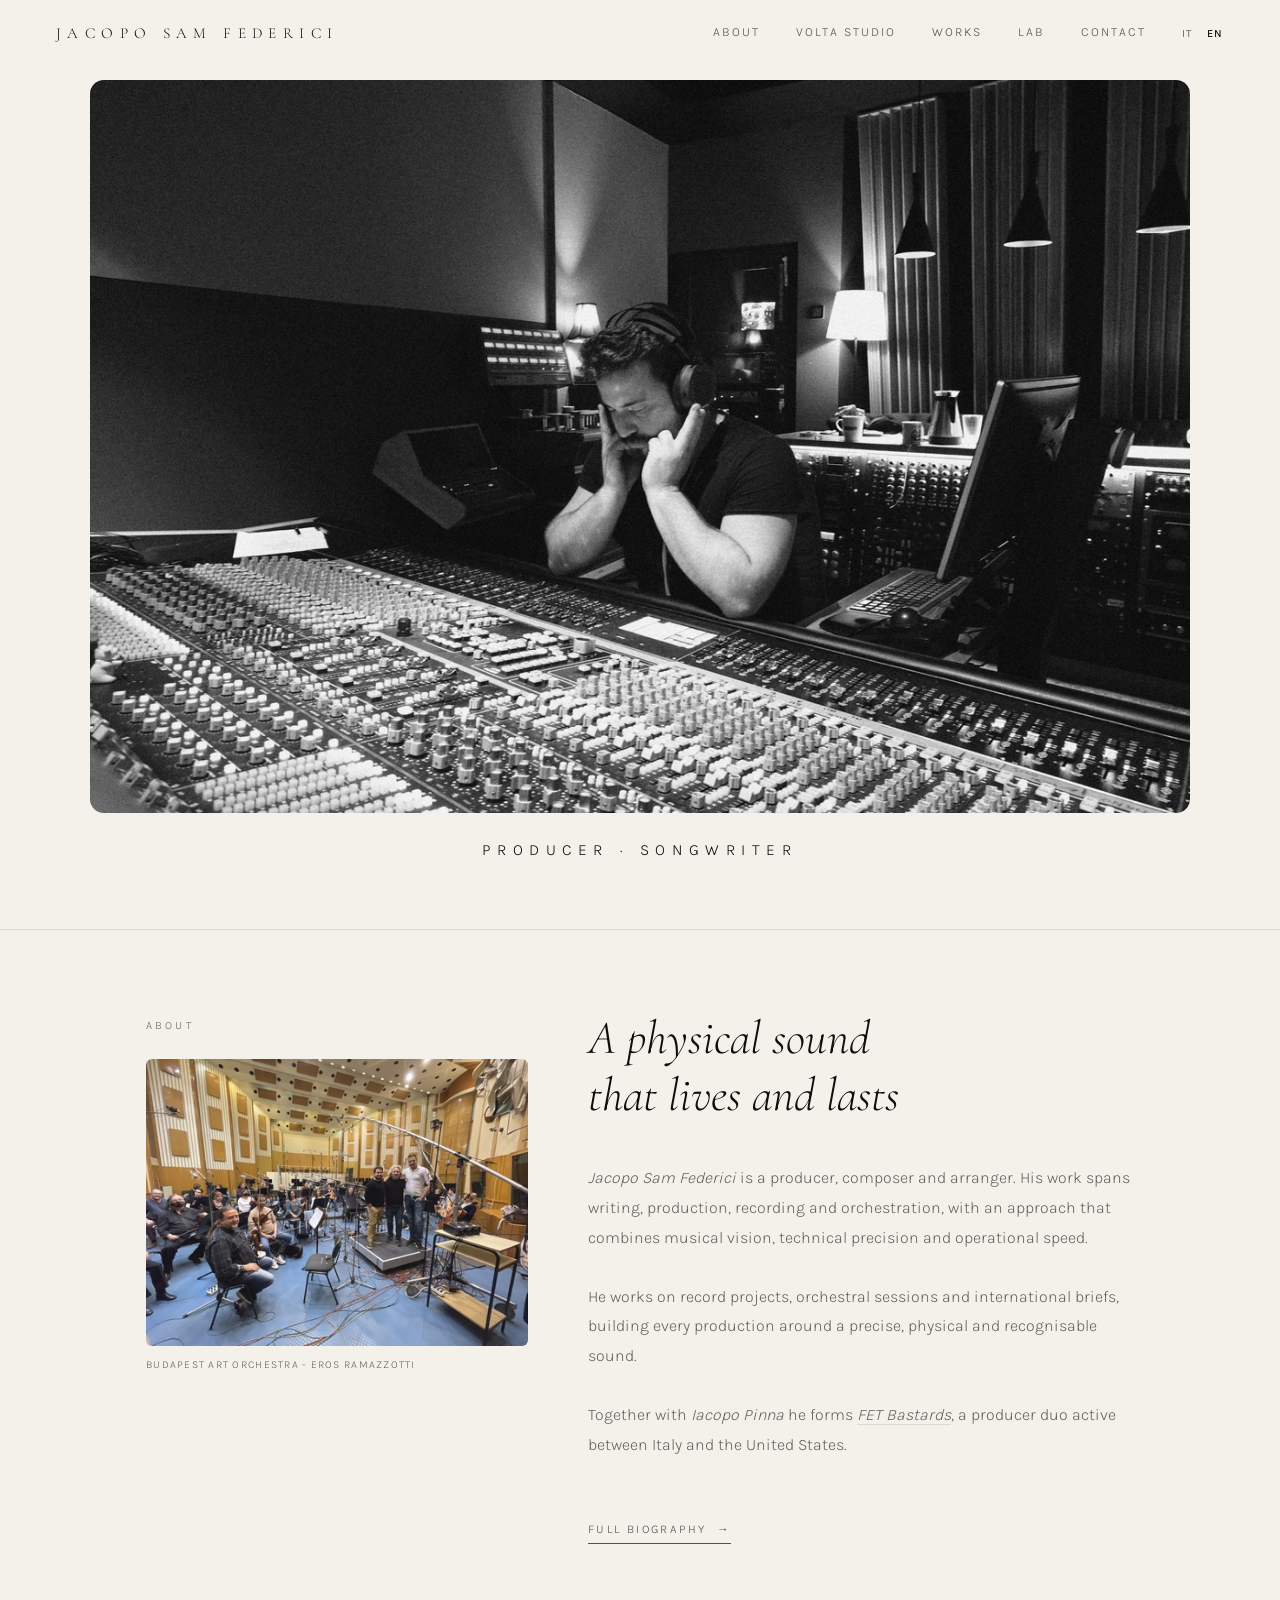
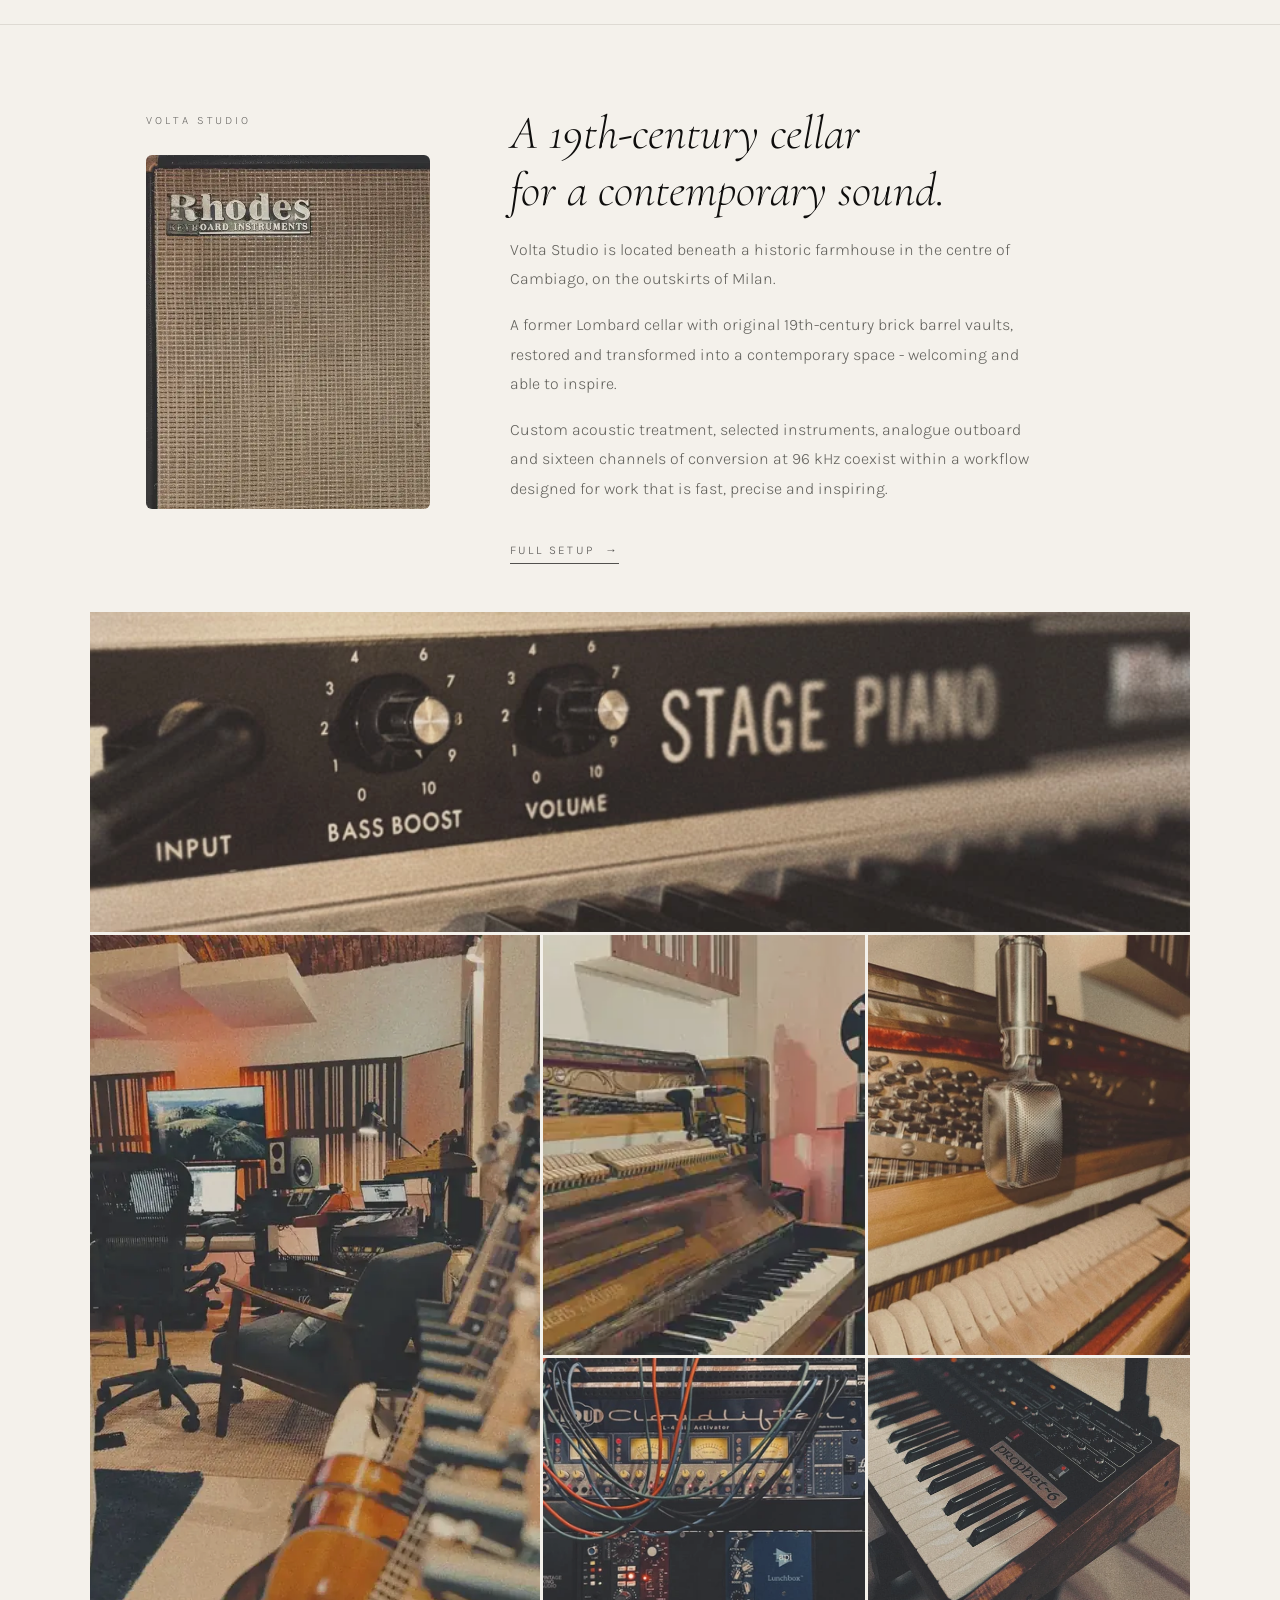
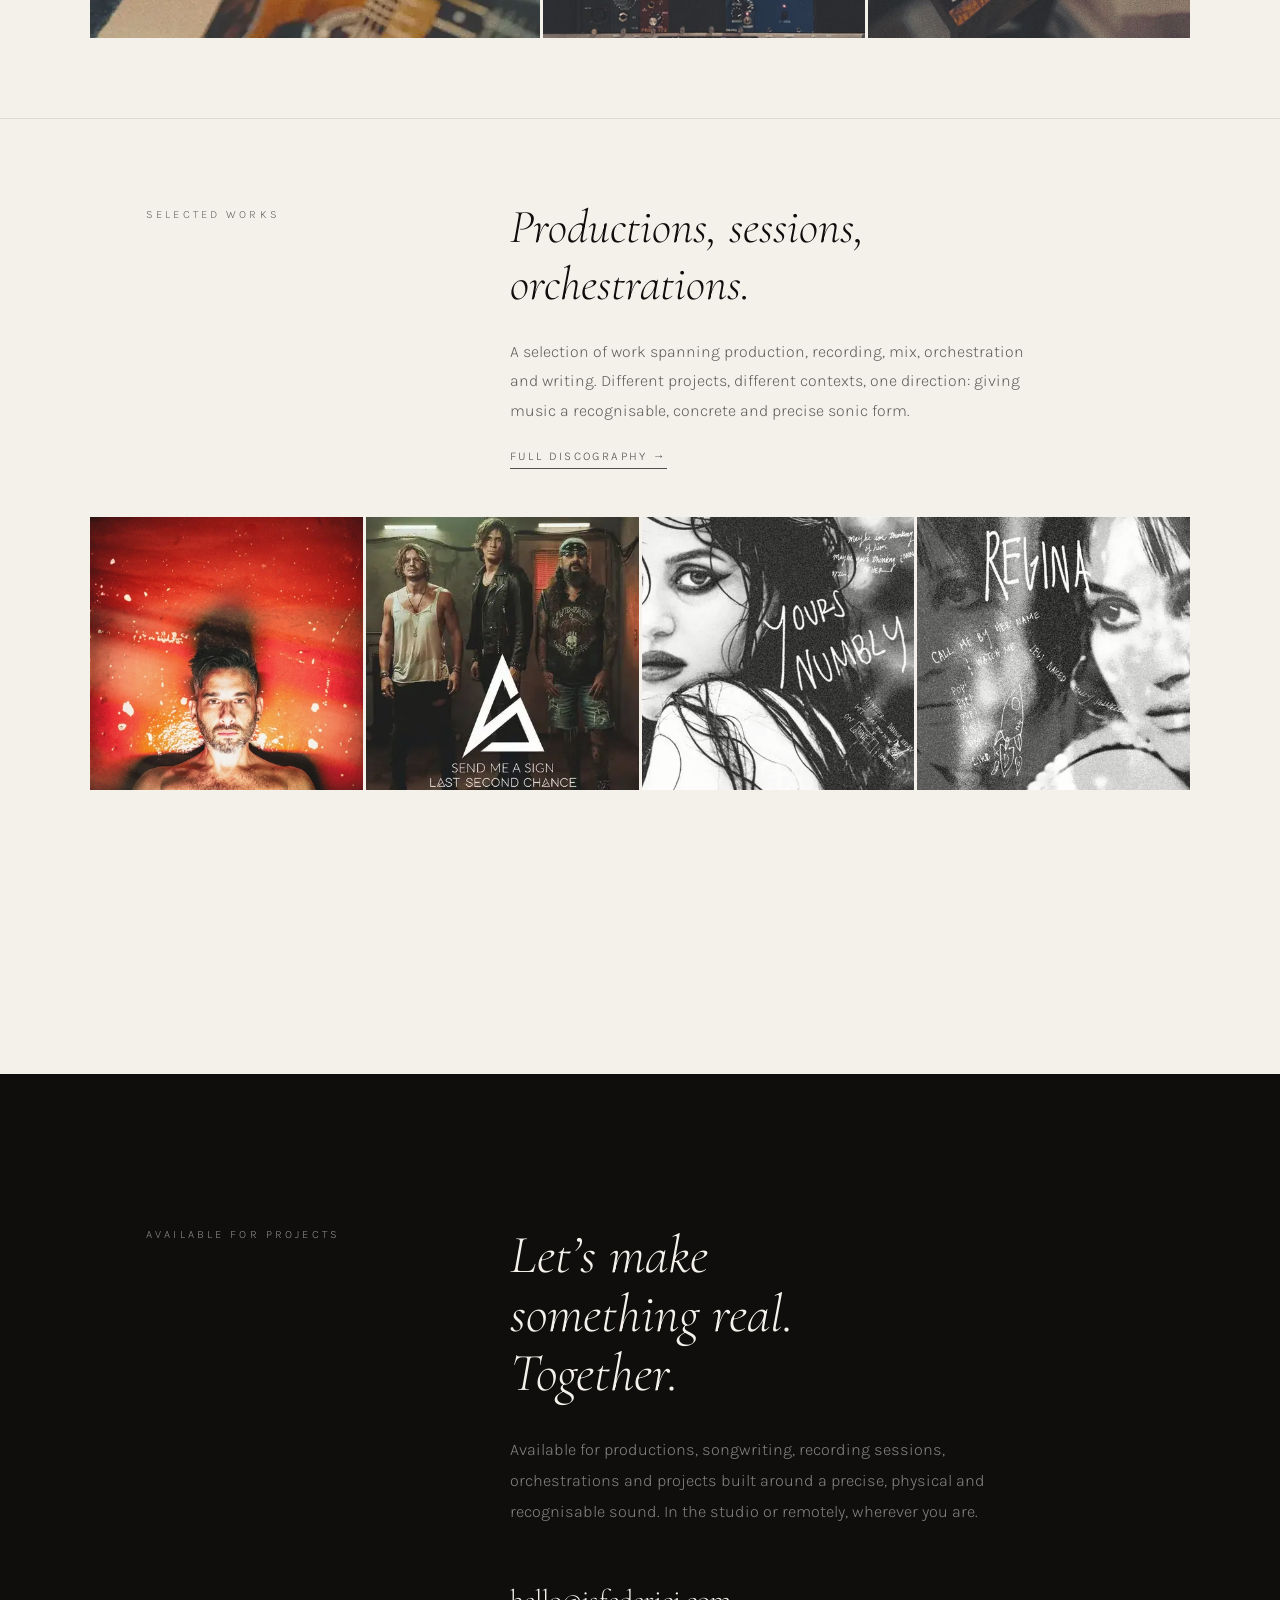
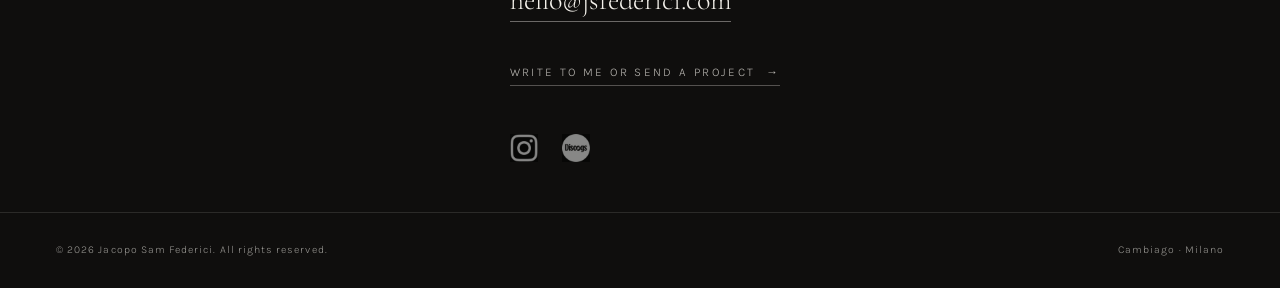
<file: index.html>
<!DOCTYPE html>
<html lang="it">
<head>
  <meta charset="UTF-8">
  <link rel="icon" href="/favicon.ico" sizes="any">
  <link rel="icon" type="image/svg+xml" href="/favicon.svg">
  <link rel="icon" type="image/png" sizes="192x192" href="/favicon-192.png">
  <link rel="apple-touch-icon" href="/apple-touch-icon.png">
  <link rel="manifest" href="/site.webmanifest">
  <link rel="preload" as="image" href="images/idx-hero-1200.webp" imagesrcset="images/idx-hero-768.webp 768w, images/idx-hero-1200.webp 1200w, images/idx-hero-1600.webp 1400w" imagesizes="(max-width:900px) 100vw, 1100px" fetchpriority="high">
  <meta name="viewport" content="width=device-width, initial-scale=1.0">
  <title>Jacopo Sam Federici - Producer, Studio di Registrazione e Produzione Musicale | Milano</title>
  <meta name="description" content="Producer, arrangiatore e compositore a Milano. Volta Studio: produzione discografica, registrazione voce e strumenti, mixaggio, orchestrazioni, sessioni orchestrali e composizione su brief. Sessioni in studio nell'area di Milano e produzioni da remoto in Italia e all'estero.">
  <meta name="keywords" content="studio di registrazione Milano, studio di produzione musicale Milano, produzione discografica, mixaggio, missaggio, orchestrazioni, orchestra, arrangiamenti, jingle, composizione su brief, producer Milano, arrangiatore, musicista di studio, registrazione voce, registrazione strumenti, songwriting, Volta Studio, Cambiago, hinterland Milano, da remoto, FET Bastards">
  <meta name="author" content="Jacopo Sam Federici">
  <meta name="robots" content="index, follow">
  <meta name="geo.region" content="IT-MI">
  <meta name="geo.placename" content="Cambiago, Milano">
  <meta name="geo.position" content="45.5986;9.4079">
  <meta name="ICBM" content="45.5986, 9.4079">
  <meta name="theme-color" content="#0f0e0d">
  <link rel="canonical" href="https://www.jsfederici.com/">

  <!-- Open Graph -->
  <meta property="og:type" content="website">
  <meta property="og:site_name" content="Jacopo Sam Federici">
  <meta property="og:locale:alternate" content="en_US">
  <meta property="og:url" content="https://www.jsfederici.com/">
  <meta property="og:title" content="Jacopo Sam Federici - Producer e Studio di Registrazione a Milano">
  <meta property="og:description" content="Producer, arrangiatore e compositore a Milano. Volta Studio: produzione discografica, registrazione, mixaggio e orchestrazioni. In studio o da remoto.">
  <meta property="og:locale" content="it_IT">
  <meta property="og:image" content="https://www.jsfederici.com/og-image.jpg">
  <meta property="og:image:width" content="1200">
  <meta property="og:image:height" content="630">
  <meta name="twitter:image" content="https://www.jsfederici.com/og-image.jpg">

  <!-- Twitter Card -->
  <meta name="twitter:card" content="summary_large_image">
  <meta name="twitter:title" content="Jacopo Sam Federici - Producer e Studio di Registrazione a Milano">
  <meta name="twitter:description" content="Producer, arrangiatore e compositore a Milano. Volta Studio: produzione discografica, registrazione, mixaggio e orchestrazioni. In studio o da remoto.">
  <link rel="preload" href="/fonts/karla-300.woff2" as="font" type="font/woff2" crossorigin>
  <link rel="preload" href="/fonts/cormorant-300.woff2" as="font" type="font/woff2" crossorigin>
  <link rel="preload" href="/fonts/cormorant-300i.woff2" as="font" type="font/woff2" crossorigin>
  <style>
@font-face{font-family:'Karla';font-style:normal;font-weight:300;font-display:swap;src:url('/fonts/karla-300.woff2') format('woff2')}@font-face{font-family:'Karla';font-style:normal;font-weight:400;font-display:swap;src:url('/fonts/karla-400.woff2') format('woff2')}@font-face{font-family:'Karla';font-style:normal;font-weight:500;font-display:swap;src:url('/fonts/karla-500.woff2') format('woff2')}@font-face{font-family:'Cormorant Garamond';font-style:normal;font-weight:300;font-display:swap;src:url('/fonts/cormorant-300.woff2') format('woff2')}@font-face{font-family:'Cormorant Garamond';font-style:normal;font-weight:400;font-display:swap;src:url('/fonts/cormorant-400.woff2') format('woff2')}@font-face{font-family:'Cormorant Garamond';font-style:normal;font-weight:600;font-display:swap;src:url('/fonts/cormorant-600.woff2') format('woff2')}@font-face{font-family:'Cormorant Garamond';font-style:italic;font-weight:300;font-display:swap;src:url('/fonts/cormorant-300i.woff2') format('woff2')}@font-face{font-family:'Cormorant Garamond';font-style:italic;font-weight:400;font-display:swap;src:url('/fonts/cormorant-400i.woff2') format('woff2')}@font-face{font-family:'Cormorant Garamond';font-style:italic;font-weight:600;font-display:swap;src:url('/fonts/cormorant-600i.woff2') format('woff2')}

    *,*::before,*::after{box-sizing:border-box;margin:0;padding:0}
    html{scroll-behavior:smooth}
    #about,#studio,#works,#contact{scroll-margin-top:90px}
    @media(max-width:768px){#about,#studio,#works,#contact{scroll-margin-top:64px}}
    html,body{overflow-x:hidden;max-width:100vw}
    :root{
      --ink:#0f0e0d;--paper:#f4f1eb;--cream:#ede9e1;
      --dust:#63625d;--rule:#dedad3;
      --serif:"Cormorant Garamond",Georgia,serif;
      --sans:"Karla",sans-serif;
      --max:1100px
    }
    body{background:var(--paper);color:var(--ink);font-family:var(--sans);font-weight:300;line-height:1.75;-webkit-font-smoothing:antialiased}
    img{display:block;max-width:100%}
    a{color:inherit}

    header{
      position:fixed;top:0;left:0;right:0;z-index:200;
      display:flex;justify-content:space-between;align-items:center;
      padding:20px 56px;
      background:rgba(244,241,235,0.92);
      backdrop-filter:blur(12px);-webkit-backdrop-filter:blur(12px);
      border-bottom:none;
    }
    .site-name{
      font-family:var(--serif);
      font-size:0.95rem;
      font-weight:300;
      letter-spacing:0.42em;
      text-decoration:none;
      color:var(--ink);
      text-transform:uppercase;
    }
    nav{display:flex;gap:36px;list-style:none}
    nav a{font-size:0.78rem;letter-spacing:0.16em;text-transform:uppercase;color:var(--ink);text-decoration:none;transition:color 0.2s;opacity:0.7}
    nav a:hover{color:var(--ink)}

    /* ── HERO - immagine centrata con hover overlay ── */
    .hero{
      display:flex;
      flex-direction:column;
      align-items:center;
      padding:80px 56px 0;
    }

    .hero-photo-wrap{
      position:relative;
      width:calc(100% + 112px);
      max-width:var(--max);
      margin:0 -56px;
      overflow:hidden;
      cursor:default;
      border-radius:14px;
      max-height:calc(100vh - 160px);
    }

    .hero-photo-wrap img{
      width:100%;
      height:100%;
      max-height:calc(100vh - 160px);
      object-fit:cover;
      object-position:center 30%;
      display:block;
        transition:opacity 0.4s ease;
    }

    /* Sottotitolo permanente */
    .hero-sub{
      margin-top:24px;
      font-size:0.98rem;
      letter-spacing:0.42em;
      text-transform:uppercase;
      color:var(--ink);
      text-align:center;
      font-weight:300;
    }

    .wrapper{max-width:var(--max);margin:0 auto;padding:0 56px}
    .section-rule{border:none;border-top:1px solid var(--rule)}
    .label{font-size:0.7rem;letter-spacing:0.28em;text-transform:uppercase;color:var(--ink);display:block;opacity:0.6}

    .bio-section{padding:80px 0;display:grid;grid-template-columns:1.4fr 2fr;grid-template-rows:auto 1fr;gap:0 60px;align-items:start;overflow:hidden}
    .bio-label{grid-column:1;grid-row:1;padding-top:6px}
    .bio-text{grid-column:2;grid-row:1/span 2}
    .bio-photo{grid-column:1;grid-row:2;margin-top:24px}
    .bio-photo > div{overflow:hidden;border-radius:6px}
    .bio-photo p{font-size:0.66rem;letter-spacing:0.12em;text-transform:uppercase;color:#63625d;margin-top:10px}
    .bio-text h2{font-family:var(--serif);font-size:clamp(2.1rem,3.7vw,3.4rem);font-weight:300;font-style:italic;line-height:1.2;margin-bottom:40px}
    .bio-text p{font-size:1rem;color:#63625d;line-height:1.85;margin-bottom:24px;max-width:640px}
    .bio-text strong{font-weight:600}

    .studio-section{padding:80px 0 80px}
    .studio-header{display:grid;grid-template-columns:1fr 2.2fr;gap:0 80px;align-items:start;margin-bottom:48px}
    .studio-header > div:first-child{padding-top:6px}
    .studio-header h2{font-family:var(--serif);font-size:clamp(2.1rem,3.7vw,3.2rem);font-weight:300;font-style:italic;line-height:1.2}
    .studio-header p{font-size:1rem;color:#63625d;max-width:520px;line-height:1.85;margin-top:16px}
    .studio-grid{display:grid;grid-template-columns:1.4fr 1fr 1fr;grid-template-rows:420px 280px;gap:3px;margin:0 -56px}
    .sg-item{overflow:hidden;position:relative;background:var(--cream)}
    .sg-item:first-child{grid-row:span 2}
    .sg-item img{width:100%;height:100%;object-fit:cover;opacity:0.92;transition:opacity 0.4s,transform 0.5s}
    .sg-item:hover img{opacity:1;transform:scale(1.04)}
    .sg-caption{position:absolute;bottom:0;left:0;right:0;padding:20px 20px 14px;background:linear-gradient(transparent,rgba(0,0,0,0.48));font-size:0.66rem;letter-spacing:0.2em;text-transform:uppercase;color:rgba(255,255,255,0.75);opacity:0;transition:opacity 0.3s}
    .sg-item:hover .sg-caption{opacity:1}
    .studio-gear{display:grid;grid-template-columns:repeat(3,1fr);margin-top:3px;gap:0 60px;padding-left:80px}
    .gear-col{padding:40px 0}
    
    .gear-col h4{font-size:0.76rem;letter-spacing:0.26em;text-transform:uppercase;color:var(--ink);margin-bottom:20px;opacity:0.8}
    .gear-col ul{list-style:none}
    .gear-col li{font-size:0.93rem;color:var(--ink);padding:5px 0;opacity:0.75;transition:color 0.2s,opacity 0.2s}
    .gear-col li:hover{opacity:1}

    .works-section{padding:80px 0 100px}
    .works-header{display:flex;justify-content:space-between;align-items:baseline;margin-bottom:40px}
    .works-header h2{font-family:var(--serif);font-size:clamp(1.9rem,3.2vw,2.8rem);font-weight:300;font-style:italic}
    .works-header a{font-size:0.7rem;letter-spacing:0.16em;text-transform:uppercase;color:#63625d;text-decoration:none;border-bottom:1px solid var(--rule);padding-bottom:2px;transition:color 0.2s,border-color 0.2s}
    .works-header a:hover{color:var(--ink);border-color:var(--ink)}
    .covers-grid{display:grid;grid-template-columns:repeat(4,1fr);gap:3px;margin:0 -56px 3px}
    .works-player-stack{}
    .works-spotify-strip{margin-top:24px;display:flex;justify-content:center}
    .works-spotify-strip iframe{width:100%;max-width:640px;height:160px;border:none;display:block;border-radius:8px}
    .cover-item{position:relative;overflow:hidden;aspect-ratio:1;background:var(--cream);cursor:pointer;outline:none;-webkit-tap-highlight-color:transparent}
    .cover-item img{width:100%;height:100%;object-fit:cover;opacity:0.92;transition:opacity 0.4s,transform 0.5s}
    .cover-item:hover img,.cover-item.tapped img,.cover-item:focus-visible img{opacity:1;transform:scale(1.04)}
    .cover-caption{position:absolute;inset:0;display:flex;flex-direction:column;justify-content:flex-end;padding:20px;background:linear-gradient(transparent 20%,rgba(0,0,0,0.85));opacity:0;transition:opacity 0.3s}
    .cover-item:hover .cover-caption,.cover-item.tapped .cover-caption,.cover-item:focus-visible .cover-caption{opacity:1}
    .cover-artist{font-family:var(--serif);font-size:1.22rem;font-weight:600;color:#fff;line-height:1.2}
    .cover-title{font-family:var(--serif);font-size:1.07rem;font-style:italic;color:rgba(255,255,255,0.95);margin-top:2px}
    .cover-role{font-size:0.74rem;letter-spacing:0.12em;text-transform:uppercase;color:rgba(255,255,255,0.6);margin-top:6px}
    .cover-placeholder{width:100%;height:100%;display:flex;align-items:center;justify-content:center;background:var(--cream);flex-direction:column;gap:8px;padding:16px}
    .cover-placeholder span{font-family:var(--serif);font-size:0.93rem;color:#63625d;text-align:center;line-height:1.4}
    .cover-placeholder small{font-size:0.64rem;letter-spacing:0.12em;text-transform:uppercase;color:var(--rule)}
    .credits-table{width:100%;border-collapse:collapse;border-top:1px solid var(--rule);margin-top:3px}
    .credits-table tr{border-bottom:1px solid var(--rule);transition:background 0.2s}
    .credits-table tr:hover{background:var(--cream)}
    .credits-table td{padding:16px 0;font-size:0.94rem}
    .credits-table td:first-child{font-family:var(--serif);font-size:1.12rem;font-weight:600;width:26%}
    .credits-table td:nth-child(2){font-family:var(--serif);font-style:italic;color:#63625d;width:32%}
    .credits-table td:nth-child(3){font-size:0.68rem;letter-spacing:0.14em;text-transform:uppercase;color:#63625d;width:30%}
    .credits-table td:last-child{font-size:0.76rem;color:#63625d;opacity:0.55;text-align:right;width:12%}
    .muso-badge{display:flex;align-items:center;padding:24px 0;border-top:1px solid var(--rule);margin-top:3px}
    .muso-badge a{display:inline-flex;align-items:center;gap:10px;font-size:0.74rem;letter-spacing:0.2em;text-transform:uppercase;color:var(--ink);text-decoration:none;opacity:0.7;transition:opacity 0.2s}
    .muso-badge a:hover{color:var(--ink)}
    .muso-badge img{height:18px;width:auto;opacity:0.45;transition:opacity 0.2s}
    .muso-badge a:hover img{opacity:0.9}

    .listen-section{padding:80px 0 140px;display:grid;grid-template-columns:1fr 1.6fr;gap:0 80px;align-items:start}
    .listen-left h2{font-family:var(--serif);font-size:clamp(1.9rem,3.2vw,3rem);font-weight:300;font-style:italic;line-height:1.2;margin-bottom:20px}
    .listen-left p{font-size:0.98rem;color:#63625d;line-height:1.85;max-width:340px}
    .listen-right iframe{width:100%;border:none;display:block}

    .contact-section{padding:96px 0 112px;text-align:center}
    .contact-heading{font-family:var(--serif);font-size:clamp(2.1rem,4.7vw,4.2rem);font-weight:300;font-style:italic;margin-bottom:40px;line-height:1.15}
    .contact-email{font-family:var(--serif);font-size:clamp(1.3rem,2.4vw,1.9rem);font-weight:300;text-decoration:none;color:var(--ink);border-bottom:1px solid var(--ink);padding-bottom:3px;transition:color 0.25s,border-color 0.25s}
    .contact-email:hover{color:#63625d;border-color:var(--dust)}
    .contact-social{display:flex;justify-content:center;align-items:center;gap:28px;margin-top:56px}
    .social-icon{display:inline-flex;width:28px;height:28px;opacity:0.4;transition:opacity 0.25s,transform 0.25s;text-decoration:none}
    .social-icon:hover{opacity:1;transform:scale(1.12)}
    .social-icon img{width:100%;height:100%;object-fit:contain}

    footer{border-top:1px solid var(--rule);padding:28px 56px;display:flex;justify-content:space-between;align-items:center}
    footer p{font-size:0.66rem;letter-spacing:0.1em;color:var(--dust)}
    .footer-social{display:flex;gap:18px;align-items:center}
    .footer-icon{width:16px;height:16px;opacity:0.3;transition:opacity 0.2s;text-decoration:none;display:inline-flex}
    .footer-icon:hover{opacity:0.75}
    .footer-icon img{width:100%;height:100%;object-fit:contain}

    .scroll-top{position:fixed;bottom:32px;right:28px;width:40px;height:40px;background:var(--ink);color:var(--paper);border-radius:50%;display:flex;align-items:center;justify-content:center;cursor:pointer;opacity:0;pointer-events:none;transition:opacity 0.3s;z-index:300;font-size:1.1rem;line-height:1;border:none;padding:0}
    .scroll-top.visible{opacity:0.6;pointer-events:auto}
    .scroll-top:hover{opacity:1}

    @keyframes fadeIn{from{opacity:0;transform:translateY(16px)}to{opacity:1;transform:translateY(0)}}
    .hero-photo-wrap{opacity:1}
    .reveal{opacity:0;transform:translateY(26px);transition:opacity 0.8s ease,transform 0.8s ease}
    .reveal.visible{opacity:1;transform:translateY(0)}

    @media(max-width:900px){
      .hamburger{display:flex !important;align-items:center;justify-content:center} .lang-switch{display:none !important}
      [style*="margin:3px -56px"]{margin:3px -20px 0 !important}
      .hero-photo-wrap{width:calc(100% + 40px) !important;margin:0 -20px !important;max-width:none !important;border-radius:10px !important}
      .hero-photo-wrap img{max-height:calc(100vh - 120px) !important}
      .hero{padding:64px 24px 0 !important}
      *{max-width:100vw}
      .studio-grid{margin:0 -20px !important}
      .covers-grid{margin:0 -20px 3px !important}
      
      .bio-text p{font-size:0.95rem !important;line-height:1.9 !important}
      .bio-text h2{font-size:1.8rem !important}
      .studio-header p{font-size:0.95rem !important;line-height:1.9 !important}
      .gear-col li{font-size:0.95rem !important;padding:7px 0 !important}
      .gear-col h4{font-size:0.72rem !important}
      
      .listen-left p{font-size:0.95rem !important}
      .listen-left h2{font-size:1.6rem !important}
      
      #contact h2{font-size:1.8rem !important}
      #contact p{font-size:0.95rem !important}
      
      .cover-artist{font-size:0.95rem !important}
      .cover-title{font-size:0.82rem !important}
      .cover-role{font-size:0.6rem !important}
      
      .hero-sub{font-size:0.6rem !important}
      
      header{padding:14px 20px !important}
      .site-name{font-size:0.78rem !important}
      
      .label{font-size:0.6rem !important}
      
      .studio-header h2{font-size:1.5rem !important}
      html{font-size:16px}
      .wrapper{padding:0 20px}

      header{padding:14px 20px}
      nav{display:none}
      .site-name{font-size:0.8rem;letter-spacing:0.22em}

      .hero{padding:20px 20px 0}
      .hero-photo-wrap{max-width:100%;border-radius:10px}
      .hero-sub{font-size:0.65rem;letter-spacing:0.25em;margin-top:16px}

      .bio-section{grid-template-columns:1fr;grid-template-rows:auto;gap:12px;padding:52px 0}
      .bio-label{grid-column:1;grid-row:auto;margin-bottom:0;padding-top:0}
      .bio-text{grid-column:1;grid-row:auto;margin-bottom:36px}
      .bio-photo{grid-column:1;grid-row:auto;margin-top:0}
      .bio-text h2{font-size:1.9rem;margin-bottom:24px}
      .bio-text p{font-size:0.92rem;line-height:1.85}

      .studio-section{padding:52px 0 52px}
      .studio-header{grid-template-columns:1fr;gap:12px;margin-bottom:56px}
      .studio-header h2{font-size:1.7rem}
      .studio-header p{font-size:0.92rem;margin-top:10px}

      .studio-grid{
        grid-template-columns:1fr 1fr;
        grid-template-rows:auto;
        margin:0 -20px;
      }
      .studio-banner{margin:3px -20px 3px !important}
      .sg-item{height:180px}
      .sg-item:first-child{grid-row:span 1;height:180px}
      .studio-grid .sg-item:last-child{grid-column:1/-1}

      .studio-gear{grid-template-columns:1fr !important;margin-top:0}
      /* Accordion mobile */
      .studio-gear{padding-left:0 !important}
      .gear-col{padding:0 !important;border-right:none !important;border-bottom:none !important;border-top:1px solid var(--rule) !important}
      .studio-gear:last-of-type .gear-col:last-child{border-bottom:1px solid var(--rule) !important}
      .studio-gear:not(:last-of-type) .gear-col:last-child{border-bottom:none !important}
      .gear-col h4{display:flex;justify-content:space-between;align-items:center;padding:16px 0 !important;cursor:pointer;font-size:0.7rem;margin-bottom:0 !important}
      .gear-col h4::after{content:"＋";font-size:0.9rem;opacity:0.4;transition:transform 0.3s}
      .gear-col.open h4::after{content:"−"}
      .gear-col ul{max-height:0;overflow:hidden;transition:max-height 0.4s ease}
      .gear-col.open ul{max-height:600px}
      .gear-col li{padding:6px 0 !important}
      .gear-col h4{font-size:0.7rem;margin-bottom:14px}
      .gear-col li{font-size:0.92rem;padding:5px 0}
      .gear-col li:last-child{border-bottom:none !important}

      .studio-header[style*="padding:80px"]{grid-template-columns:1fr !important;gap:12px !important;padding:52px 0 24px !important}

      .works-section{padding:52px 0 80px}
      .covers-grid{grid-template-columns:repeat(2,1fr);gap:2px}
      .works-spotify-strip iframe{max-width:100%;height:152px;border-radius:4px}
      .cover-artist{font-size:0.82rem}
      .cover-title{font-size:0.72rem}
      .cover-role{font-size:0.55rem}

      .listen-section{grid-template-columns:1fr;gap:32px 0;padding:52px 0 80px}
      .listen-left h2{font-size:1.7rem}
      .listen-left p{font-size:0.92rem;max-width:100%}
      .listen-right iframe{height:380px;min-height:380px}

      #contact{padding:48px 0 20px !important}
      #contact > div{padding:0 20px !important}
      #contact .reveal{
        grid-template-columns:1fr !important;
        gap:24px 0 !important;
        padding-bottom:32px !important;
      }
      #contact h2{font-size:2.2rem !important;margin-bottom:24px !important}
      #contact p{font-size:0.92rem !important;max-width:100% !important;margin-bottom:32px !important}
      #contact a[href^="mailto"]{font-size:1.2rem !important}
      #contact-social{justify-content:center !important;margin-top:20px !important}
      
      #contact > div > div:last-child{
        flex-direction:column !important;
        gap:8px !important;
        text-align:center !important;
        padding-top:18px !important;
      }

      [class="studio-header reveal"]{grid-template-columns:1fr !important;gap:12px !important}

      [style*="padding:56px 0 56px"]{font-size:0.9rem !important}

      /* footer mobile: unica riga centrata */
      #contact #contact-footer-bar{margin-top:24px !important;padding:28px 20px !important;border-top-color:rgba(244,241,235,0.28) !important;justify-content:center !important;align-items:center !important;gap:0 !important;flex-wrap:wrap !important}
      #contact-footer-bar>p{font-size:0.6rem !important;letter-spacing:0.1em !important;margin:0 !important;text-align:center !important;color:rgba(244,241,235,0.6) !important}
      #contact-footer-bar>p::after{content:"Cambiago · Milano";display:block;margin-top:3px}
      #contact-footer-bar>div{display:none !important}
    }
  
    /* ── HAMBURGER & MOBILE MENU ── */
    .hamburger{display:none;background:none;border:none;cursor:pointer;padding:8px;width:38px;height:38px;position:relative;z-index:250}
    .hamburger span{display:block;width:22px;height:1.5px;background:var(--ink);margin:5px auto;transition:transform 0.3s,opacity 0.3s}
    .hamburger.open span:nth-child(1){transform:translateY(6.5px) rotate(45deg)}
    .hamburger.open span:nth-child(2){opacity:0}
    .hamburger.open span:nth-child(3){transform:translateY(-6.5px) rotate(-45deg)}
    .mobile-menu{position:fixed;inset:0;background:rgba(244,241,235,0.985);backdrop-filter:blur(14px);z-index:220;display:none;flex-direction:column;align-items:center;justify-content:center;gap:32px;padding:48px 24px}
    .mobile-menu.open{display:flex}
    .mobile-nav{display:flex;flex-direction:column;gap:24px;align-items:center;text-align:center}
    .mobile-nav a{font-family:var(--serif);font-style:italic;font-size:1.8rem;color:var(--ink);text-decoration:none;font-weight:300;letter-spacing:-0.005em}
    .mobile-nav a:hover,.mobile-nav a:focus{opacity:0.65}
    .mobile-lang{display:flex;gap:14px;align-items:center;margin-top:24px;font-family:var(--sans)}
    .mobile-lang button{font-size:0.78rem;letter-spacing:0.18em;text-transform:uppercase;background:none;border:none;cursor:pointer;color:var(--ink);padding:6px 4px;opacity:0.55}
    .mobile-lang button.active{opacity:1;font-weight:500;border-bottom:1px solid var(--ink);padding-bottom:4px}
    .mobile-lang span{color:var(--rule);font-size:0.78rem}

  </style>
  <script type="application/ld+json">
  {
    "@context": "https://schema.org",
    "@graph": [
      {
        "@type": "WebSite",
        "@id": "https://www.jsfederici.com/#website",
        "url": "https://www.jsfederici.com/",
        "name": "Jacopo Sam Federici",
        "inLanguage": ["it-IT", "en"],
        "publisher": { "@id": "https://www.jsfederici.com/#person" }
      },
      {
        "@type": "Person",
        "@id": "https://www.jsfederici.com/#person",
        "name": "Jacopo Sam Federici",
        "jobTitle": "Music Producer, Songwriter, Arranger",
        "url": "https://www.jsfederici.com/",
        "image": "https://www.jsfederici.com/og-image.jpg",
        "sameAs": [
          "https://www.instagram.com/jsfederici/",
          "https://www.instagram.com/fetbastards/",
          "https://www.discogs.com/artist/6352539-Jacopo-Federici"
        ],
        "knowsAbout": [
          "Produzione musicale", "Produzione discografica", "Recording",
          "Registrazione voce", "Registrazione strumenti", "Mixaggio",
          "Songwriting", "Arrangiamento", "Orchestrazione",
          "Sessioni orchestrali", "Composizione su brief", "Jingle"
        ],
        "worksFor": { "@id": "https://www.jsfederici.com/#fetbastards" },
        "address": {
          "@type": "PostalAddress",
          "addressLocality": "Cambiago",
          "addressRegion": "MI",
          "addressCountry": "IT"
        }
      },
      {
        "@type": ["LocalBusiness", "ProfessionalService"],
        "@id": "https://www.jsfederici.com/#studio",
        "name": "Volta Studio \u2014 Jacopo Sam Federici",
        "alternateName": ["Volta Studio", "Volta Studio Milano"],
        "description": "Studio di registrazione e produzione musicale a Cambiago, alle porte di Milano. Produzione discografica, registrazione voce e strumenti, mixaggio, orchestrazioni, sessioni orchestrali e composizione su brief. Sessioni in studio nell'area milanese e produzioni da remoto in Italia e all'estero.",
        "url": "https://www.jsfederici.com/",
        "image": "https://www.jsfederici.com/og-image.jpg",
        "email": "hello@jsfederici.com",
        "priceRange": "$$",
        "founder": { "@id": "https://www.jsfederici.com/#person" },
        "address": {
          "@type": "PostalAddress",
          "addressLocality": "Cambiago",
          "addressRegion": "MI",
          "postalCode": "20040",
          "addressCountry": "IT"
        },
        "geo": { "@type": "GeoCoordinates", "latitude": 45.5986, "longitude": 9.4079 },
        "areaServed": [
          { "@type": "City", "name": "Milano" },
          { "@type": "AdministrativeArea", "name": "Citt\u00e0 Metropolitana di Milano" },
          { "@type": "City", "name": "Monza" },
          { "@type": "AdministrativeArea", "name": "Monza e Brianza" },
          { "@type": "City", "name": "Cambiago" },
          { "@type": "City", "name": "Gorgonzola" },
          { "@type": "City", "name": "Cernusco sul Naviglio" },
          { "@type": "City", "name": "Sesto San Giovanni" },
          { "@type": "City", "name": "Vimercate" },
          { "@type": "City", "name": "Segrate" },
          { "@type": "AdministrativeArea", "name": "Lombardia" },
          { "@type": "Country", "name": "Italia" }
        ],
        "serviceType": [
          "Produzione discografica", "Registrazione", "Mixaggio",
          "Orchestrazione", "Sessioni orchestrali", "Songwriting",
          "Composizione su brief", "Jingle", "Arrangiamento"
        ],
        "availableChannel": {
          "@type": "ServiceChannel",
          "name": "Produzione e collaborazioni da remoto",
          "serviceLocation": { "@type": "VirtualLocation", "url": "https://www.jsfederici.com/" }
        },
        "hasOfferCatalog": {
          "@type": "OfferCatalog",
          "name": "Servizi di produzione musicale",
          "itemListElement": [
            { "@type": "Offer", "itemOffered": { "@type": "Service", "name": "Produzione discografica musicale", "areaServed": "IT" } },
            { "@type": "Offer", "itemOffered": { "@type": "Service", "name": "Registrazione voce e strumenti", "areaServed": "Milano" } },
            { "@type": "Offer", "itemOffered": { "@type": "Service", "name": "Mixaggio / Missaggio", "areaServed": "IT" } },
            { "@type": "Offer", "itemOffered": { "@type": "Service", "name": "Orchestrazione e arrangiamento", "areaServed": "IT" } },
            { "@type": "Offer", "itemOffered": { "@type": "Service", "name": "Sessioni orchestrali", "areaServed": "IT" } },
            { "@type": "Offer", "itemOffered": { "@type": "Service", "name": "Composizione su brief", "areaServed": "IT" } },
            { "@type": "Offer", "itemOffered": { "@type": "Service", "name": "Jingle e musica per pubblicit\u00e0", "areaServed": "IT" } },
            { "@type": "Offer", "itemOffered": { "@type": "Service", "name": "Songwriting", "areaServed": "IT" } },
            { "@type": "Offer", "itemOffered": { "@type": "Service", "name": "Musicista di studio / session", "areaServed": "Milano" } }
          ]
        }
      },
      {
        "@type": "MusicGroup",
        "@id": "https://www.jsfederici.com/#fetbastards",
        "name": "FET Bastards",
        "url": "https://www.instagram.com/fetbastards/",
        "member": { "@id": "https://www.jsfederici.com/#person" }
      }
    ]
  }
  </script>
<script>
(function(){
  if(!location.hash) return;
  var s=document.createElement('style');
  s.id='hash-nav-hide';
  s.textContent='body{opacity:0!important;pointer-events:none}';
  document.head.appendChild(s);
  document.addEventListener('DOMContentLoaded',function(){
    document.documentElement.style.scrollBehavior='auto';
    var el=document.querySelector(location.hash);
    if(el){
      var top=el.getBoundingClientRect().top+window.pageYOffset-90;
      window.scrollTo(0,top);
    }
    var hide=document.getElementById('hash-nav-hide');
    if(hide) hide.remove();
    requestAnimationFrame(function(){
      document.documentElement.style.scrollBehavior='';
    });
  });
})();
</script>
</head>
<body>

<!-- HEADER -->
<header>
<h1 style="position:absolute;width:1px;height:1px;overflow:hidden;clip:rect(0,0,0,0);white-space:nowrap;">Jacopo Sam Federici - Producer e Studio di Registrazione Milano</h1>
  <a href="#" class="site-name">Jacopo Sam Federici</a>
  <div style="display:flex;align-items:center;gap:36px;">
    <nav>
      <a href="#about" data-i18n="nav_about">Bio</a>
      <a href="#studio" data-i18n="nav_studio">Volta Studio</a>
      <a href="#works" data-i18n="nav_works">Lavori</a>
      <a href="talkback.html" data-i18n="nav_lab">Lab</a>
      <a href="#contact" data-i18n="nav_contact">Contatti</a>
    </nav>
    <div style="display:flex;gap:6px;align-items:center;">
      <button id="btn-it" onclick="setLang('it')" style="font-size:0.68rem;letter-spacing:0.14em;text-transform:uppercase;background:none;border:none;cursor:pointer;font-family:var(--sans);color:var(--ink);opacity:1;font-weight:500;padding:0;">IT</button>
      <span style="color:var(--rule);font-size:0.7rem;">·</span>
      <button id="btn-en" onclick="setLang('en')" style="font-size:0.68rem;letter-spacing:0.14em;text-transform:uppercase;background:none;border:none;cursor:pointer;font-family:var(--sans);color:#63625d;font-weight:400;padding:0;">EN</button>
    </div>
    <button class="hamburger" aria-label="Apri menù" aria-expanded="false" onclick="toggleMobileMenu()"><span></span><span></span><span></span></button>
  </div>
</header>
<!-- ===== MOBILE MENU (drawer) ===== -->
<div class="mobile-menu" id="mobile-menu" aria-hidden="true">
  <nav class="mobile-nav">
      <a href="#about" data-i18n="nav_about">Bio</a>
      <a href="#studio" data-i18n="nav_studio">Volta Studio</a>
      <a href="#works" data-i18n="nav_works">Lavori</a>
      <a href="talkback.html" data-i18n="nav_lab">Lab</a>
      <a href="#contact" data-i18n="nav_contact">Contatti</a>
  </nav>
  <div class="mobile-lang">
    <button onclick="mobileLangClick('it')" id="m-btn-it">IT</button>
    <span>·</span>
    <button onclick="mobileLangClick('en')" id="m-btn-en">EN</button>
  </div>
</div>
<!-- ===== FINE MOBILE MENU ===== -->


<main>

<!-- HERO - foto centrata con hover -->
<div class="hero">
  <div class="hero-photo-wrap">
    <img loading="eager" alt="Jacopo Sam Federici" src="images/idx-hero-1200.webp" srcset="images/idx-hero-768.webp 768w, images/idx-hero-1200.webp 1200w, images/idx-hero-1600.webp 1400w" sizes="(max-width:900px) 100vw, 1100px" width="1200" height="800" fetchpriority="high" decoding="async">
    <div class="hero-overlay">
    </div>
  </div>
  <p class="hero-sub" data-i18n="hero_sub">Producer · Songwriter</p>
</div>

<!-- BIO -->
<section id="about"><hr class="section-rule" style="margin-top:64px;">
<div class="wrapper"><div class="bio-section reveal">
  <div class="bio-label">
        <span class="label" data-i18n="about_label">Bio</span>
      </div>
  <div class="bio-text">
    <h2 id="t-bio-heading" data-i18n="bio_heading">Un suono fisico,<br>che vive e rimane</h2>
    <p class="t-it"><em>Jacopo Sam Federici</em> è un producer, composer e arrangiatore. Il suo lavoro attraversa scrittura, produzione, recording e orchestrazione, con un approccio che unisce visione musicale, precisione tecnica e rapidità operativa.<br><br>Lavora su progetti discografici, sessioni orchestrali e brief internazionali, costruendo ogni produzione intorno a un suono preciso, fisico e riconoscibile.<br><br>Insieme a <em>Iacopo Pinna</em> dà vita ai <em><a href="https://www.instagram.com/fetbastards/" target="_blank" style="color:inherit;border-bottom:1px solid var(--rule);text-decoration:none;">FET Bastards</a></em>, duo di producer attivo tra Italia e Stati Uniti.</p>
    <p class="t-en" style="display:none"><em>Jacopo Sam Federici</em> is a producer, composer and arranger. His work spans writing, production, recording and orchestration, with an approach that combines musical vision, technical precision and operational speed.<br><br>He works on record projects, orchestral sessions and international briefs, building every production around a precise, physical and recognisable sound.<br><br>Together with <em>Iacopo Pinna</em> he forms <em><a href="https://www.instagram.com/fetbastards/" target="_blank" style="color:inherit;border-bottom:1px solid var(--rule);text-decoration:none;">FET Bastards</a></em>, a producer duo active between Italy and the United States.</p>
    <a href="biography.html" style="display:inline-flex;align-items:center;gap:10px;margin-top:36px;font-size:0.74rem;letter-spacing:0.2em;text-transform:uppercase;color:var(--ink);text-decoration:none;border-bottom:1px solid var(--ink);padding-bottom:3px;transition:opacity 0.2s;opacity:0.7;" onmouseover="this.style.opacity=1" onmouseout="this.style.opacity=0.7" data-i18n="full_bio_link">Biografia completa &nbsp;→</a>
  </div>
  <div class="bio-photo">
    <div><img alt="Budapest Art Orchestra - Eros Ramazzotti" style="width:100%;height:auto;display:block;opacity:0.92;" src="images/idx-03.webp" srcset="images/idx-03-sm.webp 440w, images/idx-03.webp 780w" sizes="(max-width:900px) 100vw, 440px" width="780" height="585" loading="lazy" decoding="async"></div>
    <p>Budapest Art Orchestra - Eros Ramazzotti</p>
  </div>
</div></div></section>

<!-- STUDIO -->
<section id="studio"><hr class="section-rule">
<div class="wrapper"><div class="studio-section">
  <div class="studio-header reveal">
    <div>
      <span class="label" data-i18n="studio_label">Volta Studio</span>
      <div style="margin-top:24px;overflow:hidden;border-radius:6px;">
        <img alt="Rhodes Keyboard Instruments" style="width:100%;height:auto;display:block;opacity:0.92;" src="images/idx-04.webp" srcset="images/idx-04-sm.webp 320w, images/idx-04.webp 512w" sizes="(max-width:900px) 100vw, 350px" width="512" height="640" loading="lazy" decoding="async">
      </div>
    </div>
    <div>
      <h2 data-i18n="studio_heading">Una cantina del XIX secolo<br>per un suono contemporaneo.</h2>
      <p class="t-it">Volta Studio si trova sotto una cascina storica nel centro di Cambiago, alle porte di Milano.</p>
      <p class="t-en" style="display:none">Volta Studio is located beneath a historic farmhouse in the centre of Cambiago, on the outskirts of Milan.</p>
      
      <p class="t-it" style="margin-top:16px;">Un'ex cantina lombarda con volte a botte in mattoni originali del XIX secolo, restaurata e trasformata in uno spazio contemporaneo, accogliente e capace di ispirare.</p>
      <p class="t-en" style="display:none;margin-top:16px;">A former Lombard cellar with original 19th-century brick barrel vaults, restored and transformed into a contemporary space - welcoming and able to inspire.</p>

      <p class="t-it" style="margin-top:16px;">Trattamento acustico custom, strumenti selezionati, outboard analogico e sedici canali di conversione a 96 kHz convivono in un workflow pensato per lavorare in modo rapido, preciso e stimolante.</p>
      <p class="t-en" style="display:none;margin-top:16px;">Custom acoustic treatment, selected instruments, analogue outboard and sixteen channels of conversion at 96 kHz coexist within a workflow designed for work that is fast, precise and inspiring.</p>
      <a href="setup.html" data-i18n="setup_link" style="display:inline-block;margin-top:36px;font-size:0.74rem;letter-spacing:0.2em;text-transform:uppercase;color:var(--ink);text-decoration:none;border-bottom:1px solid var(--ink);padding-bottom:3px;transition:opacity 0.2s;opacity:0.7;" onmouseover="this.style.opacity=1" onmouseout="this.style.opacity=0.7">Setup completo &nbsp;→</a>
      

    </div>
  </div>
  <div class="studio-banner" style="margin:3px -56px 3px;overflow:hidden;">
    <img alt="Stage piano" style="width:100%;height:320px;object-fit:cover;object-position:center 38%;display:block;opacity:0.92;" src="images/idx-05.webp" srcset="images/idx-05-sm.webp 424w, images/idx-05.webp 847w" sizes="(max-width:900px) 100vw, 850px" width="847" height="1060" loading="lazy" decoding="async">
  </div>
  <div class="studio-grid reveal">
    <div class="sg-item"><img alt="Volta Studio - control room" src="images/idx-06.webp" width="848" height="1060" loading="lazy" decoding="async" srcset="images/idx-06-sm.webp 720w, images/idx-06.webp 848w" sizes="(max-width:900px) 50vw, 452px"></div>
    <div class="sg-item"><img alt="Fuchs piano - Revox A77" src="images/idx-07.webp" width="1060" height="795" loading="lazy" decoding="async" srcset="images/idx-07-sm.webp 430w, images/idx-07.webp 1060w" sizes="(max-width:900px) 50vw, 323px"></div>
    <div class="sg-item"><img alt="Ribbon mic inside piano" src="images/idx-08.webp" srcset="images/idx-08-sm.webp 360w, images/idx-08.webp 560w" sizes="(max-width:900px) 50vw, 360px" width="560" height="700" loading="lazy" decoding="async"></div>
    <div class="sg-item"><img alt="Rack - Cloudlifter, API" src="images/idx-09.webp" srcset="images/idx-09-sm.webp 360w, images/idx-09.webp 560w" sizes="(max-width:900px) 50vw, 360px" width="560" height="700" loading="lazy" decoding="async"></div>
    <div class="sg-item"><img alt="Prophet-6 - Moog" src="images/idx-10.webp" srcset="images/idx-10-sm.webp 450w, images/idx-10.webp 900w" sizes="(max-width:900px) 50vw, 452px" width="900" height="540" loading="lazy" decoding="async"></div>

  </div>
</div></div></section>

<!-- WORKS -->
<section id="works" style="overflow:hidden"><hr class="section-rule">
<div class="wrapper"><div class="works-section">
  <div class="studio-header reveal">
    <div><span class="label" data-i18n="works_label">Lavori selezionati</span></div>
    <div>
      <h2 id="works-heading" data-i18n="works_heading" style="font-family:var(--serif);font-size:clamp(2.1rem,3.7vw,3.2rem);font-weight:300;font-style:italic;line-height:1.2;margin-bottom:24px;">Produzioni, sessioni,<br>orchestrazioni.</h2>
      <p class="t-it" style="font-size:1rem;color:#63625d;max-width:520px;line-height:1.85;">Una selezione di lavori che attraversa produzione, recording, mix, orchestrazione e scrittura. Progetti diversi, contesti diversi, un'unica direzione: dare alla musica una forma sonora riconoscibile, concreta e precisa.</p><p class="t-en" style="display:none;font-size:1rem;color:#63625d;max-width:520px;line-height:1.85;">A selection of work spanning production, recording, mix, orchestration and writing. Different projects, different contexts, one direction: giving music a recognisable, concrete and precise sonic form.</p>
      <a href="discografia.html" style="display:inline-block;margin-top:20px;font-size:0.74rem;letter-spacing:0.2em;text-transform:uppercase;color:var(--ink);text-decoration:none;border-bottom:1px solid var(--ink);padding-bottom:2px;opacity:0.7;transition:opacity 0.2s;" data-i18n="discography_link">Discografia completa →</a>
    </div>
  </div>
  <div class="works-player-stack reveal">
    <div class="covers-grid">

    <!-- ── PRODUCTIONS ── -->
    <figure class="cover-item" data-href="https://open.spotify.com/intl-it/album/3oc2U6EouvUgxWAoCAos3y?si=0a4GmnkdT5i0mZKR-IoxGg" role="link" tabindex="0"><img alt="Pollio - Dopo la bomba" src="images/idx-11.webp" width="420" height="420" loading="lazy" decoding="async"><figcaption class="cover-caption"><span class="cover-artist">Pollio</span><span class="cover-title">Dopo la bomba</span><span class="cover-role">Producer</span></figcaption></figure>
    <figure class="cover-item" data-href="https://open.spotify.com/intl-it/album/3sFEfOP6YUrndysnZeMaiT?si=11b43482affd43cf" role="link" tabindex="0"><img alt="Last Second Chance - Send Me A Sign" src="images/idx-12.webp" width="420" height="420" loading="lazy" decoding="async"><figcaption class="cover-caption"><span class="cover-artist">Last Second Chance</span><span class="cover-title">Send Me A Sign</span><span class="cover-role">Co-Producer</span></figcaption></figure>
    <figure class="cover-item" data-href="https://open.spotify.com/intl-it/track/6B01KM5UN3gv5hbGBqjlGn?si=2d4995df1abd4f4c" role="link" tabindex="0"><img alt="Gabriella Marinaro - Yours Numbly" src="images/idx-13.webp" width="420" height="420" loading="lazy" decoding="async"><figcaption class="cover-caption"><span class="cover-artist">Gabriella Marinaro</span><span class="cover-title">Yours Numbly</span><span class="cover-role">Producer · Composer</span></figcaption></figure>
    <figure class="cover-item" data-href="https://open.spotify.com/intl-it/track/36d0TZYDlE17jwLvZJIrHs?si=fa40877d9db14629" role="link" tabindex="0"><img alt="Gabriella Marinaro - Regina" src="images/idx-14.webp" width="420" height="420" loading="lazy" decoding="async"><figcaption class="cover-caption"><span class="cover-artist">Gabriella Marinaro</span><span class="cover-title">Regina</span><span class="cover-role">Producer</span></figcaption></figure>
  <div id="future-works" style="display:none"><!-- future-works -->
    <figure class="cover-item" data-href="https://open.spotify.com/intl-it/track/4xcrZN6V7Nzj22rPkbQKYr?si=b994b29eb71f484e" role="link" tabindex="0"><img alt="Gabriella Marinaro - How To Love" src="images/idx-15.webp" width="420" height="420" loading="lazy" decoding="async"><figcaption class="cover-caption"><span class="cover-artist">Gabriella Marinaro</span><span class="cover-title">How To Love</span><span class="cover-role">Producer</span></figcaption></figure>
    <figure class="cover-item" data-href="https://open.spotify.com/intl-it/track/58oa6ePZANG3KY3yVXS5dn?si=7c4c3495b523472f" role="link" tabindex="0"><img alt="rache. - Into This" src="images/idx-16.webp" width="420" height="420" loading="lazy" decoding="async"><figcaption class="cover-caption"><span class="cover-artist">rache.</span><span class="cover-title">Into This</span><span class="cover-role">Producer · Composer</span></figcaption></figure>
    <figure class="cover-item" data-href="https://open.spotify.com/intl-it/track/2mVKF1x12yALLklESC4FJg?si=9dfd126c85124832" role="link" tabindex="0"><img alt="isla - Berlino" src="images/idx-17.webp" width="420" height="420" loading="lazy" decoding="async"><figcaption class="cover-caption"><span class="cover-artist">isla</span><span class="cover-title">Berlino / Canzone Per Dimenticare</span><span class="cover-role">Producer · Mix · Master</span></figcaption></figure>
    <figure class="cover-item" data-href="https://open.spotify.com/intl-it/track/2gL55y8gWonY55sLZYVq3C?si=59ef2451545c450a" role="link" tabindex="0"><img alt="STF - nobody" src="images/idx-18.webp" width="420" height="420" loading="lazy" decoding="async"><figcaption class="cover-caption"><span class="cover-artist">STF, FET BASTARDs</span><span class="cover-title">nobody</span><span class="cover-role">Producer</span></figcaption></figure>
    <figure class="cover-item" data-href="https://open.spotify.com/intl-it/track/4wLxwM3ALOGnRr0Xc1kKgg?si=1160c9d3b23d47ba" role="link" tabindex="0"><img alt="Manuel Finotti - Forse Dovremmo Parlare" src="images/idx-19.webp" width="420" height="420" loading="lazy" decoding="async"><figcaption class="cover-caption"><span class="cover-artist">Manuel Finotti</span><span class="cover-title">Forse Dovremmo Parlare</span><span class="cover-role">Producer · Composer · Mix</span></figcaption></figure>

    <!-- ── MUSICIAN ── -->
    <figure class="cover-item" data-href="https://open.spotify.com/intl-it/album/3HsOqLWPTRJGhX1FGAsEMM?si=_aplYaQ6Tg23ZibrrnAs5w" role="link" tabindex="0"><img alt="Marco Carta - Tieniti Forte" src="images/idx-20.webp" width="420" height="420" loading="lazy" decoding="async"><figcaption class="cover-caption"><span class="cover-artist">Marco Carta</span><span class="cover-title">Tieniti Forte</span><span class="cover-role">Acoustic Guitar</span></figcaption></figure>
    <figure class="cover-item" data-href="https://open.spotify.com/intl-it/track/4JJPB2xUtNwZ07OytVa73J?si=dfbea14f4ac14a29" role="link" tabindex="0"><img alt="dile - Rewind" src="images/idx-21.webp" width="420" height="420" loading="lazy" decoding="async"><figcaption class="cover-caption"><span class="cover-artist">dile</span><span class="cover-title">Rewind</span><span class="cover-role">Piano</span></figcaption></figure>
    <figure class="cover-item" data-href="https://open.spotify.com/intl-it/album/45FBhILpUCTHHPtamSd8P9?si=KcH2MvDqRvOpP2fhYBrsTg" role="link" tabindex="0"><img alt="Mox - Figurati l'amore" src="images/idx-22.webp" width="420" height="420" loading="lazy" decoding="async"><figcaption class="cover-caption"><span class="cover-artist">Mox</span><span class="cover-title">Figurati l'amore</span><span class="cover-role">Arranger</span></figcaption></figure>

    <!-- ── ENGINEER / MIX ── -->
    <figure class="cover-item" data-href="https://open.spotify.com/intl-it/album/14BbxMmEwA5iobxv4NZykX?si=vcUeNU56R6ykzAAmxfq1qA" role="link" tabindex="0"><img alt="Renato Zero - Zerosettanta Vol.2" src="images/idx-23.webp" width="420" height="420" loading="lazy" decoding="async"><figcaption class="cover-caption"><span class="cover-artist">Renato Zero</span><span class="cover-title">Zerosettanta Vol.2</span><span class="cover-role">Engineer</span></figcaption></figure>
    <figure class="cover-item" data-href="https://open.spotify.com/intl-it/album/3ndzRNxUxwpUoNAfs3UgCG?si=VipDx4x_RyqmP-Kz4UAWhg" role="link" tabindex="0"><img alt="Eros Ramazzotti - Battito Infinito" src="images/idx-24.webp" width="420" height="420" loading="lazy" decoding="async"><figcaption class="cover-caption"><span class="cover-artist">Eros Ramazzotti</span><span class="cover-title">Battito Infinito</span><span class="cover-role">Orchestral Management · Score Preparation</span></figcaption></figure>
    <figure class="cover-item" data-href="https://open.spotify.com/intl-it/album/2FLQ6iRvDiJFfhdgWyuBM0?si=PcC5vKbPSA6OReyd1EAlYw" role="link" tabindex="0"><img alt="Raf Tozzi - Due, la nostra storia" src="images/idx-25.webp" width="420" height="420" loading="lazy" decoding="async"><figcaption class="cover-caption"><span class="cover-artist">Raf Tozzi</span><span class="cover-title">Due, la nostra storia</span><span class="cover-role">Mix Engineer</span></figcaption></figure>
    <figure class="cover-item" data-href="https://open.spotify.com/intl-it/album/4nDpojMM2Cq4SeXNZTW7UR?si=oWGoV37NTuGgU846HQ42yA" role="link" tabindex="0"><img alt="Ligabue - Start" src="images/idx-26.webp" width="420" height="420" loading="lazy" decoding="async"><figcaption class="cover-caption"><span class="cover-artist">Ligabue</span><span class="cover-title">Start</span><span class="cover-role">Studio Assistant</span></figcaption></figure>
  <!-- /future-works --></div>

    </div>
    <div class="works-spotify-strip" id="spotify-strip" style="opacity:0;transition:opacity 0.6s;">
      <iframe data-spotify-src="https://open.spotify.com/embed/playlist/0GfOMBEbL0CdkEjT2tQwov?utm_source=generator&theme=0" title="Spotify - playlist di Jacopo Sam Federici" allow="autoplay; clipboard-write; encrypted-media; fullscreen; picture-in-picture" loading="lazy"></iframe>
    </div>
  </div>

</div></div></section>


<!-- CONTACT + FOOTER BANNER -->
</main>

<hr aria-hidden="true" style="border:none;height:1px;background:var(--ink);margin:0;">
<section id="contact" style="background:var(--ink);padding:150px 0 0;">
  <div style="max-width:var(--max);margin:0 auto;padding:0 56px;">
    <div class="reveal" style="display:grid;grid-template-columns:1fr 2.2fr;gap:0 80px;align-items:start;padding-bottom:0;">
      <div>
        <span id="t-contact-label" data-i18n="contact_label" style="font-size:0.7rem;letter-spacing:0.28em;text-transform:uppercase;color:rgba(244,241,235,0.55);display:block;">Disponibile per progetti</span>
      </div>
      <div>
        <h2 id="contact-heading" data-i18n="contact_heading" style="font-family:var(--serif);font-size:clamp(2.3rem,4.2vw,4.2rem);font-weight:300;font-style:italic;color:var(--paper);line-height:1.1;margin-bottom:32px;">Creiamo qualcosa<br>di reale.<br>Insieme.</h2>
        <p class="t-it" style="font-size:1.02rem;color:rgba(244,241,235,0.5);max-width:480px;line-height:1.9;margin-bottom:48px;">Disponibile per produzioni, songwriting, recording session, orchestrazioni e progetti costruiti intorno a un suono preciso, fisico e riconoscibile. In studio o da remoto, ovunque tu sia.</p><p class="t-en" style="display:none;font-size:1.02rem;color:rgba(244,241,235,0.5);max-width:480px;line-height:1.9;margin-bottom:48px;">Available for productions, songwriting, recording sessions, orchestrations and projects built around a precise, physical and recognisable sound. In the studio or remotely, wherever you are.</p>
        <a href="mailto:hello@jsfederici.com" style="font-family:var(--serif);font-size:clamp(1.3rem,2.2vw,1.85rem);font-weight:300;text-decoration:none;color:var(--paper);border-bottom:1px solid rgba(244,241,235,0.4);padding-bottom:4px;transition:opacity 0.25s;">hello@jsfederici.com</a>
        <div style="margin-top:32px;">
          <a href="/contatti" data-i18n="contact_page_link" style="display:inline-flex;align-items:center;gap:10px;font-size:0.74rem;letter-spacing:0.2em;text-transform:uppercase;color:var(--paper);text-decoration:none;border-bottom:1px solid rgba(244,241,235,0.4);padding-bottom:3px;transition:opacity 0.2s;opacity:0.75;" onmouseover="this.style.opacity=1" onmouseout="this.style.opacity=0.75">Scrivimi o invia un progetto &nbsp;→</a>
        </div>
        <div id="contact-social" style="display:flex;align-items:center;gap:24px;margin-top:48px;">
          <a href="https://www.instagram.com/jsfederici/" target="_blank" style="display:inline-flex;width:28px;height:28px;opacity:0.5;transition:opacity 0.25s;" onmouseover="this.style.opacity=1" onmouseout="this.style.opacity=0.5">
            <img alt="Instagram" style="width:100%;height:100%;object-fit:contain;" src="images/idx-icon-27.webp" width="80" height="80" loading="lazy" decoding="async">
          </a>
          <a href="https://www.discogs.com/artist/6352539-Jacopo-Federici" target="_blank" style="display:inline-flex;width:28px;height:28px;opacity:0.5;transition:opacity 0.25s;" onmouseover="this.style.opacity=1" onmouseout="this.style.opacity=0.5">
            <img alt="Discogs" style="width:100%;height:100%;object-fit:contain;" src="images/idx-icon-28.webp" width="80" height="80" loading="lazy" decoding="async">
          </a>
        </div>
      </div>
    </div>
  </div>
  <div id="contact-footer-bar" style="border-top:1px solid rgba(244,241,235,0.12);margin-top:50px;padding:28px 56px;display:flex;justify-content:space-between;align-items:center;flex-wrap:wrap;gap:16px;">
    <p style="font-size:0.66rem;letter-spacing:0.1em;color:rgba(244,241,235,0.6);" data-i18n="footer_rights">© 2026 Jacopo Sam Federici. Tutti i diritti riservati.</p>
    <div style="display:flex;align-items:center;gap:20px;">
      <p style="font-size:0.66rem;letter-spacing:0.1em;color:rgba(244,241,235,0.6);">Cambiago · Milano</p>

    </div>
  </div>
</section>


<script>
  const io = new IntersectionObserver(entries=>{
    entries.forEach(e=>{if(e.isIntersecting){e.target.classList.add('visible');io.unobserve(e.target)}});
  },{threshold:0.08});
  document.querySelectorAll('.reveal').forEach(el=>io.observe(el));
</script>


<script>
var I18N = {
  nav_about:        { it: "Bio",            en: "About" },
  nav_studio:       { it: "Volta Studio",   en: "Volta Studio" },
  nav_works:        { it: "Lavori",         en: "Works" },
  nav_lab:          { it: "Lab",            en: "Lab" },
  nav_contact:      { it: "Contatti",       en: "Contact" },
  hero_sub:         { it: "Producer · Songwriter", en: "Producer · Songwriter" },
  about_label:      { it: "Bio",            en: "About" },
  bio_heading:      { it: "Un suono fisico,<br>che vive e rimane", en: "A physical sound<br>that lives and lasts" },
  full_bio_link:    { it: "Biografia completa &nbsp;→", en: "Full Biography &nbsp;→" },
  setup_link:       { it: "Setup completo &nbsp;→", en: "Full Setup &nbsp;→" },
  studio_label:     { it: "Volta Studio",   en: "Volta Studio" },
  studio_heading:   { it: "Una cantina del XIX secolo<br>per un suono contemporaneo.", en: "A 19th-century cellar<br>for a contemporary sound." },
  setup_label:      { it: "Setup",          en: "Setup" },
  setup_heading:    { it: "Carattere analogico.<br>Precisione digitale.", en: "Analogue character.<br>Digital precision." },
  gear_recording:   { it: "Registrazione",  en: "Recording" },
  gear_monitoring:  { it: "Monitoring",     en: "Monitoring" },
  gear_tape:        { it: "Nastro &amp; Outboard", en: "Tape &amp; Outboard" },
  gear_microphones: { it: "Microfoni",      en: "Microphones" },
  gear_keyboards:   { it: "Tastiere",       en: "Keyboards" },
  gear_guitars:     { it: "Chitarre · Basso", en: "Guitars · Bass" },
  cabling:          { it: "<strong>Cablaggio:</strong> Mogami su tutta la catena.", en: "<strong>Cabling:</strong> Mogami throughout." },
  patching:         { it: "<strong>Patching:</strong> 2× Signex CPT96 D25 (patchbay bantam non normalizzate).", en: "<strong>Patching:</strong> 2× Signex CPT96 D25 (non-normalized bantam patchbays)." },
  works_label:      { it: "Lavori selezionati", en: "Selected Works" },
  works_heading:    { it: "Produzioni, sessioni,<br>orchestrazioni.", en: "Productions, sessions,<br>orchestrations." },
  discography_link: { it: "Discografia completa →", en: "Full Discography →" },
  listen_label:     { it: "Ascolta",        en: "Listen" },
  listen_heading:   { it: "Lavori",         en: "Works" },
  contact_label:    { it: "Disponibile per progetti", en: "Available for Projects" },
  contact_heading:  { it: "Creiamo qualcosa<br>di reale.<br>Insieme.", en: "Let&rsquo;s make<br>something real.<br>Together." },
  contact_page_link:{ it: "Scrivimi o invia un progetto &nbsp;→", en: "Write to me or send a project &nbsp;→" },
  footer_rights:    { it: "© 2026 Jacopo Sam Federici. Tutti i diritti riservati.", en: "© 2026 Jacopo Sam Federici. All rights reserved." }
};

function setLang(lang) {
  var its = document.querySelectorAll('.t-it');
  var ens = document.querySelectorAll('.t-en');
  for (var i = 0; i < its.length; i++) its[i].style.display = lang === 'it' ? '' : 'none';
  for (var i = 0; i < ens.length; i++) ens[i].style.display = lang === 'en' ? '' : 'none';

  // Apply dictionary translations to all [data-i18n] elements
  var nodes = document.querySelectorAll('[data-i18n]');
  for (var j = 0; j < nodes.length; j++) {
    var key = nodes[j].getAttribute('data-i18n');
    if (I18N[key] && I18N[key][lang] != null) nodes[j].innerHTML = I18N[key][lang];
  }

  document.documentElement.lang = lang;

  var bi = document.getElementById('btn-it');
  var be = document.getElementById('btn-en');
  bi.style.color = lang === 'it' ? '#0f0e0d' : '#63625d';
  bi.style.fontWeight = lang === 'it' ? '500' : '400';
  be.style.color = lang === 'en' ? '#0f0e0d' : '#63625d';
  be.style.fontWeight = lang === 'en' ? '500' : '400';
  try { localStorage.setItem('jsf-lang', lang); } catch(e) {}
}
</script>

<script>
// Accordion gear mobile
document.querySelectorAll('.gear-col h4').forEach(function(h4) {
  h4.addEventListener('click', function() {
    if(window.innerWidth > 900) return; // solo mobile
    var col = h4.parentElement;
    col.classList.toggle('open');
  });
});

window.addEventListener('DOMContentLoaded', function() {
  // 0. Rispetta una scelta salvata dall'utente
  var saved = null;
  try { saved = localStorage.getItem('jsf-lang'); } catch(e) {}
  if (saved === 'it' || saved === 'en') { setLang(saved); return; }

  // 1. Controllo lingua browser (più affidabile e immediato del geo-IP)
  var langs = navigator.languages || [navigator.language || navigator.userLanguage || ''];
  var browserIsIt = langs.some(function(l) { return (l || '').toLowerCase().indexOf('it') === 0; });

  if (browserIsIt) {
    setLang('it'); // applica anche le traduzioni data-i18n
    return;
  }

  // 2. Browser non in italiano: verifichiamo l'IP. Se IP italiano → IT, altrimenti → EN
  setLang('en'); // fallback EN
});
</script>
<script>
// Cover albums: desktop = click apre Spotify; mobile = primo tap mostra info, secondo tap apre Spotify
(function(){
  var isTouch = window.matchMedia('(hover: none)').matches;
  var resetTimer;
  function clearTapped(){
    document.querySelectorAll('.cover-item.tapped').forEach(function(el){ el.classList.remove('tapped'); });
  }
  document.querySelectorAll('.cover-item[data-href]').forEach(function(item){
    item.addEventListener('click', function(e){
      var href = item.dataset.href;
      if (!href) return;
      if (!isTouch) {
        window.open(href, '_blank', 'noopener');
        return;
      }
      // Mobile: due-tap
      if (item.classList.contains('tapped')) {
        window.open(href, '_blank', 'noopener');
        item.classList.remove('tapped');
        clearTimeout(resetTimer);
      } else {
        clearTapped();
        item.classList.add('tapped');
        clearTimeout(resetTimer);
        resetTimer = setTimeout(function(){ item.classList.remove('tapped'); }, 4000);
      }
    });
    // Accessibilità: Enter o Space attivano
    item.addEventListener('keydown', function(e){
      if (e.key === 'Enter' || e.key === ' ') {
        e.preventDefault();
        item.click();
      }
    });
  });
  // Tap fuori dalle cover su mobile chiude lo stato tapped
  if (isTouch) {
    document.addEventListener('click', function(e){
      if (!e.target.closest('.cover-item')) clearTapped();
    });
  }
})();
</script>



<script>
// Carica il player Spotify solo quando sta per entrare nello schermo (azzera il JS di terze parti all'avvio)
(function(){
  var frames = document.querySelectorAll('iframe[data-spotify-src]');
  if(!frames.length) return;
  var obs = new IntersectionObserver(function(entries){
    entries.forEach(function(e){
      if(e.isIntersecting){
        var f = e.target;
        f.src = f.getAttribute('data-spotify-src');
        f.removeAttribute('data-spotify-src');
        obs.unobserve(f);
        var strip = document.getElementById('spotify-strip');
        if(strip) strip.style.opacity = '1';
      }
    });
  }, {rootMargin: '400px 0px'});
  frames.forEach(function(f){ obs.observe(f); });
})();
</script>

<button class="scroll-top" onclick="window.scrollTo({top:0,behavior:'smooth'})" aria-label="Torna in cima">↑</button>

<script>
(function(){
  var lastY = window.pageYOffset;
  var btn = null;
  var idleTimer = null;
  function getBtn(){ return btn || (btn = document.querySelector('.scroll-top')); }
  function isMobile(){ return window.matchMedia('(max-width:900px)').matches; }
  // nascosto di default al caricamento
  document.addEventListener('DOMContentLoaded', function(){ getBtn().classList.remove('visible'); });
  window.addEventListener('scroll', function(){
    requestAnimationFrame(function(){
      var y = window.pageYOffset;
      if(y < lastY && y > 400){ getBtn().classList.add('visible'); }
      else { getBtn().classList.remove('visible'); }
      lastY = y;
      // mobile: quando ci si ferma, nascondi (così non si sovrappone al footer)
      if(isMobile()){
        clearTimeout(idleTimer);
        idleTimer = setTimeout(function(){ getBtn().classList.remove('visible'); }, 800);
      }
    });
  }, {passive:true});
})();
</script>
<script>
function toggleMobileMenu(){
  const h=document.querySelector('.hamburger');
  const m=document.getElementById('mobile-menu');
  if(!h||!m) return;
  const open=!m.classList.contains('open');
  h.classList.toggle('open',open);
  m.classList.toggle('open',open);
  h.setAttribute('aria-expanded',open?'true':'false');
  document.body.style.overflow=open?'hidden':'';
}
function closeMobileMenu(){
  const h=document.querySelector('.hamburger');
  const m=document.getElementById('mobile-menu');
  if(!h||!m) return;
  h.classList.remove('open');
  m.classList.remove('open');
  h.setAttribute('aria-expanded','false');
  document.body.style.overflow='';
}
function mobileLangClick(lang){
  if(typeof setLang==='function') setLang(lang);
  document.querySelectorAll('.mobile-lang button').forEach(b=>b.classList.remove('active'));
  const btn=document.getElementById('m-btn-'+lang);
  if(btn) btn.classList.add('active');
}
document.addEventListener('DOMContentLoaded',()=>{
  const m=document.getElementById('mobile-menu');
  if(m) m.querySelectorAll('.mobile-nav a').forEach(a=>a.addEventListener('click',closeMobileMenu));
  const lang=document.documentElement.lang||'it';
  const btn=document.getElementById('m-btn-'+lang);
  if(btn) btn.classList.add('active');
});
</script>
</body>
</html>
</file>
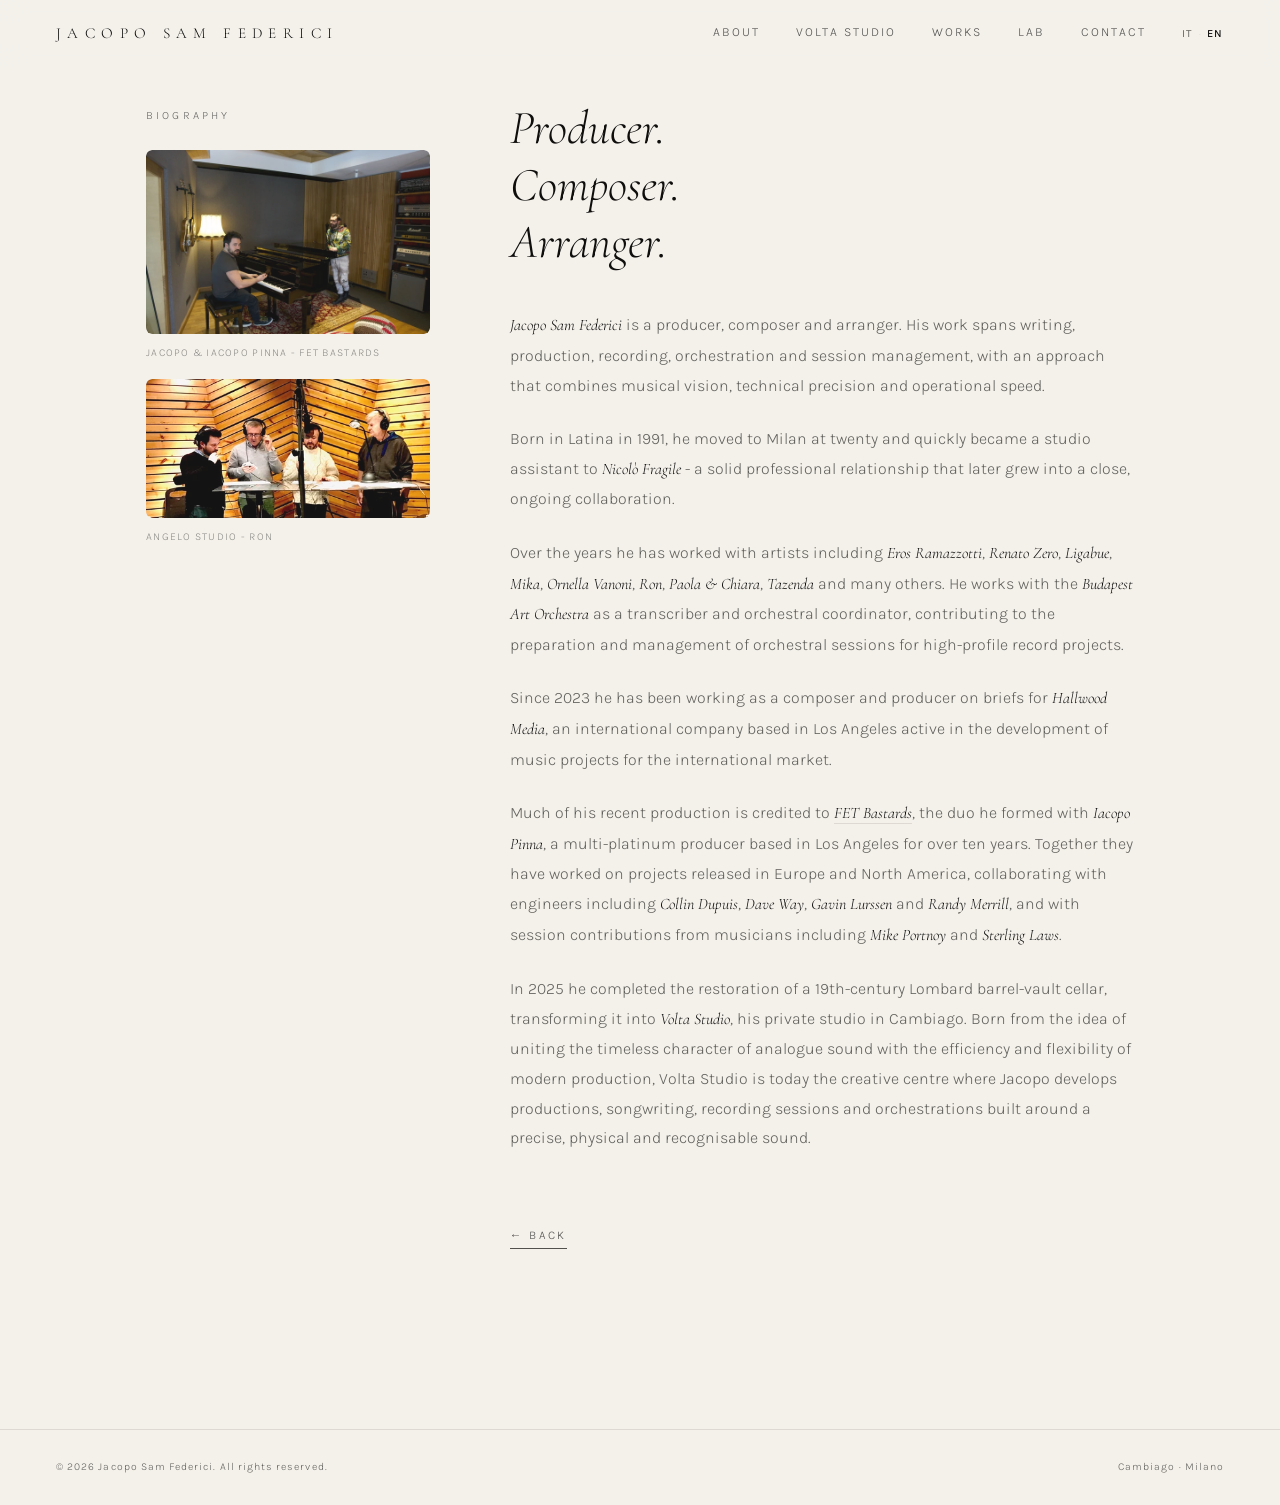
<file: biography.html>
<!DOCTYPE html>
<html lang="it">
<head>
  <meta charset="UTF-8">
  <link rel="icon" href="/favicon.ico" sizes="any">
  <link rel="icon" type="image/svg+xml" href="/favicon.svg">
  <link rel="icon" type="image/png" sizes="192x192" href="/favicon-192.png">
  <link rel="apple-touch-icon" href="/apple-touch-icon.png">
  <link rel="manifest" href="/site.webmanifest">
  <meta name="viewport" content="width=device-width, initial-scale=1.0">
  <title>Biografia - Jacopo Sam Federici | Producer, Compositore e Arrangiatore a Milano</title>
  <meta name="description" content="Biografia di Jacopo Sam Federici: producer, compositore e arrangiatore a Milano. Volta Studio, FET Bastards, sessioni orchestrali con la Budapest Art Orchestra, brief per Hallwood Media. Produzione, mixaggio e orchestrazioni.">
  <meta name="robots" content="index, follow">
  <meta name="author" content="Jacopo Sam Federici">
  <link rel="canonical" href="https://www.jsfederici.com/biography.html">
  <meta name="geo.region" content="IT-MI">
  <meta name="geo.placename" content="Cambiago, Milano">
  <meta name="geo.position" content="45.5986;9.4079">
  <meta name="ICBM" content="45.5986, 9.4079">
  <meta name="theme-color" content="#0f0e0d">
  <meta property="og:type" content="profile">
  <meta property="og:site_name" content="Jacopo Sam Federici">
  <meta property="og:url" content="https://www.jsfederici.com/biography.html">
  <meta property="og:title" content="Biografia - Jacopo Sam Federici">
  <meta property="og:description" content="Producer, compositore e arrangiatore a Milano. Volta Studio, FET Bastards, sessioni orchestrali e produzioni internazionali.">
  <meta property="og:locale" content="it_IT">
  <meta name="twitter:card" content="summary_large_image">
  <meta name="twitter:title" content="Biografia - Jacopo Sam Federici">
  <meta name="twitter:description" content="Producer, compositore e arrangiatore a Milano. Volta Studio, FET Bastards, sessioni orchestrali e produzioni internazionali.">
  <link rel="preload" href="/fonts/karla-300.woff2" as="font" type="font/woff2" crossorigin>
  <link rel="preload" href="/fonts/cormorant-300.woff2" as="font" type="font/woff2" crossorigin>
  <link rel="preload" href="/fonts/cormorant-300i.woff2" as="font" type="font/woff2" crossorigin>
  <link rel="preload" as="image" imagesrcset="images/bio-01-sm.webp 640w, images/bio-01.webp 1280w" imagesizes="(max-width:900px) 100vw, 344px" fetchpriority="high">
  <style>
@font-face{font-family:'Karla';font-style:normal;font-weight:300;font-display:swap;src:url('/fonts/karla-300.woff2') format('woff2')}@font-face{font-family:'Karla';font-style:normal;font-weight:400;font-display:swap;src:url('/fonts/karla-400.woff2') format('woff2')}@font-face{font-family:'Karla';font-style:normal;font-weight:500;font-display:swap;src:url('/fonts/karla-500.woff2') format('woff2')}@font-face{font-family:'Cormorant Garamond';font-style:normal;font-weight:300;font-display:swap;src:url('/fonts/cormorant-300.woff2') format('woff2')}@font-face{font-family:'Cormorant Garamond';font-style:normal;font-weight:400;font-display:swap;src:url('/fonts/cormorant-400.woff2') format('woff2')}@font-face{font-family:'Cormorant Garamond';font-style:normal;font-weight:600;font-display:swap;src:url('/fonts/cormorant-600.woff2') format('woff2')}@font-face{font-family:'Cormorant Garamond';font-style:italic;font-weight:300;font-display:swap;src:url('/fonts/cormorant-300i.woff2') format('woff2')}@font-face{font-family:'Cormorant Garamond';font-style:italic;font-weight:400;font-display:swap;src:url('/fonts/cormorant-400i.woff2') format('woff2')}@font-face{font-family:'Cormorant Garamond';font-style:italic;font-weight:600;font-display:swap;src:url('/fonts/cormorant-600i.woff2') format('woff2')}

    *,*::before,*::after{box-sizing:border-box;margin:0;padding:0}
    html,body{overflow-x:hidden;max-width:100vw;background:#f4f1eb;color:#0f0e0d;font-family:"Karla",sans-serif;font-weight:300;line-height:1.75;-webkit-font-smoothing:antialiased}
    :root{--ink:#0f0e0d;--paper:#f4f1eb;--dust:#63625d;--rule:#dedad3;--serif:"Cormorant Garamond",Georgia,serif;--sans:"Karla",sans-serif;--max:1100px}
    img{display:block;max-width:100%}
    a{color:inherit}
    header{position:fixed;top:0;left:0;right:0;z-index:200;display:flex;justify-content:space-between;align-items:center;padding:20px 56px;background:rgba(244,241,235,0.92);backdrop-filter:blur(12px)}
    nav{display:flex;gap:36px}
    nav a:hover{opacity:1 !important}
    .site-name{font-family:var(--serif);font-size:0.95rem;font-weight:300;letter-spacing:0.42em;text-decoration:none;color:var(--ink);text-transform:uppercase}
    .wrapper{max-width:var(--max);margin:0 auto;padding:0 56px}
    .label{font-size:0.7rem;letter-spacing:0.28em;text-transform:uppercase;color:var(--ink);display:block;opacity:0.6}
    .lang-switch{display:flex;gap:6px;align-items:center}
    .lang-switch span{color:var(--rule);font-size:0.7rem}
    .lang-switch button{font-size:0.68rem;letter-spacing:0.14em;text-transform:uppercase;background:none;border:none;cursor:pointer;font-family:var(--sans);padding:0}
    #btn-it{color:var(--ink);opacity:1;font-weight:500}
    #btn-en{color:#63625d;font-weight:400}
    .bio-section{padding:100px 0 100px;display:grid;grid-template-columns:1fr 2.2fr;gap:0 80px;align-items:start}
    .bio-left{padding-top:6px}
    .bio-left .label{margin-bottom:24px}
    .bio-left img{width:100%;height:auto;border-radius:6px;opacity:0.92}
    .bio-left .caption{font-size:0.66rem;letter-spacing:0.12em;text-transform:uppercase;color:#63625d;margin-top:10px;opacity:0.7}
    .bio-right h2{font-family:var(--serif);font-size:clamp(2.1rem,3.7vw,3.2rem);font-weight:300;font-style:italic;line-height:1.2;margin-bottom:40px}
    .bio-right p{font-size:1rem;color:#63625d;line-height:1.85;margin-bottom:24px}
    .bio-right em{font-style:italic;color:var(--ink);font-family:var(--serif)}
    .bio-right a{color:inherit;border-bottom:1px solid var(--rule);text-decoration:none}
    .mobile-photo{display:none}
    footer{border-top:1px solid var(--rule);padding:28px 56px;display:flex;justify-content:space-between;align-items:center;flex-wrap:wrap;gap:16px}
    footer p{font-size:0.66rem;letter-spacing:0.1em;color:var(--dust);margin:0}
    @media(max-width:900px){
      .hamburger{display:flex !important;align-items:center;justify-content:center} .lang-switch{display:none !important}
      header{padding:14px 20px}
      .site-name{font-size:0.78rem !important;letter-spacing:0.22em}
      nav{display:none}
      .wrapper{padding:0 20px}
      .bio-section{grid-template-columns:1fr;gap:0;padding:80px 0 52px}
      .bio-left{display:none}
      .mobile-photo{display:block;margin:8px 0 32px}
      .mobile-photo img{width:100%;height:auto;border-radius:6px;opacity:0.92;display:block}
      .mobile-photo .caption{font-size:0.66rem;letter-spacing:0.12em;text-transform:uppercase;color:#63625d;margin-top:10px;opacity:0.7}
      .bio-right h2{font-size:1.9rem;margin-bottom:24px}
      .bio-right p{font-size:0.92rem}
      footer{flex-direction:column;justify-content:center;align-items:center;gap:6px;padding:28px 20px;text-align:center}
    }
    .reveal, .reveal.visible { opacity:1 !important; transform:none !important; transition:none !important; }
  
    /* ── HAMBURGER & MOBILE MENU ── */
    .hamburger{display:none;background:none;border:none;cursor:pointer;padding:8px;width:38px;height:38px;position:relative;z-index:250}
    .hamburger span{display:block;width:22px;height:1.5px;background:var(--ink);margin:5px auto;transition:transform 0.3s,opacity 0.3s}
    .hamburger.open span:nth-child(1){transform:translateY(6.5px) rotate(45deg)}
    .hamburger.open span:nth-child(2){opacity:0}
    .hamburger.open span:nth-child(3){transform:translateY(-6.5px) rotate(-45deg)}
    .mobile-menu{position:fixed;inset:0;background:rgba(244,241,235,0.985);backdrop-filter:blur(14px);z-index:220;display:none;flex-direction:column;align-items:center;justify-content:center;gap:32px;padding:48px 24px}
    .mobile-menu.open{display:flex}
    .mobile-nav{display:flex;flex-direction:column;gap:24px;align-items:center;text-align:center}
    .mobile-nav a{font-family:var(--serif);font-style:italic;font-size:1.8rem;color:var(--ink);text-decoration:none;font-weight:300;letter-spacing:-0.005em}
    .mobile-nav a:hover,.mobile-nav a:focus{opacity:0.65}
    .mobile-lang{display:flex;gap:14px;align-items:center;margin-top:24px;font-family:var(--sans)}
    .mobile-lang button{font-size:0.78rem;letter-spacing:0.18em;text-transform:uppercase;background:none;border:none;cursor:pointer;color:var(--ink);padding:6px 4px;opacity:0.55}
    .mobile-lang button.active{opacity:1;font-weight:500;border-bottom:1px solid var(--ink);padding-bottom:4px}
    .mobile-lang span{color:var(--rule);font-size:0.78rem}

  
    /* ── STICKY FOOTER (linea sempre in fondo, posizione uniforme) ── */
    body{min-height:100vh;display:flex;flex-direction:column}
    main{flex:1 0 auto}

  </style>
  <meta property="og:image" content="https://www.jsfederici.com/og-image.jpg">
  <meta property="og:image:width" content="1200">
  <meta property="og:image:height" content="630">
  <meta name="twitter:image" content="https://www.jsfederici.com/og-image.jpg">

  <script type="application/ld+json">
  {
    "@context": "https://schema.org",
    "@type": "ProfilePage",
    "url": "https://www.jsfederici.com/biography.html",
    "inLanguage": "it-IT",
    "mainEntity": {
      "@type": "Person",
      "@id": "https://www.jsfederici.com/#person",
      "name": "Jacopo Sam Federici",
      "jobTitle": "Music Producer, Composer, Arranger",
      "birthPlace": "Latina",
      "url": "https://www.jsfederici.com/",
      "sameAs": [
        "https://www.instagram.com/jsfederici/",
        "https://www.instagram.com/fetbastards/",
        "https://www.discogs.com/artist/6352539-Jacopo-Federici"
      ],
      "knowsAbout": [
        "Produzione musicale",
        "Mixaggio",
        "Orchestrazione",
        "Sessioni orchestrali",
        "Songwriting",
        "Composizione su brief"
      ],
      "memberOf": {
        "@type": "MusicGroup",
        "name": "FET Bastards"
      },
      "worksFor": {
        "@type": "Organization",
        "name": "Hallwood Media"
      }
    }
  }
  </script>
</head>
<body>
<header>
  <a href="index.html" class="site-name">Jacopo Sam Federici</a>
  <div style="display:flex;align-items:center;gap:36px;">
    <nav>
      <a href="index.html#about" style="font-size:0.78rem;letter-spacing:0.16em;text-transform:uppercase;color:var(--ink);text-decoration:none;opacity:0.7;" class="t-it">Bio</a>
      <a href="index.html#about" style="font-size:0.78rem;letter-spacing:0.16em;text-transform:uppercase;color:var(--ink);text-decoration:none;opacity:0.7;display:none" class="t-en">About</a>
      <a href="index.html#studio" style="font-size:0.78rem;letter-spacing:0.16em;text-transform:uppercase;color:var(--ink);text-decoration:none;opacity:0.7;">Volta Studio</a>
      <a href="index.html#works" style="font-size:0.78rem;letter-spacing:0.16em;text-transform:uppercase;color:var(--ink);text-decoration:none;opacity:0.7;" class="t-it">Lavori</a>
      <a href="index.html#works" style="font-size:0.78rem;letter-spacing:0.16em;text-transform:uppercase;color:var(--ink);text-decoration:none;opacity:0.7;display:none" class="t-en">Works</a>
      <a href="talkback.html" style="font-size:0.78rem;letter-spacing:0.16em;text-transform:uppercase;color:var(--ink);text-decoration:none;opacity:0.7;">Lab</a>
      <a href="index.html#contact" style="font-size:0.78rem;letter-spacing:0.16em;text-transform:uppercase;color:var(--ink);text-decoration:none;opacity:0.7;" class="t-it">Contatti</a>
      <a href="index.html#contact" style="font-size:0.78rem;letter-spacing:0.16em;text-transform:uppercase;color:var(--ink);text-decoration:none;opacity:0.7;display:none" class="t-en">Contact</a>
    </nav>
    <div style="display:flex;gap:6px;align-items:center;">
      <button id="btn-it" onclick="setLang('it')" style="font-size:0.68rem;letter-spacing:0.14em;text-transform:uppercase;background:none;border:none;cursor:pointer;font-family:var(--sans);color:var(--ink);opacity:1;font-weight:500;padding:0;">IT</button>
      <span style="color:var(--rule);font-size:0.7rem;">·</span>
      <button id="btn-en" onclick="setLang('en')" style="font-size:0.68rem;letter-spacing:0.14em;text-transform:uppercase;background:none;border:none;cursor:pointer;font-family:var(--sans);color:#63625d;font-weight:400;padding:0;">EN</button>
    </div>
    <button class="hamburger" aria-label="Apri menù" aria-expanded="false" onclick="toggleMobileMenu()"><span></span><span></span><span></span></button>
  </div>
</header>
<!-- ===== MOBILE MENU (drawer) ===== -->
<div class="mobile-menu" id="mobile-menu" aria-hidden="true">
  <nav class="mobile-nav">
      <a href="index.html#about" class="t-it">Bio</a>
      <a href="index.html#about" class="t-en" style="display:none">About</a>
      <a href="index.html#studio">Volta Studio</a>
      <a href="index.html#works" class="t-it">Lavori</a>
      <a href="index.html#works" class="t-en" style="display:none">Works</a>
      <a href="talkback.html">Lab</a>
      <a href="index.html#contact" class="t-it">Contatti</a>
      <a href="index.html#contact" class="t-en" style="display:none">Contact</a>
  </nav>
  <div class="mobile-lang">
    <button onclick="mobileLangClick('it')" id="m-btn-it">IT</button>
    <span>·</span>
    <button onclick="mobileLangClick('en')" id="m-btn-en">EN</button>
  </div>
</div>
<!-- ===== FINE MOBILE MENU ===== -->


<main>
<h1 style="position:absolute;width:1px;height:1px;overflow:hidden;clip:rect(0,0,0,0);white-space:nowrap;">Biografia di Jacopo Sam Federici - Producer, Compositore e Arrangiatore a Milano</h1>

<div class="wrapper">
  <div class="bio-section">

    <!-- Colonna sinistra -->
    <div class="bio-left">
      <span class="label" id="bio-label">Biografia</span>
      <div style="margin-top:24px;overflow:hidden;border-radius:6px;">
        <img loading="eager" fetchpriority="high" alt="Jacopo Sam Federici e Iacopo Pinna - FET BASTARDs" src="images/bio-01.webp" srcset="images/bio-01-sm.webp 640w, images/bio-01.webp 1280w" sizes="(max-width:900px) 100vw, 344px" width="1280" height="831" decoding="async">
      </div>
      <p class="caption">Jacopo &amp; Iacopo Pinna - FET Bastards</p>
      <div style="margin-top:16px;overflow:hidden;border-radius:6px;">
        <img alt="Jacopo Sam Federici e Ron" src="images/idx-02.webp" srcset="images/idx-02-sm.webp 400w, images/idx-02.webp 780w" sizes="(max-width:900px) 100vw, 344px" width="780" height="384" loading="lazy" decoding="async">
      </div>
      <p class="caption">Angelo Studio - Ron</p>
    </div>

    <!-- Colonna destra -->
    <div class="bio-right">
      <h2 id="bio-heading">
        <span class="t-it">Producer.<br>Compositore.<br>Arrangiatore.</span>
        <span class="t-en" style="display:none">Producer.<br>Composer.<br>Arranger.</span>
      </h2>

      <p class="t-it"><em>Jacopo Sam Federici</em> è un producer, compositore e arrangiatore. Il suo lavoro attraversa scrittura, produzione, recording, orchestrazione e gestione della sessione, con un approccio che unisce visione musicale, precisione tecnica e rapidità operativa.</p>
      <p class="t-en" style="display:none"><em>Jacopo Sam Federici</em> is a producer, composer and arranger. His work spans writing, production, recording, orchestration and session management, with an approach that combines musical vision, technical precision and operational speed.</p>

      <p class="t-it">Nato a Latina nel 1991, a vent'anni si trasferisce a Milano e diventa presto assistente in studio di <em>Nicolò Fragile</em>: un rapporto professionale solido, diventato poi una collaborazione stretta e continuativa.</p>
      <p class="t-en" style="display:none">Born in Latina in 1991, he moved to Milan at twenty and quickly became a studio assistant to <em>Nicolò Fragile</em> - a solid professional relationship that later grew into a close, ongoing collaboration.</p>

      <p class="t-it">Negli anni ha lavorato con artisti come <em>Eros Ramazzotti</em>, <em>Renato Zero</em>, <em>Ligabue</em>, <em>Mika</em>, <em>Ornella Vanoni</em>, <em>Ron</em>, <em>Paola &amp; Chiara</em>, <em>Tazenda</em> e molti altri. Collabora con la <em>Budapest Art Orchestra</em> come trascrittore e coordinatore orchestrale, contribuendo alla preparazione e alla gestione di sessioni orchestrali per progetti discografici di alto profilo.</p>
      <p class="t-en" style="display:none">Over the years he has worked with artists including <em>Eros Ramazzotti</em>, <em>Renato Zero</em>, <em>Ligabue</em>, <em>Mika</em>, <em>Ornella Vanoni</em>, <em>Ron</em>, <em>Paola &amp; Chiara</em>, <em>Tazenda</em> and many others. He works with the <em>Budapest Art Orchestra</em> as a transcriber and orchestral coordinator, contributing to the preparation and management of orchestral sessions for high-profile record projects.</p>

      <div class="mobile-photo">
        <img alt="Jacopo Sam Federici e Ron" src="images/idx-02.webp" srcset="images/idx-02-sm.webp 400w, images/idx-02.webp 780w" sizes="100vw" width="780" height="384" loading="lazy" decoding="async">
        <p class="caption">Angelo Studio - Ron</p>
      </div>

      <p class="t-it">Dal 2023 lavora come composer e producer su brief per <em>Hallwood Media</em>, realtà internazionale con sede a Los Angeles attiva nello sviluppo di progetti musicali per il mercato internazionale.</p>
      <p class="t-en" style="display:none">Since 2023 he has been working as a composer and producer on briefs for <em>Hallwood Media</em>, an international company based in Los Angeles active in the development of music projects for the international market.</p>

      <p class="t-it">Gran parte delle sue produzioni recenti è firmata <em><a href="https://www.instagram.com/fetbastards/" target="_blank">FET Bastards</a></em>, il duo formato con <em>Iacopo Pinna</em>, producer multiplatino attivo a Los Angeles da più di dieci anni. Insieme hanno lavorato a progetti pubblicati in Europa e Nord America, collaborando con ingegneri come <em>Collin Dupuis</em>, <em>Dave Way</em>, <em>Gavin Lurssen</em> e <em>Randy Merrill</em>, e con contributi in sessione di musicisti come <em>Mike Portnoy</em> e <em>Sterling Laws</em>.</p>
      <p class="t-en" style="display:none">Much of his recent production is credited to <em><a href="https://www.instagram.com/fetbastards/" target="_blank">FET Bastards</a></em>, the duo he formed with <em>Iacopo Pinna</em>, a multi-platinum producer based in Los Angeles for over ten years. Together they have worked on projects released in Europe and North America, collaborating with engineers including <em>Collin Dupuis</em>, <em>Dave Way</em>, <em>Gavin Lurssen</em> and <em>Randy Merrill</em>, and with session contributions from musicians including <em>Mike Portnoy</em> and <em>Sterling Laws</em>.</p>

      <div class="mobile-photo">
        <img alt="Jacopo Sam Federici e Iacopo Pinna - FET BASTARDs" src="images/bio-01.webp" srcset="images/bio-01-sm.webp 640w, images/bio-01.webp 1280w" sizes="100vw" width="1280" height="831" loading="lazy" decoding="async">
        <p class="caption">Jacopo &amp; Iacopo Pinna - FET Bastards</p>
      </div>

      <p class="t-it">Nel 2025 conclude il restauro di una cantina a volte lombarde del XIX secolo trasformandola nel <em>Volta Studio</em>, il suo studio privato a Cambiago. Nato dall'idea di unire il carattere eterno del suono analogico con l'efficienza e la flessibilità della produzione moderna, Volta Studio è oggi il centro creativo dove Jacopo sviluppa produzioni, songwriting, recording session e orchestrazioni costruite intorno a un suono preciso, fisico e riconoscibile.</p>
      <p class="t-en" style="display:none">In 2025 he completed the restoration of a 19th-century Lombard barrel-vault cellar, transforming it into <em>Volta Studio</em>, his private studio in Cambiago. Born from the idea of uniting the timeless character of analogue sound with the efficiency and flexibility of modern production, Volta Studio is today the creative centre where Jacopo develops productions, songwriting, recording sessions and orchestrations built around a precise, physical and recognisable sound.</p>

      <a href="index.html#about" style="display:inline-block;margin-top:48px;margin-bottom:80px;font-size:0.74rem;letter-spacing:0.2em;text-transform:uppercase;color:var(--ink);text-decoration:none;border-bottom:1px solid var(--ink);padding-bottom:3px;transition:opacity 0.2s;opacity:0.7;" onmouseover="this.style.opacity=1" onmouseout="this.style.opacity=0.7"><span class="t-it">← Indietro</span><span class="t-en" style="display:none">← Back</span></a>
    </div>

  </div>
</div>

</main>

<footer>
  <p class="t-it">© 2026 Jacopo Sam Federici. Tutti i diritti riservati.</p>
  <p class="t-en" style="display:none">© 2026 Jacopo Sam Federici. All rights reserved.</p>
  <p class="footer-loc">Cambiago · Milano</p>
</footer>

<script>
var I18N = {
  'bio-label':   { it: 'Biografia', en: 'Biography' }
};
function setLang(lang) {
  document.querySelectorAll('.t-it').forEach(function(el){ el.style.display = lang==='it' ? '' : 'none'; });
  document.querySelectorAll('.t-en').forEach(function(el){ el.style.display = lang==='en' ? '' : 'none'; });
  var el = document.getElementById('bio-label');
  if(el) el.textContent = lang==='it' ? 'Biografia' : 'Biography';
  var bi=document.getElementById('btn-it'), be=document.getElementById('btn-en');
  bi.style.color=lang==='it'?'#0f0e0d':'#63625d'; bi.style.fontWeight=lang==='it'?'500':'400';
  be.style.color=lang==='en'?'#0f0e0d':'#63625d'; be.style.fontWeight=lang==='en'?'500':'400';
  document.documentElement.lang = lang;
  try { localStorage.setItem('jsf-lang', lang); } catch(e) {}
}
window.addEventListener('DOMContentLoaded', function() {
  var saved; try{ saved=localStorage.getItem('jsf-lang'); }catch(e){}
  if(saved==='it'||saved==='en'){ setLang(saved); return; }
  var langs=navigator.languages||[navigator.language||''];
  if(langs.some(function(l){ return (l||'').toLowerCase().indexOf('it')===0; })){ setLang('it'); return; }
  setLang('en');
});
</script>
<script>
function toggleMobileMenu(){
  const h=document.querySelector('.hamburger');
  const m=document.getElementById('mobile-menu');
  if(!h||!m) return;
  const open=!m.classList.contains('open');
  h.classList.toggle('open',open);
  m.classList.toggle('open',open);
  h.setAttribute('aria-expanded',open?'true':'false');
  document.body.style.overflow=open?'hidden':'';
}
function closeMobileMenu(){
  const h=document.querySelector('.hamburger');
  const m=document.getElementById('mobile-menu');
  if(!h||!m) return;
  h.classList.remove('open');
  m.classList.remove('open');
  h.setAttribute('aria-expanded','false');
  document.body.style.overflow='';
}
function mobileLangClick(lang){
  if(typeof setLang==='function') setLang(lang);
  document.querySelectorAll('.mobile-lang button').forEach(b=>b.classList.remove('active'));
  const btn=document.getElementById('m-btn-'+lang);
  if(btn) btn.classList.add('active');
}
document.addEventListener('DOMContentLoaded',()=>{
  const m=document.getElementById('mobile-menu');
  if(m) m.querySelectorAll('.mobile-nav a').forEach(a=>a.addEventListener('click',closeMobileMenu));
  const lang=document.documentElement.lang||'it';
  const btn=document.getElementById('m-btn-'+lang);
  if(btn) btn.classList.add('active');
});
</script>
</body>
</html>
</file>
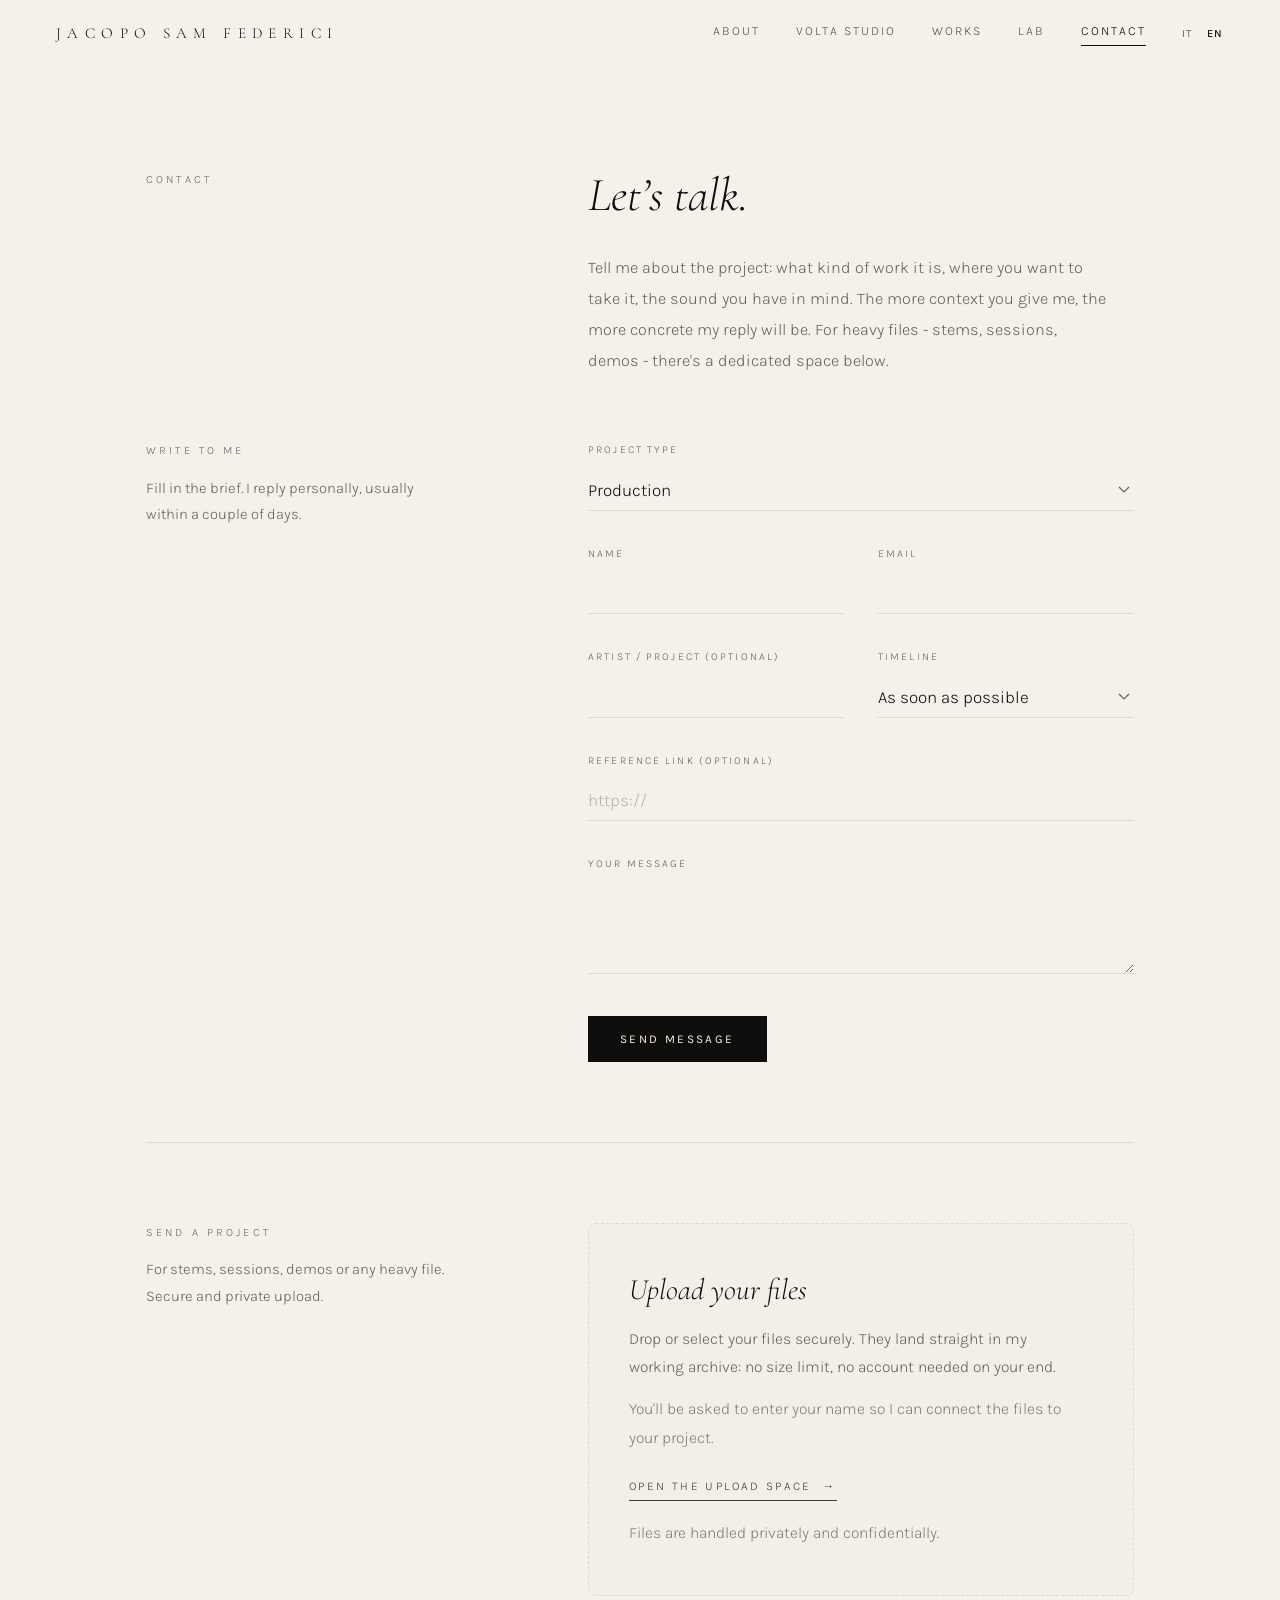
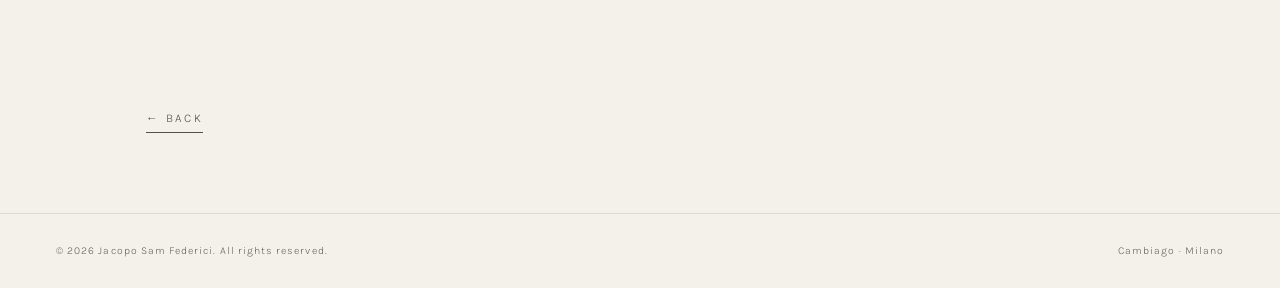
<file: contatti.html>
<!DOCTYPE html>
<html lang="it">
<head>
  <meta charset="UTF-8">
  <link rel="icon" href="/favicon.ico" sizes="any">
  <link rel="icon" type="image/svg+xml" href="/favicon.svg">
  <link rel="icon" type="image/png" sizes="192x192" href="/favicon-192.png">
  <link rel="apple-touch-icon" href="/apple-touch-icon.png">
  <link rel="manifest" href="/site.webmanifest">
  <meta name="viewport" content="width=device-width, initial-scale=1.0">
  <title>Contatti - Jacopo Sam Federici | Producer, Volta Studio Milano</title>
  <meta name="description" content="Scrivimi o inviami un progetto. Produzione, mix, orchestrazioni, recording session e scrittura - in studio a Volta Studio (Milano) o da remoto.">
  <meta name="author" content="Jacopo Sam Federici">
  <meta name="robots" content="index, follow">
  <meta name="theme-color" content="#0f0e0d">
  <link rel="canonical" href="https://www.jsfederici.com/contatti">

  <!-- Open Graph -->
  <meta property="og:type" content="website">
  <meta property="og:site_name" content="Jacopo Sam Federici">
  <meta property="og:url" content="https://www.jsfederici.com/contatti">
  <meta property="og:title" content="Contatti - Jacopo Sam Federici">
  <meta property="og:description" content="Scrivimi o inviami un progetto. In studio a Milano o da remoto.">
  <meta property="og:locale" content="it_IT">
  <meta property="og:image" content="https://www.jsfederici.com/og-image.jpg">

  <link rel="preload" href="/fonts/karla-300.woff2" as="font" type="font/woff2" crossorigin>
  <link rel="preload" href="/fonts/cormorant-300i.woff2" as="font" type="font/woff2" crossorigin>
  <link rel="preload" href="/fonts/cormorant-300.woff2" as="font" type="font/woff2" crossorigin>
  <style>
@font-face{font-family:'Karla';font-style:normal;font-weight:300;font-display:swap;src:url('/fonts/karla-300.woff2') format('woff2')}@font-face{font-family:'Karla';font-style:normal;font-weight:400;font-display:swap;src:url('/fonts/karla-400.woff2') format('woff2')}@font-face{font-family:'Karla';font-style:normal;font-weight:500;font-display:swap;src:url('/fonts/karla-500.woff2') format('woff2')}@font-face{font-family:'Cormorant Garamond';font-style:normal;font-weight:300;font-display:swap;src:url('/fonts/cormorant-300.woff2') format('woff2')}@font-face{font-family:'Cormorant Garamond';font-style:normal;font-weight:600;font-display:swap;src:url('/fonts/cormorant-600.woff2') format('woff2')}@font-face{font-family:'Cormorant Garamond';font-style:italic;font-weight:300;font-display:swap;src:url('/fonts/cormorant-300i.woff2') format('woff2')}

    *,*::before,*::after{box-sizing:border-box;margin:0;padding:0}
    html{scroll-behavior:smooth}
    html,body{overflow-x:hidden;max-width:100vw}
    :root{
      --ink:#0f0e0d;--paper:#f4f1eb;--cream:#ede9e1;
      --dust:#63625d;--rule:#dedad3;
      --serif:"Cormorant Garamond",Georgia,serif;
      --sans:"Karla",sans-serif;
      --max:1100px
    }
    body{background:var(--paper);color:var(--ink);font-family:var(--sans);font-weight:300;line-height:1.75;-webkit-font-smoothing:antialiased}
    img{display:block;max-width:100%}
    a{color:inherit}

    header{
      position:fixed;top:0;left:0;right:0;z-index:200;
      display:flex;justify-content:space-between;align-items:center;
      padding:20px 56px;
      background:rgba(244,241,235,0.92);
      backdrop-filter:blur(12px);-webkit-backdrop-filter:blur(12px);
    }
    .site-name{
      font-family:var(--serif);font-size:0.95rem;font-weight:300;
      letter-spacing:0.42em;text-decoration:none;color:var(--ink);text-transform:uppercase;
    }
    nav{display:flex;gap:36px;list-style:none}
    nav a{font-size:0.78rem;letter-spacing:0.16em;text-transform:uppercase;color:var(--ink);text-decoration:none;transition:opacity 0.2s;opacity:0.7}
    nav a:hover{opacity:1}
    nav a.current{opacity:1;border-bottom:1px solid var(--ink);padding-bottom:2px}

    .wrapper{max-width:var(--max);margin:0 auto;padding:0 56px}
    .label{font-size:0.7rem;letter-spacing:0.28em;text-transform:uppercase;color:var(--ink);display:block;opacity:0.6}

    /* ── INTRO ── */
    .contact-intro{padding:170px 0 64px;}
    .contact-intro .grid{display:grid;grid-template-columns:1.4fr 2fr;gap:0 60px;align-items:start;}
    .contact-intro h1{
      font-family:var(--serif);font-size:clamp(2.1rem,3.7vw,3.4rem);font-weight:300;font-style:italic;
      line-height:1.08;margin-bottom:32px;
    }
    .contact-intro p{font-size:1.02rem;color:var(--dust);line-height:1.9;max-width:520px;}

    .rule-soft{border:none;border-top:1px solid var(--rule);margin:80px 0;}

    /* ── FORM ── */
    .form-wrap{display:grid;grid-template-columns:1.4fr 2fr;gap:0 60px;align-items:start;}
    .form-aside .label{margin-bottom:14px;}
    .form-aside p{font-size:0.93rem;color:var(--dust);line-height:1.8;max-width:300px;}

    form{display:flex;flex-direction:column;gap:34px;max-width:640px;}
    .field{display:flex;flex-direction:column;gap:10px;}
    .field-label{font-size:0.66rem;letter-spacing:0.2em;text-transform:uppercase;color:var(--dust);}
    .field input,.field select,.field textarea{
      border:none;border-bottom:1px solid var(--rule);background:transparent;
      font-family:var(--sans);font-weight:300;font-size:1.07rem;color:var(--ink);
      padding:10px 0;width:100%;border-radius:0;-webkit-appearance:none;appearance:none;
      transition:border-color 0.25s;
    }
    .field textarea{resize:vertical;min-height:90px;line-height:1.7;}
    .field input::placeholder,.field textarea::placeholder{color:#b8b3a9;}
    .field input:focus,.field select:focus,.field textarea:focus{outline:none;border-bottom-color:var(--ink);}
    .field select{cursor:pointer;background-image:url("data:image/svg+xml,%3Csvg xmlns='http://www.w3.org/2000/svg' width='12' height='8' viewBox='0 0 12 8'%3E%3Cpath d='M1 1l5 5 5-5' stroke='%2363625d' stroke-width='1.2' fill='none'/%3E%3C/svg%3E");background-repeat:no-repeat;background-position:right 4px center;padding-right:24px;}
    .field-row{display:grid;grid-template-columns:1fr 1fr;gap:34px;}

    .submit-btn{
      align-self:flex-start;margin-top:8px;
      font-family:var(--sans);font-size:0.74rem;letter-spacing:0.2em;text-transform:uppercase;
      color:var(--paper);background:var(--ink);border:none;cursor:pointer;
      padding:16px 32px;border-radius:0;transition:opacity 0.25s;
    }
    .submit-btn:hover{opacity:0.82;}
    .submit-btn:disabled{opacity:0.4;cursor:default;}

    .form-success{
      display:none;border:1px solid var(--rule);padding:40px;text-align:left;max-width:640px;
    }
    .form-success.show{display:block;}
    .form-success h3{font-family:var(--serif);font-style:italic;font-weight:300;font-size:1.95rem;margin-bottom:12px;}
    .form-success p{font-size:1rem;color:var(--dust);line-height:1.8;}
    .form-error{display:none;color:#9a3b2f;font-size:0.9rem;margin-top:4px;}
    .form-error.show{display:block;}

    /* ── UPLOAD / DROPBOX ── */
    .upload-section{display:grid;grid-template-columns:1.4fr 2fr;gap:0 60px;align-items:start;}
    .upload-aside .label{margin-bottom:14px;}
    .upload-aside p{font-size:0.93rem;color:var(--dust);line-height:1.8;max-width:300px;}
    .upload-card{
      border:1px dashed var(--rule);border-radius:8px;padding:48px 40px;max-width:640px;
      display:flex;flex-direction:column;align-items:flex-start;gap:18px;
      background:rgba(237,233,225,0.35);
    }
    .upload-card h3{font-family:var(--serif);font-style:italic;font-weight:300;font-size:1.85rem;line-height:1.2;}
    .upload-card p{font-size:0.98rem;color:var(--dust);line-height:1.8;max-width:440px;}
    .upload-btn{
      display:inline-flex;align-items:center;gap:10px;margin-top:6px;
      font-size:0.74rem;letter-spacing:0.2em;text-transform:uppercase;
      color:var(--ink);text-decoration:none;border-bottom:1px solid var(--ink);
      padding-bottom:3px;transition:opacity 0.2s;opacity:0.8;
    }
    .upload-btn:hover{opacity:1;}
    .upload-note{font-size:0.76rem;color:var(--dust);opacity:0.8;line-height:1.7;}

    /* ── FOOTER ── */
    footer{border-top:1px solid var(--rule);padding:28px 56px;display:flex;justify-content:space-between;align-items:center;flex-wrap:wrap;gap:16px}
    footer p{font-size:0.66rem;letter-spacing:0.1em;color:var(--dust);margin:0}
    .footer-link{font-size:0.66rem;letter-spacing:0.1em;color:var(--dust);text-decoration:none;transition:color 0.2s;}
    .footer-link:hover{color:var(--ink);}

    @media(max-width:900px){
      .hamburger{display:flex !important;align-items:center;justify-content:center} .lang-switch{display:none !important}
      header{padding:16px 24px;}
      .site-name{font-size:0.78rem !important;letter-spacing:0.22em;}
      nav{display:none;}
      .wrapper{padding:0 24px;}
      .contact-intro{padding:120px 0 44px;}
      .contact-intro .grid{grid-template-columns:1fr;gap:24px 0;}
      .rule-soft{margin:52px 0;}
      .form-wrap{grid-template-columns:1fr;gap:32px 0;}
      .upload-section{grid-template-columns:1fr;gap:24px 0;}
      .field-row{grid-template-columns:1fr;gap:34px;}
      .form-aside p,.upload-aside p{max-width:none;}
      .upload-card{padding:36px 28px;}
      footer{flex-direction:column;justify-content:center;align-items:center;gap:6px;padding:28px 20px;text-align:center}
    }
  
    /* ── HAMBURGER & MOBILE MENU ── */
    .hamburger{display:none;background:none;border:none;cursor:pointer;padding:8px;width:38px;height:38px;position:relative;z-index:250}
    .hamburger span{display:block;width:22px;height:1.5px;background:var(--ink);margin:5px auto;transition:transform 0.3s,opacity 0.3s}
    .hamburger.open span:nth-child(1){transform:translateY(6.5px) rotate(45deg)}
    .hamburger.open span:nth-child(2){opacity:0}
    .hamburger.open span:nth-child(3){transform:translateY(-6.5px) rotate(-45deg)}
    .mobile-menu{position:fixed;inset:0;background:rgba(244,241,235,0.985);backdrop-filter:blur(14px);z-index:220;display:none;flex-direction:column;align-items:center;justify-content:center;gap:32px;padding:48px 24px}
    .mobile-menu.open{display:flex}
    .mobile-nav{display:flex;flex-direction:column;gap:24px;align-items:center;text-align:center}
    .mobile-nav a{font-family:var(--serif);font-style:italic;font-size:1.8rem;color:var(--ink);text-decoration:none;font-weight:300;letter-spacing:-0.005em}
    .mobile-nav a:hover,.mobile-nav a:focus{opacity:0.65}
    .mobile-lang{display:flex;gap:14px;align-items:center;margin-top:24px;font-family:var(--sans)}
    .mobile-lang button{font-size:0.78rem;letter-spacing:0.18em;text-transform:uppercase;background:none;border:none;cursor:pointer;color:var(--ink);padding:6px 4px;opacity:0.55}
    .mobile-lang button.active{opacity:1;font-weight:500;border-bottom:1px solid var(--ink);padding-bottom:4px}
    .mobile-lang span{color:var(--rule);font-size:0.78rem}

  
    /* ── STICKY FOOTER (linea sempre in fondo, posizione uniforme) ── */
    body{min-height:100vh;display:flex;flex-direction:column}
    main{flex:1 0 auto}

  </style>
</head>
<body>

<!-- HEADER -->
<header>
  <a href="/" class="site-name">Jacopo Sam Federici</a>
  <div style="display:flex;align-items:center;gap:36px;">
    <nav>
      <a href="/#about" data-i18n="nav_about">Bio</a>
      <a href="/#studio" data-i18n="nav_studio">Volta Studio</a>
      <a href="/#works" data-i18n="nav_works">Lavori</a>
      <a href="talkback.html" data-i18n="nav_lab">Lab</a>
      <a href="/contatti" class="current" data-i18n="nav_contact">Contatti</a>
    </nav>
    <div style="display:flex;gap:6px;align-items:center;">
      <button id="btn-it" onclick="setLang('it')" style="font-size:0.68rem;letter-spacing:0.14em;text-transform:uppercase;background:none;border:none;cursor:pointer;font-family:var(--sans);color:var(--ink);opacity:1;font-weight:500;padding:0;">IT</button>
      <span style="color:var(--rule);font-size:0.7rem;">·</span>
      <button id="btn-en" onclick="setLang('en')" style="font-size:0.68rem;letter-spacing:0.14em;text-transform:uppercase;background:none;border:none;cursor:pointer;font-family:var(--sans);color:#63625d;font-weight:400;padding:0;">EN</button>
    </div>
    <button class="hamburger" aria-label="Apri menù" aria-expanded="false" onclick="toggleMobileMenu()"><span></span><span></span><span></span></button>
  </div>
</header>
<!-- ===== MOBILE MENU (drawer) ===== -->
<div class="mobile-menu" id="mobile-menu" aria-hidden="true">
  <nav class="mobile-nav">
      <a href="/#about" data-i18n="nav_about">Bio</a>
      <a href="/#studio" data-i18n="nav_studio">Volta Studio</a>
      <a href="/#works" data-i18n="nav_works">Lavori</a>
      <a href="talkback.html" data-i18n="nav_lab">Lab</a>
      <a href="/contatti" data-i18n="nav_contact">Contatti</a>
  </nav>
  <div class="mobile-lang">
    <button onclick="mobileLangClick('it')" id="m-btn-it">IT</button>
    <span>·</span>
    <button onclick="mobileLangClick('en')" id="m-btn-en">EN</button>
  </div>
</div>
<!-- ===== FINE MOBILE MENU ===== -->


<main>

  <!-- INTRO -->
  <section class="contact-intro">
    <div class="wrapper">
      <div class="grid">
        <div>
          <span class="label" data-i18n="contact_kicker">Contatti</span>
        </div>
        <div>
          <h1 data-i18n="contact_title">Parliamone.</h1>
          <p class="t-it">Raccontami il progetto: che tipo di lavoro è, dove vuoi arrivare, il suono che hai in testa. Più mi dai contesto, più la mia risposta sarà concreta. Per i file pesanti - stems, sessioni, demo - c'è uno spazio dedicato qui sotto.</p>
          <p class="t-en" style="display:none;">Tell me about the project: what kind of work it is, where you want to take it, the sound you have in mind. The more context you give me, the more concrete my reply will be. For heavy files - stems, sessions, demos - there's a dedicated space below.</p>
        </div>
      </div>
    </div>
  </section>

  <!-- FORM -->
  <section>
    <div class="wrapper">
      <div class="form-wrap">
        <div class="form-aside">
          <span class="label" data-i18n="form_aside_label">Scrivimi</span>
          <p class="t-it">Compila il brief. Ti rispondo personalmente, di solito entro un paio di giorni.</p>
          <p class="t-en" style="display:none;">Fill in the brief. I reply personally, usually within a couple of days.</p>
        </div>

        <div>
          <!-- Netlify Form -->
          <form name="contatti" method="POST" data-netlify="true" netlify-honeypot="bot-field" id="contact-form">
            <input type="hidden" name="form-name" value="contatti">
            <p hidden><label>Non compilare se sei umano: <input name="bot-field"></label></p>

            <div class="field">
              <label class="field-label" for="f-tipo" data-i18n="f_tipo">Tipo di progetto</label>
              <select id="f-tipo" name="tipo-progetto">
                <option value="Produzione" data-i18n="opt_prod">Produzione</option>
                <option value="Mix / Master" data-i18n="opt_mix">Mix / Master</option>
                <option value="Orchestrazione & Arrangiamento" data-i18n="opt_orch">Orchestrazione &amp; Arrangiamento</option>
                <option value="Recording session" data-i18n="opt_rec">Recording session</option>
                <option value="Scrittura / Songwriting" data-i18n="opt_write">Scrittura / Songwriting</option>
                <option value="Altro / Non so ancora" data-i18n="opt_other">Altro / Non so ancora</option>
              </select>
            </div>

            <div class="field-row">
              <div class="field">
                <label class="field-label" for="f-nome" data-i18n="f_nome">Nome</label>
                <input type="text" id="f-nome" name="nome" required>
              </div>
              <div class="field">
                <label class="field-label" for="f-email" data-i18n="f_email">Email</label>
                <input type="email" id="f-email" name="email" required>
              </div>
            </div>

            <div class="field-row">
              <div class="field">
                <label class="field-label" for="f-progetto" data-i18n="f_progetto">Artista / progetto (facoltativo)</label>
                <input type="text" id="f-progetto" name="artista-progetto">
              </div>
              <div class="field">
                <label class="field-label" for="f-quando" data-i18n="f_quando">Tempistiche</label>
                <select id="f-quando" name="tempistiche">
                  <option value="Il prima possibile" data-i18n="opt_asap">Il prima possibile</option>
                  <option value="Entro un mese" data-i18n="opt_1m">Entro un mese</option>
                  <option value="1-3 mesi" data-i18n="opt_3m">1-3 mesi</option>
                  <option value="Nessuna fretta / informazioni" data-i18n="opt_info">Nessuna fretta / informazioni</option>
                </select>
              </div>
            </div>

            <div class="field">
              <label class="field-label" for="f-link" data-i18n="f_link">Link a un riferimento (facoltativo)</label>
              <input type="url" id="f-link" name="link-riferimento" placeholder="https://">
            </div>

            <div class="field">
              <label class="field-label" for="f-msg" data-i18n="f_msg">Il tuo messaggio</label>
              <textarea id="f-msg" name="messaggio" required></textarea>
            </div>

            <div class="form-error" id="form-error" data-i18n="form_err">Qualcosa è andato storto. Riprova o scrivimi a hello@jsfederici.com</div>

            <button type="submit" class="submit-btn" id="submit-btn" data-i18n="form_submit">Invia il messaggio</button>
          </form>

          <!-- Success state -->
          <div class="form-success" id="form-success">
            <h3 data-i18n="success_title">Ricevuto, grazie.</h3>
            <p class="t-it">Ho ricevuto il tuo messaggio. Ti rispondo personalmente al più presto. Nel frattempo, se hai dei file da condividere, trovi lo spazio dedicato qui sotto.</p>
            <p class="t-en" style="display:none;">I've received your message. I'll reply personally as soon as I can. In the meantime, if you have files to share, you'll find the dedicated space below.</p>
          </div>
        </div>
      </div>
    </div>
  </section>

  <div class="wrapper"><hr class="rule-soft"></div>

  <!-- UPLOAD -->
  <section>
    <div class="wrapper">
      <div class="upload-section">
        <div class="upload-aside">
          <span class="label" data-i18n="upload_aside_label">Inviami un progetto</span>
          <p class="t-it">Per stems, sessioni, demo o qualsiasi file pesante. Caricamento sicuro e privato.</p>
          <p class="t-en" style="display:none;">For stems, sessions, demos or any heavy file. Secure and private upload.</p>
        </div>

        <div class="upload-card">
          <h3 class="t-it">Carica i tuoi file</h3>
          <h3 class="t-en" style="display:none;">Upload your files</h3>
          <p class="t-it">Trascina o seleziona i tuoi file in totale sicurezza. Arrivano direttamente nel mio archivio di lavoro: nessun limite di peso, niente account da creare per te.</p>
          <p class="t-en" style="display:none;">Drop or select your files securely. They land straight in my working archive: no size limit, no account needed on your end.</p>
          <p class="upload-note t-it" style="margin-top:-4px;">Ti verrà chiesto di inserire il tuo nome così posso ricondurre i file al tuo progetto.</p>
          <p class="upload-note t-en" style="display:none;margin-top:-4px;">You'll be asked to enter your name so I can connect the files to your project.</p>
          <a href="https://www.dropbox.com/request/ysopcncj0pe7w4y2je7r" target="_blank" rel="noopener" class="upload-btn">
            <span data-i18n="upload_btn">Apri lo spazio di caricamento &nbsp;→</span>
          </a>
          <p class="upload-note t-it">I file vengono trattati in modo privato e confidenziale.</p>
          <p class="upload-note t-en" style="display:none;">Files are handled privately and confidentially.</p>
        </div>
      </div>
    </div>
  </section>

  <div class="wrapper" style="padding-top:64px;">
    <a href="index.html#contact" style="display:inline-block;margin-top:48px;margin-bottom:80px;font-size:0.74rem;letter-spacing:0.2em;text-transform:uppercase;color:var(--ink);text-decoration:none;border-bottom:1px solid var(--ink);padding-bottom:3px;transition:opacity 0.2s;opacity:0.7;" onmouseover="this.style.opacity=1" onmouseout="this.style.opacity=0.7"><span class="t-it">← Indietro</span><span class="t-en" style="display:none">← Back</span></a>
  </div>

</main>

<!-- FOOTER -->
<footer>
  <p data-i18n="footer_rights">© 2026 Jacopo Sam Federici. Tutti i diritti riservati.</p>
  <p class="footer-loc">Cambiago · Milano</p>
</footer>

<script>
var I18N = {
  nav_about:   { it: "Bio",        en: "About" },
  nav_studio:  { it: "Volta Studio", en: "Volta Studio" },
  nav_works:   { it: "Lavori",     en: "Works" },
  nav_lab:     { it: "Lab",        en: "Lab" },
  nav_contact: { it: "Contatti",   en: "Contact" },
  contact_kicker: { it: "Contatti", en: "Contact" },
  contact_title:  { it: "Parliamone.", en: "Let&rsquo;s talk." },
  form_aside_label: { it: "Scrivimi", en: "Write to me" },
  f_tipo:   { it: "Tipo di progetto", en: "Project type" },
  opt_prod: { it: "Produzione", en: "Production" },
  opt_mix:  { it: "Mix / Master", en: "Mix / Master" },
  opt_orch: { it: "Orchestrazione &amp; Arrangiamento", en: "Orchestration &amp; Arrangement" },
  opt_rec:  { it: "Recording session", en: "Recording session" },
  opt_write:{ it: "Scrittura / Songwriting", en: "Writing / Songwriting" },
  opt_other:{ it: "Altro / Non so ancora", en: "Other / Not sure yet" },
  f_nome:   { it: "Nome", en: "Name" },
  f_email:  { it: "Email", en: "Email" },
  f_progetto:{ it: "Artista / progetto (facoltativo)", en: "Artist / project (optional)" },
  f_quando: { it: "Tempistiche", en: "Timeline" },
  opt_asap: { it: "Il prima possibile", en: "As soon as possible" },
  opt_1m:   { it: "Entro un mese", en: "Within a month" },
  opt_3m:   { it: "1-3 mesi", en: "1-3 months" },
  opt_info: { it: "Nessuna fretta / informazioni", en: "No rush / just info" },
  f_link:   { it: "Link a un riferimento (facoltativo)", en: "Reference link (optional)" },
  f_msg:    { it: "Il tuo messaggio", en: "Your message" },
  form_submit: { it: "Invia il messaggio", en: "Send message" },
  form_err: { it: "Qualcosa è andato storto. Riprova o scrivimi a hello@jsfederici.com", en: "Something went wrong. Try again or email hello@jsfederici.com" },
  success_title: { it: "Ricevuto, grazie.", en: "Got it, thank you." },
  upload_aside_label: { it: "Inviami un progetto", en: "Send a project" },
  upload_btn: { it: "Apri lo spazio di caricamento &nbsp;→", en: "Open the upload space &nbsp;→" },
  footer_rights: { it: "© 2026 Jacopo Sam Federici. Tutti i diritti riservati.", en: "© 2026 Jacopo Sam Federici. All rights reserved." }
};

function setLang(lang) {
  var its = document.querySelectorAll('.t-it');
  var ens = document.querySelectorAll('.t-en');
  for (var i = 0; i < its.length; i++) its[i].style.display = lang === 'it' ? '' : 'none';
  for (var i = 0; i < ens.length; i++) ens[i].style.display = lang === 'en' ? '' : 'none';

  var nodes = document.querySelectorAll('[data-i18n]');
  for (var j = 0; j < nodes.length; j++) {
    var key = nodes[j].getAttribute('data-i18n');
    if (I18N[key] && I18N[key][lang] != null) nodes[j].innerHTML = I18N[key][lang];
  }
  document.documentElement.lang = lang;

  var bi = document.getElementById('btn-it');
  var be = document.getElementById('btn-en');
  bi.style.color = lang === 'it' ? '#0f0e0d' : '#63625d';
  bi.style.fontWeight = lang === 'it' ? '500' : '400';
  be.style.color = lang === 'en' ? '#0f0e0d' : '#63625d';
  be.style.fontWeight = lang === 'en' ? '500' : '400';
  try { localStorage.setItem('jsf-lang', lang); } catch(e) {}
}

window.addEventListener('DOMContentLoaded', function() {
  var saved = null;
  try { saved = localStorage.getItem('jsf-lang'); } catch(e) {}
  if (saved === 'it' || saved === 'en') { setLang(saved); return; }
  var langs = navigator.languages || [navigator.language || navigator.userLanguage || ''];
  var browserIsIt = langs.some(function(l) { return (l || '').toLowerCase().indexOf('it') === 0; });
  setLang(browserIsIt ? 'it' : 'en');
});

/* ── Netlify Forms: invio AJAX, resta sulla pagina ── */
function encode(data) {
  return Object.keys(data).map(function(k) {
    return encodeURIComponent(k) + "=" + encodeURIComponent(data[k]);
  }).join("&");
}

document.getElementById('contact-form').addEventListener('submit', function(e) {
  e.preventDefault();
  var form = e.target;
  var btn = document.getElementById('submit-btn');
  var errBox = document.getElementById('form-error');
  errBox.classList.remove('show');
  btn.disabled = true;

  var data = {};
  var fd = new FormData(form);
  fd.forEach(function(value, key) { data[key] = value; });

  fetch("/", {
    method: "POST",
    headers: { "Content-Type": "application/x-www-form-urlencoded" },
    body: encode(data)
  })
  .then(function(res) {
    if (!res.ok) throw new Error('network');
    form.style.display = 'none';
    var ok = document.getElementById('form-success');
    ok.classList.add('show');
    // riapplica lingua per mostrare il testo giusto nel success
    var cur = document.documentElement.lang === 'en' ? 'en' : 'it';
    var its = ok.querySelectorAll('.t-it'), ens = ok.querySelectorAll('.t-en');
    for (var i=0;i<its.length;i++) its[i].style.display = cur==='it'?'':'none';
    for (var i=0;i<ens.length;i++) ens[i].style.display = cur==='en'?'':'none';
    ok.scrollIntoView({ behavior: 'smooth', block: 'center' });
  })
  .catch(function() {
    btn.disabled = false;
    errBox.classList.add('show');
  });
});
</script>

<script>
function toggleMobileMenu(){
  const h=document.querySelector('.hamburger');
  const m=document.getElementById('mobile-menu');
  if(!h||!m) return;
  const open=!m.classList.contains('open');
  h.classList.toggle('open',open);
  m.classList.toggle('open',open);
  h.setAttribute('aria-expanded',open?'true':'false');
  document.body.style.overflow=open?'hidden':'';
}
function closeMobileMenu(){
  const h=document.querySelector('.hamburger');
  const m=document.getElementById('mobile-menu');
  if(!h||!m) return;
  h.classList.remove('open');
  m.classList.remove('open');
  h.setAttribute('aria-expanded','false');
  document.body.style.overflow='';
}
function mobileLangClick(lang){
  if(typeof setLang==='function') setLang(lang);
  document.querySelectorAll('.mobile-lang button').forEach(b=>b.classList.remove('active'));
  const btn=document.getElementById('m-btn-'+lang);
  if(btn) btn.classList.add('active');
}
document.addEventListener('DOMContentLoaded',()=>{
  const m=document.getElementById('mobile-menu');
  if(m) m.querySelectorAll('.mobile-nav a').forEach(a=>a.addEventListener('click',closeMobileMenu));
  const lang=document.documentElement.lang||'it';
  const btn=document.getElementById('m-btn-'+lang);
  if(btn) btn.classList.add('active');
});
</script>
</body>
</html>
</file>
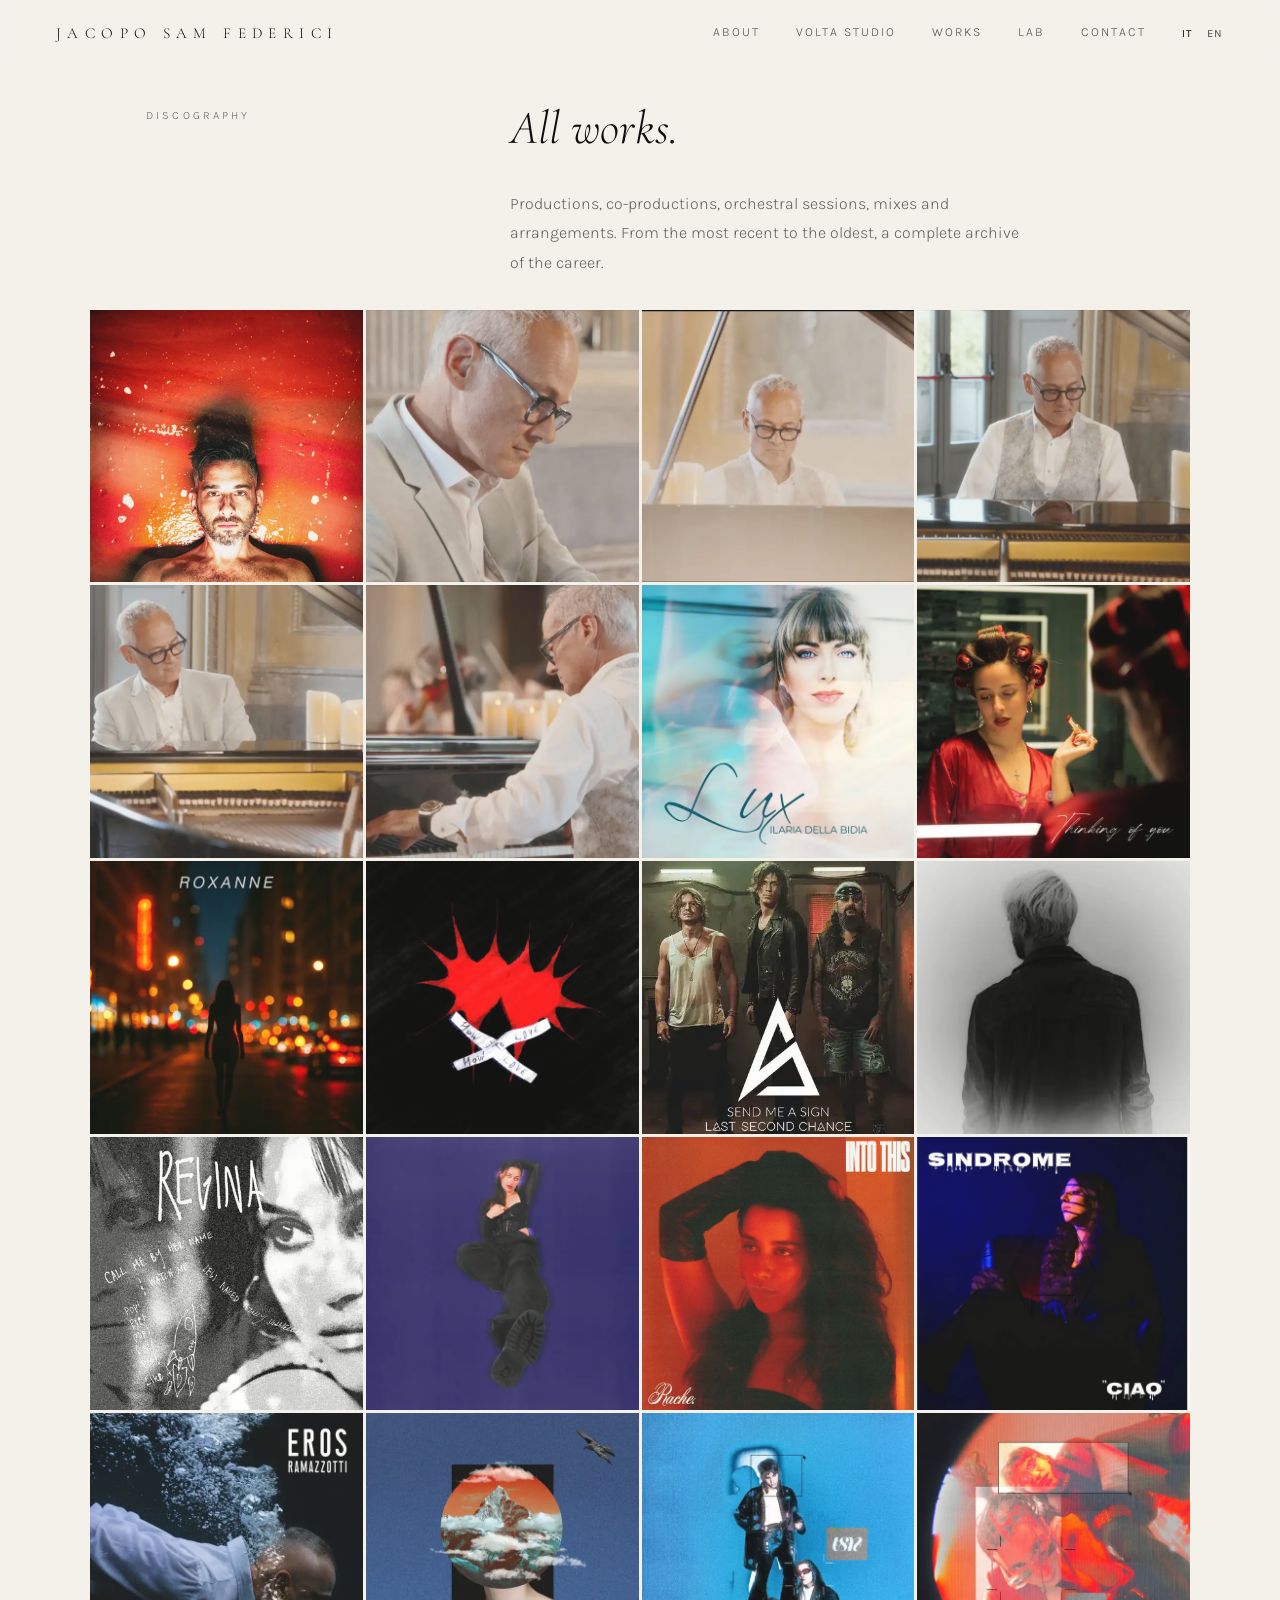
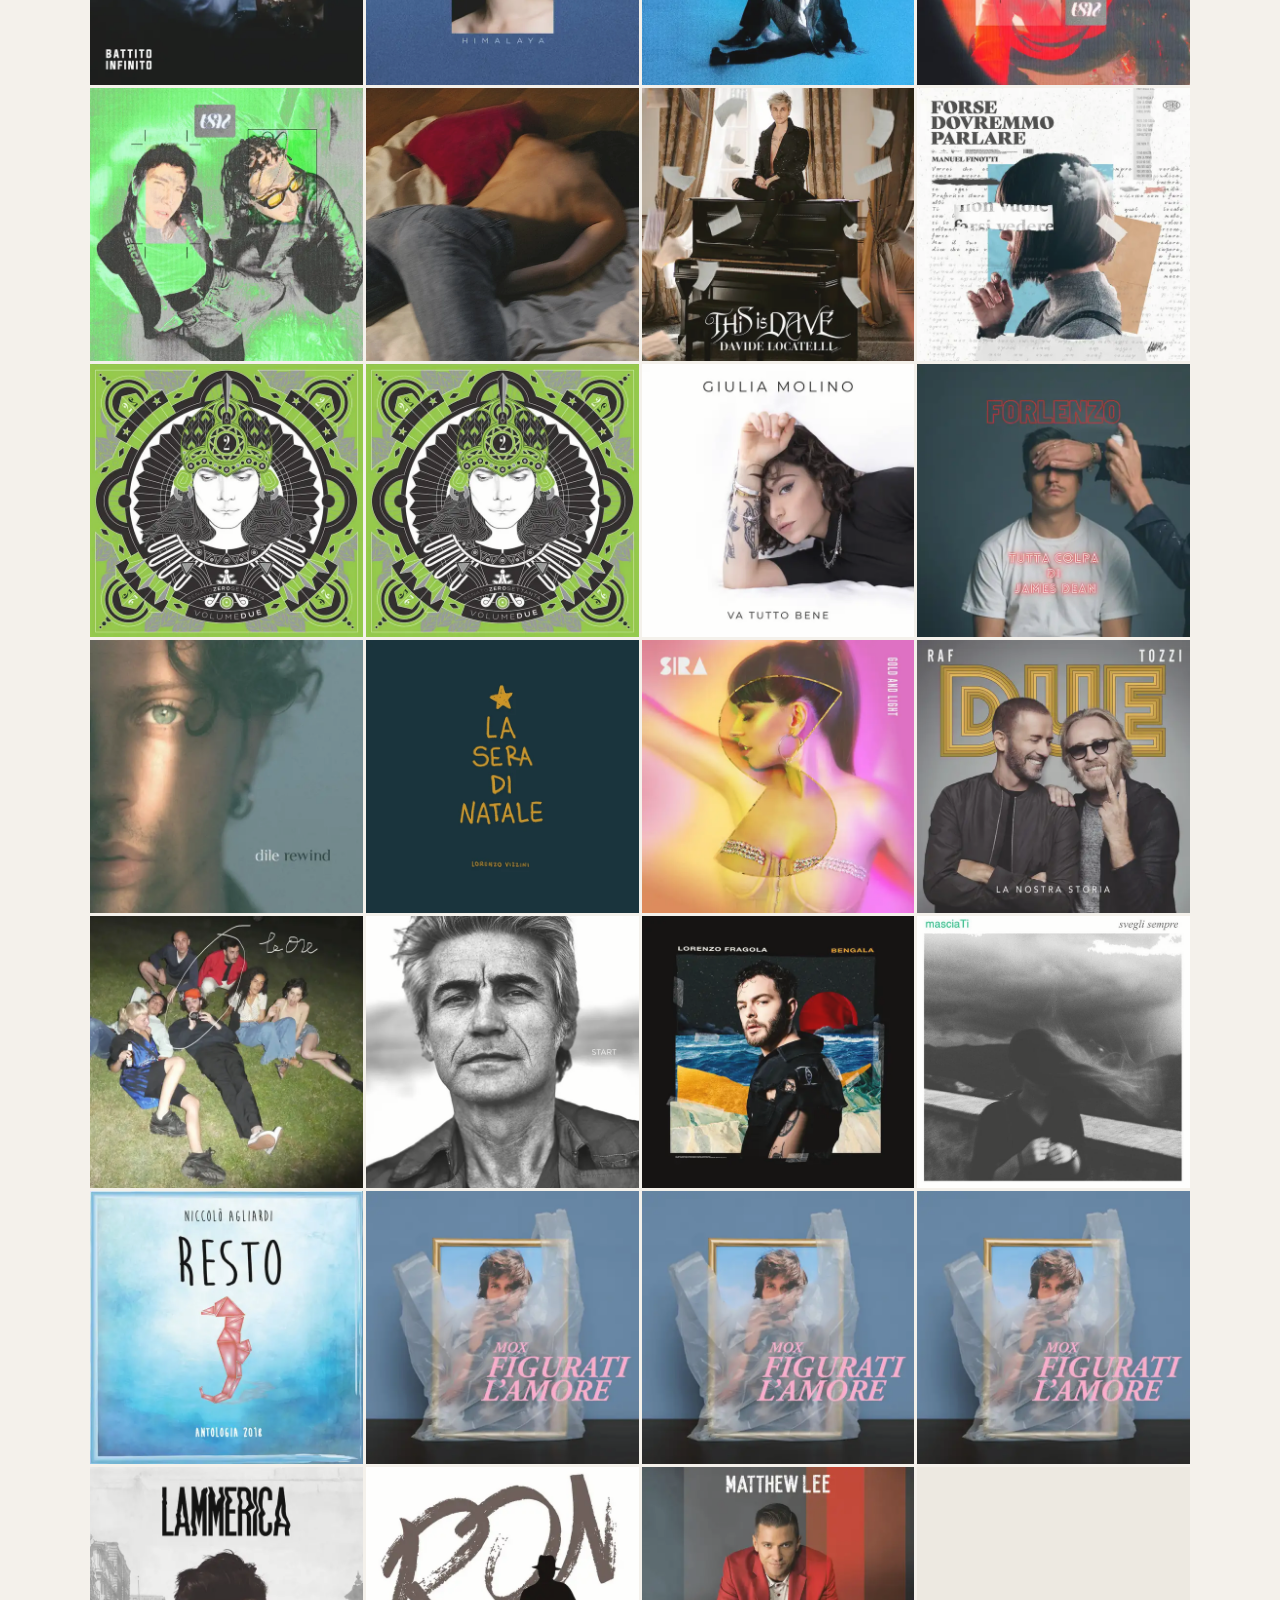
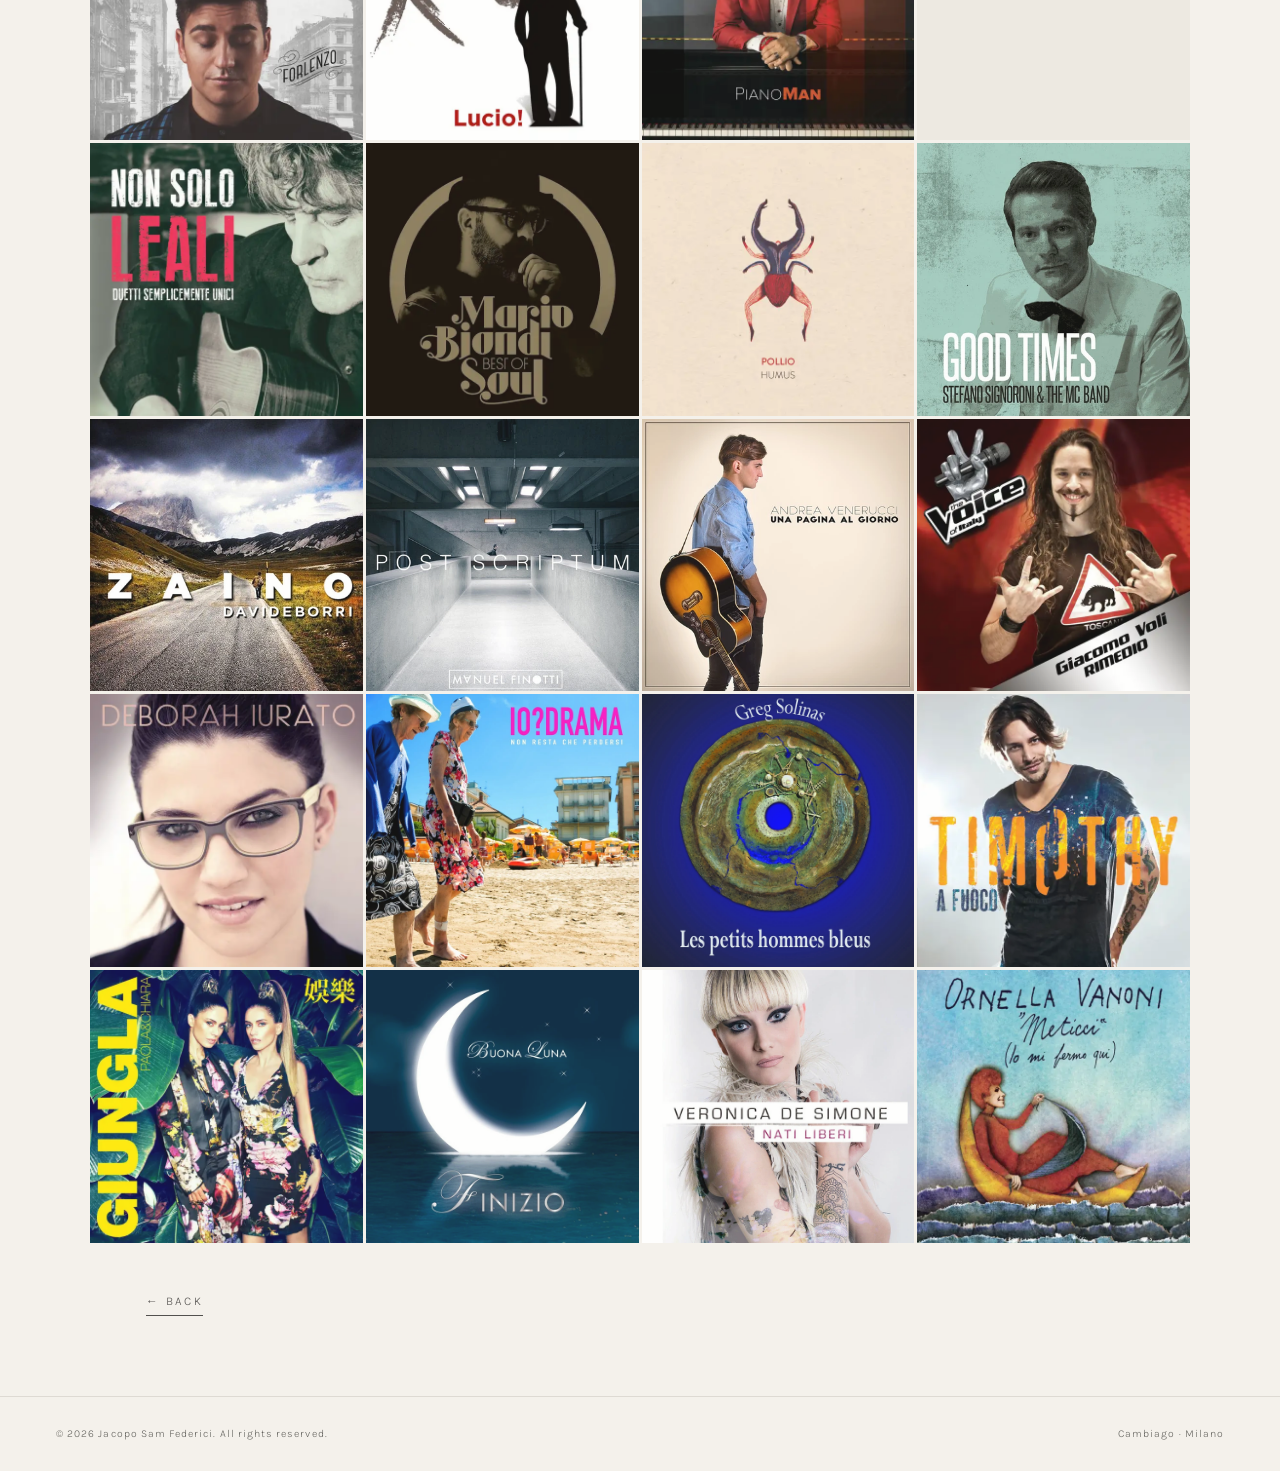
<file: discografia.html>
<!DOCTYPE html>
<html lang="it">
<head>
  <meta charset="UTF-8">
  <link rel="icon" href="/favicon.ico" sizes="any">
  <link rel="icon" type="image/svg+xml" href="/favicon.svg">
  <link rel="icon" type="image/png" sizes="192x192" href="/favicon-192.png">
  <link rel="apple-touch-icon" href="/apple-touch-icon.png">
  <link rel="manifest" href="/site.webmanifest">
  <meta name="viewport" content="width=device-width, initial-scale=1.0">
  <title>Discografia - Jacopo Sam Federici | Produzioni, Mix, Orchestrazioni</title>
  <meta name="description" content="Discografia di Jacopo Sam Federici: produzioni, co-produzioni, sessioni orchestrali, mixaggio e arrangiamenti per artisti italiani e internazionali. Volta Studio, Milano.">
  <meta name="robots" content="index, follow">
  <link rel="canonical" href="https://www.jsfederici.com/discografia.html">
  <meta name="author" content="Jacopo Sam Federici">
  <meta name="geo.region" content="IT-MI">
  <meta name="geo.placename" content="Cambiago, Milano">
  <meta name="geo.position" content="45.5986;9.4079">
  <meta name="ICBM" content="45.5986, 9.4079">
  <meta name="theme-color" content="#0f0e0d">
  <meta property="og:type" content="website">
  <meta property="og:site_name" content="Jacopo Sam Federici">
  <meta property="og:url" content="https://www.jsfederici.com/discografia.html">
  <meta property="og:title" content="Discografia - Jacopo Sam Federici">
  <meta property="og:description" content="Produzioni, co-produzioni, sessioni orchestrali, mix e arrangiamenti.">
  <meta property="og:locale" content="it_IT">
  <meta property="og:image" content="https://www.jsfederici.com/og-image.jpg">
  <meta property="og:image:width" content="1200">
  <meta property="og:image:height" content="630">
  <meta name="twitter:image" content="https://www.jsfederici.com/og-image.jpg">
  <meta name="twitter:card" content="summary_large_image">
  <meta name="twitter:title" content="Discografia - Jacopo Sam Federici">
  <meta name="twitter:description" content="Produzioni, co-produzioni, sessioni orchestrali, mix e arrangiamenti.">
  <link rel="preload" href="/fonts/karla-300.woff2" as="font" type="font/woff2" crossorigin>
  <link rel="preload" href="/fonts/cormorant-300.woff2" as="font" type="font/woff2" crossorigin>
  <link rel="preload" href="/fonts/cormorant-300i.woff2" as="font" type="font/woff2" crossorigin>
  <link rel="preload" as="image" href="images/cov_2026_pollio_dopo_la_bomba.webp" fetchpriority="high">
  <style>
@font-face{font-family:'Karla';font-style:normal;font-weight:300;font-display:swap;src:url('/fonts/karla-300.woff2') format('woff2')}@font-face{font-family:'Karla';font-style:normal;font-weight:400;font-display:swap;src:url('/fonts/karla-400.woff2') format('woff2')}@font-face{font-family:'Karla';font-style:normal;font-weight:500;font-display:swap;src:url('/fonts/karla-500.woff2') format('woff2')}@font-face{font-family:'Cormorant Garamond';font-style:normal;font-weight:300;font-display:swap;src:url('/fonts/cormorant-300.woff2') format('woff2')}@font-face{font-family:'Cormorant Garamond';font-style:normal;font-weight:400;font-display:swap;src:url('/fonts/cormorant-400.woff2') format('woff2')}@font-face{font-family:'Cormorant Garamond';font-style:normal;font-weight:600;font-display:swap;src:url('/fonts/cormorant-600.woff2') format('woff2')}@font-face{font-family:'Cormorant Garamond';font-style:italic;font-weight:300;font-display:swap;src:url('/fonts/cormorant-300i.woff2') format('woff2')}@font-face{font-family:'Cormorant Garamond';font-style:italic;font-weight:400;font-display:swap;src:url('/fonts/cormorant-400i.woff2') format('woff2')}@font-face{font-family:'Cormorant Garamond';font-style:italic;font-weight:600;font-display:swap;src:url('/fonts/cormorant-600i.woff2') format('woff2')}


    *,*::before,*::after{box-sizing:border-box;margin:0;padding:0}
    html{scroll-behavior:smooth}
    html,body{overflow-x:hidden;max-width:100vw}
    :root{
      --ink:#0f0e0d;--paper:#f4f1eb;--cream:#ede9e1;
      --dust:#63625d;--rule:#dedad3;
      --serif:"Cormorant Garamond",Georgia,serif;
      --sans:"Karla",sans-serif;
      --max:1100px
    }
    body{background:var(--paper);color:var(--ink);font-family:var(--sans);font-weight:300;line-height:1.75;-webkit-font-smoothing:antialiased}
    img{display:block;max-width:100%}
    a{color:inherit}

    header{
      position:fixed;top:0;left:0;right:0;z-index:200;
      display:flex;justify-content:space-between;align-items:center;
      padding:20px 56px;
      background:rgba(244,241,235,0.92);
      backdrop-filter:blur(12px);-webkit-backdrop-filter:blur(12px);
      border-bottom:none;
    }
    .site-name{
      font-family:var(--serif);
      font-size:0.95rem;
      font-weight:300;
      letter-spacing:0.42em;
      text-decoration:none;
      color:var(--ink);
      text-transform:uppercase;
    }
    nav{display:flex;gap:36px;list-style:none}
    nav a{font-size:0.78rem;letter-spacing:0.16em;text-transform:uppercase;color:var(--ink);text-decoration:none;transition:color 0.2s;opacity:0.7}
    nav a:hover{color:var(--ink)}

    /* ── HERO - immagine centrata con hover overlay ── */
    .hero{
      display:flex;
      flex-direction:column;
      align-items:center;
      padding:80px 56px 0;
    }

    .hero-photo-wrap{
      position:relative;
      width:calc(100% + 112px);
      max-width:var(--max);
      margin:0 -56px;
      overflow:hidden;
      cursor:default;
      border-radius:14px;
      max-height:calc(100vh - 160px);
    }

    .hero-photo-wrap img{
      width:100%;
      height:100%;
      max-height:calc(100vh - 160px);
      object-fit:cover;
      object-position:center 30%;
      display:block;
        transition:opacity 0.4s ease;
    }

    /* Sottotitolo permanente */
    .hero-sub{
      margin-top:24px;
      font-size:0.73rem;
      letter-spacing:0.42em;
      text-transform:uppercase;
      color:var(--ink);
      text-align:center;
      font-weight:300;
    }

    .wrapper{max-width:var(--max);margin:0 auto;padding:0 56px}
    .section-rule{border:none;border-top:1px solid var(--rule)}
    .label{font-size:0.7rem;letter-spacing:0.28em;text-transform:uppercase;color:var(--ink);display:block;opacity:0.6}

    .bio-section{padding:80px 0;display:grid;grid-template-columns:1.4fr 2fr;gap:0 60px;align-items:start;overflow:hidden}
    .bio-label{padding-top:6px}
    .bio-text h2{font-family:var(--serif);font-size:clamp(2.1rem,3.7vw,3.4rem);font-weight:300;font-style:italic;line-height:1.2;margin-bottom:40px}
    .bio-text p{font-size:1rem;color:#63625d;line-height:1.85;margin-bottom:24px;max-width:640px}
    .bio-text strong{font-weight:600}

    .studio-section{padding:80px 0 0}
    .studio-header{display:grid;grid-template-columns:1fr 2.2fr;gap:0 80px;align-items:start;margin-bottom:48px}
    .studio-header > div:first-child{padding-top:6px}
    .studio-header h2{font-family:var(--serif);font-size:clamp(2.1rem,3.7vw,3.2rem);font-weight:300;font-style:italic;line-height:1.2}
    .studio-header p{font-size:1rem;color:#63625d;max-width:520px;line-height:1.85;margin-top:16px}
    .studio-grid{display:grid;grid-template-columns:1.4fr 1fr 1fr;grid-template-rows:420px 280px;gap:3px;margin:0 -56px}
    .sg-item{overflow:hidden;position:relative;background:var(--cream)}
    .sg-item:first-child{grid-row:span 2}
    .sg-item img{width:100%;height:100%;object-fit:cover;opacity:0.92;transition:opacity 0.4s,transform 0.5s}
    .sg-item:hover img{opacity:1;transform:scale(1.04)}
    .sg-caption{position:absolute;bottom:0;left:0;right:0;padding:20px 20px 14px;background:linear-gradient(transparent,rgba(0,0,0,0.48));font-size:0.66rem;letter-spacing:0.2em;text-transform:uppercase;color:rgba(255,255,255,0.75);opacity:0;transition:opacity 0.3s}
    .sg-item:hover .sg-caption{opacity:1}
    .studio-gear{display:grid;grid-template-columns:repeat(3,1fr);margin-top:3px;gap:0 60px;padding-left:80px}
    .gear-col{padding:40px 0}
    
    .gear-col h4{font-size:0.76rem;letter-spacing:0.26em;text-transform:uppercase;color:var(--ink);margin-bottom:20px;opacity:0.8}
    .gear-col ul{list-style:none}
    .gear-col li{font-size:0.93rem;color:var(--ink);padding:5px 0;opacity:0.75;transition:color 0.2s,opacity 0.2s}
    .gear-col li:hover{opacity:1}

    .works-section{padding:80px 0 140px}
    .works-header{display:flex;justify-content:space-between;align-items:baseline;margin-bottom:40px}
    .works-header h2{font-family:var(--serif);font-size:clamp(1.9rem,3.2vw,2.8rem);font-weight:300;font-style:italic}
    .works-header a{font-size:0.7rem;letter-spacing:0.16em;text-transform:uppercase;color:#63625d;text-decoration:none;border-bottom:1px solid var(--rule);padding-bottom:2px;transition:color 0.2s,border-color 0.2s}
    .works-header a:hover{color:var(--ink);border-color:var(--ink)}
    .covers-grid{display:grid;grid-template-columns:repeat(4,1fr);gap:3px;margin:0 -56px 3px}
    .works-player-stack{}
    .works-spotify-strip{margin-top:24px;display:flex;justify-content:center}
    .works-spotify-strip iframe{width:100%;max-width:640px;height:160px;border:none;display:block;border-radius:8px}
    .cover-item{position:relative;overflow:hidden;aspect-ratio:1;background:var(--cream);cursor:pointer;outline:none;-webkit-tap-highlight-color:transparent}
    .cover-item img{width:100%;height:100%;object-fit:cover;opacity:0.92;transition:opacity 0.4s,transform 0.5s}
    .cover-item:hover img,.cover-item.tapped img,.cover-item:focus-visible img{opacity:1;transform:scale(1.04)}
    .cover-caption{position:absolute;inset:0;display:flex;flex-direction:column;justify-content:flex-end;padding:20px;background:linear-gradient(transparent 20%,rgba(0,0,0,0.85));opacity:0;transition:opacity 0.3s}
    .cover-item:hover .cover-caption,.cover-item.tapped .cover-caption,.cover-item:focus-visible .cover-caption{opacity:1}
    .cover-artist{font-family:var(--serif);font-size:1.22rem;font-weight:600;color:#fff;line-height:1.2}
    .cover-title{font-family:var(--serif);font-size:1.07rem;font-style:italic;color:rgba(255,255,255,0.95);margin-top:2px}
    .cover-role{font-size:0.74rem;letter-spacing:0.12em;text-transform:uppercase;color:rgba(255,255,255,0.85);margin-top:6px}
    .cover-placeholder{width:100%;height:100%;display:flex;align-items:center;justify-content:center;background:var(--cream);flex-direction:column;gap:8px;padding:16px}
    .cover-placeholder span{font-family:var(--serif);font-size:0.93rem;color:#63625d;text-align:center;line-height:1.4}
    .cover-placeholder small{font-size:0.64rem;letter-spacing:0.12em;text-transform:uppercase;color:var(--rule)}
    .credits-table{width:100%;border-collapse:collapse;border-top:1px solid var(--rule);margin-top:3px}
    .credits-table tr{border-bottom:1px solid var(--rule);transition:background 0.2s}
    .credits-table tr:hover{background:var(--cream)}
    .credits-table td{padding:16px 0;font-size:0.94rem}
    .credits-table td:first-child{font-family:var(--serif);font-size:1.12rem;font-weight:600;width:26%}
    .credits-table td:nth-child(2){font-family:var(--serif);font-style:italic;color:#63625d;width:32%}
    .credits-table td:nth-child(3){font-size:0.68rem;letter-spacing:0.14em;text-transform:uppercase;color:#63625d;width:24%}
    .credits-table td:last-child{font-size:0.76rem;color:#63625d;opacity:0.55;text-align:right;width:18%;line-height:1.4}
    .muso-badge{display:flex;align-items:center;padding:24px 0;border-top:1px solid var(--rule);margin-top:3px}
    .muso-badge a{display:inline-flex;align-items:center;gap:10px;font-size:0.74rem;letter-spacing:0.2em;text-transform:uppercase;color:var(--ink);text-decoration:none;opacity:0.7;transition:opacity 0.2s}
    .muso-badge a:hover{color:var(--ink)}
    .muso-badge img{height:18px;width:auto;opacity:0.45;transition:opacity 0.2s}
    .muso-badge a:hover img{opacity:0.9}

    .listen-section{padding:80px 0 140px;display:grid;grid-template-columns:1fr 1.6fr;gap:0 80px;align-items:start}
    .listen-left h2{font-family:var(--serif);font-size:clamp(1.9rem,3.2vw,3rem);font-weight:300;font-style:italic;line-height:1.2;margin-bottom:20px}
    .listen-left p{font-size:0.98rem;color:#63625d;line-height:1.85;max-width:340px}
    .listen-right iframe{width:100%;border:none;display:block}

    .contact-section{padding:96px 0 112px;text-align:center}
    .contact-heading{font-family:var(--serif);font-size:clamp(2.1rem,4.7vw,4.2rem);font-weight:300;font-style:italic;margin-bottom:40px;line-height:1.15}
    .contact-email{font-family:var(--serif);font-size:clamp(1.3rem,2.4vw,1.9rem);font-weight:300;text-decoration:none;color:var(--ink);border-bottom:1px solid var(--ink);padding-bottom:3px;transition:color 0.25s,border-color 0.25s}
    .contact-email:hover{color:#63625d;border-color:var(--dust)}
    .contact-social{display:flex;justify-content:center;align-items:center;gap:28px;margin-top:56px}
    .social-icon{display:inline-flex;width:28px;height:28px;opacity:0.4;transition:opacity 0.25s,transform 0.25s;text-decoration:none}
    .social-icon:hover{opacity:1;transform:scale(1.12)}
    .social-icon img{width:100%;height:100%;object-fit:contain}

    footer{border-top:1px solid var(--rule);padding:28px 56px;display:flex;justify-content:space-between;align-items:center;flex-wrap:wrap;gap:16px}
    footer p{font-size:0.66rem;letter-spacing:0.1em;color:var(--dust);margin:0}
    .footer-social{display:flex;gap:18px;align-items:center}
    .footer-icon{width:16px;height:16px;opacity:0.3;transition:opacity 0.2s;text-decoration:none;display:inline-flex}
    .footer-icon:hover{opacity:0.75}
    .footer-icon img{width:100%;height:100%;object-fit:contain}

    .scroll-top{position:fixed;bottom:32px;right:36px;width:44px;height:44px;background:var(--ink);color:var(--paper);border-radius:50%;display:flex;flex-direction:column;align-items:center;justify-content:center;cursor:pointer;opacity:0;transition:opacity 0.3s;z-index:300;font-size:0.6rem;letter-spacing:0.1em;text-transform:uppercase;gap:1px}
    .scroll-top.visible{opacity:0.6}
    .scroll-top:hover{opacity:1}

    @keyframes fadeIn{from{opacity:0;transform:translateY(16px)}to{opacity:1;transform:translateY(0)}}
    .hero-photo-wrap{opacity:1}
    .reveal{opacity:0;transform:translateY(26px);transition:opacity 0.8s ease,transform 0.8s ease}
    .reveal.visible{opacity:1;transform:translateY(0)}

    @media(max-width:900px){
      .hamburger{display:flex !important;align-items:center;justify-content:center} .lang-switch{display:none !important}
      [style*="margin:3px -56px"]{margin:3px -20px 0 !important}
      .hero-photo-wrap{width:calc(100% + 40px) !important;margin:0 -20px !important;max-width:none !important;border-radius:10px !important}
      .hero-photo-wrap img{max-height:calc(100vh - 120px) !important}
      .hero{padding:64px 24px 0 !important}
      *{max-width:100vw}
      .studio-grid{margin:0 -20px !important}
      .covers-grid{margin:0 -20px 3px !important}
      
      .bio-text p{font-size:0.95rem !important;line-height:1.9 !important}
      .bio-text h2{font-size:1.8rem !important}
      .studio-header p{font-size:0.95rem !important;line-height:1.9 !important}
      .gear-col li{font-size:0.95rem !important;padding:7px 0 !important}
      .gear-col h4{font-size:0.72rem !important}
      
      .listen-left p{font-size:0.95rem !important}
      .listen-left h2{font-size:1.6rem !important}
      
      #contact h2{font-size:1.8rem !important}
      #contact p{font-size:0.95rem !important}
      
      .cover-artist{font-size:0.95rem !important}
      .cover-title{font-size:0.82rem !important}
      .cover-role{font-size:0.6rem !important}
      
      .hero-sub{font-size:0.6rem !important}
      
      header{padding:14px 20px !important}
      .site-name{font-size:0.78rem !important}
      
      .label{font-size:0.6rem !important}
      
      .studio-header h2{font-size:1.5rem !important}
      html{font-size:16px}
      .wrapper{padding:0 20px}
      footer{flex-direction:column;justify-content:center;align-items:center;gap:6px;padding:28px 20px;text-align:center}

      header{padding:14px 20px}
      nav{display:none}
      .site-name{font-size:0.8rem;letter-spacing:0.22em}

      .hero{padding:20px 20px 0}
      .hero-photo-wrap{max-width:100%;border-radius:10px}
      .hero-sub{font-size:0.65rem;letter-spacing:0.25em;margin-top:16px}

      .bio-section{grid-template-columns:1fr;gap:16px 0;padding:52px 0}
      .bio-label{margin-bottom:24px}
      .bio-text h2{font-size:1.9rem;margin-bottom:24px}
      .bio-text p{font-size:0.92rem;line-height:1.85}

      .studio-section{padding:52px 0 0}
      .studio-header{grid-template-columns:1fr;gap:12px;margin-bottom:32px}
      .studio-header h2{font-size:1.7rem}
      .studio-header p{font-size:0.92rem;margin-top:10px}

      .studio-grid{
        grid-template-columns:1fr 1fr;
        grid-template-rows:auto;
        margin:0 -20px;
      }
      .sg-item{height:180px}
      .sg-item:first-child{grid-row:span 1;height:180px}
      .studio-grid .sg-item:last-child{grid-column:1/-1}

      .studio-gear{grid-template-columns:1fr !important;margin-top:0}
      /* Accordion mobile */
      .studio-gear{padding-left:0 !important}
      .gear-col{padding:0 !important;border-right:none !important;border-bottom:none !important;border-top:1px solid var(--rule) !important}
      .studio-gear:last-of-type .gear-col:last-child{border-bottom:1px solid var(--rule) !important}
      .studio-gear:not(:last-of-type) .gear-col:last-child{border-bottom:none !important}
      .gear-col h4{display:flex;justify-content:space-between;align-items:center;padding:16px 0 !important;cursor:pointer;font-size:0.7rem;margin-bottom:0 !important}
      .gear-col h4::after{content:"＋";font-size:0.9rem;opacity:0.4;transition:transform 0.3s}
      .gear-col.open h4::after{content:"−"}
      .gear-col ul{max-height:0;overflow:hidden;transition:max-height 0.4s ease}
      .gear-col.open ul{max-height:600px}
      .gear-col li{padding:6px 0 !important}
      .gear-col h4{font-size:0.7rem;margin-bottom:14px}
      .gear-col li{font-size:0.92rem;padding:5px 0}
      .gear-col li:last-child{border-bottom:none !important}

      .studio-header[style*="padding:80px"]{grid-template-columns:1fr !important;gap:12px !important;padding:52px 0 24px !important}

      .works-section{padding:52px 0 80px}
      .covers-grid{grid-template-columns:repeat(2,1fr);gap:2px}
      .works-spotify-strip iframe{max-width:100%;height:152px;border-radius:4px}
      .cover-artist{font-size:0.82rem}
      .cover-title{font-size:0.72rem}
      .cover-role{font-size:0.55rem}

      .listen-section{grid-template-columns:1fr;gap:32px 0;padding:52px 0 80px}
      .listen-left h2{font-size:1.7rem}
      .listen-left p{font-size:0.92rem;max-width:100%}
      .listen-right iframe{height:380px;min-height:380px}

      #contact{padding:48px 0 20px !important}
      #contact > div{padding:0 20px !important}
      #contact .reveal{
        grid-template-columns:1fr !important;
        gap:24px 0 !important;
        padding-bottom:32px !important;
      }
      #contact h2{font-size:2.2rem !important;margin-bottom:24px !important}
      #contact p{font-size:0.92rem !important;max-width:100% !important;margin-bottom:32px !important}
      #contact a[href^="mailto"]{font-size:1.2rem !important}
      #contact .reveal > div:last-child > div[style*="margin-top:48px"]{margin-top:28px !important}
      #contact > div > div:last-child{
        flex-direction:column !important;
        gap:8px !important;
        text-align:center !important;
        padding-top:18px !important;
      }

      [class="studio-header reveal"]{grid-template-columns:1fr !important;gap:12px !important}

      [style*="padding:56px 0 56px"]{font-size:0.9rem !important}
    }
  
    .disco-section{padding:100px 0 0;display:grid;grid-template-columns:1fr 2.2fr;gap:0 80px;align-items:start}
    .disco-left{padding-top:6px}
    .disco-left .label{margin-bottom:24px}
    .disco-grid{grid-column:1/-1;margin-top:32px}
    .disco-covers{display:grid;grid-template-columns:repeat(4,1fr);gap:3px;margin:0 -56px;overflow:hidden}
    @media(max-width:900px){
      .disco-section{grid-template-columns:1fr;gap:24px 0;padding:80px 0 24px}
      .disco-covers{grid-template-columns:repeat(2,1fr);margin:0 -20px}
      .disco-grid{margin-top:24px}
    }
    .reveal, .reveal.visible { opacity:1 !important; transform:none !important; transition:none !important; }
  
    /* ── HAMBURGER & MOBILE MENU ── */
    .hamburger{display:none;background:none;border:none;cursor:pointer;padding:8px;width:38px;height:38px;position:relative;z-index:250}
    .hamburger span{display:block;width:22px;height:1.5px;background:var(--ink);margin:5px auto;transition:transform 0.3s,opacity 0.3s}
    .hamburger.open span:nth-child(1){transform:translateY(6.5px) rotate(45deg)}
    .hamburger.open span:nth-child(2){opacity:0}
    .hamburger.open span:nth-child(3){transform:translateY(-6.5px) rotate(-45deg)}
    .mobile-menu{position:fixed;inset:0;background:rgba(244,241,235,0.985);backdrop-filter:blur(14px);z-index:220;display:none;flex-direction:column;align-items:center;justify-content:center;gap:32px;padding:48px 24px}
    .mobile-menu.open{display:flex}
    .mobile-nav{display:flex;flex-direction:column;gap:24px;align-items:center;text-align:center}
    .mobile-nav a{font-family:var(--serif);font-style:italic;font-size:1.8rem;color:var(--ink);text-decoration:none;font-weight:300;letter-spacing:-0.005em}
    .mobile-nav a:hover,.mobile-nav a:focus{opacity:0.65}
    .mobile-lang{display:flex;gap:14px;align-items:center;margin-top:24px;font-family:var(--sans)}
    .mobile-lang button{font-size:0.78rem;letter-spacing:0.18em;text-transform:uppercase;background:none;border:none;cursor:pointer;color:var(--ink);padding:6px 4px;opacity:0.55}
    .mobile-lang button.active{opacity:1;font-weight:500;border-bottom:1px solid var(--ink);padding-bottom:4px}
    .mobile-lang span{color:var(--rule);font-size:0.78rem}

  
    /* ── STICKY FOOTER (linea sempre in fondo, posizione uniforme) ── */
    body{min-height:100vh;display:flex;flex-direction:column}
    main{flex:1 0 auto}

  </style>

  <script type="application/ld+json">
  {
    "@context": "https://schema.org",
    "@type": "CollectionPage",
    "url": "https://www.jsfederici.com/discografia.html",
    "name": "Discografia - Jacopo Sam Federici",
    "inLanguage": "it-IT",
    "about": {
      "@id": "https://www.jsfederici.com/#person"
    },
    "author": {
      "@id": "https://www.jsfederici.com/#person"
    }
  }
  </script>
</head>
<body>

<header>
  <a href="index.html" class="site-name">Jacopo Sam Federici</a>
  <div style="display:flex;align-items:center;gap:36px;">
    <nav>
      <a href="index.html#about" style="font-size:0.78rem;letter-spacing:0.16em;text-transform:uppercase;color:var(--ink);text-decoration:none;opacity:0.7;" class="t-it">Bio</a>
      <a href="index.html#about" style="font-size:0.78rem;letter-spacing:0.16em;text-transform:uppercase;color:var(--ink);text-decoration:none;opacity:0.7;display:none" class="t-en">About</a>
      <a href="index.html#studio" style="font-size:0.78rem;letter-spacing:0.16em;text-transform:uppercase;color:var(--ink);text-decoration:none;opacity:0.7;">Volta Studio</a>
      <a href="index.html#works" style="font-size:0.78rem;letter-spacing:0.16em;text-transform:uppercase;color:var(--ink);text-decoration:none;opacity:0.7;" class="t-it">Lavori</a>
      <a href="index.html#works" style="font-size:0.78rem;letter-spacing:0.16em;text-transform:uppercase;color:var(--ink);text-decoration:none;opacity:0.7;display:none" class="t-en">Works</a>
      <a href="talkback.html" style="font-size:0.78rem;letter-spacing:0.16em;text-transform:uppercase;color:var(--ink);text-decoration:none;opacity:0.7;">Lab</a>
      <a href="index.html#contact" style="font-size:0.78rem;letter-spacing:0.16em;text-transform:uppercase;color:var(--ink);text-decoration:none;opacity:0.7;" class="t-it">Contatti</a>
      <a href="index.html#contact" style="font-size:0.78rem;letter-spacing:0.16em;text-transform:uppercase;color:var(--ink);text-decoration:none;opacity:0.7;display:none" class="t-en">Contact</a>
    </nav>
    <div style="display:flex;gap:6px;align-items:center;">
      <button onclick="setLang('it')" id="btn-it" style="font-size:0.68rem;letter-spacing:0.14em;text-transform:uppercase;background:none;border:none;cursor:pointer;font-family:var(--sans);color:var(--ink);opacity:1;font-weight:500;padding:0;">IT</button>
      <span style="color:var(--rule);font-size:0.7rem;">·</span>
      <button onclick="setLang('en')" id="btn-en" style="font-size:0.68rem;letter-spacing:0.14em;text-transform:uppercase;background:none;border:none;cursor:pointer;font-family:var(--sans);color:#63625d;font-weight:400;padding:0;">EN</button>
    </div>
    <button class="hamburger" aria-label="Apri menù" aria-expanded="false" onclick="toggleMobileMenu()"><span></span><span></span><span></span></button>
  </div>
</header>
<!-- ===== MOBILE MENU (drawer) ===== -->
<div class="mobile-menu" id="mobile-menu" aria-hidden="true">
  <nav class="mobile-nav">
      <a href="index.html#about" class="t-it">Bio</a>
      <a href="index.html#about" class="t-en" style="display:none">About</a>
      <a href="index.html#studio">Volta Studio</a>
      <a href="index.html#works" class="t-it">Lavori</a>
      <a href="index.html#works" class="t-en" style="display:none">Works</a>
      <a href="talkback.html">Lab</a>
      <a href="index.html#contact" class="t-it">Contatti</a>
      <a href="index.html#contact" class="t-en" style="display:none">Contact</a>
  </nav>
  <div class="mobile-lang">
    <button onclick="mobileLangClick('it')" id="m-btn-it">IT</button>
    <span>·</span>
    <button onclick="mobileLangClick('en')" id="m-btn-en">EN</button>
  </div>
</div>
<!-- ===== FINE MOBILE MENU ===== -->


<main>

<div class="wrapper">
  <div class="disco-section">
    <div class="disco-left">
      <span class="label t-it">Discografia</span>
      <span class="label t-en" style="display:none">Discography</span>
    </div>
    <div>
      <h1 style="font-family:var(--serif);font-size:clamp(2.1rem,3.7vw,3.2rem);font-weight:300;font-style:italic;line-height:1.2;margin-bottom:32px;">
        <span class="t-it">Tutti i lavori.</span>
        <span class="t-en" style="display:none">All works.</span>
      </h1>
      <p class="t-it" style="font-size:1rem;color:var(--dust);max-width:520px;line-height:1.85;margin-bottom:0;">Produzioni, co-produzioni, sessioni orchestrali, mix e arrangiamenti. Dai lavori più recenti ai più datati, un archivio completo della carriera.</p>
      <p class="t-en" style="display:none;font-size:1rem;color:var(--dust);max-width:520px;line-height:1.85;margin-bottom:0;">Productions, co-productions, orchestral sessions, mixes and arrangements. From the most recent to the oldest, a complete archive of the career.</p>
    </div>
  </div>

  <div class="disco-grid">
    <div class="disco-covers">
        <figure class="cover-item" data-href="https://open.spotify.com/intl-it/album/3oc2U6EouvUgxWAoCAos3y" role="link" tabindex="0"><img loading="eager" fetchpriority="high" alt="Pollio - Dopo la bomba" src="images/cov_2026_pollio_dopo_la_bomba.webp" width="560" height="560" decoding="async"><figcaption class="cover-caption"><span class="cover-artist">Pollio</span><span class="cover-title">Dopo la bomba <span style="font-size:0.72em;opacity:1;font-style:normal;font-weight:500;">Album &middot; 2026</span></span><span class="cover-role">Producer</span></figcaption></figure>
        <figure class="cover-item" role="link" tabindex="0"><img alt="Marzio Mazzoleni - You Are Not Alone" src="images/cov_2026_marzio_mazzoleni_you_are_not_alone.webp" width="560" height="560" loading="lazy" decoding="async"><figcaption class="cover-caption"><span class="cover-artist">Marzio Mazzoleni</span><span class="cover-title">You Are Not Alone <span style="font-size:0.72em;opacity:1;font-style:normal;font-weight:500;">Singolo &middot; 2026</span></span><span class="cover-role">Orchestral Mgmt · Score Prep</span></figcaption></figure>
        <figure class="cover-item" role="link" tabindex="0"><img alt="Marzio Mazzoleni - Trust in You" src="images/cov_2026_marzio_mazzoleni_trust_in_you.webp" width="560" height="560" loading="lazy" decoding="async"><figcaption class="cover-caption"><span class="cover-artist">Marzio Mazzoleni</span><span class="cover-title">Trust in You <span style="font-size:0.72em;opacity:1;font-style:normal;font-weight:500;">Singolo &middot; 2026</span></span><span class="cover-role">Orchestral Mgmt · Score Prep</span></figcaption></figure>
        <figure class="cover-item" role="link" tabindex="0"><img alt="Marzio Mazzoleni - In Memory of Australian Kangaroos" src="images/cov_2026_marzio_mazzoleni_in_memory_of_australian_kang.webp" width="560" height="560" loading="lazy" decoding="async"><figcaption class="cover-caption"><span class="cover-artist">Marzio Mazzoleni</span><span class="cover-title">In Memory of Australian Kangaroos <span style="font-size:0.72em;opacity:1;font-style:normal;font-weight:500;">Singolo &middot; 2026</span></span><span class="cover-role">Orchestral Mgmt · Score Prep</span></figcaption></figure>
        <figure class="cover-item" role="link" tabindex="0"><img alt="Marzio Mazzoleni - Don't Be Afraid" src="images/cov_2025_marzio_mazzoleni_don_t_be_afraid.webp" width="560" height="560" loading="lazy" decoding="async"><figcaption class="cover-caption"><span class="cover-artist">Marzio Mazzoleni</span><span class="cover-title">Don't Be Afraid <span style="font-size:0.72em;opacity:1;font-style:normal;font-weight:500;">Singolo &middot; 2025</span></span><span class="cover-role">Orchestral Mgmt · Score Prep</span></figcaption></figure>
        <figure class="cover-item" role="link" tabindex="0"><img alt="Marzio Mazzoleni - Canada Reiki" src="images/cov_2025_marzio_mazzoleni_canada_reiki.webp" width="560" height="560" loading="lazy" decoding="async"><figcaption class="cover-caption"><span class="cover-artist">Marzio Mazzoleni</span><span class="cover-title">Canada Reiki <span style="font-size:0.72em;opacity:1;font-style:normal;font-weight:500;">Singolo &middot; 2025</span></span><span class="cover-role">Orchestral Mgmt · Score Prep</span></figcaption></figure>
        <figure class="cover-item" role="link" tabindex="0"><img alt="Ilaria Della Bidia - Lux" src="images/cov_2025_ilaria_della_bidia_lux.webp" width="560" height="560" loading="lazy" decoding="async"><figcaption class="cover-caption"><span class="cover-artist">Ilaria Della Bidia</span><span class="cover-title">Lux <span style="font-size:0.72em;opacity:1;font-style:normal;font-weight:500;">Album &middot; 2025</span></span><span class="cover-role">Orchestral Mgmt · Score Prep</span></figcaption></figure>
        <figure class="cover-item" role="link" tabindex="0"><img alt="rache. - Thinking of You" src="images/cov_2025_rache_thinking_of_you.webp" width="560" height="560" loading="lazy" decoding="async"><figcaption class="cover-caption"><span class="cover-artist">rache.</span><span class="cover-title">Thinking of You <span style="font-size:0.72em;opacity:1;font-style:normal;font-weight:500;">Singolo &middot; 2025</span></span><span class="cover-role">Composer</span></figcaption></figure>
        <figure class="cover-item" role="link" tabindex="0"><img alt="Last Second Chance - Roxanne" src="images/cov_2025_last_second_chance_roxanne.webp" width="560" height="560" loading="lazy" decoding="async"><figcaption class="cover-caption"><span class="cover-artist">Last Second Chance</span><span class="cover-title">Roxanne <span style="font-size:0.72em;opacity:1;font-style:normal;font-weight:500;">Singolo &middot; 2025</span></span><span class="cover-role">Producer</span></figcaption></figure>
        <figure class="cover-item" data-href="https://open.spotify.com/intl-it/track/2mVKF1x12yALLklESC4FJg" role="link" tabindex="0"><img alt="Gabriella Marinaro - How To Love" src="images/cov_2025_gabriella_marinaro_how_to_love.webp" width="560" height="560" loading="lazy" decoding="async"><figcaption class="cover-caption"><span class="cover-artist">Gabriella Marinaro</span><span class="cover-title">How To Love <span style="font-size:0.72em;opacity:1;font-style:normal;font-weight:500;">Singolo &middot; 2025</span></span><span class="cover-role">Producer</span></figcaption></figure>
        <figure class="cover-item" role="link" tabindex="0"><img alt="Last Second Chance - Send Me A Sign" src="images/cov_2025_last_second_chance_send_me_a_sign.webp" width="420" height="420" loading="lazy" decoding="async"><figcaption class="cover-caption"><span class="cover-artist">Last Second Chance</span><span class="cover-title">Send Me A Sign <span style="font-size:0.72em;opacity:1;font-style:normal;font-weight:500;">Singolo &middot; 2025</span></span><span class="cover-role">Producer</span></figcaption></figure>
        <figure class="cover-item" data-href="https://open.spotify.com/intl-it/track/2gL55y8gWonY55sLZYVq3C" role="link" tabindex="0"><img alt="STF, FET BASTARDs - nobody" src="images/cov_2024_stf_fet_bastards_nobody.webp" width="560" height="560" loading="lazy" decoding="async"><figcaption class="cover-caption"><span class="cover-artist">STF, FET BASTARDs</span><span class="cover-title">nobody <span style="font-size:0.72em;opacity:1;font-style:normal;font-weight:500;">Singolo &middot; 2024</span></span><span class="cover-role">Producer</span></figcaption></figure>
        <figure class="cover-item" role="link" tabindex="0"><img alt="Gabriella Marinaro - Regina" src="images/cov_2024_gabriella_marinaro_regina.webp" width="420" height="420" loading="lazy" decoding="async"><figcaption class="cover-caption"><span class="cover-artist">Gabriella Marinaro</span><span class="cover-title">Regina <span style="font-size:0.72em;opacity:1;font-style:normal;font-weight:500;">Singolo &middot; 2024</span></span><span class="cover-role">Producer</span></figcaption></figure>
        <figure class="cover-item" role="link" tabindex="0"><img alt="rache. - UH HUH" src="images/cov_2024_rache_uh_huh.webp" width="560" height="560" loading="lazy" decoding="async"><figcaption class="cover-caption"><span class="cover-artist">rache.</span><span class="cover-title">UH HUH <span style="font-size:0.72em;opacity:1;font-style:normal;font-weight:500;">Singolo &middot; 2023</span></span><span class="cover-role">Bass</span></figcaption></figure>
        
        <figure class="cover-item" role="link" tabindex="0"><img alt="rache. - Into This" src="images/cov_2023_rache_into_this.webp" width="560" height="560" loading="lazy" decoding="async"><figcaption class="cover-caption"><span class="cover-artist">rache.</span><span class="cover-title">Into This <span style="font-size:0.72em;opacity:1;font-style:normal;font-weight:500;">Singolo &middot; 2023</span></span><span class="cover-role">Producer &middot; Composer</span></figcaption></figure>
        <figure class="cover-item" role="link" tabindex="0"><img alt="SindroMe - CIAO" src="images/cov_2023_sindrome_ciao.webp" width="560" height="560" loading="lazy" decoding="async"><figcaption class="cover-caption"><span class="cover-artist">SindroMe</span><span class="cover-title">CIAO <span style="font-size:0.72em;opacity:1;font-style:normal;font-weight:500;">Singolo &middot; 2023</span></span><span class="cover-role">Composer</span></figcaption></figure>
        <figure class="cover-item" data-href="https://open.spotify.com/intl-it/album/3ndzRNxUxwpUoNAfs3UgCG" role="link" tabindex="0"><img alt="Eros Ramazzotti - Ritornare a ballare" src="images/cov_2022_eros_ramazzotti_ritornare_a_ballare.webp" width="560" height="560" loading="lazy" decoding="async"><figcaption class="cover-caption"><span class="cover-artist">Eros Ramazzotti</span><span class="cover-title">Ritornare a ballare <span style="font-size:0.72em;opacity:1;font-style:normal;font-weight:500;">Album &middot; 2022</span></span><span class="cover-role">Orchestral Mgmt · Score Prep</span></figcaption></figure>
        <figure class="cover-item" role="link" tabindex="0"><img alt="Manuel Finotti - Himalaya" src="images/cov_2022_manuel_finotti_himalaya.webp" width="560" height="560" loading="lazy" decoding="async"><figcaption class="cover-caption"><span class="cover-artist">Manuel Finotti</span><span class="cover-title">Himalaya <span style="font-size:0.72em;opacity:1;font-style:normal;font-weight:500;">Singolo &middot; 2022</span></span><span class="cover-role">Producer</span></figcaption></figure>
        <figure class="cover-item" data-href="https://open.spotify.com/intl-it/track/2mVKF1x12yALLklESC4FJg" role="link" tabindex="0"><img alt="isla - Berlino / Canzone Per Dimenticare" src="images/cov_2022_isla_berlino_canzone_per_dimenticare.webp" width="560" height="560" loading="lazy" decoding="async"><figcaption class="cover-caption"><span class="cover-artist">isla</span><span class="cover-title">Berlino / Canzone Per Dimenticare <span style="font-size:0.72em;opacity:1;font-style:normal;font-weight:500;">Singolo &middot; 2022</span></span><span class="cover-role">Producer · Mix · Master</span></figcaption></figure>
        <figure class="cover-item" role="link" tabindex="0"><img alt="isla - Volevo te Volevo tutto quanto" src="images/cov_2022_isla_volevo_te_volevo_tutto_quanto_feat_eleon.webp" width="560" height="560" loading="lazy" decoding="async"><figcaption class="cover-caption"><span class="cover-artist">isla</span><span class="cover-title">Volevo te Volevo tutto quanto <span style="font-size:0.72em;opacity:1;font-style:normal;font-weight:500;">Singolo &middot; 2022</span></span><span class="cover-role">Producer · Mix · Master</span></figcaption></figure>
        <figure class="cover-item" role="link" tabindex="0"><img alt="isla - Non lo rifarei / What the Hell" src="images/cov_2022_isla_non_lo_rifarei_what_the_hell.webp" width="560" height="560" loading="lazy" decoding="async"><figcaption class="cover-caption"><span class="cover-artist">isla</span><span class="cover-title">Non lo rifarei / What the Hell <span style="font-size:0.72em;opacity:1;font-style:normal;font-weight:500;">Singolo &middot; 2022</span></span><span class="cover-role">Producer · Mix · Master</span></figcaption></figure>
        <figure class="cover-item" role="link" tabindex="0"><img alt="Laura Di Lenola / Diem - Settimane" src="images/cov_2022_laura_di_lenola_diem_settimane.webp" width="560" height="560" loading="lazy" decoding="async"><figcaption class="cover-caption"><span class="cover-artist">Laura Di Lenola / Diem</span><span class="cover-title">Settimane <span style="font-size:0.72em;opacity:1;font-style:normal;font-weight:500;">Singolo &middot; 2022</span></span><span class="cover-role">Composer</span></figcaption></figure>
        <figure class="cover-item" role="link" tabindex="0"><img alt="Davide Locatelli - This Is Dave" src="images/cov_2021_davide_locatelli_this_is_dave.webp" width="560" height="560" loading="lazy" decoding="async"><figcaption class="cover-caption"><span class="cover-artist">Davide Locatelli</span><span class="cover-title">This Is Dave <span style="font-size:0.72em;opacity:1;font-style:normal;font-weight:500;">Album &middot; 2021</span></span><span class="cover-role">Engineer</span></figcaption></figure>
        <figure class="cover-item" data-href="https://open.spotify.com/intl-it/track/4wLxwM3ALOGnRr0Xc1kKgg" role="link" tabindex="0"><img alt="Manuel Finotti - Forse Dovremmo Parlare" src="images/cov_2020_manuel_finotti_forse_dovremmo_parlare.webp" width="560" height="560" loading="lazy" decoding="async"><figcaption class="cover-caption"><span class="cover-artist">Manuel Finotti</span><span class="cover-title">Forse Dovremmo Parlare <span style="font-size:0.72em;opacity:1;font-style:normal;font-weight:500;">Singolo &middot; 2020</span></span><span class="cover-role">Producer · Composer · Mix</span></figcaption></figure>
        <figure class="cover-item" role="link" tabindex="0"><img alt="Renato Zero - La logica del tempo" src="images/cov_2020_renato_zero_la_logica_del_tempo.webp" width="560" height="560" loading="lazy" decoding="async"><figcaption class="cover-caption"><span class="cover-artist">Renato Zero</span><span class="cover-title">La logica del tempo <span style="font-size:0.72em;opacity:1;font-style:normal;font-weight:500;">Singolo &middot; 2020</span></span><span class="cover-role">Engineer</span></figcaption></figure>
        <figure class="cover-item" data-href="https://open.spotify.com/intl-it/album/14BbxMmEwA5iobxv4NZykX" role="link" tabindex="0"><img alt="Renato Zero - L'amore sublime" src="images/cov_2020_renato_zero_l_amore_sublime.webp" width="560" height="560" loading="lazy" decoding="async"><figcaption class="cover-caption"><span class="cover-artist">Renato Zero</span><span class="cover-title">L'amore sublime <span style="font-size:0.72em;opacity:1;font-style:normal;font-weight:500;">Singolo &middot; 2020</span></span><span class="cover-role">Engineer</span></figcaption></figure>
        <figure class="cover-item" role="link" tabindex="0"><img alt="Giulia Molino - Non sentire più niente" src="images/cov_2020_giulia_molino_non_sentire_pi_niente.webp" width="560" height="560" loading="lazy" decoding="async"><figcaption class="cover-caption"><span class="cover-artist">Giulia Molino</span><span class="cover-title">Non sentire più niente <span style="font-size:0.72em;opacity:1;font-style:normal;font-weight:500;">Singolo &middot; 2020</span></span><span class="cover-role">Producer</span></figcaption></figure>
        <figure class="cover-item" role="link" tabindex="0"><img alt="Forlenzo - Tutta colpa di James Dean" src="images/cov_2020_forlenzo_tutta_colpa_di_james_dean.webp" width="560" height="560" loading="lazy" decoding="async"><figcaption class="cover-caption"><span class="cover-artist">Forlenzo</span><span class="cover-title">Tutta colpa di James Dean <span style="font-size:0.72em;opacity:1;font-style:normal;font-weight:500;">Album &middot; 2020</span></span><span class="cover-role">Producer</span></figcaption></figure>
        <figure class="cover-item" data-href="https://open.spotify.com/intl-it/track/4JJPB2xUtNwZ07OytVa73J" role="link" tabindex="0"><img alt="dile - Rewind" src="images/cov_2020_dile_rewind.webp" width="560" height="560" loading="lazy" decoding="async"><figcaption class="cover-caption"><span class="cover-artist">dile</span><span class="cover-title">Rewind <span style="font-size:0.72em;opacity:1;font-style:normal;font-weight:500;">Singolo &middot; 2020</span></span><span class="cover-role">Piano</span></figcaption></figure>
        <figure class="cover-item" role="link" tabindex="0"><img alt="Lorenzo Vizzini - La sera di Natale" src="images/cov_2020_lorenzo_vizzini_la_sera_di_natale.webp" width="560" height="560" loading="lazy" decoding="async"><figcaption class="cover-caption"><span class="cover-artist">Lorenzo Vizzini</span><span class="cover-title">La sera di Natale <span style="font-size:0.72em;opacity:1;font-style:normal;font-weight:500;">Singolo &middot; 2020</span></span><span class="cover-role">Acoustic Guitar &middot; Bass</span></figcaption></figure>
        <figure class="cover-item" role="link" tabindex="0"><img alt="Sira - Gold and Light" src="images/cov_2019_sira_gold_and_light.webp" width="560" height="560" loading="lazy" decoding="async"><figcaption class="cover-caption"><span class="cover-artist">Sira</span><span class="cover-title">Gold and Light <span style="font-size:0.72em;opacity:1;font-style:normal;font-weight:500;">Album &middot; 2019</span></span><span class="cover-role">Orchestral &amp; Production Asst.</span></figcaption></figure>
        <figure class="cover-item" data-href="https://open.spotify.com/intl-it/album/2FLQ6iRvDiJFfhdgWyuBM0" role="link" tabindex="0"><img alt="Raf Tozzi - Due, la nostra storia" src="images/cov_2019_raf_tozzi_due_la_nostra_storia.webp" width="560" height="560" loading="lazy" decoding="async"><figcaption class="cover-caption"><span class="cover-artist">Raf Tozzi</span><span class="cover-title">Due, la nostra storia <span style="font-size:0.72em;opacity:1;font-style:normal;font-weight:500;">Album &middot; 2019</span></span><span class="cover-role">Mix Engineer</span></figcaption></figure>
        <figure class="cover-item" role="link" tabindex="0"><img alt="LE ORE - Ci Metti Il Resto" src="images/cov_2019_le_ore_ci_metti_il_resto.webp" width="560" height="560" loading="lazy" decoding="async"><figcaption class="cover-caption"><span class="cover-artist">LE ORE</span><span class="cover-title">Ci Metti Il Resto <span style="font-size:0.72em;opacity:1;font-style:normal;font-weight:500;">Singolo &middot; 2019</span></span><span class="cover-role">Composer</span></figcaption></figure>
        <figure class="cover-item" data-href="https://open.spotify.com/intl-it/album/4nDpojMM2Cq4SeXNZTW7UR" role="link" tabindex="0"><img alt="Ligabue - Start" src="images/cov_2019_ligabue_start.webp" width="560" height="560" loading="lazy" decoding="async"><figcaption class="cover-caption"><span class="cover-artist">Ligabue</span><span class="cover-title">Start <span style="font-size:0.72em;opacity:1;font-style:normal;font-weight:500;">Album &middot; 2019</span></span><span class="cover-role">Studio Assistant</span></figcaption></figure>
        <figure class="cover-item" role="link" tabindex="0"><img alt="Lorenzo Fragola - Bengala" src="images/cov_2018_lorenzo_fragola_bengala.webp" width="560" height="560" loading="lazy" decoding="async"><figcaption class="cover-caption"><span class="cover-artist">Lorenzo Fragola</span><span class="cover-title">Bengala <span style="font-size:0.72em;opacity:1;font-style:normal;font-weight:500;">Album &middot; 2018</span></span><span class="cover-role">Engineer</span></figcaption></figure>
        <figure class="cover-item" role="link" tabindex="0"><img alt="masciaTi - Svegli Sempre" src="images/cov_2018_masciati_svegli_sempre.webp" width="560" height="560" loading="lazy" decoding="async"><figcaption class="cover-caption"><span class="cover-artist">masciaTi</span><span class="cover-title">Svegli Sempre <span style="font-size:0.72em;opacity:1;font-style:normal;font-weight:500;">Singolo &middot; 2018</span></span><span class="cover-role">Producer</span></figcaption></figure>
        <figure class="cover-item" role="link" tabindex="0"><img alt="Niccolò Agliardi - Fratello Pop" src="images/cov_2018_niccol_agliardi_fratello_pop.webp" width="560" height="560" loading="lazy" decoding="async"><figcaption class="cover-caption"><span class="cover-artist">Niccolò Agliardi</span><span class="cover-title">Fratello Pop <span style="font-size:0.72em;opacity:1;font-style:normal;font-weight:500;">Singolo &middot; 2018</span></span><span class="cover-role">Arranger</span></figcaption></figure>
        <figure class="cover-item" role="link" tabindex="0"><img alt="Mox - Luglio" src="images/cov_2018_mox_luglio.webp" width="560" height="560" loading="lazy" decoding="async"><figcaption class="cover-caption"><span class="cover-artist">Mox</span><span class="cover-title">Luglio <span style="font-size:0.72em;opacity:1;font-style:normal;font-weight:500;">Singolo &middot; 2018</span></span><span class="cover-role">Arranger · Piano · Mellotron · Bass Hofner · Choirs</span></figcaption></figure>
        <figure class="cover-item" role="link" tabindex="0"><img alt="Mox - Mara" src="images/cov_2018_mox_mara.webp" width="560" height="560" loading="lazy" decoding="async"><figcaption class="cover-caption"><span class="cover-artist">Mox</span><span class="cover-title">Mara <span style="font-size:0.72em;opacity:1;font-style:normal;font-weight:500;">Singolo &middot; 2018</span></span><span class="cover-role">Piano</span></figcaption></figure>
        <figure class="cover-item" data-href="https://open.spotify.com/intl-it/album/45FBhILpUCTHHPtamSd8P9" role="link" tabindex="0"><img alt="Mox - Brava" src="images/cov_2018_mox_brava.webp" width="560" height="560" loading="lazy" decoding="async"><figcaption class="cover-caption"><span class="cover-artist">Mox</span><span class="cover-title">Brava <span style="font-size:0.72em;opacity:1;font-style:normal;font-weight:500;">Singolo &middot; 2018</span></span><span class="cover-role">Piano</span></figcaption></figure>
        <figure class="cover-item" role="link" tabindex="0"><img alt="Forlenzo - L'Ammerica" src="images/cov_2018_forlenzo_l_ammerica.webp" width="560" height="560" loading="lazy" decoding="async"><figcaption class="cover-caption"><span class="cover-artist">Forlenzo</span><span class="cover-title">L'Ammerica <span style="font-size:0.72em;opacity:1;font-style:normal;font-weight:500;">Singolo &middot; 2018</span></span><span class="cover-role">Producer</span></figcaption></figure>
        <figure class="cover-item" role="link" tabindex="0"><img alt="Ron - Lucio!" src="images/cov_2018_ron_lucio.webp" width="560" height="560" loading="lazy" decoding="async"><figcaption class="cover-caption"><span class="cover-artist">Ron</span><span class="cover-title">Lucio! <span style="font-size:0.72em;opacity:1;font-style:normal;font-weight:500;">Album &middot; 2018</span></span><span class="cover-role">Orchestral Mgmt · Score Prep</span></figcaption></figure>
        <figure class="cover-item" role="link" tabindex="0"><img alt="Matthew Lee - PianoMan" src="images/cov_2018_matthew_lee_pianoman.webp" width="560" height="560" loading="lazy" decoding="async"><figcaption class="cover-caption"><span class="cover-artist">Matthew Lee</span><span class="cover-title">PianoMan <span style="font-size:0.72em;opacity:1;font-style:normal;font-weight:500;">Album &middot; 2018</span></span><span class="cover-role">Orchestral Mgmt · Score Prep</span></figcaption></figure>
        <figure class="cover-item" role="link" tabindex="0"><img alt="Medulla - Parlami di te" src="images/cov_2018_medulla_parlami_di_te.webp" width="560" height="560" loading="lazy" decoding="async"><figcaption class="cover-caption"><span class="cover-artist">Medulla</span><span class="cover-title">Parlami di te <span style="font-size:0.72em;opacity:1;font-style:normal;font-weight:500;">Singolo &middot; 2018</span></span><span class="cover-role">Producer</span></figcaption></figure>
        <figure class="cover-item" role="link" tabindex="0"><img alt="Fausto Leali - Non Solo Leali" src="images/cov_2016_fausto_leali_non_solo_leali.webp" width="560" height="560" loading="lazy" decoding="async"><figcaption class="cover-caption"><span class="cover-artist">Fausto Leali</span><span class="cover-title">Non Solo Leali <span style="font-size:0.72em;opacity:1;font-style:normal;font-weight:500;">Album &middot; 2016</span></span><span class="cover-role">Orchestral Mgmt · Score Prep</span></figcaption></figure>
        <figure class="cover-item" role="link" tabindex="0"><img alt="Mario Biondi - Best of Soul" src="images/cov_2016_mario_biondi_best_of_soul.webp" width="560" height="560" loading="lazy" decoding="async"><figcaption class="cover-caption"><span class="cover-artist">Mario Biondi</span><span class="cover-title">Best of Soul <span style="font-size:0.72em;opacity:1;font-style:normal;font-weight:500;">Album &middot; 2016</span></span><span class="cover-role">Orchestral &amp; Production Asst.</span></figcaption></figure>
        <figure class="cover-item" role="link" tabindex="0"><img alt="Pollio - Humus" src="images/cov_2016_pollio_humus.webp" width="560" height="560" loading="lazy" decoding="async"><figcaption class="cover-caption"><span class="cover-artist">Pollio</span><span class="cover-title">Humus <span style="font-size:0.72em;opacity:1;font-style:normal;font-weight:500;">Album &middot; 2016</span></span><span class="cover-role">Piano</span></figcaption></figure>
        <figure class="cover-item" role="link" tabindex="0"><img alt="Stefano Signoroni - Good Times" src="images/cov_2016_stefano_signoroni_good_times.webp" width="560" height="560" loading="lazy" decoding="async"><figcaption class="cover-caption"><span class="cover-artist">Stefano Signoroni</span><span class="cover-title">Good Times <span style="font-size:0.72em;opacity:1;font-style:normal;font-weight:500;">Album &middot; 2016</span></span><span class="cover-role">Engineer</span></figcaption></figure>
        <figure class="cover-item" role="link" tabindex="0"><img alt="Davide Borri - Zaino" src="images/cov_2016_davide_borri_zaino.webp" width="420" height="420" loading="lazy" decoding="async"><figcaption class="cover-caption"><span class="cover-artist">Davide Borri</span><span class="cover-title">Zaino <span style="font-size:0.72em;opacity:1;font-style:normal;font-weight:500;">Singolo &middot; 2016</span></span><span class="cover-role">Producer</span></figcaption></figure>
        <figure class="cover-item" role="link" tabindex="0"><img alt="Manuel Finotti - Post Scriptum" src="images/cov_2015_manuel_finotti_post_scriptum.webp" width="560" height="560" loading="lazy" decoding="async"><figcaption class="cover-caption"><span class="cover-artist">Manuel Finotti</span><span class="cover-title">Post Scriptum <span style="font-size:0.72em;opacity:1;font-style:normal;font-weight:500;">Singolo &middot; 2015</span></span><span class="cover-role">Producer</span></figcaption></figure>
        <figure class="cover-item" role="link" tabindex="0"><img alt="Andrea Venerucci - Una Pagina al Giorno" src="images/cov_2015_andrea_venerucci_una_pagina_al_giorno.webp" width="420" height="420" loading="lazy" decoding="async"><figcaption class="cover-caption"><span class="cover-artist">Andrea Venerucci</span><span class="cover-title">Una Pagina al Giorno <span style="font-size:0.72em;opacity:1;font-style:normal;font-weight:500;">Singolo &middot; 2015</span></span><span class="cover-role">Producer</span></figcaption></figure>
        <figure class="cover-item" role="link" tabindex="0"><img alt="Giacomo Voli - Rimedio" src="images/cov_2014_giacomo_voli_rimedio.webp" width="560" height="560" loading="lazy" decoding="async"><figcaption class="cover-caption"><span class="cover-artist">Giacomo Voli</span><span class="cover-title">Rimedio <span style="font-size:0.72em;opacity:1;font-style:normal;font-weight:500;">Singolo &middot; 2014</span></span><span class="cover-role">Bass</span></figcaption></figure>
        <figure class="cover-item" role="link" tabindex="0"><img alt="Deborah Iurato - Deborah Iurato" src="images/cov_2014_deborah_iurato_deborah_iurato.webp" width="560" height="560" loading="lazy" decoding="async"><figcaption class="cover-caption"><span class="cover-artist">Deborah Iurato</span><span class="cover-title">Deborah Iurato <span style="font-size:0.72em;opacity:1;font-style:normal;font-weight:500;">Album &middot; 2014</span></span><span class="cover-role">Studio Assistant</span></figcaption></figure>
        <figure class="cover-item" role="link" tabindex="0"><img alt="io?drama - Non resta che perdersi" src="images/cov_2014_io_drama_non_resta_che_perdersi.webp" width="560" height="560" loading="lazy" decoding="async"><figcaption class="cover-caption"><span class="cover-artist">io?drama</span><span class="cover-title">Non resta che perdersi <span style="font-size:0.72em;opacity:1;font-style:normal;font-weight:500;">Album &middot; 2014</span></span><span class="cover-role">Engineer</span></figcaption></figure>
        <figure class="cover-item" role="link" tabindex="0"><img alt="Greg Solinas - Les petits hommes bleus" src="images/cov_2014_greg_solinas_les_petits_hommes_bleus.webp" width="560" height="560" loading="lazy" decoding="async"><figcaption class="cover-caption"><span class="cover-artist">Greg Solinas</span><span class="cover-title">Les petits hommes bleus <span style="font-size:0.72em;opacity:1;font-style:normal;font-weight:500;">Album &middot; 2014</span></span><span class="cover-role">Engineer</span></figcaption></figure>
        <figure class="cover-item" role="link" tabindex="0"><img alt="Timothy Cavicchini - A Fuoco" src="images/cov_2013_timothy_cavicchini_a_fuoco.webp" width="560" height="560" loading="lazy" decoding="async"><figcaption class="cover-caption"><span class="cover-artist">Timothy Cavicchini</span><span class="cover-title">A Fuoco <span style="font-size:0.72em;opacity:1;font-style:normal;font-weight:500;">Album &middot; 2013</span></span><span class="cover-role">Engineer · Assistant Producer</span></figcaption></figure>
        <figure class="cover-item" role="link" tabindex="0"><img alt="Paola &amp; Chiara - Giungla" src="images/cov_2013_paola_chiara_giungla.webp" width="560" height="560" loading="lazy" decoding="async"><figcaption class="cover-caption"><span class="cover-artist">Paola &amp; Chiara</span><span class="cover-title">Giungla <span style="font-size:0.72em;opacity:1;font-style:normal;font-weight:500;">Album &middot; 2013</span></span><span class="cover-role">Production Assistant</span></figcaption></figure>
        <figure class="cover-item" role="link" tabindex="0"><img alt="Gigi Finizio - Buona Luna" src="images/cov_2013_gigi_finizio_buona_luna.webp" width="560" height="560" loading="lazy" decoding="async"><figcaption class="cover-caption"><span class="cover-artist">Gigi Finizio</span><span class="cover-title">Buona Luna <span style="font-size:0.72em;opacity:1;font-style:normal;font-weight:500;">Album &middot; 2013</span></span><span class="cover-role">Engineer &middot; Assistant</span></figcaption></figure>
        <figure class="cover-item" role="link" tabindex="0"><img alt="Veronica De Simone - Nati Liberi" src="images/cov_2013_veronica_de_simone_nati_liberi.webp" width="560" height="560" loading="lazy" decoding="async"><figcaption class="cover-caption"><span class="cover-artist">Veronica De Simone</span><span class="cover-title">Nati Liberi <span style="font-size:0.72em;opacity:1;font-style:normal;font-weight:500;">Album &middot; 2013</span></span><span class="cover-role">Engineer &middot; Assistant</span></figcaption></figure>
        <figure class="cover-item" role="link" tabindex="0"><img alt="Ornella Vanoni - Meticci" src="images/cov_2013_ornella_vanoni_meticci.webp" width="560" height="560" loading="lazy" decoding="async"><figcaption class="cover-caption"><span class="cover-artist">Ornella Vanoni</span><span class="cover-title">Meticci <span style="font-size:0.72em;opacity:1;font-style:normal;font-weight:500;">Singolo &middot; 2013</span></span><span class="cover-role">String Arranger</span></figcaption></figure>
    </div>
  </div>

  <a href="index.html#works" style="display:inline-block;margin-top:48px;margin-bottom:80px;font-size:0.74rem;letter-spacing:0.2em;text-transform:uppercase;color:var(--ink);text-decoration:none;border-bottom:1px solid var(--ink);padding-bottom:3px;transition:opacity 0.2s;opacity:0.7;" onmouseover="this.style.opacity=1" onmouseout="this.style.opacity=0.7"><span class="t-it">← Indietro</span><span class="t-en" style="display:none">← Back</span></a>

</div>

</main>

<footer>
  <p class="t-it">© 2026 Jacopo Sam Federici. Tutti i diritti riservati.</p>
  <p class="t-en" style="display:none">© 2026 Jacopo Sam Federici. All rights reserved.</p>
  <p class="footer-loc">Cambiago · Milano</p>
</footer>

<script>
function setLang(lang) {
  document.querySelectorAll('.t-it').forEach(function(el){ el.style.display = lang==='it' ? '' : 'none'; });
  document.querySelectorAll('.t-en').forEach(function(el){ el.style.display = lang==='en' ? '' : 'none'; });
  document.documentElement.lang = lang;
  var bi=document.getElementById('btn-it'), be=document.getElementById('btn-en');
  bi.style.fontWeight=lang==='it'?'500':'400';
  be.style.fontWeight=lang==='en'?'500':'400';
  try{ localStorage.setItem('jsf-lang', lang); }catch(e){}
}
window.addEventListener('DOMContentLoaded', function() {
  var saved; try{ saved=localStorage.getItem('jsf-lang'); }catch(e){}
  if(saved==='it'||saved==='en'){ setLang(saved); return; }
  var langs=navigator.languages||[navigator.language||''];
  if(langs.some(function(l){ return (l||'').toLowerCase().indexOf('it')===0; })){ setLang('it'); return; }
  setLang('en');
});
</script>
<script>
(function(){
  var isTouch=window.matchMedia('(hover: none)').matches, resetTimer;
  function clearTapped(){ document.querySelectorAll('.cover-item.tapped').forEach(function(el){ el.classList.remove('tapped'); }); }
  document.querySelectorAll('.cover-item[data-href]').forEach(function(item){
    item.addEventListener('click',function(){
      var href=item.dataset.href; if(!href) return;
      if(!isTouch){ window.open(href,'_blank','noopener'); return; }
      if(item.classList.contains('tapped')){ window.open(href,'_blank','noopener'); item.classList.remove('tapped'); clearTimeout(resetTimer); }
      else{ clearTapped(); item.classList.add('tapped'); clearTimeout(resetTimer); resetTimer=setTimeout(function(){item.classList.remove('tapped');},4000); }
    });
    item.addEventListener('keydown',function(e){ if(e.key==='Enter'||e.key===' '){ e.preventDefault(); item.click(); } });
  });
  if(isTouch) document.addEventListener('click',function(e){ if(!e.target.closest('.cover-item')) clearTapped(); });
})();
</script>
<script>
function toggleMobileMenu(){
  const h=document.querySelector('.hamburger');
  const m=document.getElementById('mobile-menu');
  if(!h||!m) return;
  const open=!m.classList.contains('open');
  h.classList.toggle('open',open);
  m.classList.toggle('open',open);
  h.setAttribute('aria-expanded',open?'true':'false');
  document.body.style.overflow=open?'hidden':'';
}
function closeMobileMenu(){
  const h=document.querySelector('.hamburger');
  const m=document.getElementById('mobile-menu');
  if(!h||!m) return;
  h.classList.remove('open');
  m.classList.remove('open');
  h.setAttribute('aria-expanded','false');
  document.body.style.overflow='';
}
function mobileLangClick(lang){
  if(typeof setLang==='function') setLang(lang);
  document.querySelectorAll('.mobile-lang button').forEach(b=>b.classList.remove('active'));
  const btn=document.getElementById('m-btn-'+lang);
  if(btn) btn.classList.add('active');
}
document.addEventListener('DOMContentLoaded',()=>{
  const m=document.getElementById('mobile-menu');
  if(m) m.querySelectorAll('.mobile-nav a').forEach(a=>a.addEventListener('click',closeMobileMenu));
  const lang=document.documentElement.lang||'it';
  const btn=document.getElementById('m-btn-'+lang);
  if(btn) btn.classList.add('active');
});
</script>
</body>
</html>
</file>
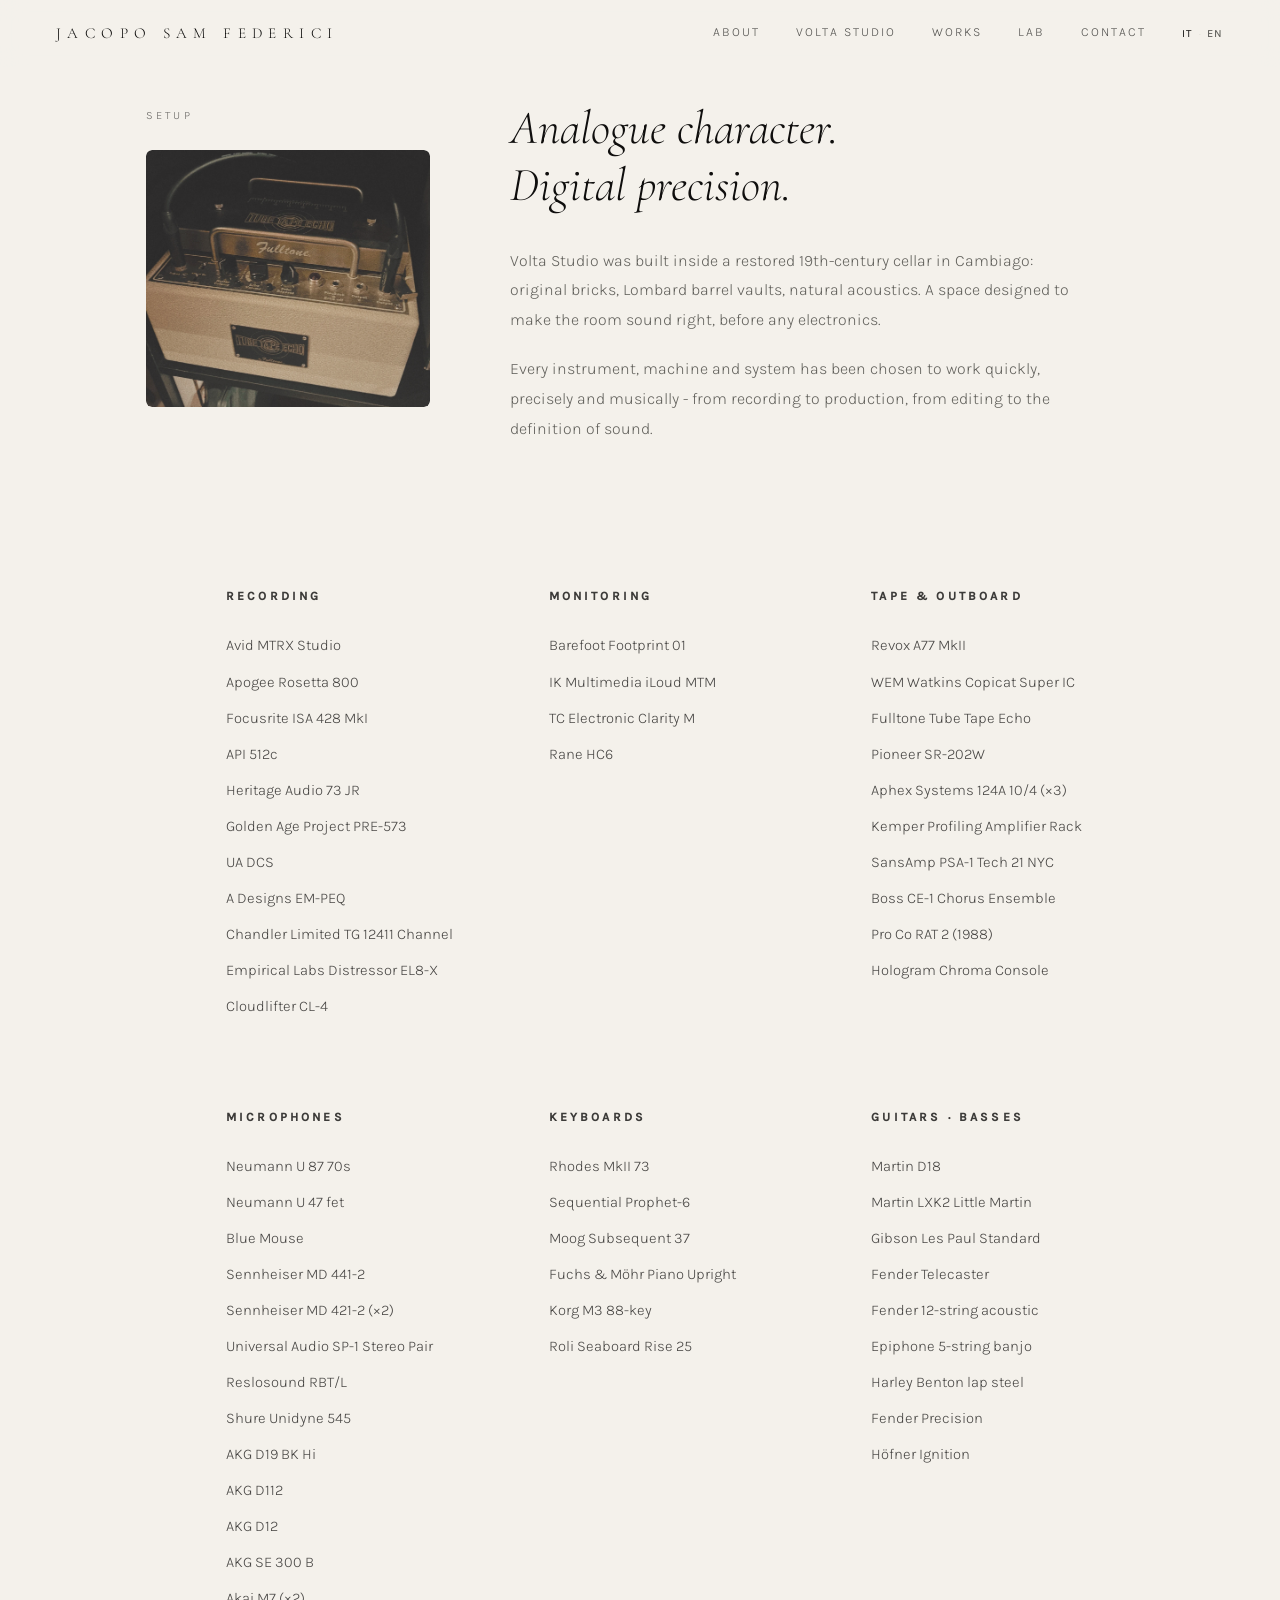
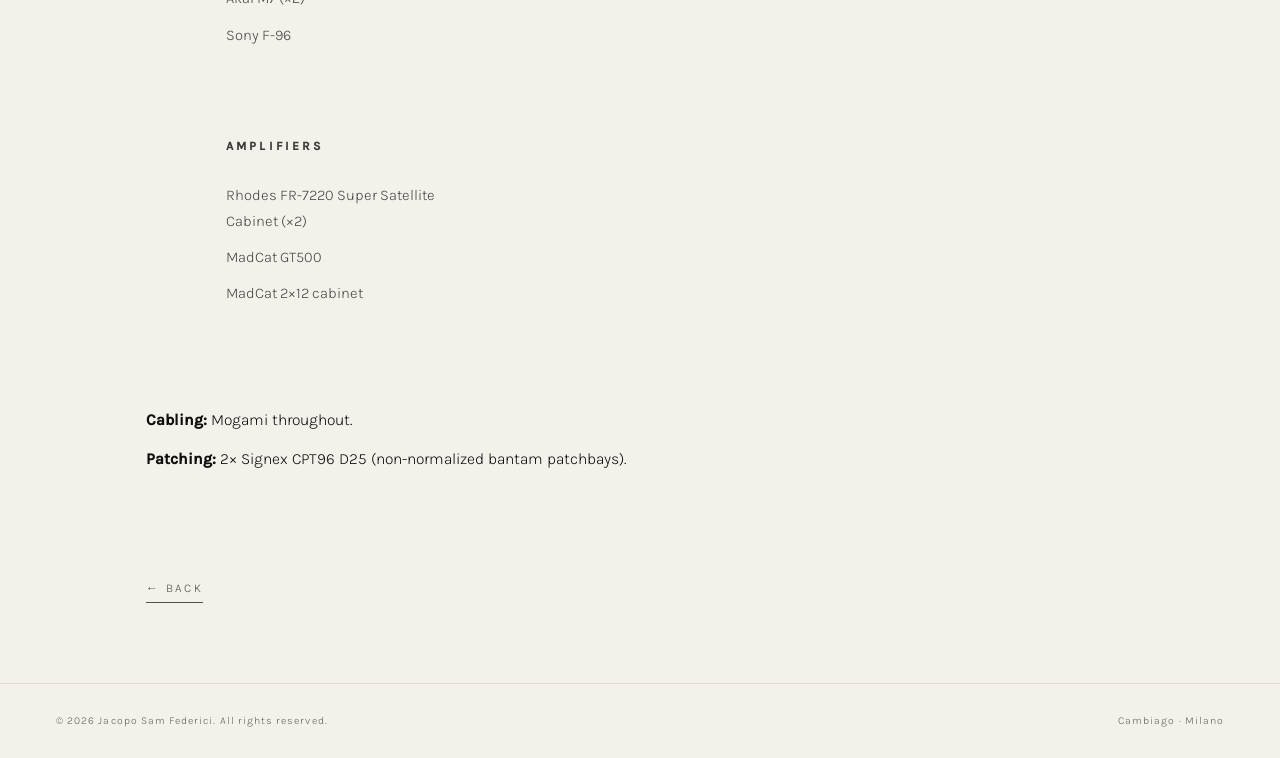
<file: setup.html>
<!DOCTYPE html>
<html lang="it">
<head>
  <meta charset="UTF-8">
  <link rel="icon" href="/favicon.ico" sizes="any">
  <link rel="icon" type="image/svg+xml" href="/favicon.svg">
  <link rel="icon" type="image/png" sizes="192x192" href="/favicon-192.png">
  <link rel="apple-touch-icon" href="/apple-touch-icon.png">
  <link rel="manifest" href="/site.webmanifest">
  <meta name="viewport" content="width=device-width, initial-scale=1.0">
  <title>Setup &amp; Gear - Volta Studio | Studio di Registrazione e Produzione a Milano</title>
  <meta name="description" content="Setup di Volta Studio a Cambiago (Milano): strumenti, outboard analogico, microfoni, conversione a 96 kHz e workflow per registrazione, mixaggio e produzione musicale.">
  <meta name="robots" content="index, follow">
  <link rel="canonical" href="https://www.jsfederici.com/setup.html">
  <meta name="author" content="Jacopo Sam Federici">
  <meta name="geo.region" content="IT-MI">
  <meta name="geo.placename" content="Cambiago, Milano">
  <meta name="geo.position" content="45.5986;9.4079">
  <meta name="ICBM" content="45.5986, 9.4079">
  <meta name="theme-color" content="#0f0e0d">
  <meta property="og:type" content="website">
  <meta property="og:site_name" content="Jacopo Sam Federici">
  <meta property="og:url" content="https://www.jsfederici.com/setup.html">
  <meta property="og:title" content="Setup & Gear - Volta Studio">
  <meta property="og:description" content="Strumenti, outboard analogico, microfoni e workflow di Volta Studio a Cambiago, Milano.">
  <meta property="og:locale" content="it_IT">
  <meta property="og:image" content="https://www.jsfederici.com/og-image.jpg">
  <meta property="og:image:width" content="1200">
  <meta property="og:image:height" content="630">
  <meta name="twitter:image" content="https://www.jsfederici.com/og-image.jpg">
  <meta name="twitter:card" content="summary_large_image">
  <meta name="twitter:title" content="Setup & Gear - Volta Studio">
  <meta name="twitter:description" content="Strumenti, outboard analogico, microfoni e workflow di Volta Studio a Cambiago, Milano.">
  <link rel="preload" href="/fonts/karla-300.woff2" as="font" type="font/woff2" crossorigin>
  <link rel="preload" href="/fonts/cormorant-300.woff2" as="font" type="font/woff2" crossorigin>
  <link rel="preload" href="/fonts/cormorant-300i.woff2" as="font" type="font/woff2" crossorigin>
  <link rel="preload" as="image" href="images/set-01.webp" fetchpriority="high">
  <style>
@font-face{font-family:'Karla';font-style:normal;font-weight:300;font-display:swap;src:url('/fonts/karla-300.woff2') format('woff2')}@font-face{font-family:'Karla';font-style:normal;font-weight:400;font-display:swap;src:url('/fonts/karla-400.woff2') format('woff2')}@font-face{font-family:'Karla';font-style:normal;font-weight:500;font-display:swap;src:url('/fonts/karla-500.woff2') format('woff2')}@font-face{font-family:'Cormorant Garamond';font-style:normal;font-weight:300;font-display:swap;src:url('/fonts/cormorant-300.woff2') format('woff2')}@font-face{font-family:'Cormorant Garamond';font-style:normal;font-weight:400;font-display:swap;src:url('/fonts/cormorant-400.woff2') format('woff2')}@font-face{font-family:'Cormorant Garamond';font-style:normal;font-weight:600;font-display:swap;src:url('/fonts/cormorant-600.woff2') format('woff2')}@font-face{font-family:'Cormorant Garamond';font-style:italic;font-weight:300;font-display:swap;src:url('/fonts/cormorant-300i.woff2') format('woff2')}@font-face{font-family:'Cormorant Garamond';font-style:italic;font-weight:400;font-display:swap;src:url('/fonts/cormorant-400i.woff2') format('woff2')}@font-face{font-family:'Cormorant Garamond';font-style:italic;font-weight:600;font-display:swap;src:url('/fonts/cormorant-600i.woff2') format('woff2')}


    *,*::before,*::after{box-sizing:border-box;margin:0;padding:0}
    html{scroll-behavior:smooth}
    html,body{overflow-x:hidden;max-width:100vw}
    :root{
      --ink:#0f0e0d;--paper:#f4f1eb;--cream:#ede9e1;
      --dust:#63625d;--rule:#dedad3;
      --serif:"Cormorant Garamond",Georgia,serif;
      --sans:"Karla",sans-serif;
      --max:1100px
    }
    body{background:var(--paper);color:var(--ink);font-family:var(--sans);font-weight:300;line-height:1.75;-webkit-font-smoothing:antialiased}
    img{display:block;max-width:100%}
    a{color:inherit}

    header{
      position:fixed;top:0;left:0;right:0;z-index:200;
      display:flex;justify-content:space-between;align-items:center;
      padding:20px 56px;
      background:rgba(244,241,235,0.92);
      backdrop-filter:blur(12px);-webkit-backdrop-filter:blur(12px);
      border-bottom:none;
    }
    .site-name{
      font-family:var(--serif);
      font-size:0.95rem;
      font-weight:300;
      letter-spacing:0.42em;
      text-decoration:none;
      color:var(--ink);
      text-transform:uppercase;
    }
    nav{display:flex;gap:36px;list-style:none}
    nav a{font-size:0.78rem;letter-spacing:0.16em;text-transform:uppercase;color:var(--ink);text-decoration:none;transition:color 0.2s;opacity:0.7}
    nav a:hover{color:var(--ink)}

    /* ── HERO - immagine centrata con hover overlay ── */
    .hero{
      display:flex;
      flex-direction:column;
      align-items:center;
      padding:80px 56px 0;
    }

    .hero-photo-wrap{
      position:relative;
      width:calc(100% + 112px);
      max-width:var(--max);
      margin:0 -56px;
      overflow:hidden;
      cursor:default;
      border-radius:14px;
      max-height:calc(100vh - 160px);
    }

    .hero-photo-wrap img{
      width:100%;
      height:100%;
      max-height:calc(100vh - 160px);
      object-fit:cover;
      object-position:center 30%;
      display:block;
        transition:opacity 0.4s ease;
    }

    /* Sottotitolo permanente */
    .hero-sub{
      margin-top:24px;
      font-size:1rem;
      letter-spacing:0.42em;
      text-transform:uppercase;
      color:var(--ink);
      text-align:center;
      font-weight:300;
    }

    .wrapper{max-width:var(--max);margin:0 auto;padding:0 56px}
    .section-rule{border:none;border-top:1px solid var(--rule)}
    .label{font-size:0.7rem;letter-spacing:0.28em;text-transform:uppercase;color:var(--ink);display:block;opacity:0.6}

    .bio-section{padding:80px 0;display:grid;grid-template-columns:1.4fr 2fr;gap:0 60px;align-items:start;overflow:hidden}
    .bio-label{padding-top:6px}
    .bio-text h2{font-family:var(--serif);font-size:clamp(2.1rem,3.7vw,3.4rem);font-weight:300;font-style:italic;line-height:1.2;margin-bottom:40px}
    .bio-text p{font-size:1rem;color:#63625d;line-height:1.85;margin-bottom:24px;max-width:640px}
    .bio-text strong{font-weight:600}

    .studio-section{padding:80px 0 0}
    .studio-header{display:grid;grid-template-columns:1fr 2.2fr;gap:0 80px;align-items:start;margin-bottom:48px}
    .studio-header > div:first-child{padding-top:6px}
    .studio-header h2{font-family:var(--serif);font-size:clamp(2.1rem,3.7vw,3.2rem);font-weight:300;font-style:italic;line-height:1.2}
    .studio-header p{font-size:1rem;color:#63625d;max-width:520px;line-height:1.85;margin-top:16px}
    .studio-grid{display:grid;grid-template-columns:1.4fr 1fr 1fr;grid-template-rows:420px 280px;gap:3px;margin:0 -56px}
    .sg-item{overflow:hidden;position:relative;background:var(--cream)}
    .sg-item:first-child{grid-row:span 2}
    .sg-item img{width:100%;height:100%;object-fit:cover;opacity:0.92;transition:opacity 0.4s,transform 0.5s}
    .sg-item:hover img{opacity:1;transform:scale(1.04)}
    .sg-caption{position:absolute;bottom:0;left:0;right:0;padding:20px 20px 14px;background:linear-gradient(transparent,rgba(0,0,0,0.48));font-size:0.66rem;letter-spacing:0.2em;text-transform:uppercase;color:rgba(255,255,255,0.75);opacity:0;transition:opacity 0.3s}
    .sg-item:hover .sg-caption{opacity:1}
    .studio-gear{display:grid;grid-template-columns:repeat(3,1fr);margin-top:3px;gap:0 60px;padding-left:80px}
    .gear-col{padding:40px 0}
    
    .gear-col h4{font-size:0.76rem;letter-spacing:0.26em;text-transform:uppercase;color:var(--ink);margin-bottom:20px;opacity:0.8}
    .gear-col ul{list-style:none}
    .gear-col li{font-size:0.93rem;color:var(--ink);padding:5px 0;opacity:0.75;transition:color 0.2s,opacity 0.2s}
    .gear-col li:hover{opacity:1}

    .works-section{padding:80px 0 140px}
    .works-header{display:flex;justify-content:space-between;align-items:baseline;margin-bottom:40px}
    .works-header h2{font-family:var(--serif);font-size:clamp(1.9rem,3.2vw,2.8rem);font-weight:300;font-style:italic}
    .works-header a{font-size:0.7rem;letter-spacing:0.16em;text-transform:uppercase;color:#63625d;text-decoration:none;border-bottom:1px solid var(--rule);padding-bottom:2px;transition:color 0.2s,border-color 0.2s}
    .works-header a:hover{color:var(--ink);border-color:var(--ink)}
    .covers-grid{display:grid;grid-template-columns:repeat(4,1fr);gap:3px;margin:0 -56px 3px}
    .works-player-stack{}
    .works-spotify-strip{margin-top:24px;display:flex;justify-content:center}
    .works-spotify-strip iframe{width:100%;max-width:640px;height:160px;border:none;display:block;border-radius:8px}
    .cover-item{position:relative;overflow:hidden;aspect-ratio:1;background:var(--cream);cursor:pointer;outline:none;-webkit-tap-highlight-color:transparent}
    .cover-item img{width:100%;height:100%;object-fit:cover;opacity:0.92;transition:opacity 0.4s,transform 0.5s}
    .cover-item:hover img,.cover-item.tapped img,.cover-item:focus-visible img{opacity:1;transform:scale(1.04)}
    .cover-caption{position:absolute;inset:0;display:flex;flex-direction:column;justify-content:flex-end;padding:20px;background:linear-gradient(transparent 20%,rgba(0,0,0,0.85));opacity:0;transition:opacity 0.3s}
    .cover-item:hover .cover-caption,.cover-item.tapped .cover-caption,.cover-item:focus-visible .cover-caption{opacity:1}
    .cover-artist{font-family:var(--serif);font-size:1.22rem;font-weight:600;color:#fff;line-height:1.2}
    .cover-title{font-family:var(--serif);font-size:1.07rem;font-style:italic;color:rgba(255,255,255,0.95);margin-top:2px}
    .cover-role{font-size:0.74rem;letter-spacing:0.12em;text-transform:uppercase;color:rgba(255,255,255,0.6);margin-top:6px}
    .cover-placeholder{width:100%;height:100%;display:flex;align-items:center;justify-content:center;background:var(--cream);flex-direction:column;gap:8px;padding:16px}
    .cover-placeholder span{font-family:var(--serif);font-size:0.93rem;color:#63625d;text-align:center;line-height:1.4}
    .cover-placeholder small{font-size:0.64rem;letter-spacing:0.12em;text-transform:uppercase;color:var(--rule)}
    .credits-table{width:100%;border-collapse:collapse;border-top:1px solid var(--rule);margin-top:3px}
    .credits-table tr{border-bottom:1px solid var(--rule);transition:background 0.2s}
    .credits-table tr:hover{background:var(--cream)}
    .credits-table td{padding:16px 0;font-size:0.94rem}
    .credits-table td:first-child{font-family:var(--serif);font-size:1.12rem;font-weight:600;width:26%}
    .credits-table td:nth-child(2){font-family:var(--serif);font-style:italic;color:#63625d;width:32%}
    .credits-table td:nth-child(3){font-size:0.68rem;letter-spacing:0.14em;text-transform:uppercase;color:#63625d;width:30%}
    .credits-table td:last-child{font-size:0.76rem;color:#63625d;opacity:0.55;text-align:right;width:12%}
    .muso-badge{display:flex;align-items:center;padding:24px 0;border-top:1px solid var(--rule);margin-top:3px}
    .muso-badge a{display:inline-flex;align-items:center;gap:10px;font-size:0.74rem;letter-spacing:0.2em;text-transform:uppercase;color:var(--ink);text-decoration:none;opacity:0.7;transition:opacity 0.2s}
    .muso-badge a:hover{color:var(--ink)}
    .muso-badge img{height:18px;width:auto;opacity:0.45;transition:opacity 0.2s}
    .muso-badge a:hover img{opacity:0.9}

    .listen-section{padding:80px 0 140px;display:grid;grid-template-columns:1fr 1.6fr;gap:0 80px;align-items:start}
    .listen-left h2{font-family:var(--serif);font-size:clamp(1.9rem,3.2vw,3rem);font-weight:300;font-style:italic;line-height:1.2;margin-bottom:20px}
    .listen-left p{font-size:0.98rem;color:#63625d;line-height:1.85;max-width:340px}
    .listen-right iframe{width:100%;border:none;display:block}

    .contact-section{padding:96px 0 112px;text-align:center}
    .contact-heading{font-family:var(--serif);font-size:clamp(2.1rem,4.7vw,4.2rem);font-weight:300;font-style:italic;margin-bottom:40px;line-height:1.15}
    .contact-email{font-family:var(--serif);font-size:clamp(1.3rem,2.4vw,1.9rem);font-weight:300;text-decoration:none;color:var(--ink);border-bottom:1px solid var(--ink);padding-bottom:3px;transition:color 0.25s,border-color 0.25s}
    .contact-email:hover{color:#63625d;border-color:var(--dust)}
    .contact-social{display:flex;justify-content:center;align-items:center;gap:28px;margin-top:56px}
    .social-icon{display:inline-flex;width:28px;height:28px;opacity:0.4;transition:opacity 0.25s,transform 0.25s;text-decoration:none}
    .social-icon:hover{opacity:1;transform:scale(1.12)}
    .social-icon img{width:100%;height:100%;object-fit:contain}

    footer{border-top:1px solid var(--rule);padding:28px 56px;display:flex;justify-content:space-between;align-items:center;flex-wrap:wrap;gap:16px}
    footer p{font-size:0.66rem;letter-spacing:0.1em;color:var(--dust);margin:0}
    .footer-social{display:flex;gap:18px;align-items:center}
    .footer-icon{width:16px;height:16px;opacity:0.3;transition:opacity 0.2s;text-decoration:none;display:inline-flex}
    .footer-icon:hover{opacity:0.75}
    .footer-icon img{width:100%;height:100%;object-fit:contain}

    .scroll-top{position:fixed;bottom:32px;right:36px;width:44px;height:44px;background:var(--ink);color:var(--paper);border-radius:50%;display:flex;flex-direction:column;align-items:center;justify-content:center;cursor:pointer;opacity:0;transition:opacity 0.3s;z-index:300;font-size:0.6rem;letter-spacing:0.1em;text-transform:uppercase;gap:1px}
    .scroll-top.visible{opacity:0.6}
    .scroll-top:hover{opacity:1}

    @keyframes fadeIn{from{opacity:0;transform:translateY(16px)}to{opacity:1;transform:translateY(0)}}
    .hero-photo-wrap{opacity:1}
    .reveal{opacity:0;transform:translateY(26px);transition:opacity 0.8s ease,transform 0.8s ease}
    .reveal.visible{opacity:1;transform:translateY(0)}

    @media(max-width:900px){
      .hamburger{display:flex !important;align-items:center;justify-content:center} .lang-switch{display:none !important}
      [style*="margin:3px -56px"]{margin:3px -20px 0 !important}
      .hero-photo-wrap{width:calc(100% + 40px) !important;margin:0 -20px !important;max-width:none !important;border-radius:10px !important}
      .hero-photo-wrap img{max-height:calc(100vh - 120px) !important}
      .hero{padding:64px 24px 0 !important}
      *{max-width:100vw}
      .studio-grid{margin:0 -20px !important}
      .covers-grid{margin:0 -20px 3px !important}
      
      .bio-text p{font-size:0.95rem !important;line-height:1.9 !important}
      .bio-text h2{font-size:1.8rem !important}
      .studio-header p{font-size:0.95rem !important;line-height:1.9 !important}
      .gear-col li{font-size:0.95rem !important;padding:7px 0 !important}
      .gear-col h4{font-size:0.72rem !important}
      
      .listen-left p{font-size:0.95rem !important}
      .listen-left h2{font-size:1.6rem !important}
      
      #contact h2{font-size:1.8rem !important}
      #contact p{font-size:0.95rem !important}
      
      .cover-artist{font-size:0.95rem !important}
      .cover-title{font-size:0.82rem !important}
      .cover-role{font-size:0.6rem !important}
      
      .hero-sub{font-size:0.6rem !important}
      
      header{padding:14px 20px !important}
      .site-name{font-size:0.78rem !important}
      
      .label{font-size:0.6rem !important}
      
      .studio-header h2{font-size:1.5rem !important}
      html{font-size:16px}
      .wrapper{padding:0 20px}
      footer{flex-direction:column;justify-content:center;align-items:center;gap:6px;padding:28px 20px;text-align:center}

      header{padding:14px 20px}
      nav{display:none}
      .site-name{font-size:0.8rem;letter-spacing:0.22em}

      .hero{padding:20px 20px 0}
      .hero-photo-wrap{max-width:100%;border-radius:10px}
      .hero-sub{font-size:0.65rem;letter-spacing:0.25em;margin-top:16px}

      .bio-section{grid-template-columns:1fr;gap:16px 0;padding:52px 0}
      .bio-label{margin-bottom:24px}
      .bio-text h2{font-size:1.9rem;margin-bottom:24px}
      .bio-text p{font-size:0.92rem;line-height:1.85}

      .studio-section{padding:52px 0 0}
      .studio-header{grid-template-columns:1fr;gap:12px;margin-bottom:32px}
      .studio-header h2{font-size:1.7rem}
      .studio-header p{font-size:0.92rem;margin-top:10px}

      .studio-grid{
        grid-template-columns:1fr 1fr;
        grid-template-rows:auto;
        margin:0 -20px;
      }
      .sg-item{height:180px}
      .sg-item:first-child{grid-row:span 1;height:180px}
      .studio-grid .sg-item:last-child{grid-column:1/-1}

      .studio-gear{grid-template-columns:1fr !important;margin-top:0}
      /* Accordion mobile */
      .studio-gear{padding-left:0 !important}
      .gear-col{padding:0 !important;border-right:none !important;border-bottom:none !important;border-top:1px solid var(--rule) !important}
      .studio-gear:last-of-type .gear-col:last-child{border-bottom:1px solid var(--rule) !important}
      .studio-gear:not(:last-of-type) .gear-col:last-child{border-bottom:none !important}
      .gear-col h4{display:flex;justify-content:space-between;align-items:center;padding:16px 0 !important;cursor:pointer;font-size:0.7rem;margin-bottom:0 !important}
      .gear-col h4::after{content:"＋";font-size:0.9rem;opacity:0.4;transition:transform 0.3s}
      .gear-col.open h4::after{content:"−"}
      .gear-col ul{max-height:0;overflow:hidden;transition:max-height 0.4s ease}
      .gear-col.open ul{max-height:600px}
      .gear-col li{padding:6px 0 !important}
      .gear-col h4{font-size:0.7rem;margin-bottom:14px}
      .gear-col li{font-size:0.92rem;padding:5px 0}
      .gear-col li:last-child{border-bottom:none !important}

      .studio-header[style*="padding:80px"]{grid-template-columns:1fr !important;gap:12px !important;padding:52px 0 24px !important}

      .works-section{padding:52px 0 80px}
      .covers-grid{grid-template-columns:repeat(2,1fr);gap:2px}
      .works-spotify-strip iframe{max-width:100%;height:152px;border-radius:4px}
      .cover-artist{font-size:0.82rem}
      .cover-title{font-size:0.72rem}
      .cover-role{font-size:0.55rem}

      .listen-section{grid-template-columns:1fr;gap:32px 0;padding:52px 0 80px}
      .listen-left h2{font-size:1.7rem}
      .listen-left p{font-size:0.92rem;max-width:100%}
      .listen-right iframe{height:380px;min-height:380px}

      #contact{padding:48px 0 20px !important}
      #contact > div{padding:0 20px !important}
      #contact .reveal{
        grid-template-columns:1fr !important;
        gap:24px 0 !important;
        padding-bottom:32px !important;
      }
      #contact h2{font-size:2.2rem !important;margin-bottom:24px !important}
      #contact p{font-size:0.92rem !important;max-width:100% !important;margin-bottom:32px !important}
      #contact a[href^="mailto"]{font-size:1.2rem !important}
      #contact .reveal > div:last-child > div[style*="margin-top:48px"]{margin-top:28px !important}
      #contact > div > div:last-child{
        flex-direction:column !important;
        gap:8px !important;
        text-align:center !important;
        padding-top:18px !important;
      }

      [class="studio-header reveal"]{grid-template-columns:1fr !important;gap:12px !important}

      [style*="padding:56px 0 56px"]{font-size:0.9rem !important}
    }
  
    .setup-section{padding:100px 0 80px;display:grid;grid-template-columns:1fr 2.2fr;gap:0 80px;align-items:start}
    .setup-left{padding-top:6px}
    .setup-left .label{margin-bottom:24px}
    .setup-left img{width:100%;border-radius:6px;opacity:0.92;display:block}
    .setup-right h2{font-family:var(--serif);font-size:clamp(2.1rem,3.7vw,3.2rem);font-weight:300;font-style:italic;line-height:1.2;margin-bottom:32px}
    .setup-right p{font-size:1rem;color:#63625d;line-height:1.85;margin-bottom:20px;max-width:560px}
    .gear-divider{border:none;border-top:1px solid var(--rule);margin:48px 0 40px}
    @media(max-width:900px){
      .setup-section{grid-template-columns:1fr;gap:24px 0;padding:80px 0 52px}
      .setup-left{margin-bottom:8px}
      .gear-divider{margin:32px 0 28px}
    }
    /* Pagine secondarie: reveal sempre visibile, nessuna animazione scroll */
    .reveal, .reveal.visible { opacity:1 !important; transform:none !important; transition:none !important; }
  
    /* ── HAMBURGER & MOBILE MENU ── */
    .hamburger{display:none;background:none;border:none;cursor:pointer;padding:8px;width:38px;height:38px;position:relative;z-index:250}
    .hamburger span{display:block;width:22px;height:1.5px;background:var(--ink);margin:5px auto;transition:transform 0.3s,opacity 0.3s}
    .hamburger.open span:nth-child(1){transform:translateY(6.5px) rotate(45deg)}
    .hamburger.open span:nth-child(2){opacity:0}
    .hamburger.open span:nth-child(3){transform:translateY(-6.5px) rotate(-45deg)}
    .mobile-menu{position:fixed;inset:0;background:rgba(244,241,235,0.985);backdrop-filter:blur(14px);z-index:220;display:none;flex-direction:column;align-items:center;justify-content:center;gap:32px;padding:48px 24px}
    .mobile-menu.open{display:flex}
    .mobile-nav{display:flex;flex-direction:column;gap:24px;align-items:center;text-align:center}
    .mobile-nav a{font-family:var(--serif);font-style:italic;font-size:1.8rem;color:var(--ink);text-decoration:none;font-weight:300;letter-spacing:-0.005em}
    .mobile-nav a:hover,.mobile-nav a:focus{opacity:0.65}
    .mobile-lang{display:flex;gap:14px;align-items:center;margin-top:24px;font-family:var(--sans)}
    .mobile-lang button{font-size:0.78rem;letter-spacing:0.18em;text-transform:uppercase;background:none;border:none;cursor:pointer;color:var(--ink);padding:6px 4px;opacity:0.55}
    .mobile-lang button.active{opacity:1;font-weight:500;border-bottom:1px solid var(--ink);padding-bottom:4px}
    .mobile-lang span{color:var(--rule);font-size:0.78rem}

  
    /* ── STICKY FOOTER (linea sempre in fondo, posizione uniforme) ── */
    body{min-height:100vh;display:flex;flex-direction:column}
    main{flex:1 0 auto}

  </style>

  <script type="application/ld+json">
  {
    "@context": "https://schema.org",
    "@type": "WebPage",
    "url": "https://www.jsfederici.com/setup.html",
    "name": "Setup & Gear - Volta Studio",
    "inLanguage": "it-IT",
    "about": {
      "@type": [
        "LocalBusiness",
        "ProfessionalService"
      ],
      "@id": "https://www.jsfederici.com/#studio",
      "name": "Volta Studio - Jacopo Sam Federici",
      "url": "https://www.jsfederici.com/",
      "address": {
        "@type": "PostalAddress",
        "addressLocality": "Cambiago",
        "addressRegion": "MI",
        "addressCountry": "IT"
      },
      "geo": {
        "@type": "GeoCoordinates",
        "latitude": 45.5986,
        "longitude": 9.4079
      },
      "areaServed": [
        {
          "@type": "City",
          "name": "Milano"
        },
        {
          "@type": "AdministrativeArea",
          "name": "Città Metropolitana di Milano"
        },
        {
          "@type": "AdministrativeArea",
          "name": "Lombardia"
        },
        {
          "@type": "Country",
          "name": "Italia"
        }
      ],
      "serviceType": [
        "Registrazione",
        "Mixaggio",
        "Produzione discografica",
        "Orchestrazione"
      ]
    }
  }
  </script>
</head>
<body>

<header>
  <a href="index.html" class="site-name">Jacopo Sam Federici</a>
  <div style="display:flex;align-items:center;gap:36px;">
    <nav>
      <a href="index.html#about" style="font-size:0.78rem;letter-spacing:0.16em;text-transform:uppercase;color:var(--ink);text-decoration:none;opacity:0.7;" class="t-it">Bio</a>
      <a href="index.html#about" style="font-size:0.78rem;letter-spacing:0.16em;text-transform:uppercase;color:var(--ink);text-decoration:none;opacity:0.7;display:none" class="t-en">About</a>
      <a href="index.html#studio" style="font-size:0.78rem;letter-spacing:0.16em;text-transform:uppercase;color:var(--ink);text-decoration:none;opacity:0.7;">Volta Studio</a>
      <a href="index.html#works" style="font-size:0.78rem;letter-spacing:0.16em;text-transform:uppercase;color:var(--ink);text-decoration:none;opacity:0.7;" class="t-it">Lavori</a>
      <a href="index.html#works" style="font-size:0.78rem;letter-spacing:0.16em;text-transform:uppercase;color:var(--ink);text-decoration:none;opacity:0.7;display:none" class="t-en">Works</a>
      <a href="talkback.html" style="font-size:0.78rem;letter-spacing:0.16em;text-transform:uppercase;color:var(--ink);text-decoration:none;opacity:0.7;">Lab</a>
      <a href="index.html#contact" style="font-size:0.78rem;letter-spacing:0.16em;text-transform:uppercase;color:var(--ink);text-decoration:none;opacity:0.7;" class="t-it">Contatti</a>
      <a href="index.html#contact" style="font-size:0.78rem;letter-spacing:0.16em;text-transform:uppercase;color:var(--ink);text-decoration:none;opacity:0.7;display:none" class="t-en">Contact</a>
    </nav>
    <div style="display:flex;gap:6px;align-items:center;">
      <button onclick="setLang('it')" id="btn-it" style="font-size:0.68rem;letter-spacing:0.14em;text-transform:uppercase;background:none;border:none;cursor:pointer;font-family:var(--sans);color:var(--ink);opacity:1;font-weight:500;padding:0;">IT</button>
      <span style="color:var(--rule);font-size:0.7rem;">·</span>
      <button onclick="setLang('en')" id="btn-en" style="font-size:0.68rem;letter-spacing:0.14em;text-transform:uppercase;background:none;border:none;cursor:pointer;font-family:var(--sans);color:#63625d;font-weight:400;padding:0;">EN</button>
    </div>
    <button class="hamburger" aria-label="Apri menù" aria-expanded="false" onclick="toggleMobileMenu()"><span></span><span></span><span></span></button>
  </div>
</header>
<!-- ===== MOBILE MENU (drawer) ===== -->
<div class="mobile-menu" id="mobile-menu" aria-hidden="true">
  <nav class="mobile-nav">
      <a href="index.html#about" class="t-it">Bio</a>
      <a href="index.html#about" class="t-en" style="display:none">About</a>
      <a href="index.html#studio">Volta Studio</a>
      <a href="index.html#works" class="t-it">Lavori</a>
      <a href="index.html#works" class="t-en" style="display:none">Works</a>
      <a href="talkback.html">Lab</a>
      <a href="index.html#contact" class="t-it">Contatti</a>
      <a href="index.html#contact" class="t-en" style="display:none">Contact</a>
  </nav>
  <div class="mobile-lang">
    <button onclick="mobileLangClick('it')" id="m-btn-it">IT</button>
    <span>·</span>
    <button onclick="mobileLangClick('en')" id="m-btn-en">EN</button>
  </div>
</div>
<!-- ===== FINE MOBILE MENU ===== -->


<main>
<h1 style="position:absolute;width:1px;height:1px;overflow:hidden;clip:rect(0,0,0,0);white-space:nowrap;">Setup e strumentazione di Volta Studio - Studio di Registrazione e Produzione Musicale a Milano</h1>

<div class="wrapper">
  <div class="setup-section">

    <!-- Colonna sinistra -->
    <div class="setup-left">
      <span class="label t-it" style="margin-bottom:24px;display:block;">Setup</span>
      <span class="label t-en" style="margin-bottom:24px;display:none;">Setup</span>
      <div style="overflow:hidden;border-radius:6px;">
        <img loading="eager" fetchpriority="high" alt="Fulltone Tube Tape Echo" style="width:100%;height:auto;display:block;opacity:0.92;" src="images/set-01.webp" width="1280" height="1163" decoding="async">
      </div>
    </div>

    <!-- Colonna destra -->
    <div class="setup-right">
      <h2>
        <span class="t-it">Carattere analogico.<br>Precisione digitale.</span>
        <span class="t-en" style="display:none">Analogue character.<br>Digital precision.</span>
      </h2>

      <p class="t-it">Volta Studio nasce dal restauro di una cantina del XIX secolo a Cambiago: mattoni originali, volte a botte lombarde, acustica naturale. Uno spazio costruito per far suonare bene le stanze, prima ancora che l'elettronica.</p>
      <p class="t-en" style="display:none">Volta Studio was built inside a restored 19th-century cellar in Cambiago: original bricks, Lombard barrel vaults, natural acoustics. A space designed to make the room sound right, before any electronics.</p>

      <p class="t-it">Ogni strumento, macchina e sistema è stato scelto per lavorare in modo rapido, preciso e musicale - dalla registrazione alla produzione, dall'editing alla definizione del suono.</p>
      <p class="t-en" style="display:none">Every instrument, machine and system has been chosen to work quickly, precisely and musically - from recording to production, from editing to the definition of sound.</p>

    </div>

  </div>

  <div class="studio-gear reveal">
    <div class="gear-col">
      <h4 data-i18n="gear_recording">Registrazione</h4>
      <ul>
        <li>Avid MTRX Studio</li>
        <li>Apogee Rosetta 800</li>
        <li>Focusrite ISA 428 MkI</li>
        <li>API 512c</li>
        <li>Heritage Audio 73 JR</li>
        <li>Golden Age Project PRE-573</li>
        <li>UA DCS</li>
        <li>A Designs EM-PEQ</li>
        <li>Chandler Limited TG 12411 Channel</li>
        <li>Empirical Labs Distressor EL8-X</li>
        <li>Cloudlifter CL-4</li>
      </ul>
    </div>
    <div class="gear-col">
      <h4 data-i18n="gear_monitoring">Monitoring</h4>
      <ul>
        <li>Barefoot Footprint 01</li>
        <li>IK Multimedia iLoud MTM</li>
        <li>TC Electronic Clarity M</li>
        <li>Rane HC6</li>
      </ul>
    </div>
    <div class="gear-col">
      <h4 data-i18n="gear_tape">Nastro &amp; Outboard</h4>
      <ul>
        <li>Revox A77 MkII</li>
        <li>WEM Watkins Copicat Super IC</li>
        <li>Fulltone Tube Tape Echo</li>
        <li>Pioneer SR-202W</li>
        <li>Aphex Systems 124A 10/4 (×3)</li>
        <li>Kemper Profiling Amplifier Rack</li>
        <li>SansAmp PSA-1 Tech 21 NYC</li>
        <li>Boss CE-1 Chorus Ensemble</li>
        <li>Pro Co RAT 2 (1988)</li>
        <li>Hologram Chroma Console</li>
      </ul>
    </div>
  </div>
  <div class="studio-gear reveal">
    <div class="gear-col">
      <h4 data-i18n="gear_microphones">Microfoni</h4>
      <ul>
        <li>Neumann U 87 70s</li>
        <li>Neumann U 47 fet</li>
        <li>Blue Mouse</li>
        <li>Sennheiser MD 441-2</li>
        <li>Sennheiser MD 421-2 (×2)</li>
        <li>Universal Audio SP-1 Stereo Pair</li>
        <li>Reslosound RBT/L</li>
        <li>Shure Unidyne 545</li>
        <li>AKG D19 BK Hi</li>
        <li>AKG D112</li>
        <li>AKG D12</li>
        <li>AKG SE 300 B</li>
        <li>Akai M7 (×2)</li>
        <li>Sony F-96</li>
      </ul>
    </div>
    <div class="gear-col">
      <h4 data-i18n="gear_keyboards">Tastiere</h4>
      <ul>
        <li>Rhodes MkII 73</li>
        <li>Sequential Prophet-6</li>
        <li>Moog Subsequent 37</li>
        <li>Fuchs &amp; Möhr Piano Upright</li>
        <li>Korg M3 88-key</li>
        <li>Roli Seaboard Rise 25</li>
      </ul>
    </div>
    <div class="gear-col">
      <h4 data-i18n="gear_guitars">Chitarre · Bassi</h4>
      <ul>
        <li>Martin D18</li>
        <li>Martin LXK2 Little Martin</li>
        <li>Gibson Les Paul Standard</li>
        <li>Fender Telecaster</li>
        <li>Fender 12-string acoustic</li>
        <li>Epiphone 5-string banjo</li>
        <li>Harley Benton lap steel</li>
        <li>Fender Precision</li>
        <li>Höfner Ignition</li>
      </ul>
    </div>
  </div>

  <div class="studio-gear reveal">
    <div class="gear-col">
      <h4 data-i18n="gear_amplifiers">Amplificatori</h4>
      <ul>
        <li>Rhodes FR-7220 Super Satellite Cabinet (×2)</li>
        <li>MadCat GT500</li>
        <li>MadCat 2×12 cabinet</li>
      </ul>
    </div>
  </div>

  <div class="reveal" style="padding:56px 0 56px;font-size:0.98rem;color:var(--ink);opacity:0.75;">
    <p data-i18n="cabling"><strong>Cablaggio:</strong> Mogami su tutta la catena.</p>
    <p style="margin-top:12px;" data-i18n="patching"><strong>Patching:</strong> 2× Signex CPT96 D25 (patchbay bantam non normalizzate).</p>
  </div>

      <a href="index.html#studio" style="display:inline-block;margin-top:48px;margin-bottom:80px;font-size:0.74rem;letter-spacing:0.2em;text-transform:uppercase;color:var(--ink);text-decoration:none;border-bottom:1px solid var(--ink);padding-bottom:3px;transition:opacity 0.2s;opacity:0.7;" onmouseover="this.style.opacity=1" onmouseout="this.style.opacity=0.7"><span class="t-it">← Indietro</span><span class="t-en" style="display:none">← Back</span></a>

</div>

</main>

<footer>
  <p class="t-it">© 2026 Jacopo Sam Federici. Tutti i diritti riservati.</p>
  <p class="t-en" style="display:none">© 2026 Jacopo Sam Federici. All rights reserved.</p>
  <p class="footer-loc">Cambiago · Milano</p>
</footer>

<script>
var I18N_SETUP = {
  gear_amplifiers:  { it: 'Amplificatori', en: 'Amplifiers' },
  gear_recording:   { it: 'Registrazione',         en: 'Recording' },
  gear_monitoring:  { it: 'Monitoring',             en: 'Monitoring' },
  gear_tape:        { it: 'Nastro &amp; Outboard',  en: 'Tape &amp; Outboard' },
  gear_microphones: { it: 'Microfoni',              en: 'Microphones' },
  gear_keyboards:   { it: 'Tastiere',               en: 'Keyboards' },
  gear_guitars:     { it: 'Chitarre · Bassi',  en: 'Guitars · Basses' },
  cabling:  { it: '<strong>Cablaggio:</strong> Mogami su tutta la catena.',
              en: '<strong>Cabling:</strong> Mogami throughout.' },
  patching: { it: '<strong>Patching:</strong> 2× Signex CPT96 D25 (patchbay bantam non normalizzate).',
              en: '<strong>Patching:</strong> 2× Signex CPT96 D25 (non-normalized bantam patchbays).' }
};
function setLang(lang) {
  document.querySelectorAll('.t-it').forEach(function(el){ el.style.display = lang==='it' ? '' : 'none'; });
  document.querySelectorAll('.t-en').forEach(function(el){ el.style.display = lang==='en' ? '' : 'none'; });
  document.querySelectorAll('[data-i18n]').forEach(function(el){
    var k=el.getAttribute('data-i18n');
    if(I18N_SETUP[k] && I18N_SETUP[k][lang]!=null) el.innerHTML=I18N_SETUP[k][lang];
  });
  document.documentElement.lang = lang;
  var bi=document.getElementById('btn-it'), be=document.getElementById('btn-en');
  bi.style.fontWeight=lang==='it'?'500':'400';
  be.style.fontWeight=lang==='en'?'500':'400';
  try{ localStorage.setItem('jsf-lang', lang); }catch(e){}
}
window.addEventListener('DOMContentLoaded', function() {
  var saved; try{ saved=localStorage.getItem('jsf-lang'); }catch(e){}
  if(saved==='it'||saved==='en'){ setLang(saved); return; }
  var langs=navigator.languages||[navigator.language||''];
  if(langs.some(function(l){ return (l||'').toLowerCase().indexOf('it')===0; })){ setLang('it'); return; }
  setLang('en');
});
// Accordion gear mobile
document.querySelectorAll('.gear-col h4').forEach(function(h4) {
  h4.addEventListener('click', function() {
    if(window.innerWidth > 900) return;
    h4.parentElement.classList.toggle('open');
  });
});
</script>
<script>
function toggleMobileMenu(){
  const h=document.querySelector('.hamburger');
  const m=document.getElementById('mobile-menu');
  if(!h||!m) return;
  const open=!m.classList.contains('open');
  h.classList.toggle('open',open);
  m.classList.toggle('open',open);
  h.setAttribute('aria-expanded',open?'true':'false');
  document.body.style.overflow=open?'hidden':'';
}
function closeMobileMenu(){
  const h=document.querySelector('.hamburger');
  const m=document.getElementById('mobile-menu');
  if(!h||!m) return;
  h.classList.remove('open');
  m.classList.remove('open');
  h.setAttribute('aria-expanded','false');
  document.body.style.overflow='';
}
function mobileLangClick(lang){
  if(typeof setLang==='function') setLang(lang);
  document.querySelectorAll('.mobile-lang button').forEach(b=>b.classList.remove('active'));
  const btn=document.getElementById('m-btn-'+lang);
  if(btn) btn.classList.add('active');
}
document.addEventListener('DOMContentLoaded',()=>{
  const m=document.getElementById('mobile-menu');
  if(m) m.querySelectorAll('.mobile-nav a').forEach(a=>a.addEventListener('click',closeMobileMenu));
  const lang=document.documentElement.lang||'it';
  const btn=document.getElementById('m-btn-'+lang);
  if(btn) btn.classList.add('active');
});
</script>
</body>
</html>
</file>
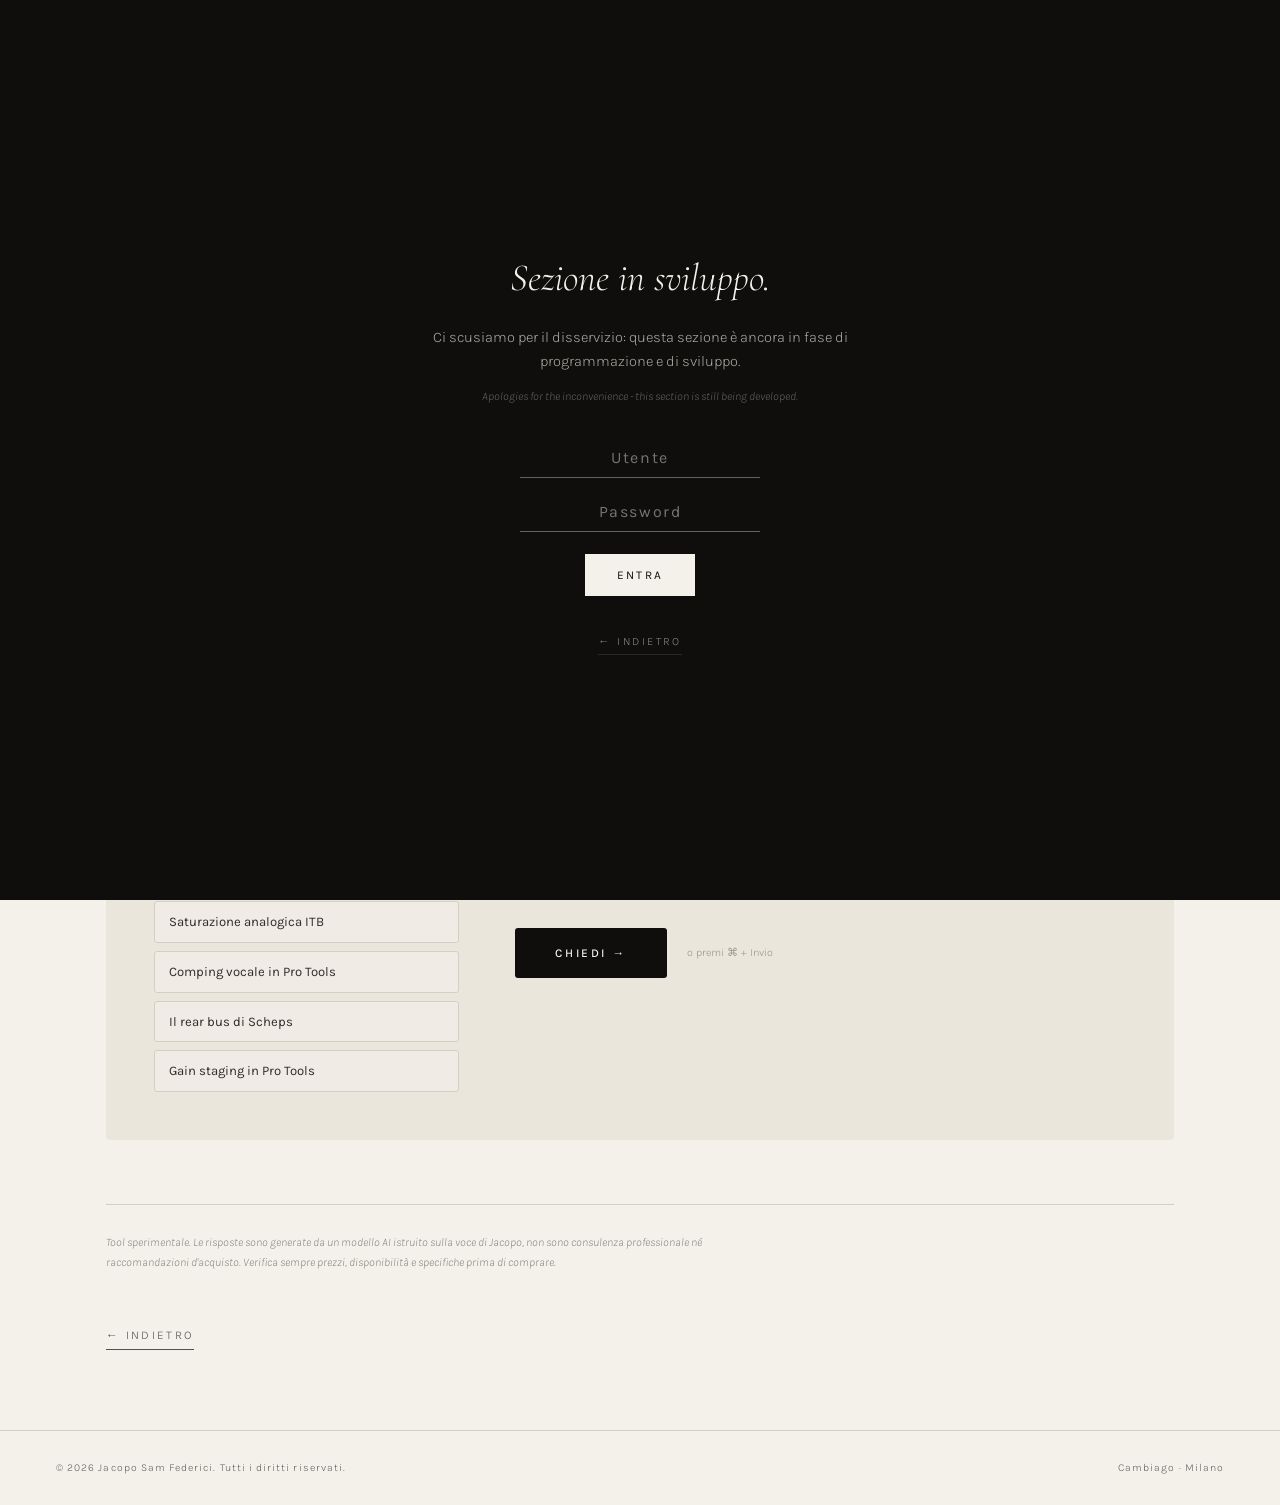
<file: talkback.html>
<!DOCTYPE html>
<html lang="it">
<head>
<meta charset="UTF-8">
<meta name="viewport" content="width=device-width,initial-scale=1.0">
<meta name="robots" content="noindex,nofollow">
<title>Talkback - Jacopo Sam Federici</title>
<meta name="description" content="Talkback - consulente AI di produzione musicale costruito sulla voce di Jacopo Sam Federici. Strumento sperimentale.">
<link rel="icon" type="image/x-icon" href="favicon.ico">
<link rel="preconnect" href="https://fonts.googleapis.com">
<link rel="preconnect" href="https://fonts.gstatic.com" crossorigin>
<link href="https://fonts.googleapis.com/css2?family=Cormorant+Garamond:ital,wght@0,300;0,400;0,500;1,300;1,400&family=Karla:wght@300;400;500;600&display=swap" rel="stylesheet">
<style>
    :root{
      --paper:#f4f1eb; --ink:#0f0e0d; --rule:#d4cfc4; --dust:#63625d;
      --cream:#ebe6dc; --read:#2c2b28;
      --serif:'Cormorant Garamond',serif; --sans:'Karla',sans-serif;
      --max:1180px;
    }
    *{margin:0;padding:0;box-sizing:border-box}
    html{scroll-behavior:smooth}
    body{font-family:var(--sans);font-weight:300;line-height:1.75;background:var(--paper);color:var(--ink);-webkit-font-smoothing:antialiased}
    a{color:inherit}
    img{display:block}

    header{position:sticky;top:0;z-index:50;display:flex;justify-content:space-between;align-items:center;padding:20px 56px;background:rgba(244,241,235,0.92);backdrop-filter:blur(12px);-webkit-backdrop-filter:blur(12px)}
    .site-name{font-family:var(--serif);font-size:0.95rem;font-weight:300;letter-spacing:0.42em;text-decoration:none;color:var(--ink);text-transform:uppercase}
    nav{display:flex;gap:36px;list-style:none}
    nav a{font-size:0.78rem;letter-spacing:0.16em;text-transform:uppercase;color:var(--ink);text-decoration:none;transition:opacity 0.2s;opacity:0.7}
    nav a:hover{opacity:1}
    .lang-switch{display:flex;gap:6px;align-items:center}

    .wrapper{max-width:var(--max);margin:0 auto;padding:0 56px}
    .label{font-size:0.7rem;letter-spacing:0.28em;text-transform:uppercase;color:var(--ink);display:block;opacity:0.6}

    .back-row{padding:28px 0 0}
    .back-link{display:inline-block;font-size:0.74rem;letter-spacing:0.2em;text-transform:uppercase;color:var(--ink);text-decoration:none;border-bottom:1px solid var(--ink);padding-bottom:3px;transition:opacity 0.2s;opacity:0.7}
    .back-link:hover{opacity:1}

    /* ── HERO ── */
    .hero{padding:48px 0 0}
    .hero-grid{display:grid;grid-template-columns:1fr 2.2fr;gap:0 60px;align-items:start}
    .hero h1{font-family:var(--serif);font-size:clamp(2.1rem,3.7vw,3.4rem);font-weight:300;font-style:italic;line-height:1.05;margin-bottom:28px;letter-spacing:-0.005em}
    .hero-body{max-width:720px}
    .hero p{font-size:1.05rem;color:var(--read);line-height:1.85;max-width:660px;margin-bottom:18px}
    .hero p.muted{color:var(--dust);font-size:0.98rem}
    .waveform{margin:52px 0 64px;color:var(--ink);opacity:0.3}
    .waveform svg{width:100%;height:78px;display:block}

    /* ── FORM ── */
    .console{background:var(--cream);border-radius:4px;padding:48px;margin-bottom:64px}
    .console-grid{display:grid;grid-template-columns:1fr 2fr;gap:0 56px;align-items:start}
    .console-aside .label{margin-bottom:14px}
    .console-aside p{font-size:0.92rem;color:var(--dust);line-height:1.8;max-width:280px;margin-bottom:28px}
    .examples h4{font-size:0.62rem;letter-spacing:0.2em;text-transform:uppercase;color:var(--ink);margin-bottom:14px;opacity:0.65;font-weight:600}
    .chips{display:flex;flex-direction:column;gap:8px}
    .chip{text-align:left;background:rgba(244,241,235,0.6);border:1px solid var(--rule);border-radius:3px;padding:11px 14px;font-family:var(--sans);font-size:0.82rem;color:var(--read);cursor:pointer;line-height:1.35;transition:border-color 0.2s,background 0.2s,transform 0.1s}
    .chip:hover{border-color:var(--ink);background:var(--paper)}
    .chip:active{transform:translateY(1px)}

    .field-label{font-size:0.66rem;letter-spacing:0.2em;text-transform:uppercase;color:var(--dust);display:block;margin-bottom:12px}
    textarea{
      width:100%;min-height:180px;
      font-family:var(--sans);font-weight:300;font-size:1.05rem;color:var(--ink);
      background:var(--paper);border:1px solid var(--rule);border-radius:3px;
      padding:18px;resize:vertical;line-height:1.7;
      outline:none;transition:border-color 0.2s
    }
    textarea:focus{border-color:var(--ink)}
    textarea::placeholder{color:#a8a299;font-style:italic}
    .char-counter{font-size:0.7rem;color:var(--dust);text-align:right;margin-top:8px;opacity:0.6}

    .submit-row{display:flex;align-items:center;gap:20px;margin-top:28px}
    button.ask{
      font-family:var(--sans);font-size:0.74rem;letter-spacing:0.22em;text-transform:uppercase;font-weight:500;
      background:var(--ink);color:var(--paper);border:none;border-radius:3px;
      padding:18px 40px;cursor:pointer;
      transition:opacity 0.2s,transform 0.12s
    }
    button.ask:hover:not(:disabled){opacity:0.85}
    button.ask:active:not(:disabled){transform:translateY(1px)}
    button.ask:disabled{opacity:0.4;cursor:not-allowed}
    .hint-kbd{font-size:0.68rem;color:var(--dust);opacity:0.6}

    /* ── LOADING (EQ animation) ── */
    #loading{display:none;margin:8px 0 64px;padding:0 4px}
    #loading.show{display:block}
    .loading-row{display:flex;align-items:center;gap:18px}
    .eq{display:inline-flex;gap:4px;align-items:flex-end;height:28px}
    .eq span{width:4px;background:var(--ink);border-radius:1px;animation:eq 1s ease-in-out infinite}
    .eq span:nth-child(1){animation-delay:0s}
    .eq span:nth-child(2){animation-delay:.18s}
    .eq span:nth-child(3){animation-delay:.36s}
    .eq span:nth-child(4){animation-delay:.12s}
    .eq span:nth-child(5){animation-delay:.42s}
    .eq span:nth-child(6){animation-delay:.24s}
    @keyframes eq{0%,100%{height:6px}50%{height:28px}}
    .loading-text{font-family:var(--serif);font-style:italic;font-size:1.25rem;color:var(--dust)}

    /* ── ERROR ── */
    #error{display:none;margin:8px 0 64px;padding:20px 24px;border-left:3px solid #9a3b2f;background:rgba(154,59,47,0.05);border-radius:0 3px 3px 0}
    #error.show{display:block}
    #error p{font-size:0.95rem;color:#9a3b2f}

    /* ── OUTPUT ── */
    #output{display:none;margin-bottom:24px}
    #output.show{display:block;animation:fade-in 0.5s ease-out}
    @keyframes fade-in{from{opacity:0;transform:translateY(12px)}to{opacity:1;transform:translateY(0)}}

    /* Sintesi - highlighted lead */
    .sintesi-block{padding:8px 0 40px;border-bottom:1px solid var(--rule);margin-bottom:8px}
    .sintesi-block .label{margin-bottom:18px}
    #r-sintesi{font-family:var(--serif);font-style:italic;font-size:clamp(1.5rem,2.6vw,2rem);line-height:1.4;color:var(--ink);max-width:760px}

    /* Dynamic blocks */
    .result-section{padding:40px 0;border-bottom:1px solid var(--rule)}
    .result-section .grid{display:grid;grid-template-columns:1fr 2.6fr;gap:0 56px;align-items:start}
    .result-section h3{font-size:0.7rem;letter-spacing:0.26em;text-transform:uppercase;color:var(--ink);opacity:0.55;font-weight:600;margin:0;padding-top:4px}
    .result-section .perche{font-family:var(--sans);font-size:1.05rem;font-weight:300;line-height:1.85;color:var(--read);margin:0}

    /* Chicca - dark talkback panel */
    #chicca-section{margin-top:48px;background:var(--ink);border-radius:4px;padding:44px 48px;position:relative;overflow:hidden}
    #chicca-section::before{content:"";position:absolute;top:0;left:0;width:4px;height:100%;background:#c4452f}
    #chicca-section .chicca-label{font-size:0.62rem;letter-spacing:0.32em;text-transform:uppercase;color:rgba(244,241,235,0.55);display:flex;align-items:center;gap:10px;margin-bottom:18px}
    #chicca-section .chicca-label::after{content:"● REC";font-size:0.55rem;letter-spacing:0.12em;color:#c4452f;opacity:0.9}
    #r-chicca{font-family:var(--serif);font-style:italic;font-size:1.4rem;line-height:1.55;color:var(--paper);margin:0}

    .restart-row{display:flex;justify-content:center;margin:56px 0 16px}
    button.restart{
      font-family:var(--sans);font-size:0.7rem;letter-spacing:0.2em;text-transform:uppercase;font-weight:500;
      background:transparent;color:var(--ink);border:1px solid var(--ink);border-radius:3px;
      padding:15px 32px;cursor:pointer;transition:background 0.2s,color 0.2s
    }
    button.restart:hover{background:var(--ink);color:var(--paper)}

    /* ── DISCLAIMER ── */
    .disclaimer{padding:28px 0 0;margin-top:48px;border-top:1px solid var(--rule)}
    .disclaimer p{font-size:0.72rem;color:var(--dust);line-height:1.7;max-width:680px;opacity:0.75;font-style:italic}

    footer{border-top:1px solid var(--rule);padding:28px 56px;display:flex;justify-content:space-between;align-items:center;flex-wrap:wrap;gap:16px}
    footer p{font-size:0.66rem;letter-spacing:0.1em;color:var(--dust);margin:0}

    /* ── MOBILE ── */
    @media(max-width:900px){
      .hamburger{display:flex !important;align-items:center;justify-content:center}
      header{padding:14px 20px;justify-content:space-between;align-items:center}
      .site-name{font-size:0.78rem;letter-spacing:0.22em}
      nav{display:none}
      .wrapper{padding:0 20px}
      .hero{padding:32px 0 0}
      .hero-grid{grid-template-columns:1fr;gap:24px}
      .hero h1{font-size:1.9rem}
      .hero p{font-size:1rem;max-width:none}
      .waveform{margin:36px 0 48px}
      .waveform svg{height:54px}
      .console{padding:28px 22px}
      .console-grid{grid-template-columns:1fr;gap:28px}
      .console-aside p{max-width:none}
      .chips{flex-direction:column}
      .submit-row{flex-direction:column;align-items:stretch;gap:14px}
      button.ask{width:100%}
      .hint-kbd{display:none}
      .sintesi-block{padding:8px 0 28px}
      .result-section{padding:28px 0}
      .result-section .grid{grid-template-columns:1fr;gap:12px}
      .result-section h3{padding-top:0}
      #chicca-section{padding:32px 26px}
      #r-chicca{font-size:1.2rem}
      footer{flex-direction:column;justify-content:center;align-items:center;gap:6px;padding:28px 20px;text-align:center}
    }

    /* ── HAMBURGER & MOBILE MENU ── */
    .hamburger{display:none;background:none;border:none;cursor:pointer;padding:8px;width:38px;height:38px;position:relative;z-index:250}
    .hamburger span{display:block;width:22px;height:1.5px;background:var(--ink);margin:5px auto;transition:transform 0.3s,opacity 0.3s}
    .hamburger.open span:nth-child(1){transform:translateY(6.5px) rotate(45deg)}
    .hamburger.open span:nth-child(2){opacity:0}
    .hamburger.open span:nth-child(3){transform:translateY(-6.5px) rotate(-45deg)}
    .mobile-menu{position:fixed;inset:0;background:rgba(244,241,235,0.985);backdrop-filter:blur(14px);z-index:220;display:none;flex-direction:column;align-items:center;justify-content:center;gap:32px;padding:48px 24px}
    .mobile-menu.open{display:flex}
    .mobile-nav{display:flex;flex-direction:column;gap:24px;align-items:center;text-align:center}
    .mobile-nav a{font-family:var(--serif);font-style:italic;font-size:1.8rem;color:var(--ink);text-decoration:none;font-weight:300;letter-spacing:-0.005em}
    .mobile-nav a:hover,.mobile-nav a:focus{opacity:0.65}
    .mobile-lang{display:flex;gap:14px;align-items:center;margin-top:24px;font-family:var(--sans)}
    .mobile-lang button{font-size:0.78rem;letter-spacing:0.18em;text-transform:uppercase;background:none;border:none;cursor:pointer;color:var(--ink);padding:6px 4px;opacity:0.55}
    .mobile-lang button.active{opacity:1;font-weight:500;border-bottom:1px solid var(--ink);padding-bottom:4px}
    .mobile-lang span{color:var(--rule);font-size:0.78rem}

  
    /* ── STICKY FOOTER (linea sempre in fondo, posizione uniforme) ── */
    body{min-height:100vh;display:flex;flex-direction:column}
    main{flex:1 0 auto}

  </style>
</head>
<body>

<!-- ===== DEV GATE - sezione in sviluppo. Per rendere pubblico il tool: cancella questo blocco E il blocco JS del gate (in fondo, ben segnalato) ===== -->
<div id="dev-gate" style="position:fixed;inset:0;z-index:99999;background:#0f0e0d;display:flex;flex-direction:column;align-items:center;justify-content:center;gap:14px;padding:24px;text-align:center;">
  <p style="font-family:'Cormorant Garamond',serif;font-style:italic;font-size:clamp(1.6rem,4vw,2.4rem);color:#f4f1eb;margin:0;">Sezione in sviluppo.</p>
  <p style="font-size:0.92rem;color:#a8a59e;margin:0;max-width:440px;line-height:1.65;">Ci scusiamo per il disservizio: questa sezione è ancora in fase di programmazione e di sviluppo.</p>
  <p style="font-size:0.72rem;color:#63625d;margin:0 0 4px;max-width:440px;line-height:1.5;font-style:italic;">Apologies for the inconvenience - this section is still being developed.</p>
  <input id="gate-user" type="text" placeholder="Utente" autocomplete="off" autocapitalize="none" autocorrect="off" spellcheck="false" style="margin-top:14px;font-family:'Karla',sans-serif;font-size:1rem;background:transparent;border:none;border-bottom:1px solid #63625d;color:#f4f1eb;padding:10px 4px;text-align:center;outline:none;letter-spacing:0.1em;width:240px;">
  <input id="gate-pw" type="password" placeholder="Password" autocomplete="off" style="font-family:'Karla',sans-serif;font-size:1rem;background:transparent;border:none;border-bottom:1px solid #63625d;color:#f4f1eb;padding:10px 4px;text-align:center;outline:none;letter-spacing:0.1em;width:240px;">
  <button id="gate-btn" style="margin-top:8px;font-family:'Karla',sans-serif;font-size:0.74rem;letter-spacing:0.2em;text-transform:uppercase;background:#f4f1eb;color:#0f0e0d;border:none;padding:14px 32px;cursor:pointer;">Entra</button>
  <p id="gate-err" style="display:none;font-size:0.8rem;color:#cc4433;margin:0;">Credenziali errate</p>
  <a href="index.html" style="margin-top:22px;font-size:0.7rem;letter-spacing:0.22em;text-transform:uppercase;color:#8a877f;text-decoration:none;border-bottom:1px solid #2a2826;padding-bottom:3px;transition:color 0.2s,border-color 0.2s;" onmouseover="this.style.color='#f4f1eb';this.style.borderColor='#8a877f'" onmouseout="this.style.color='#8a877f';this.style.borderColor='#2a2826'">← Indietro</a>
</div>
<!-- ===== FINE DEV GATE ===== -->

<header>
  <a href="index.html" class="site-name">JACOPO SAM FEDERICI</a>
  <div style="display:flex;align-items:center;gap:36px;">
    <nav>
      <a href="index.html#about" data-i18n="nav_bio">BIO</a>
      <a href="index.html#studio" data-i18n="nav_studio">VOLTA STUDIO</a>
      <a href="index.html#works" data-i18n="nav_works">LAVORI</a>
      <a href="talkback.html" class="current" data-i18n="nav_lab">LAB</a>
      <a href="contatti.html" data-i18n="nav_contact">CONTATTI</a>
    </nav>
    <div style="display:flex;gap:6px;align-items:center;">
      <button id="btn-it" onclick="setLang('it')" style="font-size:0.68rem;letter-spacing:0.14em;text-transform:uppercase;background:none;border:none;cursor:pointer;font-family:var(--sans);color:var(--ink);opacity:1;font-weight:500;padding:0;">IT</button>
      <span style="color:var(--rule);font-size:0.7rem;">·</span>
      <button id="btn-en" onclick="setLang('en')" style="font-size:0.68rem;letter-spacing:0.14em;text-transform:uppercase;background:none;border:none;cursor:pointer;font-family:var(--sans);color:#63625d;font-weight:400;padding:0;">EN</button>
    </div>
    <button class="hamburger" aria-label="Apri menù" aria-expanded="false" onclick="toggleMobileMenu()"><span></span><span></span><span></span></button>
  </div>
</header>
<!-- ===== MOBILE MENU (drawer) ===== -->
<div class="mobile-menu" id="mobile-menu" aria-hidden="true">
  <nav class="mobile-nav">
      <a href="index.html#about" data-i18n="nav_bio">BIO</a>
      <a href="index.html#studio" data-i18n="nav_studio">VOLTA STUDIO</a>
      <a href="index.html#works" data-i18n="nav_works">LAVORI</a>
      <a href="talkback.html" data-i18n="nav_lab">LAB</a>
      <a href="contatti.html" data-i18n="nav_contact">CONTATTI</a>
  </nav>
  <div class="mobile-lang">
    <button onclick="mobileLangClick('it')" id="m-btn-it">IT</button>
    <span>·</span>
    <button onclick="mobileLangClick('en')" id="m-btn-en">EN</button>
  </div>
</div>
<!-- ===== FINE MOBILE MENU ===== -->


<main>
<div class="wrapper">

  <!-- HERO -->
  <section class="hero">
    <div class="hero-grid">
      <div>
        <span class="label" data-i18n="lab_tag">Lab</span>
      </div>
      <div class="hero-body">
        <h1 data-i18n="page_heading">Talkback.</h1>
        <p class="t-it">Chiedimi qualsiasi cosa sulla produzione di alto livello - una microfonazione, un trick di mix o di master, una scelta di gear, un ampli, un pedale, una catena per registrare uno strumento in modo creativo, una scorciatoia in Pro Tools, una scelta di arrangiamento.</p>
        <p class="t-en" style="display:none">Ask me anything about high-level production - a miking technique, a mix or master trick, a gear choice, an amp, a pedal, a creative way to track an instrument, a Pro Tools shortcut, an arrangement decision.</p>
        <p class="muted t-it">Niente marketing, niente liste-recensione, niente vangeli copiati dai corsi. Il principio sotto, non la ricetta da imitare. Producer a producer.</p>
        <p class="muted t-en" style="display:none">No marketing, no listicles, no gospel copied from courses. The principle underneath, not the recipe to imitate. Producer to producer.</p>
      </div>
    </div>
    <div class="waveform"><svg id="waveform-svg" viewBox="0 0 1000 120" preserveAspectRatio="none" xmlns="http://www.w3.org/2000/svg" aria-hidden="true"></svg></div>
  </section>

  <!-- CONSOLE / FORM -->
  <section class="console">
    <div class="console-grid">
      <div class="console-aside">
        <span class="label" data-i18n="form_aside_label">La domanda</span>
        <p class="t-it">Sii specifico se puoi: stile musicale, contesto, cosa hai a disposizione, dove vuoi arrivare. Più contesto, più mirata la risposta.</p>
        <p class="t-en" style="display:none">Be specific if you can: musical style, context, what you have to work with, where you want to land. More context, sharper answer.</p>
        <div class="examples">
          <h4 data-i18n="examples_label">Esempi</h4>
          <div class="chips" id="chips"></div>
        </div>
      </div>

      <div class="console-main">
        <label class="field-label" for="question" data-i18n="question_label">Cosa stai cercando</label>
        <textarea id="question" maxlength="1500" placeholder="Es. 'Sto registrando una chitarra elettrica per un brano alt-rock. Ho un Fender Champ vintage e un Royer R-121. Come la riprendo e con che trick la rendo interessante?'"></textarea>
        <div class="char-counter"><span id="counter">0</span> / 1500</div>

        <!-- Honeypot for bots -->
        <input type="text" name="bot-field" id="bot-field" style="display:none" tabindex="-1" autocomplete="off">

        <div class="submit-row">
          <button type="button" class="ask" id="ask-btn" data-i18n="ask_btn">CHIEDI →</button>
          <span class="hint-kbd t-it">o premi ⌘ + Invio</span>
          <span class="hint-kbd t-en" style="display:none">or press ⌘ + Enter</span>
        </div>
      </div>
    </div>
  </section>

  <!-- LOADING -->
  <div id="loading">
    <div class="loading-row">
      <span class="eq"><span></span><span></span><span></span><span></span><span></span><span></span></span>
      <span class="loading-text"><span class="t-it">Dalla regia, un attimo…</span><span class="t-en" style="display:none">From the control room, one moment…</span></span>
    </div>
  </div>

  <!-- ERROR -->
  <div id="error">
    <p id="error-msg"></p>
  </div>

  <!-- OUTPUT -->
  <div id="output">

    <div class="sintesi-block">
      <span class="label" data-i18n="r_sintesi">In sintesi</span>
      <p id="r-sintesi"></p>
    </div>

    <!-- Dynamic blocks injected here -->
    <div id="r-blocchi"></div>

    <div id="chicca-section">
      <div class="chicca-label" data-i18n="r_chicca">Dalla regia</div>
      <p id="r-chicca"></p>
    </div>

    <div class="restart-row">
      <button type="button" class="restart" id="restart-btn" data-i18n="restart_btn">FAI UN'ALTRA DOMANDA</button>
    </div>
  </div>

  <div class="disclaimer">
    <p class="t-it">Tool sperimentale. Le risposte sono generate da un modello AI istruito sulla voce di Jacopo, non sono consulenza professionale né raccomandazioni d'acquisto. Verifica sempre prezzi, disponibilità e specifiche prima di comprare.</p>
    <p class="t-en" style="display:none">Experimental tool. Responses are generated by an AI model instructed in Jacopo's voice; they're not professional advice or purchase recommendations. Always verify prices, availability and specs before buying.</p>
  </div>

  <div class="back-row" style="padding:48px 0 80px">
    <a href="index.html" class="back-link"><span class="t-it">← Indietro</span><span class="t-en" style="display:none">← Back</span></a>
  </div>

</div>
</main>

<footer>
  <p data-i18n="footer_rights">© 2026 Jacopo Sam Federici. Tutti i diritti riservati.</p>
  <p class="footer-loc">Cambiago · Milano</p>
</footer>

<script>
// ===== DEV GATE (rimuovere insieme al blocco HTML quando la sezione diventa pubblica) =====
const DEV_CREDS = [
  { user: "jsfederici", pw: "Jackfray12!" },
  { user: "admin",      pw: "voltalab2026" },
  { user: "fra",        pw: "Cla86-Fra89" }
];
(function(){
  const gate = document.getElementById('dev-gate');
  if(sessionStorage.getItem('lab-dev-unlocked') === 'yes'){
    gate.style.display = 'none';
    return;
  }
  document.body.style.overflow = 'hidden';
  const userIn = document.getElementById('gate-user');
  const pwIn = document.getElementById('gate-pw');
  const btn = document.getElementById('gate-btn');
  const err = document.getElementById('gate-err');
  function unlock(){
    const u = userIn.value.trim();
    const p = pwIn.value;
    const ok = DEV_CREDS.some(c => c.user === u && c.pw === p);
    if(ok){
      sessionStorage.setItem('lab-dev-unlocked','yes');
      gate.style.display = 'none';
      document.body.style.overflow = '';
      window.scrollTo(0, 0);
    } else {
      err.style.display = 'block';
      pwIn.value = '';
      pwIn.focus();
    }
  }
  btn.addEventListener('click', unlock);
  userIn.addEventListener('keydown', e => { if(e.key === 'Enter'){ e.preventDefault(); pwIn.focus(); } });
  pwIn.addEventListener('keydown', e => { if(e.key === 'Enter'){ e.preventDefault(); unlock(); } });
})();
// ===== FINE DEV GATE =====

const I18N = {
  nav_bio:          { it:'BIO', en:'BIO' },
  nav_studio:       { it:'VOLTA STUDIO', en:'VOLTA STUDIO' },
  nav_works:        { it:'LAVORI', en:'WORKS' },
  nav_lab:          { it:'LAB', en:'LAB' },
  nav_contact:      { it:'CONTATTI', en:'CONTACT' },
  lab_tag:          { it:'Lab', en:'Lab' },
  page_label:       { it:'Strumento AI sperimentale', en:'Experimental AI tool' },
  page_heading:     { it:'Talkback.', en:'Talkback.' },
  form_aside_label: { it:'La domanda', en:'Your question' },
  examples_label:   { it:'Esempi', en:'Examples' },
  question_label:   { it:'Cosa stai cercando', en:"What you're looking for" },
  ask_btn:          { it:'CHIEDI →', en:'ASK →' },
  r_sintesi:        { it:'In sintesi', en:'In short' },
  r_chicca:         { it:'Dalla regia', en:'From the control room' },
  restart_btn:      { it:"FAI UN'ALTRA DOMANDA", en:'ASK ANOTHER QUESTION' },
  footer_rights:    { it:'© 2026 Jacopo Sam Federici. Tutti i diritti riservati.', en:'© 2026 Jacopo Sam Federici. All rights reserved.' }
};

function getLang(){ return localStorage.getItem('lang') || 'it'; }
function setLang(lang){
  localStorage.setItem('lang', lang);
  document.documentElement.lang = lang;
  document.querySelectorAll('[data-i18n]').forEach(el => {
    const key = el.getAttribute('data-i18n');
    if(I18N[key] && I18N[key][lang]) el.textContent = I18N[key][lang];
  });
  document.querySelectorAll('.t-it').forEach(el => el.style.display = lang === 'it' ? '' : 'none');
  document.querySelectorAll('.t-en').forEach(el => el.style.display = lang === 'en' ? '' : 'none');
  // Lang switch styling
  const bi = document.getElementById('btn-it'), be = document.getElementById('btn-en');
  function applyLangStyle(btn, active){
    if(!btn) return;
    btn.style.color = active ? 'var(--ink)' : '#63625d';
    btn.style.fontWeight = active ? '500' : '400';
    btn.style.opacity = active ? '1' : '';
  }
  applyLangStyle(bi, lang === 'it');
  applyLangStyle(be, lang === 'en');
  // Update textarea placeholder
  const ta = document.getElementById('question');
  ta.placeholder = lang === 'it'
    ? "Es. 'Sto registrando una chitarra elettrica per un brano alt-rock. Ho un Fender Champ vintage e un Royer R-121. Come la riprendo e con che trick la rendo interessante?'"
    : "E.g. 'I'm recording electric guitar for an alt-rock track. I have a vintage Fender Champ and a Royer R-121. How do I mic it and what tricks make it interesting?'";
  // Update dynamic example chips to current language
  document.querySelectorAll('#chips .example-btn').forEach(b => {
    b.textContent = lang === 'en' ? b.getAttribute('data-label-en') : b.getAttribute('data-label-it');
  });
}

// Init language
setLang(getLang());

// Char counter
const ta = document.getElementById('question');
const counter = document.getElementById('counter');
ta.addEventListener('input', () => { counter.textContent = ta.value.length; });

// Example pool - 5 random ones shown on each page load
const EXAMPLE_POOL = [
  {li:"Chitarra acustica con ribbon", le:"Acoustic guitar with a ribbon", qi:"Come registro una chitarra acustica intimista con un ribbon, in modo creativo?", qe:"How do I record an intimate acoustic guitar with a ribbon, creatively?"},
  {li:"Il rear bus di Scheps", le:"Scheps' rear bus", qi:"Spiegami il principio del rear bus di Andrew Scheps e quando ha senso usarlo", qe:"Explain Andrew Scheps' rear bus principle and when it makes sense"},
  {li:"Gain staging in Pro Tools", le:"Gain staging in Pro Tools", qi:"Come imposto il gain staging in Pro Tools per un mix pulito con plugin analog-modeled?", qe:"How do I set gain staging in Pro Tools for a clean mix with analog-modeled plugins?"},
  {li:"Il basso Motown di Jamerson", le:"Jamerson's Motown bass", qi:"Voglio il suono di basso Motown di James Jamerson. Come ci arrivo tra strumento, tecnica e mix?", qe:"I want James Jamerson's Motown bass sound. How do I get there - instrument, technique, mix?"},
  {li:"Chitarra elettrica, ampli vintage", le:"Electric guitar, vintage amp", qi:"Trick creativi per registrare una chitarra elettrica con un ampli vintage piccolo", qe:"Creative tricks for recording electric guitar with a small vintage amp"},
  {li:"Comprimere una voce rap", le:"Compressing a rap vocal", qi:"Come comprimo una voce rap moderna perché stia davanti nel mix senza pompare?", qe:"How do I compress a modern rap vocal so it sits up front without pumping?"},
  {li:"De-essing senza artefatti", le:"De-essing without artifacts", qi:"Come faccio un de-essing pulito su una voce sibilante senza renderla spenta?", qe:"How do I de-ess a sibilant vocal cleanly without making it dull?"},
  {li:"Reverb alla Clearmountain", le:"Clearmountain-style reverb", qi:"Come ottengo quei riverberi vivi e profondi sulla voce in stile Bob Clearmountain anni 80?", qe:"How do I get those lush, deep vocal reverbs in 80s Bob Clearmountain style?"},
  {li:"Batteria in una stanza piccola", le:"Drums in a small room", qi:"Come registro una batteria che suoni grande in una stanza piccola e poco trattata?", qe:"How do I record drums that sound big in a small, barely treated room?"},
  {li:"Master a -14 LUFS per Spotify", le:"Mastering to -14 LUFS", qi:"Come affronto il loudness in mastering puntando a -14 LUFS senza schiacciare la dinamica?", qe:"How do I approach loudness in mastering targeting -14 LUFS without crushing dynamics?"},
  {li:"Parallel compression batteria", le:"Drum parallel compression", qi:"Come imposto una parallel compression efficace sul bus della batteria?", qe:"How do I set up effective parallel compression on the drum bus?"},
  {li:"Microfonare un piano verticale", le:"Miking an upright piano", qi:"Qual è il modo migliore per microfonare un pianoforte verticale per un brano pop intimo?", qe:"What's the best way to mic an upright piano for an intimate pop track?"},
  {li:"Saturazione analogica ITB", le:"Analog saturation ITB", qi:"Come uso la saturazione in the box per dare calore analogico a un mix troppo digitale?", qe:"How do I use saturation in the box to add analog warmth to an overly digital mix?"},
  {li:"Comping vocale in Pro Tools", le:"Vocal comping in Pro Tools", qi:"Come gestisco il comping di una voce con le playlist in Pro Tools nel modo più veloce?", qe:"What's the fastest way to comp a vocal using playlists in Pro Tools?"},
  {li:"Il suono di Nigel Godrich", le:"Nigel Godrich's sound", qi:"Come si avvicina al suono di chitarra e produzione di Nigel Godrich con i Radiohead?", qe:"How do I get close to Nigel Godrich's guitar and production sound with Radiohead?"},
  {li:"Sidechain creativo", le:"Creative sidechain", qi:"Idee per usare il sidechain in modo creativo tra synth e cassa oltre il classico pompaggio EDM", qe:"Ideas for using sidechain creatively between synth and kick beyond the classic EDM pump"},
  {li:"Tele o Strat per il mix?", le:"Tele or Strat for the mix?", qi:"In un arrangiamento pop-rock affollato, meglio una Telecaster o una Stratocaster e perché?", qe:"In a busy pop-rock arrangement, Telecaster or Stratocaster, and why?"},
  {li:"Trattare una stanza piccola", le:"Treating a small room", qi:"Da dove parto per trattare acusticamente una stanza piccola da home studio con poco budget?", qe:"Where do I start to acoustically treat a small home-studio room on a low budget?"},
  {li:"Preamp per voce calda", le:"Preamp for a warm vocal", qi:"Che tipo di preamp scelgo per una voce maschile calda e intima, e perché?", qe:"What kind of preamp should I choose for a warm, intimate male vocal, and why?"},
  {li:"Glue sul drum bus", le:"Glue on the drum bus", qi:"Come uso la bus compression per dare coesione e glue al bus della batteria?", qe:"How do I use bus compression to add cohesion and glue to the drum bus?"}
];

function shuffle(a){
  const arr = a.slice();
  for(let i = arr.length - 1; i > 0; i--){
    const j = Math.floor(Math.random() * (i + 1));
    const t = arr[i]; arr[i] = arr[j]; arr[j] = t;
  }
  return arr;
}

function renderExamples(){
  const container = document.getElementById('chips');
  if(!container) return;
  const picked = shuffle(EXAMPLE_POOL).slice(0, 5);
  const lang = getLang();
  container.innerHTML = '';
  picked.forEach(ex => {
    const btn = document.createElement('button');
    btn.type = 'button';
    btn.className = 'example-btn chip';
    btn.setAttribute('data-q-it', ex.qi);
    btn.setAttribute('data-q-en', ex.qe);
    btn.setAttribute('data-label-it', ex.li);
    btn.setAttribute('data-label-en', ex.le);
    btn.textContent = lang === 'en' ? ex.le : ex.li;
    btn.addEventListener('click', () => {
      const L = getLang();
      ta.value = btn.getAttribute(L === 'en' ? 'data-q-en' : 'data-q-it');
      counter.textContent = ta.value.length;
      ta.focus();
    });
    container.appendChild(btn);
  });
}

// Show a fresh set of examples on load
renderExamples();

// Ask
const askBtn = document.getElementById('ask-btn');
const loadingEl = document.getElementById('loading');
const errorEl = document.getElementById('error');
const errorMsg = document.getElementById('error-msg');
const outputEl = document.getElementById('output');

async function askBanco(){
  const q = ta.value.trim();
  if(q.length < 5){
    showError(getLang() === 'it' ? 'Spiegami meglio la domanda (minimo 5 caratteri).' : 'Tell me more (at least 5 characters).');
    return;
  }

  hideError();
  hideOutput();
  showLoading();
  askBtn.disabled = true;

  try{
    const res = await fetch('/.netlify/functions/talkback', {
      method: 'POST',
      headers: { 'Content-Type': 'application/json' },
      body: JSON.stringify({
        question: q,
        'bot-field': document.getElementById('bot-field').value
      })
    });

    const data = await res.json();

    if(!res.ok){
      throw new Error(data.error || 'Errore sconosciuto');
    }

    renderOutput(data);
  } catch(e){
    showError(e.message || (getLang() === 'it' ? 'Errore di rete. Riprova.' : 'Network error. Try again.'));
  } finally {
    hideLoading();
    askBtn.disabled = false;
  }
}

function renderOutput(data){
  document.getElementById('r-sintesi').textContent = data.sintesi || '';

  // Dynamic blocks
  const blocchiContainer = document.getElementById('r-blocchi');
  blocchiContainer.innerHTML = '';
  (data.blocchi || []).forEach(blocco => {
    const section = document.createElement('div');
    section.className = 'result-section';
    const grid = document.createElement('div');
    grid.className = 'grid';
    const left = document.createElement('div');
    const h3 = document.createElement('h3');
    h3.textContent = blocco.titolo || '';
    left.appendChild(h3);
    const right = document.createElement('div');
    const p = document.createElement('p');
    p.className = 'perche';
    p.textContent = blocco.contenuto || '';
    right.appendChild(p);
    grid.appendChild(left);
    grid.appendChild(right);
    section.appendChild(grid);
    blocchiContainer.appendChild(section);
  });

  // Chicca (hide section if empty)
  const chicca = data.chicca || '';
  document.getElementById('r-chicca').textContent = chicca;
  document.getElementById('chicca-section').style.display = chicca.trim() ? '' : 'none';

  outputEl.classList.add('show');
  outputEl.scrollIntoView({ behavior: 'smooth', block: 'start' });
}

function showLoading(){ loadingEl.classList.add('show'); }
function hideLoading(){ loadingEl.classList.remove('show'); }
function showError(msg){ errorMsg.textContent = msg; errorEl.classList.add('show'); }
function hideError(){ errorEl.classList.remove('show'); }
function hideOutput(){ outputEl.classList.remove('show'); }

askBtn.addEventListener('click', askBanco);

// Submit on Cmd/Ctrl + Enter
ta.addEventListener('keydown', (e) => {
  if((e.metaKey || e.ctrlKey) && e.key === 'Enter'){
    askBanco();
  }
});

// Restart
document.getElementById('restart-btn').addEventListener('click', () => {
  ta.value = '';
  counter.textContent = '0';
  hideOutput();
  hideError();
  ta.focus();
  document.querySelector('.hero').scrollIntoView({ behavior: 'smooth', block: 'start' });
});

// Decorative audio waveform (generated, no external file)
(function(){
  const svg = document.getElementById('waveform-svg');
  if(!svg) return;
  const n = 142, W = 1000, step = W / n, bw = 3, cy = 60, maxH = 104;
  let rects = '';
  for(let i = 0; i < n; i++){
    const t = i / n;
    const env = Math.pow(Math.sin(Math.PI * t), 0.6);
    const osc = 0.55*Math.sin(t*38) + 0.3*Math.sin(t*91 + 1.3) + 0.25*Math.sin(t*150 + 0.7);
    const amp = Math.abs(osc) * env + Math.random() * 0.18 * env;
    const h = Math.max(2, Math.min(maxH, amp * maxH));
    const x = (i * step).toFixed(1), y = (cy - h/2).toFixed(1);
    rects += '<rect x="' + x + '" y="' + y + '" width="' + bw + '" height="' + h.toFixed(1) + '" rx="1"/>';
  }
  svg.innerHTML = '<g fill="currentColor">' + rects + '</g>';
})();

</script>

<script>
function toggleMobileMenu(){
  const h=document.querySelector('.hamburger');
  const m=document.getElementById('mobile-menu');
  if(!h||!m) return;
  const open=!m.classList.contains('open');
  h.classList.toggle('open',open);
  m.classList.toggle('open',open);
  h.setAttribute('aria-expanded',open?'true':'false');
  document.body.style.overflow=open?'hidden':'';
}
function closeMobileMenu(){
  const h=document.querySelector('.hamburger');
  const m=document.getElementById('mobile-menu');
  if(!h||!m) return;
  h.classList.remove('open');
  m.classList.remove('open');
  h.setAttribute('aria-expanded','false');
  document.body.style.overflow='';
}
function mobileLangClick(lang){
  if(typeof setLang==='function') setLang(lang);
  document.querySelectorAll('.mobile-lang button').forEach(b=>b.classList.remove('active'));
  const btn=document.getElementById('m-btn-'+lang);
  if(btn) btn.classList.add('active');
}
document.addEventListener('DOMContentLoaded',()=>{
  const m=document.getElementById('mobile-menu');
  if(m) m.querySelectorAll('.mobile-nav a').forEach(a=>a.addEventListener('click',closeMobileMenu));
  const lang=document.documentElement.lang||'it';
  const btn=document.getElementById('m-btn-'+lang);
  if(btn) btn.classList.add('active');
});
</script>
</body>
</html>
</file>
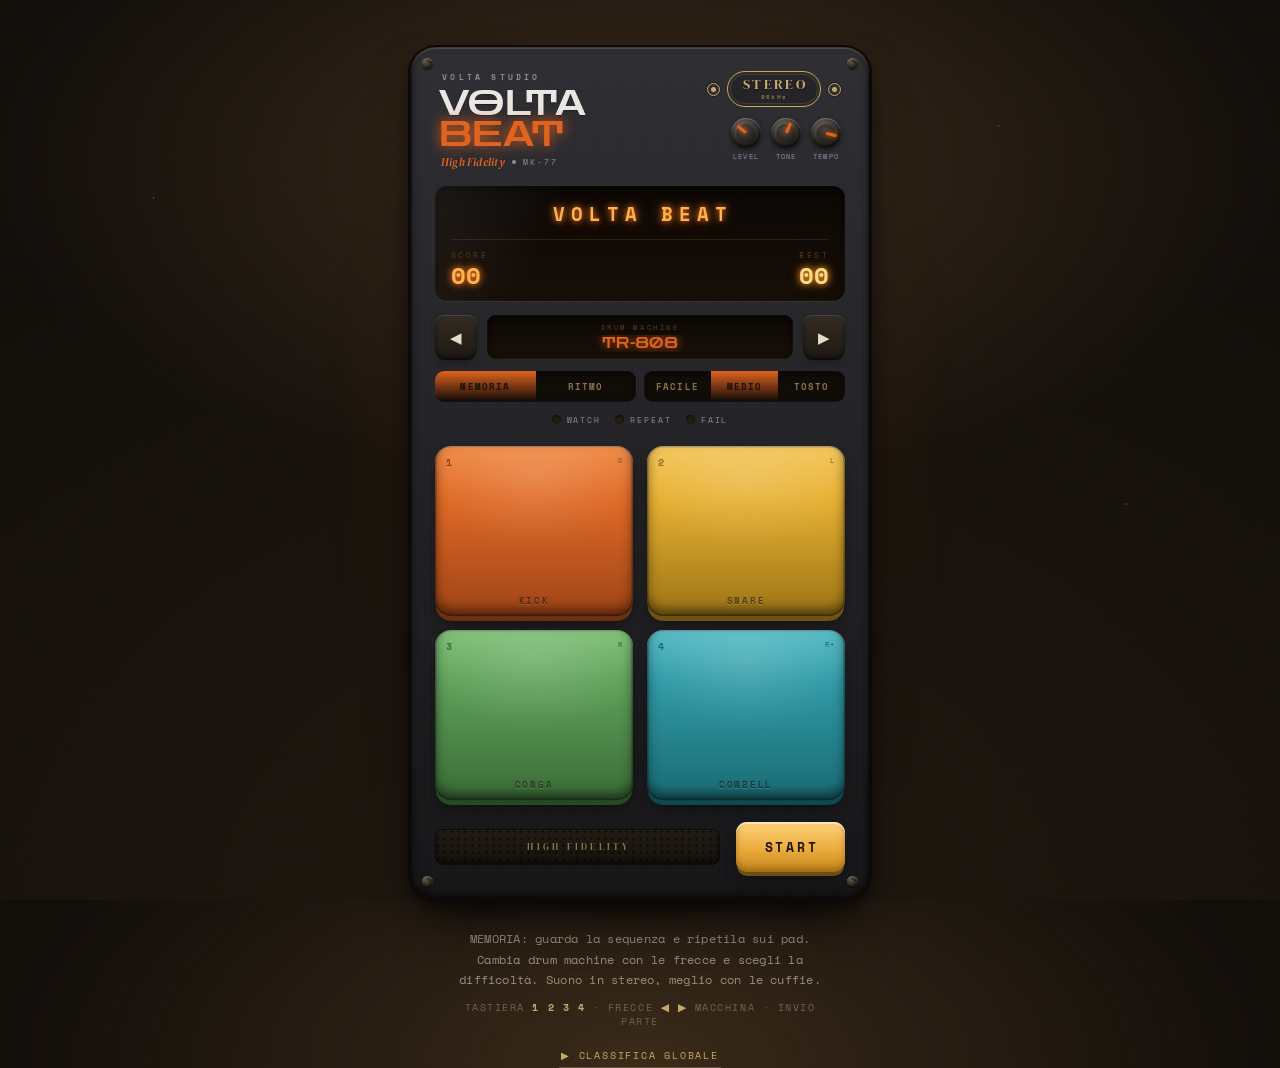
<file: volta-beat.html>
<!DOCTYPE html>
<html lang="it">
<head>
<meta charset="UTF-8">
<meta name="viewport" content="width=device-width, initial-scale=1.0, maximum-scale=1.0, user-scalable=no">
<title>VOLTA BEAT · Volta Studio</title>
<link rel="preconnect" href="https://fonts.googleapis.com">
<link rel="preconnect" href="https://fonts.gstatic.com" crossorigin>
<link href="https://fonts.googleapis.com/css2?family=Zen+Dots&family=DM+Serif+Display:ital@0;1&family=Space+Mono:wght@400;700&display=swap" rel="stylesheet">
<style>
  :root{
    --bg-0:#120e0a; --halo:#3a2a1a; --body-top:#342d25; --body-bot:#1a1611;
    --brass:#c9a96a; --brass-dim:#8a7548; --cream:#e4dac8; --ink:#e4dac8; --ink-dim:#9a8e7c;
    --led:#ffb24d; --led-glow:#ff7a18; --led-dim:#5a3e1c; --bad:#d63a2e;
    --accent:#e0631f;
    --p1:#e06a26; --p2:#e7b133; --p3:#5fa15a; --p4:#2f9aa6;
  }
  *{box-sizing:border-box;margin:0;padding:0;-webkit-tap-highlight-color:transparent}
  html,body{height:100%}
  body{font-family:'Space Mono',monospace;
    background:radial-gradient(110% 80% at 50% 18%, var(--halo) 0%, rgba(58,42,26,0) 46%),
      radial-gradient(120% 120% at 50% 100%, #20180f 0%, var(--bg-0) 70%), var(--bg-0);
    color:var(--cream);min-height:100vh;display:flex;flex-direction:column;align-items:center;
    padding:46px 16px 52px;overflow-x:hidden;position:relative;}
  body::before{content:"";position:fixed;inset:0;pointer-events:none;z-index:0;
    background-image:
      radial-gradient(1px 1px at 12% 22%, rgba(255,225,180,.5), transparent),
      radial-gradient(1px 1px at 78% 14%, rgba(255,210,160,.4), transparent),
      radial-gradient(1px 1px at 32% 70%, rgba(255,230,190,.3), transparent),
      radial-gradient(1px 1px at 64% 82%, rgba(255,220,170,.35), transparent),
      radial-gradient(1.5px 1.5px at 88% 56%, rgba(255,235,200,.3), transparent),
      radial-gradient(1px 1px at 5% 88%, rgba(255,225,180,.25), transparent),
      radial-gradient(1px 1px at 46% 8%, rgba(255,225,180,.3), transparent);
    animation:twinkle 6s ease-in-out infinite alternate;}
  @keyframes twinkle{from{opacity:.5}to{opacity:.95}}
  body::after{content:"";position:fixed;inset:0;pointer-events:none;z-index:1;mix-blend-mode:overlay;
    background-image:url("data:image/svg+xml,%3Csvg xmlns='http://www.w3.org/2000/svg' width='120' height='120'%3E%3Cfilter id='n'%3E%3CfeTurbulence type='fractalNoise' baseFrequency='0.9' numOctaves='2'/%3E%3C/filter%3E%3Crect width='100%25' height='100%25' filter='url(%23n)' opacity='0.045'/%3E%3C/svg%3E");}
  .stage{position:relative;z-index:2;width:100%;max-width:460px;margin:auto;display:flex;flex-direction:column;align-items:center}
  .machine-wrap{position:relative;width:100%}
  .machine-wrap::after{content:"";position:absolute;left:8%;right:8%;bottom:-26px;height:40px;
    background:radial-gradient(50% 100% at 50% 0%, rgba(0,0,0,.6), transparent 75%);filter:blur(6px);z-index:0;}

  .aura{position:absolute;left:50%;top:46%;width:124%;height:124%;transform:translate(-50%,-50%);
    background:radial-gradient(circle, rgba(255,140,50,.20) 0%, transparent 60%);
    filter:blur(22px);opacity:.5;z-index:0;pointer-events:none;transition:opacity 1.1s,transform 1.1s,filter 1.1s;}
  body.lvl1 .aura{opacity:.72;transform:translate(-50%,-50%) scale(1.06);filter:blur(22px) hue-rotate(-12deg)}
  body.lvl2 .aura{opacity:.85;transform:translate(-50%,-50%) scale(1.12);filter:blur(24px) hue-rotate(-42deg) saturate(1.1)}
  body.lvl3 .aura{opacity:.95;transform:translate(-50%,-50%) scale(1.2);filter:blur(26px) hue-rotate(-78deg) saturate(1.2)}
  body.lvl4 .aura{opacity:1;transform:translate(-50%,-50%) scale(1.3);filter:blur(28px) hue-rotate(-112deg) saturate(1.4)}
  .aura.burst{animation:auraburst .85s ease-out}
  @keyframes auraburst{0%{transform:translate(-50%,-50%) scale(1.5);opacity:1}100%{transform:translate(-50%,-50%) scale(1.12);opacity:.85}}
  body.warp::before{animation:warp .75s ease-out !important}
  @keyframes warp{0%{transform:scale(1);opacity:.6}45%{transform:scale(1.35);opacity:1}100%{transform:scale(1);opacity:.6}}

  .machine{position:relative;z-index:1;border-radius:26px;padding:22px 22px 26px;
    background:repeating-linear-gradient(90deg, rgba(255,255,255,.012) 0 1px, transparent 1px 3px),
      linear-gradient(180deg, var(--body-top), var(--body-bot));
    box-shadow:inset 0 2px 0 rgba(255,222,180,.16),inset 0 -3px 8px rgba(0,0,0,.6),inset 0 0 0 1px rgba(0,0,0,.35),
      0 1px 0 2px #0c0907,0 26px 50px -14px rgba(0,0,0,.85),0 8px 20px -6px rgba(0,0,0,.7);
    border:1px solid #0c0a08;transition:transform .08s, box-shadow .4s, background .4s;}
  .machine.shake{animation:shake .5s cubic-bezier(.36,.07,.19,.97)}
  @keyframes shake{10%,90%{transform:translateX(-2px)}20%,80%{transform:translateX(4px)}30%,50%,70%{transform:translateX(-7px)}40%,60%{transform:translateX(7px)}}
  body.skin-metal .machine{background:repeating-linear-gradient(90deg, rgba(255,255,255,.06) 0 1px, rgba(0,0,0,.05) 1px 2px, transparent 2px 4px), linear-gradient(180deg, var(--body-top), var(--body-bot))}
  body.skin-cream .machine{background:linear-gradient(180deg, var(--body-top), var(--body-bot))}
  body.skin-wood .machine{background:repeating-linear-gradient(89deg, rgba(0,0,0,.11) 0 1.5px, rgba(255,255,255,.03) 1.5px 4px, rgba(80,44,18,.16) 4px 8px), linear-gradient(180deg, var(--body-top), var(--body-bot))}
  body.skin-grey .machine{background:repeating-linear-gradient(90deg, rgba(255,255,255,.025) 0 1px, transparent 1px 3px), linear-gradient(180deg, var(--body-top), var(--body-bot))}
  body.skin-cream .screw,body.skin-metal .screw,body.skin-grey .screw{box-shadow:inset 0 1px 1px rgba(255,255,255,.4), 0 1px 2px rgba(0,0,0,.4)}

  .screw{position:absolute;width:11px;height:11px;border-radius:50%;
    background:radial-gradient(circle at 35% 30%, #6b5f4f, #1c1712 70%);
    box-shadow:inset 0 1px 1px rgba(255,255,255,.25), 0 1px 1px rgba(0,0,0,.6);}
  .screw::after{content:"";position:absolute;inset:3px;border-top:1.4px solid rgba(0,0,0,.55);transform:rotate(28deg)}
  .screw.tl{top:11px;left:11px}.screw.tr{top:11px;right:11px}.screw.bl{bottom:11px;left:11px}.screw.br{bottom:11px;right:11px}

  .head{display:flex;justify-content:space-between;align-items:flex-start;padding:2px 6px 0;margin-bottom:16px;gap:12px}
  .head-right{display:flex;flex-direction:column;align-items:flex-end;gap:11px;flex:0 0 auto}
  .brand-block{display:flex;flex-direction:column;gap:4px;min-width:0}
  .brand{font-family:'Zen Dots',sans-serif;font-size:clamp(1.6rem,7.6vw,2.15rem);letter-spacing:.01em;line-height:.9;
    color:var(--ink);text-shadow:0 1px 1px rgba(0,0,0,.4);transition:color .4s;}
  .brand .b2{color:var(--accent);text-shadow:0 0 14px var(--accent);transition:color .4s}
  .subline{display:flex;align-items:center;gap:7px;padding-left:2px}
  .subline .ser{font-family:'DM Serif Display',serif;font-style:italic;font-size:.66rem;letter-spacing:.02em;color:var(--accent);transition:color .4s}
  .subline .mod{font-size:.5rem;letter-spacing:.26em;color:var(--ink-dim);transition:color .4s}
  .subline .sep{width:4px;height:4px;border-radius:50%;background:var(--ink-dim);flex:0 0 auto}
  .stereo-logo{display:flex;align-items:center;gap:7px}
  .stereo-logo .ch{width:13px;height:13px;border-radius:50%;border:1.5px solid var(--brass);position:relative;flex:0 0 auto;box-shadow:0 0 0 1px rgba(0,0,0,.3)}
  .stereo-logo .ch::after{content:"";position:absolute;inset:3px;border-radius:50%;background:var(--brass)}
  .stereo-core{display:flex;flex-direction:column;align-items:center;gap:1px;padding:5px 13px;border:1.5px solid var(--brass);border-radius:999px;background:rgba(0,0,0,.2);
    box-shadow:inset 0 0 0 2px rgba(0,0,0,.3), inset 0 0 0 3px rgba(201,169,106,.18)}
  .st-word{font-family:'DM Serif Display',serif;font-size:.9rem;letter-spacing:.16em;text-indent:.16em;color:var(--brass);line-height:1;text-shadow:0 1px 1px rgba(0,0,0,.5)}
  .st-rate{font-family:'Space Mono';font-weight:700;font-size:.4rem;letter-spacing:.2em;color:var(--brass-dim)}
  .knob-row{display:flex;gap:10px}
  .knob-wrap{display:flex;flex-direction:column;align-items:center;gap:3px}
  .knob{width:30px;height:30px;border-radius:50%;position:relative;
    background:radial-gradient(circle at 38% 30%, #6a655e, #201d18 70%);
    box-shadow:inset 0 1px 1px rgba(255,255,255,.3), inset 0 -2px 4px rgba(0,0,0,.6), 0 2px 4px rgba(0,0,0,.5)}
  .knob::before{content:"";position:absolute;inset:5px;border-radius:50%;background:radial-gradient(circle at 40% 32%, #46423b, #15120e);box-shadow:inset 0 1px 1px rgba(255,255,255,.15)}
  .knob::after{content:"";position:absolute;top:4px;left:50%;width:2.5px;height:11px;background:var(--accent);border-radius:2px;z-index:1;transform-origin:50% 11px;transform:translateX(-50%) rotate(var(--kr,0deg));box-shadow:0 0 5px var(--accent)}
  .knob-lbl{font-size:.42rem;letter-spacing:.16em;color:var(--ink-dim);transition:color .4s}

  .display{position:relative;border-radius:12px;padding:14px 16px;margin:0 2px 14px;
    background:linear-gradient(180deg,#0c0805,#180f07);
    box-shadow:inset 0 3px 9px rgba(0,0,0,.85), inset 0 0 0 1px rgba(255,170,80,.07), 0 1px 0 rgba(255,225,180,.05);overflow:hidden;}
  .display::before{content:"";position:absolute;inset:0;pointer-events:none;opacity:.6;
    background:repeating-linear-gradient(0deg, rgba(0,0,0,.28) 0 1px, transparent 1px 3px);}
  .display::after{content:"";position:absolute;inset:0;pointer-events:none;background:radial-gradient(120% 120% at 50% 50%, transparent 55%, rgba(0,0,0,.45));}
  .glass{position:absolute;inset:0;pointer-events:none;background:linear-gradient(118deg, rgba(255,255,255,.07) 0%, rgba(255,255,255,0) 30%)}
  .display.booting .status{animation:flicker .8s steps(2,end)}
  @keyframes flicker{0%,30%{opacity:.25}15%,45%,75%{opacity:1}60%{opacity:.4}}
  .status{position:relative;text-align:center;font-weight:700;font-size:clamp(.92rem,4.4vw,1.18rem);
    letter-spacing:.32em;text-indent:.32em;color:var(--led);text-shadow:0 0 6px var(--led-glow), 0 0 14px rgba(255,122,24,.55);
    min-height:1.3em;transition:color .15s;}
  .status.warn{color:#ff5a48;text-shadow:0 0 8px #ff2a16,0 0 18px rgba(255,42,22,.6)}
  .status.announce{font-size:clamp(.82rem,3.8vw,1.02rem);letter-spacing:.2em;text-indent:.2em;color:#ffd98a;text-shadow:0 0 8px #ff9a18,0 0 18px rgba(255,154,24,.6)}
  .status.gold{color:#ffd98a;text-shadow:0 0 9px #ff9a18,0 0 22px rgba(255,154,24,.7)}
  .status.good{color:#8fe0a0;text-shadow:0 0 8px #3fd06a,0 0 16px rgba(63,208,106,.5)}
  .readout{position:relative;display:flex;justify-content:space-between;margin-top:11px;padding-top:9px;border-top:1px solid rgba(255,170,80,.12)}
  .meter{display:flex;flex-direction:column;gap:2px}
  .meter .lbl{font-size:.5rem;letter-spacing:.3em;color:var(--led-dim)}
  .meter .val{font-weight:700;font-size:1.5rem;line-height:1;color:var(--led);transition:text-shadow .4s;
    text-shadow:0 0 calc(6px + var(--sc-glow,0)*0.7px) var(--led-glow),0 0 calc(12px + var(--sc-glow,0)*1px) rgba(255,122,24,.45)}
  .meter.best{text-align:right}
  .meter.best .val{color:#ffd98a;text-shadow:0 0 6px #ff9a18,0 0 12px rgba(255,154,24,.5)}

  .selector{display:flex;align-items:center;gap:10px;margin:0 2px 12px}
  .sel-arrow{width:42px;height:44px;flex:0 0 auto;border:none;cursor:pointer;border-radius:9px;
    font-family:'Space Mono';font-size:.95rem;color:var(--cream);background:linear-gradient(180deg,#342d24,#1d1812);
    box-shadow:inset 0 1px 0 rgba(255,222,180,.14),inset 0 -2px 5px rgba(0,0,0,.5),0 2px 0 -1px #0c0907,0 4px 8px -4px rgba(0,0,0,.6);
    transition:transform .07s,color .2s}
  .sel-arrow:active{transform:translateY(2px)}
  .sel-arrow:hover{color:var(--accent)}
  .sel-screen{flex:1;text-align:center;border-radius:9px;padding:7px 8px;min-width:0;background:linear-gradient(180deg,#0c0805,#180f07);
    box-shadow:inset 0 2px 7px rgba(0,0,0,.8),inset 0 0 0 1px rgba(255,170,80,.06);display:flex;flex-direction:column;gap:2px}
  .sel-lbl{font-size:.46rem;letter-spacing:.34em;color:var(--led-dim)}
  .sel-name{font-family:'Zen Dots';font-size:.9rem;letter-spacing:.03em;color:var(--accent);
    text-shadow:0 0 10px var(--accent);transition:color .25s,text-shadow .25s;white-space:nowrap;overflow:hidden;text-overflow:ellipsis}

  .ctrls{display:flex;gap:8px;margin:0 2px 14px}
  .seg{display:flex;flex:1;border-radius:9px;overflow:hidden;background:#100c08;
    box-shadow:inset 0 2px 6px rgba(0,0,0,.7),inset 0 0 0 1px rgba(255,170,80,.05)}
  .seg-btn{flex:1;border:none;cursor:pointer;background:transparent;color:var(--brass-dim);
    font-family:'Space Mono';font-weight:700;font-size:.56rem;letter-spacing:.12em;padding:9px 4px;transition:color .2s,background .2s}
  .seg-btn.on{color:#16110b;background:linear-gradient(180deg,var(--accent),rgba(0,0,0,.2));text-shadow:none}
  .seg-btn:not(.on):hover{color:var(--cream)}

  .leds{display:flex;gap:14px;justify-content:center;margin:-2px 0 16px}
  body.mode-rhythm .leds{display:none}
  .led-pip{display:flex;align-items:center;gap:6px;font-size:.5rem;letter-spacing:.24em;color:var(--ink-dim)}
  .dot{width:9px;height:9px;border-radius:50%;background:#241c14;box-shadow:inset 0 1px 2px rgba(0,0,0,.7)}
  .led-pip.on.watch .dot{background:#ffd66b;box-shadow:0 0 8px #ffd66b,0 0 4px #fff inset}
  .led-pip.on.play .dot{background:#5fe07a;box-shadow:0 0 9px #5fe07a,0 0 4px #fff inset}
  .led-pip.on.over .dot{background:var(--bad);box-shadow:0 0 9px var(--bad),0 0 4px #fff inset;animation:blink .5s steps(1) infinite}
  @keyframes blink{50%{opacity:.25}}

  /* rhythm highway */
  .highway{display:none;position:relative;height:clamp(180px,40vh,250px);border-radius:12px 12px 0 0;margin:0 2px;
    background:linear-gradient(180deg,#0a0705,#140d07);overflow:hidden;
    box-shadow:inset 0 2px 8px rgba(0,0,0,.8),inset 0 0 0 1px rgba(255,170,80,.06)}
  body.mode-rhythm .highway{display:grid;grid-template-columns:repeat(4,1fr)}
  .highway::before{content:"";position:absolute;inset:0;pointer-events:none;z-index:3;
    background:linear-gradient(180deg, rgba(18,12,8,.95) 0%, rgba(18,12,8,0) 18%)}
  .lane{position:relative;border-right:1px solid rgba(255,170,80,.07)}
  .lane:last-child{border-right:none}
  .hitline{position:absolute;left:2px;right:2px;bottom:10px;height:3px;border-radius:2px;z-index:2;
    background:linear-gradient(90deg,transparent,rgba(255,178,77,.8),transparent);box-shadow:0 0 10px rgba(255,140,40,.6)}
  .note{position:absolute;left:14%;right:14%;top:0;height:20px;border-radius:6px;
    background:linear-gradient(180deg,var(--nc-l),var(--nc));box-shadow:0 0 12px var(--nc),inset 0 1px 0 rgba(255,255,255,.4);will-change:transform}
  .note.l0{--nc:var(--p1);--nc-l:#f3a06a}.note.l1{--nc:var(--p2);--nc-l:#f6d27e}.note.l2{--nc:var(--p3);--nc-l:#92cf8a}.note.l3{--nc:var(--p4);--nc-l:#6fd2dd}

  .pads{display:grid;grid-template-columns:1fr 1fr;gap:14px;padding:4px 2px 2px}
  body.mode-rhythm .pads{grid-template-columns:repeat(4,1fr);gap:8px;border-radius:0 0 12px 12px;margin:0 2px;padding:10px 8px;background:linear-gradient(180deg,#191309,#120d07);box-shadow:inset 0 -2px 6px rgba(0,0,0,.6)}
  .pad{position:relative;border:none;cursor:pointer;border-radius:16px;aspect-ratio:1/.86;
    background:radial-gradient(120% 90% at 50% 18%, rgba(255,255,255,.14), transparent 46%),
      linear-gradient(180deg, var(--c-edge) 0%, var(--c-base) 30%, var(--c-deep) 100%);
    box-shadow:inset 0 2px 1px rgba(255,255,255,.18),inset 0 -6px 12px rgba(0,0,0,.55),inset 0 0 0 1.5px rgba(0,0,0,.3),
      0 6px 0 -1px var(--c-rim),0 10px 16px -6px rgba(0,0,0,.7);
    transition:transform .07s, box-shadow .07s, filter .12s;overflow:hidden;font-family:'Space Mono',monospace;}
  body.mode-rhythm .pad{aspect-ratio:auto;height:58px;border-radius:11px}
  body.mode-rhythm .pad .tag{font-size:.46rem;bottom:6px}
  body.mode-rhythm .pad .num,body.mode-rhythm .pad .pan{display:none}
  .pad .tag{position:absolute;bottom:9px;left:0;right:0;text-align:center;font-size:.54rem;letter-spacing:.2em;color:rgba(0,0,0,.55);font-weight:700;text-shadow:0 1px 0 rgba(255,255,255,.18);}
  .pad .num{position:absolute;top:9px;left:11px;font-size:.6rem;color:rgba(0,0,0,.42);font-weight:700;}
  .pad .pan{position:absolute;top:9px;right:11px;font-size:.46rem;letter-spacing:.06em;color:rgba(0,0,0,.36);font-weight:700;}
  .pad.p1{--c-edge:#f08a45;--c-base:var(--p1);--c-deep:#9e4416;--c-rim:#6e2f10}
  .pad.p2{--c-edge:#f4c659;--c-base:var(--p2);--c-deep:#9c7415;--c-rim:#6e5210}
  .pad.p3{--c-edge:#7fc077;--c-base:var(--p3);--c-deep:#3a6b36;--c-rim:#264a23}
  .pad.p4{--c-edge:#54bcc7;--c-base:var(--p4);--c-deep:#1a6a73;--c-rim:#0f4950}
  .pad:active{transform:translateY(3px);box-shadow:inset 0 2px 6px rgba(0,0,0,.5),0 2px 0 -1px var(--c-rim),0 4px 8px -4px rgba(0,0,0,.6)}
  .pad.lit{filter:brightness(1.5) saturate(1.25);transform:translateY(2px);
    box-shadow:inset 0 2px 1px rgba(255,255,255,.4),inset 0 0 22px rgba(255,255,255,.5),0 3px 0 -1px var(--c-rim),0 0 28px 4px var(--c-base),0 0 60px 8px var(--c-base);}

  .foot{display:flex;align-items:center;gap:16px;margin-top:20px;padding:0 2px}
  .grille{position:relative;flex:1;height:36px;border-radius:8px;
    background:radial-gradient(circle at 1.5px 1.5px, rgba(0,0,0,.55) 1px, transparent 1.4px) 0 0/7px 7px,linear-gradient(180deg,#221c15,#15110c);
    box-shadow:inset 0 1px 2px rgba(255,225,180,.06),inset 0 -2px 5px rgba(0,0,0,.6);border:1px solid #0c0a07;}
  .grille-txt{position:absolute;inset:0;display:flex;align-items:center;justify-content:center;
    font-family:'DM Serif Display',serif;font-size:.56rem;letter-spacing:.36em;text-indent:.36em;color:var(--brass-dim);text-shadow:0 1px 1px rgba(0,0,0,.6)}
  .start{position:relative;font-family:'Space Mono',monospace;font-weight:700;font-size:.82rem;letter-spacing:.22em;text-indent:.22em;
    color:#1a120a;cursor:pointer;border:none;padding:15px 26px;border-radius:11px;background:linear-gradient(180deg,#ffd27a,#e8a838 60%,#c0851f);
    box-shadow:inset 0 2px 0 rgba(255,255,255,.5),inset 0 -3px 6px rgba(120,70,10,.5),0 5px 0 -1px #6e4d14,0 9px 16px -6px rgba(0,0,0,.7);
    transition:transform .08s, box-shadow .08s;white-space:nowrap;}
  .start:active{transform:translateY(4px);box-shadow:inset 0 2px 5px rgba(120,70,10,.5),0 1px 0 -1px #6e4d14}
  .start.pulse{animation:btnpulse 1.6s ease-in-out infinite}
  @keyframes btnpulse{0%,100%{box-shadow:inset 0 2px 0 rgba(255,255,255,.5),inset 0 -3px 6px rgba(120,70,10,.5),0 5px 0 -1px #6e4d14,0 9px 16px -6px rgba(0,0,0,.7),0 0 0 0 rgba(255,180,77,.5)}50%{box-shadow:inset 0 2px 0 rgba(255,255,255,.5),inset 0 -3px 6px rgba(120,70,10,.5),0 5px 0 -1px #6e4d14,0 9px 16px -6px rgba(0,0,0,.7),0 0 22px 4px rgba(255,180,77,.45)}}

  .flash{position:absolute;inset:0;border-radius:26px;background:radial-gradient(circle,rgba(214,58,46,.5),transparent 70%);opacity:0;pointer-events:none;z-index:6}
  .flash.win{background:radial-gradient(circle, rgba(255,196,84,.5), transparent 70%)}
  .flash.go{animation:flashfade .55s ease-out}
  @keyframes flashfade{0%{opacity:1}100%{opacity:0}}

  .caption{margin-top:30px;text-align:center;max-width:390px;display:flex;flex-direction:column;align-items:center}
  .caption p{font-size:.74rem;line-height:1.7;color:#9a8e7c;letter-spacing:.02em}
  .caption .keys{margin-top:10px;font-size:.6rem;letter-spacing:.16em;color:#6f6453}
  .caption .keys b{color:var(--brass)}
  .scores-link{margin-top:16px;font-family:'Space Mono';font-size:.62rem;letter-spacing:.18em;cursor:pointer;
    background:none;border:none;color:var(--brass);border-bottom:1px solid rgba(201,169,106,.35);padding:4px 2px;transition:opacity .2s}
  .scores-link:hover{opacity:.65}

  .overlay{position:fixed;inset:0;z-index:50;display:none;align-items:center;justify-content:center;padding:24px;
    background:radial-gradient(circle at 50% 30%, rgba(40,28,16,.7), rgba(8,6,4,.9));-webkit-backdrop-filter:blur(3px);backdrop-filter:blur(3px)}
  .overlay.show{display:flex;animation:ovin .3s ease-out}
  @keyframes ovin{from{opacity:0}to{opacity:1}}
  .panel{position:relative;width:100%;max-width:340px;border-radius:18px;padding:26px 22px;background:linear-gradient(180deg,#2a241d,#16120d);
    box-shadow:inset 0 2px 0 rgba(255,222,180,.12),0 30px 60px -16px rgba(0,0,0,.9),0 0 0 1px #0c0907;text-align:center}
  .ov-close{position:absolute;top:10px;right:12px;width:30px;height:30px;border:none;cursor:pointer;border-radius:8px;
    background:rgba(255,255,255,.05);color:var(--brass-dim);font-family:'Space Mono';font-size:1rem;line-height:1;transition:color .2s,background .2s}
  .ov-close:hover{color:var(--cream);background:rgba(255,255,255,.1)}
  .ov-title{font-family:'Zen Dots';font-size:1.02rem;letter-spacing:.04em;color:var(--led);text-shadow:0 0 12px rgba(255,122,24,.4);margin-bottom:6px}
  .ov-score{font-family:'Space Mono';font-weight:700;font-size:3rem;line-height:1;color:#ffd98a;text-shadow:0 0 14px rgba(255,154,24,.6);margin:6px 0}
  .ov-sub{font-size:.66rem;letter-spacing:.06em;color:#9a8e7c;margin-bottom:14px;line-height:1.6}
  .ov-stats{display:flex;justify-content:center;gap:18px;margin:10px 0 4px}
  .ov-stat{display:flex;flex-direction:column;gap:2px}
  .ov-stat .n{font-weight:700;font-size:1.2rem;color:var(--led);text-shadow:0 0 8px rgba(255,122,24,.4)}
  .ov-stat .l{font-size:.48rem;letter-spacing:.2em;color:var(--brass-dim)}
  .ov-input{width:100%;text-align:center;font-family:'Space Mono';font-weight:700;font-size:1.1rem;letter-spacing:.18em;text-transform:uppercase;
    color:var(--led);background:#0c0805;border:1px solid rgba(255,170,80,.2);border-radius:9px;padding:12px;outline:none;box-shadow:inset 0 2px 6px rgba(0,0,0,.7)}
  .ov-input:focus{border-color:var(--led)}
  .ov-btns{display:flex;gap:10px;margin-top:14px}
  .ov-btn{flex:1;font-family:'Space Mono';font-weight:700;font-size:.72rem;letter-spacing:.16em;cursor:pointer;border:none;padding:13px;border-radius:9px;transition:transform .07s}
  .ov-btn:active{transform:translateY(2px)}
  .ov-btn.primary{color:#1a120a;background:linear-gradient(180deg,#ffd27a,#e8a838 60%,#c0851f);box-shadow:inset 0 2px 0 rgba(255,255,255,.5),0 4px 0 -1px #6e4d14}
  .ov-btn.ghost{color:var(--cream);background:linear-gradient(180deg,#332c23,#1d1812);box-shadow:inset 0 1px 0 rgba(255,222,180,.12),0 4px 0 -1px #0c0907}
  .ov-note{font-size:.54rem;letter-spacing:.04em;color:#6f6453;margin-top:14px;line-height:1.6}
  .board{list-style:none;text-align:left;margin:14px 0 4px;max-height:42vh;overflow-y:auto}
  .board li{display:flex;align-items:center;gap:10px;padding:8px 10px;border-radius:7px;font-size:.8rem;letter-spacing:.04em;color:var(--cream);border-bottom:1px solid rgba(255,170,80,.07)}
  .board li .rank{color:var(--brass-dim);font-weight:700;width:22px;flex:0 0 auto}
  .board li .nm{flex:1;overflow:hidden;text-overflow:ellipsis;white-space:nowrap;text-transform:uppercase}
  .board li .sc{font-weight:700;color:var(--led);text-shadow:0 0 8px rgba(255,122,24,.4)}
  .board li.me{background:rgba(255,170,80,.1);box-shadow:inset 0 0 0 1px rgba(255,170,80,.25)}
  .board li.me .nm{color:#ffd98a}
  .board-empty{font-size:.72rem;color:#9a8e7c;padding:22px 6px;line-height:1.7}

  .overline{font-family:'Space Mono';font-weight:700;font-size:.5rem;letter-spacing:.4em;color:var(--ink-dim);text-indent:.4em;margin-bottom:2px;transition:color .4s}
  .track-sel{display:none;margin-top:-2px;margin-bottom:14px}
  body.mode-rhythm .track-sel{display:flex}
  body.mode-rhythm .track-sel .sel-name{color:#ffd98a;text-shadow:0 0 10px rgba(255,154,24,.5)}
  #lane0{--lc:var(--p1)}#lane1{--lc:var(--p2)}#lane2{--lc:var(--p3)}#lane3{--lc:var(--p4)}
  .lane.lane-hit{box-shadow:inset 0 -34px 26px -16px var(--lc)}
  .lane.lane-hit .hitline{height:5px;background:var(--lc);box-shadow:0 0 20px 5px var(--lc)}
  .signature{margin-top:18px;font-family:'DM Serif Display',serif;font-style:italic;font-size:.62rem;letter-spacing:.16em;color:var(--brass-dim);opacity:.85}
  @media(max-width:380px){
    .pads{gap:11px}.foot{gap:11px}.start{padding:14px 14px;font-size:.72rem}.machine{padding:18px 14px 22px}
    .sel-arrow{width:36px;height:42px}.st-word{font-size:.8rem}.knob{width:26px;height:26px}.knob-row{gap:7px}.stereo-core{padding:5px 10px}
    .seg-btn{font-size:.5rem;letter-spacing:.06em;padding:9px 2px}
  }
</style>
</head>
<body class="mode-memory">
  <div class="stage">
    <div class="machine-wrap">
      <div class="aura" id="aura"></div>
      <div class="machine" id="machine">
        <div class="flash" id="flash"></div>
        <span class="screw tl"></span><span class="screw tr"></span><span class="screw bl"></span><span class="screw br"></span>

        <div class="head">
          <div class="brand-block">
            <div class="overline">VOLTA STUDIO</div>
            <div class="brand">VOLTA<span class="b2"> BEAT</span></div>
            <div class="subline"><span class="ser">High Fidelity</span><span class="sep"></span><span class="mod">MK-77</span></div>
          </div>
          <div class="head-right">
            <div class="stereo-logo">
              <span class="ch"></span>
              <div class="stereo-core"><span class="st-word">STEREO</span><span class="st-rate" id="rate-val">96kHz</span></div>
              <span class="ch"></span>
            </div>
            <div class="knob-row">
              <div class="knob-wrap"><span class="knob" style="--kr:-52deg"></span><span class="knob-lbl">LEVEL</span></div>
              <div class="knob-wrap"><span class="knob" style="--kr:24deg"></span><span class="knob-lbl">TONE</span></div>
              <div class="knob-wrap"><span class="knob" style="--kr:104deg"></span><span class="knob-lbl">TEMPO</span></div>
            </div>
          </div>
        </div>

        <div class="display" id="display">
          <div class="glass"></div>
          <div class="status" id="status">STANDBY</div>
          <div class="readout">
            <div class="meter"><span class="lbl" id="lbl-left">SCORE</span><span class="val" id="score">00</span></div>
            <div class="meter best"><span class="lbl" id="lbl-right">BEST</span><span class="val" id="best">00</span></div>
          </div>
        </div>

        <div class="selector">
          <button class="sel-arrow" id="prev" aria-label="Modello precedente">&#9664;</button>
          <div class="sel-screen"><span class="sel-lbl">DRUM MACHINE</span><span class="sel-name" id="kit-name">TR-808</span></div>
          <button class="sel-arrow" id="next" aria-label="Modello successivo">&#9654;</button>
        </div>

        <div class="ctrls">
          <div class="seg" id="mode-seg">
            <button class="seg-btn on" data-mode="memory">MEMORIA</button>
            <button class="seg-btn" data-mode="rhythm">RITMO</button>
          </div>
          <div class="seg" id="diff-seg">
            <button class="seg-btn" data-diff="0">FACILE</button>
            <button class="seg-btn on" data-diff="1">MEDIO</button>
            <button class="seg-btn" data-diff="2">TOSTO</button>
          </div>
        </div>

        <div class="selector track-sel" id="track-sel">
          <button class="sel-arrow" id="tprev" aria-label="Traccia precedente">&#9664;</button>
          <div class="sel-screen"><span class="sel-lbl" id="track-lbl">TRACCIA</span><span class="sel-name" id="track-name">FOUR ON FLOOR</span></div>
          <button class="sel-arrow" id="tnext" aria-label="Traccia successiva">&#9654;</button>
        </div>

        <div class="highway" id="highway">
          <div class="lane" id="lane0"><div class="hitline"></div></div>
          <div class="lane" id="lane1"><div class="hitline"></div></div>
          <div class="lane" id="lane2"><div class="hitline"></div></div>
          <div class="lane" id="lane3"><div class="hitline"></div></div>
        </div>

        <div class="leds">
          <span class="led-pip watch" id="led-watch"><span class="dot"></span>WATCH</span>
          <span class="led-pip play" id="led-play"><span class="dot"></span>REPEAT</span>
          <span class="led-pip over" id="led-over"><span class="dot"></span>FAIL</span>
        </div>

        <div class="pads" id="pads">
          <button class="pad p1" data-pad="0" aria-label="Pad 1"><span class="num">1</span><span class="pan">C</span><span class="tag">KICK</span></button>
          <button class="pad p2" data-pad="1" aria-label="Pad 2"><span class="num">2</span><span class="pan">L</span><span class="tag">SNARE</span></button>
          <button class="pad p3" data-pad="2" aria-label="Pad 3"><span class="num">3</span><span class="pan">R</span><span class="tag">CONGA</span></button>
          <button class="pad p4" data-pad="3" aria-label="Pad 4"><span class="num">4</span><span class="pan">R+</span><span class="tag">COWBELL</span></button>
        </div>

        <div class="foot">
          <div class="grille"><span class="grille-txt">HIGH FIDELITY</span></div>
          <button class="start" id="start">START</button>
        </div>
      </div>
    </div>

    <div class="caption">
      <p id="cap-text">MEMORIA: guarda la sequenza e ripetila sui pad. Cambia drum machine con le frecce e scegli la difficoltà. Suono in stereo, meglio con le cuffie.</p>
      <div class="keys">TASTIERA <b>1 2 3 4</b> · FRECCE <b>&#9664; &#9654;</b> MACCHINA · INVIO PARTE</div>
      <button class="scores-link" id="open-board">&#9654; CLASSIFICA GLOBALE</button>
    </div>
  </div>

  <div class="overlay" id="overlay"><div class="panel" id="panel"></div></div>

<script>
(function(){
  "use strict";
  const $=id=>document.getElementById(id);
  const machine=$('machine'),flashEl=$('flash'),displayEl=$('display'),statusEl=$('status');
  const scoreEl=$('score'),bestEl=$('best'),lblLeft=$('lbl-left'),lblRight=$('lbl-right');
  const startBtn=$('start'),aura=$('aura'),kitNameEl=$('kit-name'),overlayEl=$('overlay'),panel=$('panel');
  const highwayEl=$('highway'),capText=$('cap-text');
  const padEls=Array.from(document.querySelectorAll('.pad'));
  const laneEls=[$('lane0'),$('lane1'),$('lane2'),$('lane3')];
  const ledWatch=$('led-watch'),ledPlay=$('led-play'),ledOver=$('led-over');

  let seq=[],pIdx=0,score=0,best=0,bestRh=0;
  let phase='idle',accept=false,booted=false,curLvl=0,kitIdx=0,diffIdx=1,trackIdx=0,mode='memory';
  let playerName='',askedName=false;
  const timers=[];

  const TIERS=[{min:4,name:'WARM-UP'},{min:8,name:'GROOVE'},{min:12,name:'POCKET'},{min:16,name:'MAESTRO'},{min:21,name:'LEGGENDA'}];
  const DIFFS=[
    {name:'FACILE', memGap:740,memMin:430,memAccel:16, lead:2.15, win:0.17},
    {name:'NORMALE',memGap:620,memMin:300,memAccel:22, lead:1.85, win:0.135},
    {name:'TOSTO',  memGap:520,memMin:230,memAccel:26, lead:1.55, win:0.11}
  ];
  // Tracce ritmo: ogni riga = 16 sedicesimi, lane 0=grave 1=rullante 2=perc 3=hat. x=colpo
  const TRACKS=[
    {name:'FOUR ON FLOOR',bpm:124,bars:16,rows:['x...x...x...x...','....x.......x...','........x.......','..x...x...x...x.']},
    {name:'BOOM BAP',     bpm:90, bars:16,rows:['x.....x..x......','....x.......x...','............x...','x...x...x...x...']},
    {name:'DISCO FEVER',  bpm:118,bars:16,rows:['x...x...x...x...','....x.......x...','........x.......','..x...x...x...x.']},
    {name:'FUNK BREAK',   bpm:104,bars:16,rows:['x..x..x...x.....','....x.......x...','..x.......x.....','..x...x...x...x.']},
    {name:'ROCK STEADY',  bpm:100,bars:16,rows:['x.......x..x....','....x.......x...','................','x...x...x...x...']},
    {name:'TRAP HOUSE',   bpm:140,bars:16,rows:['x.....x...x.....','........x.......','............x...','x.x...x.x...x.x.']},
    {name:'MOTOWN SOUL',  bpm:116,bars:16,rows:['x...x...x...x...','....x.......x...','..x...x...x...x.','............x...']},
    {name:'BOSSA NOVA',   bpm:96, bars:16,rows:['x.....x.x.....x.','..x.x.....x.x...','....x.......x...','................']}
  ];

  // ---------- AUDIO (stereo) ----------
  let ac=null,master=null,noiseBuf=null,outNode=null;
  const panners=[]; const PAN=[0,-0.4,0.4,0.7];
  function updateRate(){ const e=$('rate-val'); if(e&&ac){ e.textContent=Math.round(ac.sampleRate/1000)+'kHz'; } }
  function audioReady(){
    if(ac){ if(ac.state==='suspended') ac.resume(); return; }
    const AC=window.AudioContext||window.webkitAudioContext;
    try{ ac=new AC({sampleRate:96000}); }catch(e){ try{ ac=new AC(); }catch(e2){ return; } }
    updateRate();
    master=ac.createGain(); master.gain.value=0.5; master.connect(ac.destination);
    const len=Math.floor(ac.sampleRate*0.5); noiseBuf=ac.createBuffer(1,len,ac.sampleRate);
    const d=noiseBuf.getChannelData(0); for(let i=0;i<len;i++) d[i]=Math.random()*2-1;
    panners.length=0;
    for(let i=0;i<4;i++){ if(ac.createStereoPanner){ const p=ac.createStereoPanner(); p.pan.value=PAN[i]; p.connect(master); panners.push(p);} else panners.push(master); }
    outNode=master;
  }
  function env(g,t,pk,dur){ g.gain.setValueAtTime(0.0001,t); g.gain.exponentialRampToValueAtTime(pk,t+0.004); g.gain.exponentialRampToValueAtTime(0.0001,t+dur); }
  function mem(t,f0,f1,dropT,pk,dur,type){ const o=ac.createOscillator(),g=ac.createGain(); o.type=type||'sine'; o.frequency.setValueAtTime(f0,t); if(f1!==f0) o.frequency.exponentialRampToValueAtTime(Math.max(f1,1),t+dropT); env(g,t,pk,dur); o.connect(g).connect(outNode); o.start(t); o.stop(t+dur+0.02); }
  function nz(t,pk,dur,hp,lp,q){ const n=ac.createBufferSource(); n.buffer=noiseBuf; let node=n; if(hp){const f=ac.createBiquadFilter();f.type='highpass';f.frequency.value=hp;if(q)f.Q.value=q;node.connect(f);node=f;} if(lp){const f2=ac.createBiquadFilter();f2.type='lowpass';f2.frequency.value=lp;node.connect(f2);node=f2;} const g=ac.createGain(); env(g,t,pk,dur); node.connect(g).connect(outNode); n.start(t); n.stop(t+dur+0.02); }
  function clk(t,pk){ const o=ac.createOscillator(),g=ac.createGain(); o.type='square'; o.frequency.value=1800; env(g,t,pk,0.02); o.connect(g).connect(outNode); o.start(t); o.stop(t+0.03); }
  function cowbell(t,pk){ const f=ac.createBiquadFilter(); f.type='bandpass'; f.frequency.value=2600; f.Q.value=1.1; const g=ac.createGain(); env(g,t,pk,0.30); f.connect(g).connect(outNode); [540,800].forEach(fr=>{const o=ac.createOscillator();o.type='square';o.frequency.value=fr;o.connect(f);o.start(t);o.stop(t+0.32);}); }

  const KITS=[
    {name:'TR-808',accent:'#e0631f',skin:{top:'#2e2e33',bot:'#161618',ink:'#e9e7e3',inkDim:'#8e8e95',fin:'dark'},tags:['KICK','SNARE','CONGA','COWBELL'],v:[
      t=>mem(t,120,48,0.5,1.0,0.58,'sine'),
      t=>{nz(t,0.45,0.16,1700,9000,0.6);mem(t,185,185,0,0.35,0.11,'triangle');mem(t,330,330,0,0.25,0.09,'triangle');},
      t=>mem(t,230,150,0.18,0.8,0.36,'sine'), t=>cowbell(t,0.5)]},
    {name:'TR-909',accent:'#d83a2a',skin:{top:'#54575e',bot:'#2c2e33',ink:'#eeece8',inkDim:'#9ca2aa',fin:'metal'},tags:['KICK','SNARE','TOM','HAT'],v:[
      t=>{clk(t,0.5);mem(t,150,50,0.12,1.0,0.34,'sine');},
      t=>{nz(t,0.6,0.16,2200,11000,0.5);mem(t,200,200,0,0.3,0.08,'triangle');},
      t=>mem(t,180,90,0.14,0.8,0.26,'sine'), t=>nz(t,0.4,0.06,9000,16000,0.8)]},
    {name:'TR-707',accent:'#2f88a0',skin:{top:'#dad8d0',bot:'#b2b0a8',ink:'#2a2722',inkDim:'#6c6960',fin:'cream'},tags:['KICK','SNARE','TOM','RIDE'],v:[
      t=>{clk(t,0.35);mem(t,110,60,0.06,0.9,0.22,'sine');},
      t=>{nz(t,0.5,0.12,2500,12000,0.7);mem(t,240,240,0,0.25,0.06,'square');},
      t=>mem(t,200,140,0.1,0.7,0.2,'square'), t=>nz(t,0.35,0.1,7000,15000,1.2)]},
    {name:'TR-606',accent:'#c0461f',skin:{top:'#5c5f66',bot:'#34363b',ink:'#edece8',inkDim:'#9ca0a8',fin:'metal'},tags:['KICK','SNARE','TOM','HAT'],v:[
      t=>mem(t,110,55,0.08,0.95,0.22,'sine'),
      t=>{nz(t,0.5,0.13,2000,10000,0.6);mem(t,190,190,0,0.3,0.07,'triangle');},
      t=>mem(t,190,110,0.12,0.7,0.22,'sine'), t=>nz(t,0.35,0.05,9500,17000,1)]},
    {name:'TR-727',accent:'#4caf6a',skin:{top:'#dad8d0',bot:'#b2b0a8',ink:'#2a2722',inkDim:'#6c6960',fin:'cream'},tags:['BONGO HI','BONGO LO','CONGA','COWBELL'],v:[
      t=>mem(t,420,360,0.06,0.7,0.18,'sine'), t=>mem(t,300,250,0.06,0.7,0.2,'sine'),
      t=>mem(t,230,200,0.08,0.7,0.24,'sine'), t=>cowbell(t,0.45)]},
    {name:'LINNDRUM',accent:'#d8487f',skin:{top:'#ccc1a0',bot:'#a89a72',ink:'#2a2418',inkDim:'#6e6242',fin:'cream'},tags:['KICK','SNARE','TOM','HAT'],v:[
      t=>{mem(t,90,55,0.1,1.0,0.4,'sine');clk(t,0.25);},
      t=>{nz(t,0.55,0.22,1500,8000,0.5);mem(t,170,170,0,0.35,0.14,'triangle');nz(t+0.02,0.25,0.12,1200,6000,0.4);},
      t=>mem(t,180,100,0.16,0.85,0.34,'sine'), t=>nz(t,0.4,0.08,8000,15000,0.9)]},
    {name:'SIMMONS',accent:'#5b6ef0',skin:{top:'#242428',bot:'#111113',ink:'#e9e7e3',inkDim:'#8a8a90',fin:'dark'},tags:['KICK','SNARE','TOM','PERC'],v:[
      t=>mem(t,140,40,0.22,1.0,0.4,'sine'),
      t=>{nz(t,0.4,0.14,1800,9000,0.5);mem(t,200,70,0.18,0.5,0.22,'sine');},
      t=>mem(t,300,70,0.3,0.9,0.46,'sine'), t=>mem(t,500,90,0.25,0.7,0.36,'triangle')]},
    {name:'DMX',accent:'#8a5fd0',skin:{top:'#50525a',bot:'#2e3035',ink:'#eeece8',inkDim:'#9a9aa0',fin:'grey'},tags:['KICK','SNARE','TOM','HAT'],v:[
      t=>{mem(t,95,55,0.09,1.0,0.42,'sine');clk(t,0.3);},
      t=>{nz(t,0.6,0.2,1600,9000,0.5);mem(t,180,180,0,0.35,0.13,'triangle');},
      t=>mem(t,180,95,0.15,0.85,0.32,'sine'), t=>nz(t,0.4,0.07,8500,16000,0.9)]},
    {name:'SP-1200',accent:'#b08040',skin:{top:'#3c3e43',bot:'#202226',ink:'#e8e6e2',inkDim:'#94969c',fin:'dark'},tags:['KICK','SNARE','TOM','HAT'],v:[
      t=>mem(t,85,55,0.1,1.0,0.4,'sine'),
      t=>{nz(t,0.55,0.18,1400,6500,0.5);mem(t,175,175,0,0.35,0.13,'triangle');},
      t=>mem(t,170,95,0.14,0.8,0.3,'sine'), t=>nz(t,0.38,0.06,7000,12000,0.8)]},
    {name:'CR-78',accent:'#d9a441',skin:{top:'#6e4f33',bot:'#3a2818',ink:'#f1e7d5',inkDim:'#b29470',fin:'wood'},tags:['KICK','RIM','CONGA','TAMB'],v:[
      t=>mem(t,100,55,0.12,0.8,0.3,'sine'), t=>{clk(t,0.3);nz(t,0.3,0.08,2000,8000,0.8);},
      t=>mem(t,260,180,0.12,0.6,0.25,'sine'), t=>nz(t,0.3,0.05,7000,14000,1.0)]},
    {name:'MINI POPS',accent:'#d98a3a',skin:{top:'#d6c6a2',bot:'#b09a74',ink:'#2c2418',inkDim:'#6e6042',fin:'cream'},tags:['BONGO','RIM','CONGA','MARACAS'],v:[
      t=>mem(t,400,350,0.05,0.55,0.16,'sine'), t=>{clk(t,0.35);nz(t,0.25,0.05,2500,9000,1);},
      t=>mem(t,250,210,0.07,0.55,0.2,'sine'), t=>nz(t,0.3,0.04,8000,15000,1.2)]},
    {name:'DR-55',accent:'#6a7a8a',skin:{top:'#d9d5cb',bot:'#b1ada3',ink:'#2a2722',inkDim:'#6c6960',fin:'cream'},tags:['KICK','RIM','SNARE','HAT'],v:[
      t=>mem(t,100,55,0.1,0.85,0.3,'sine'), t=>clk(t,0.38),
      t=>{nz(t,0.4,0.1,2000,9000,0.7);mem(t,190,190,0,0.25,0.07,'triangle');}, t=>nz(t,0.32,0.045,8000,15000,1)]},
    {name:'RHYTHM KING',accent:'#c08a3a',skin:{top:'#7a5436',bot:'#40301e',ink:'#f1e7d5',inkDim:'#b29470',fin:'wood'},tags:['KICK','SNARE','TOM','HAT'],v:[
      t=>mem(t,105,55,0.12,0.85,0.34,'sine'),
      t=>{nz(t,0.45,0.16,1500,7500,0.5);mem(t,180,180,0,0.3,0.12,'triangle');},
      t=>mem(t,200,130,0.14,0.7,0.28,'sine'), t=>nz(t,0.35,0.07,7500,14000,0.9)]},
    {name:'ACE TONE',accent:'#c45a8a',skin:{top:'#4a544f',bot:'#2a322e',ink:'#e8e8e4',inkDim:'#949992',fin:'grey'},tags:['BONGO','CLAVE','CYMBAL','COWBELL'],v:[
      t=>mem(t,430,380,0.05,0.55,0.15,'sine'), t=>mem(t,1200,1200,0,0.4,0.06,'square'),
      t=>nz(t,0.3,0.18,6000,15000,0.6), t=>cowbell(t,0.4)]}
  ];
  function play(pad){ if(!ac) return; outNode=panners[pad]||master; KITS[kitIdx].v[pad](ac.currentTime); }
  function playAt(pad,t){ if(!ac) return; outNode=panners[pad]||master; KITS[kitIdx].v[pad](t); }
  function buzz(t){ outNode=master; const o=ac.createOscillator(),g=ac.createGain(); o.type='sawtooth'; o.frequency.setValueAtTime(130,t); o.frequency.exponentialRampToValueAtTime(42,t+0.5); env(g,t,0.6,0.5); o.connect(g).connect(master); o.start(t); o.stop(t+0.52); const o2=ac.createOscillator(),g2=ac.createGain(); o2.type='sawtooth'; o2.frequency.setValueAtTime(123,t); o2.frequency.exponentialRampToValueAtTime(38,t+0.5); env(g2,t,0.45,0.5); o2.connect(g2).connect(master); o2.start(t); o2.stop(t+0.52); }
  function tick(t,acc){ outNode=master; const o=ac.createOscillator(),g=ac.createGain(); o.type='square'; o.frequency.value=acc?1500:1050; env(g,t,acc?0.16:0.085,0.03); o.connect(g).connect(master); o.start(t); o.stop(t+0.04); }
  function drumFill(){ if(!ac) return; const t0=ac.currentTime,pat=[0,2,1,3,1,3]; pat.forEach((p,i)=>playAt(p,t0+i*0.085)); }
  function arpUp(){ if(!ac) return; const t0=ac.currentTime; [0,2,1,3].forEach((p,i)=>playAt(p,t0+i*0.12)); }

  // ---------- LEADERBOARD ----------
  const LB=(function(){
    const has=(typeof window!=='undefined' && window.storage && typeof window.storage.get==='function');
    const memdb={};
    async function load(key){ if(!has) return (memdb[key]||[]).slice(); try{const r=await window.storage.get(key,true); return (r&&r.value)?JSON.parse(r.value):[];}catch(e){return (memdb[key]||[]).slice();} }
    async function submit(key,name,sc){ const e={n:name,s:sc,t:Date.now()}; let l=await load(key); l.push(e); l.sort((a,b)=>b.s-a.s||a.t-b.t); l=l.slice(0,50); if(has){try{await window.storage.set(key,JSON.stringify(l),true);}catch(_){memdb[key]=l;}} else memdb[key]=l; return {list:l,t:e.t}; }
    return {load,submit};
  })();
  const K_MEM='voltabeat_lb_mem_v1', K_RH='voltabeat_lb_rh_v1';
  function curKey(){ return mode==='rhythm'?K_RH:K_MEM; }

  // ---------- VISUAL HELPERS ----------
  function lightPad(pad,dur){ const el=padEls[pad]; el.classList.add('lit'); const tm=setTimeout(()=>el.classList.remove('lit'),dur); timers.push(tm); }
  function setStatus(txt,cls){ statusEl.textContent=txt; statusEl.className='status'+(cls?(' '+cls):''); }
  const pad2=n=>(n<10?'0':'')+n;
  function setScoreGlow(v){ document.body.style.setProperty('--sc-glow', Math.min(v,18)); }
  function refreshMem(){ lblLeft.textContent='SCORE'; lblRight.textContent='BEST'; scoreEl.textContent=pad2(score); bestEl.textContent=pad2(best); setScoreGlow(score); }
  function setLeds(){ ledWatch.className='led-pip watch'+(phase==='watch'?' on':''); ledPlay.className='led-pip play'+(phase==='play'?' on':''); ledOver.className='led-pip over'+(phase==='over'?' on':''); }
  function clearTimers(){ while(timers.length) clearTimeout(timers.pop()); }
  function setLevel(l){ curLvl=l; document.body.classList.remove('lvl1','lvl2','lvl3','lvl4'); if(l>0) document.body.classList.add('lvl'+l); }
  function levelOf(len){ let l=0; TIERS.forEach((t,i)=>{ if(len>=t.min) l=Math.min(i+1,4); }); return l; }
  function auraBurst(){ aura.classList.remove('burst'); void aura.offsetWidth; aura.classList.add('burst'); }
  function starWarp(){ document.body.classList.remove('warp'); void document.body.offsetWidth; document.body.classList.add('warp'); const tm=setTimeout(()=>document.body.classList.remove('warp'),760); timers.push(tm); }

  function applyKit(){ const k=KITS[kitIdx]; kitNameEl.textContent=k.name; const r=document.documentElement.style; r.setProperty('--accent',k.accent);
    const s=k.skin; if(s){ r.setProperty('--body-top',s.top); r.setProperty('--body-bot',s.bot); r.setProperty('--ink',s.ink); r.setProperty('--ink-dim',s.inkDim);
      document.body.classList.remove('skin-dark','skin-metal','skin-cream','skin-wood','skin-grey'); document.body.classList.add('skin-'+s.fin); }
    padEls.forEach((el,i)=>{const tg=el.querySelector('.tag'); if(tg) tg.textContent=k.tags[i];}); }
  function changeKit(dir){ kitIdx=(kitIdx+dir+KITS.length)%KITS.length; applyKit(); audioReady(); play(0); }
  function changeTrack(dir){ if(isPlaying()) return; trackIdx=(trackIdx+dir+TRACKS.length)%TRACKS.length; updateTrackUI(); }
  function updateTrackUI(){ const tr=TRACKS[trackIdx]; const nm=$('track-name'); const lb=$('track-lbl'); if(nm) nm.textContent=tr.name; if(lb) lb.textContent='TRACCIA \u00b7 '+tr.bpm+' BPM'; }

  function setMode(m){ if(isPlaying()) return; mode=m; document.body.classList.remove('mode-memory','mode-rhythm'); document.body.classList.add('mode-'+m);
    Array.from($('mode-seg').children).forEach(b=>b.classList.toggle('on',b.dataset.mode===m));
    setLevel(0); statusEl.className='status'; setStatus(booted?'PREMI START':'STANDBY');
    if(m==='rhythm'){ score=0; refreshRh(0,0); updateTrackUI(); capText.textContent='RITMO: scegli una traccia qui sopra, premi START e colpisci i pad quando le note arrivano sulla linea. La combo moltiplica il punteggio. Meglio con le cuffie.'; }
    else { refreshMem(); capText.textContent='MEMORIA: guarda la sequenza e ripetila sui pad. Cambia drum machine con le frecce e scegli la difficolta. Suono in stereo, meglio con le cuffie.'; }
  }
  function setDiff(i){ if(isPlaying()) return; diffIdx=i; Array.from($('diff-seg').children).forEach(b=>b.classList.toggle('on',+b.dataset.diff===i)); }
  function isPlaying(){ return phase==='watch'||phase==='play'||phase==='rhythm-play'; }

  // ---------- BOOT ----------
  function boot(){
    displayEl.classList.add('booting');
    [[200,()=>statusEl.textContent='POWER ON'],[620,()=>ledWatch.classList.add('on')],[820,()=>ledPlay.classList.add('on')],
     [1020,()=>ledOver.classList.add('on')],[1320,()=>{ledWatch.classList.remove('on');ledPlay.classList.remove('on');ledOver.classList.remove('on');statusEl.textContent='VOLTA BEAT';}],
     [1980,()=>statusEl.textContent='MK-77 READY'],[2560,()=>{displayEl.classList.remove('booting');setStatus('PREMI START');startBtn.classList.add('pulse');booted=true;}]
    ].forEach(s=>setTimeout(s[1],s[0]));
  }

  // ---------- START dispatch ----------
  function start(){
    if(!booted) return; if(overlayEl.classList.contains('show')) return;
    if(!askedName){ askedName=true; promptNamePlay(); return; }
    beginByMode();
  }
  function beginByMode(){ stopRhythm(); if(mode==='rhythm') startRhythm(); else beginGame(); }

  // ---------- MEMORY (Simon) ----------
  function beginGame(){
    audioReady(); clearTimers(); seq=[]; pIdx=0; score=0;
    machine.classList.remove('shake'); startBtn.classList.remove('pulse'); startBtn.textContent='RIPROVA';
    statusEl.className='status'; setLevel(0); refreshMem(); nextRound();
  }
  function nextRound(){
    pIdx=0; accept=false; seq.push(Math.floor(Math.random()*4));
    const len=seq.length, tier=TIERS.find(t=>t.min===len); phase='watch'; setLeds();
    if(tier){ setLevel(levelOf(len)); setStatus('\u25B8 '+tier.name,'announce'); drumFill(); auraBurst(); starWarp();
      const tm=setTimeout(()=>{ setStatus('GUARDA'); playSeq(); },1250); timers.push(tm);
    } else { setStatus('GUARDA'); playSeq(); }
  }
  function playSeq(){
    const D=DIFFS[diffIdx]; const gap=Math.max(D.memMin,D.memGap-seq.length*D.memAccel), lit=Math.min(gap*0.62,440);
    seq.forEach((pad,i)=>{ const tm=setTimeout(()=>{ lightPad(pad,lit); play(pad); if(i===seq.length-1){const tm2=setTimeout(playerTurn,gap);timers.push(tm2);} }, gap*i+460); timers.push(tm); });
  }
  function playerTurn(){ phase='play'; setLeds(); setStatus('RIPETI'); accept=true; }
  function memHit(pad){
    if(!accept||phase!=='play') return;
    lightPad(pad,170); play(pad);
    if(pad===seq[pIdx]){ pIdx++; if(pIdx===seq.length){ accept=false; score=seq.length; refreshMem(); if(score>best){best=score;refreshMem();} setStatus('BENE'); const tm=setTimeout(nextRound,720); timers.push(tm); } }
    else memFail();
  }
  function victory(){ flashEl.className='flash win'; void flashEl.offsetWidth; flashEl.classList.add('go'); auraBurst(); starWarp(); arpUp();
    [0,2,1,3].forEach((p,i)=>{const tm=setTimeout(()=>lightPad(p,240),i*120);timers.push(tm);}); setStatus('RECORD \u25B8 '+pad2(score),'gold'); }
  function memFail(){
    phase='over'; accept=false; setLeds(); clearTimers();
    const newRec=(score>0 && score===best);
    if(newRec){ victory(); } else { buzz(ac.currentTime); machine.classList.add('shake'); flashEl.className='flash'; void flashEl.offsetWidth; flashEl.classList.add('go'); setStatus('GAME OVER','warn'); const tm=setTimeout(()=>machine.classList.remove('shake'),520); timers.push(tm); }
    startBtn.classList.add('pulse');
    if(score>0 && playerName){ const tm=setTimeout(()=>saveAndShow(score), newRec?1150:780); timers.push(tm); }
  }

  // ---------- RHYTHM (Guitar Hero) ----------
  let rafId=null, schedTimer=null, songStart=0, chart=[], chartEndRel=0;
  let combo=0, maxCombo=0, rhScore=0, rhHits=0, rhTotal=0, rhPerfect=0, started=false;
  function refreshRh(sc,cb){ lblLeft.textContent='SCORE'; lblRight.textContent='COMBO'; scoreEl.textContent=pad2(Math.round(sc)); bestEl.textContent='x'+cb; setScoreGlow(Math.min(cb,18)); }
  function buildChart(){
    const tr=TRACKS[trackIdx]; const six=60/tr.bpm/4; const out=[];
    for(let b=0;b<tr.bars;b++){
      for(let lane=0;lane<4;lane++){ const row=tr.rows[lane]||'';
        for(let i=0;i<16;i++){ if(row.charAt(i)==='x'){ out.push({t:(b*16+i)*six,lane:lane,el:null,hit:false,dead:false}); } } }
    }
    out.sort((a,b)=>a.t-b.t);
    return out;
  }
  function makeNote(lane){ const n=document.createElement('div'); n.className='note l'+lane; return n; }
  function clearNotes(){ chart.forEach(n=>{ if(n.el){ n.el.remove(); n.el=null; } }); chart=[]; }
  function startRhythm(){
    audioReady(); clearTimers(); clearNotes();
    chart=buildChart(); rhTotal=chart.length; combo=0; maxCombo=0; rhScore=0; rhHits=0; rhPerfect=0; started=false;
    machine.classList.remove('shake'); startBtn.classList.remove('pulse'); startBtn.textContent='RIPROVA';
    const D=DIFFS[diffIdx]; const lead=D.lead;
    songStart=ac.currentTime + lead + 0.9;
    let maxT=0; chart.forEach(n=>{ if(n.t>maxT) maxT=n.t; }); chartEndRel=maxT + 1.6;
    phase='rhythm-play'; setStatus('PRONTI','announce'); refreshRh(0,0);
    scheduleBeat();
    rafId=requestAnimationFrame(loopRhythm);
  }
  function scheduleBeat(){
    const tr=TRACKS[trackIdx]; const beat=60/tr.bpm; let next=songStart; let bi=0;
    schedTimer=setInterval(()=>{
      if(!ac) return;
      while(next < ac.currentTime + 0.12){ if(next>=songStart-0.001 && (next-songStart)<=chartEndRel){ tick(next, bi%4===0); } next+=beat; bi++; }
    },25);
  }
  function loopRhythm(){
    if(phase!=='rhythm-play'){ return; }
    const D=DIFFS[diffIdx]; const lead=D.lead; const HIT=highwayEl.clientHeight; const now=ac.currentTime - songStart;
    if(!started){ if(now<0){ const c=Math.ceil(-now); setStatus(c>0?String(Math.min(c,3)):'VIA','announce'); } else { started=true; setStatus('VIA','good'); } }
    for(let k=0;k<chart.length;k++){
      const n=chart[k]; if(n.dead){ if(n.el){n.el.remove();n.el=null;} continue; }
      const dt=n.t-now;
      if(dt>lead+0.12){ if(n.el){n.el.remove();n.el=null;} continue; }
      if(dt < -D.win-0.04 && !n.hit){ n.dead=true; breakCombo(); if(n.el){n.el.remove();n.el=null;} continue; }
      if(!n.el){ n.el=makeNote(n.lane); laneEls[n.lane].appendChild(n.el); }
      const prog=1-(dt/lead); const y=prog*(HIT-16); n.el.style.transform='translateY('+y+'px)';
    }
    if(now > chartEndRel){ endRhythm(); return; }
    rafId=requestAnimationFrame(loopRhythm);
  }
  function rhythmHit(lane){
    const D=DIFFS[diffIdx]; const now=ac.currentTime - songStart;
    lightPad(lane,150); play(lane); flashLane(lane);
    let best2=null,bdt=999;
    for(let k=0;k<chart.length;k++){ const n=chart[k]; if(n.lane===lane && !n.hit && !n.dead){ const a=Math.abs(n.t-now); if(a<bdt){bdt=a;best2=n;} } }
    if(best2 && bdt<=D.win){
      best2.hit=true; best2.dead=true; if(best2.el){best2.el.remove();best2.el=null;}
      const perfect=bdt<=D.win*0.45; if(perfect) rhPerfect++; rhHits++; combo++; if(combo>maxCombo) maxCombo=combo;
      const base=perfect?100:55; const mult=1+Math.floor(combo/10)*0.5; rhScore+=base*mult;
      setStatus(perfect?'PERFECT':'GOOD', perfect?'gold':'good'); refreshRh(rhScore,combo);
      if(combo%10===0){ auraBurst(); starWarp(); }
    }
  }
  function flashLane(lane){ const ln=laneEls[lane]; if(!ln) return; ln.classList.add('lane-hit'); const tm=setTimeout(()=>ln.classList.remove('lane-hit'),150); timers.push(tm); }
  function breakCombo(){ if(combo>0){ combo=0; setStatus('MISS','warn'); refreshRh(rhScore,combo); } }
  function endRhythm(){
    if(rafId){ cancelAnimationFrame(rafId); rafId=null; } if(schedTimer){ clearInterval(schedTimer); schedTimer=null; }
    clearNotes(); phase='over'; setStatus('FINE','gold'); startBtn.classList.add('pulse'); startBtn.textContent='RIPROVA';
    const fs=Math.round(rhScore); const acc=rhTotal?Math.round(rhHits/rhTotal*100):0;
    if(fs>bestRh) bestRh=fs;
    showRhResult(fs,acc,maxCombo);
    if(playerName && fs>0){ submitScore(K_RH,fs); }
  }
  function stopRhythm(){ if(rafId){cancelAnimationFrame(rafId);rafId=null;} if(schedTimer){clearInterval(schedTimer);schedTimer=null;} clearNotes(); }

  // ---------- OVERLAY / LEADERBOARD UI ----------
  function esc(s){ return String(s).replace(/[<>&"]/g,c=>({'<':'&lt;','>':'&gt;','&':'&amp;','"':'&quot;'}[c])); }
  function showOverlay(html){ panel.innerHTML=html; overlayEl.classList.add('show'); }
  function hideOverlay(){ overlayEl.classList.remove('show'); }
  function closeBtnHTML(){ return '<button class="ov-close" id="ovx" aria-label="Chiudi">&#10005;</button>'; }
  function wireClose(){ const x=$('ovx'); if(x) x.addEventListener('click',()=>{ askedName=false; hideOverlay(); }); }

  function promptNamePlay(){
    showOverlay(closeBtnHTML()+
      '<div class="ov-title">VOLTA BEAT</div>'+
      '<div class="ov-sub">Inserisci il tuo nome per entrare<br>nella classifica globale.<br>Lascia vuoto per giocare e basta.</div>'+
      '<input class="ov-input" id="nm" maxlength="12" placeholder="NOME" autocomplete="off" autocapitalize="characters">'+
      '<div class="ov-btns"><button class="ov-btn primary" id="go">GIOCA</button></div>'+
      '<div class="ov-note">Nomi e punteggi sono pubblici e visibili a tutti i giocatori.</div>');
    wireClose();
    const inp=$('nm'); setTimeout(()=>{ if(inp) inp.focus(); },60);
    function go(){ const v=(inp.value||'').trim().slice(0,12); if(v) playerName=v; hideOverlay(); beginByMode(); }
    $('go').addEventListener('click',go);
    inp.addEventListener('keydown',e=>{ if(e.key==='Enter'){ e.preventDefault(); go(); } });
  }
  function promptJustName(){
    showOverlay(closeBtnHTML()+
      '<div class="ov-title">IL TUO NOME</div>'+
      '<div class="ov-sub">Verra usato per la classifica<br>dalla prossima partita.</div>'+
      '<input class="ov-input" id="nm2" maxlength="12" placeholder="NOME" autocomplete="off" autocapitalize="characters">'+
      '<div class="ov-btns"><button class="ov-btn primary" id="ok">CONFERMA</button></div>'+
      '<div class="ov-note">Nomi e punteggi sono pubblici.</div>');
    const x=$('ovx'); if(x) x.addEventListener('click',hideOverlay);
    const inp=$('nm2'); setTimeout(()=>{ if(inp) inp.focus(); },60);
    $('ok').addEventListener('click',()=>{ const v=(inp.value||'').trim().slice(0,12); if(v) playerName=v; hideOverlay(); });
  }
  function promptSaveScore(sc,key){
    showOverlay(closeBtnHTML()+
      '<div class="ov-title">SALVA PUNTEGGIO</div>'+
      '<div class="ov-score">'+pad2(sc)+'</div>'+
      '<div class="ov-sub">Inserisci il tuo nome<br>per entrare in classifica.</div>'+
      '<input class="ov-input" id="nm3" maxlength="12" placeholder="NOME" autocomplete="off" autocapitalize="characters">'+
      '<div class="ov-btns"><button class="ov-btn primary" id="ok3">SALVA</button></div>'+
      '<div class="ov-note">Nomi e punteggi sono pubblici.</div>');
    const x=$('ovx'); if(x) x.addEventListener('click',hideOverlay);
    const inp=$('nm3'); setTimeout(()=>{ if(inp) inp.focus(); },60);
    async function ok(){ const v=(inp.value||'').trim().slice(0,12); if(!v){ if(inp) inp.focus(); return; } playerName=v;
      const lbl=(key===K_RH?'RITMO':'MEMORIA');
      showOverlay('<div class="ov-title">CLASSIFICA</div><div class="board-empty">CARICAMENTO...</div>');
      try{ const r=await LB.submit(key,playerName,sc); renderBoard(r.list,r.t,lbl); }catch(e){ renderBoard([],-1,lbl); } }
    $('ok3').addEventListener('click',ok);
    inp.addEventListener('keydown',e=>{ if(e.key==='Enter'){ e.preventDefault(); ok(); } });
  }
  async function submitScore(key,sc){ try{ await LB.submit(key,playerName,sc); }catch(e){} }
  async function saveAndShow(sc){
    showOverlay('<div class="ov-title">CLASSIFICA</div><div class="board-empty">CARICAMENTO...</div>');
    try{ const r=await LB.submit(K_MEM,playerName,sc); if(sc>best){best=sc;} renderBoard(r.list,r.t,'MEMORIA'); }catch(e){ renderBoard([],-1,'MEMORIA'); }
  }
  function showRhResult(fs,acc,mc){
    showOverlay(
      '<div class="ov-title">FINE TRACCIA</div>'+
      '<div class="ov-score">'+pad2(fs)+'</div>'+
      '<div class="ov-stats"><div class="ov-stat"><span class="n">'+acc+'%</span><span class="l">PRECISIONE</span></div>'+
      '<div class="ov-stat"><span class="n">x'+mc+'</span><span class="l">COMBO MAX</span></div>'+
      '<div class="ov-stat"><span class="n">'+rhPerfect+'</span><span class="l">PERFECT</span></div></div>'+
      '<div class="ov-btns">'+(playerName?'<button class="ov-btn primary" id="seeb">CLASSIFICA</button>':'<button class="ov-btn ghost" id="setname">SALVA CON NOME</button><button class="ov-btn primary" id="closeo">OK</button>')+'</div>'+
      (playerName?'':'<div class="ov-note">Inserisci un nome per salvare il punteggio in classifica.</div>'));
    const sb=$('seeb'); if(sb) sb.addEventListener('click',()=>showBoard());
    const co=$('closeo'); if(co) co.addEventListener('click',hideOverlay);
    const sn=$('setname'); if(sn) sn.addEventListener('click',()=>{ promptSaveScore(fs,K_RH); });
  }
  async function showBoard(){
    const label=mode==='rhythm'?'RITMO':'MEMORIA';
    showOverlay('<div class="ov-title">CLASSIFICA</div><div class="board-empty">CARICAMENTO...</div>');
    try{ const list=await LB.load(curKey()); renderBoard(list,-1,label); }catch(e){ renderBoard([],-1,label); }
  }
  function renderBoard(list,hiT,label){
    let body;
    if(!list||!list.length){ body='<div class="board-empty">Ancora nessun punteggio.<br>Gioca e sii il primo!</div>'; }
    else { body='<ol class="board">'+list.slice(0,15).map((e,i)=>{ const me=(e.t===hiT)?' class="me"':''; return '<li'+me+'><span class="rank">'+(i+1)+'</span><span class="nm">'+esc(e.n)+'</span><span class="sc">'+pad2(e.s)+'</span></li>'; }).join('')+'</ol>'; }
    let btns=''; if(!playerName){ btns+='<button class="ov-btn ghost" id="setname">GIOCA CON NOME</button>'; } btns+='<button class="ov-btn primary" id="close">CHIUDI</button>';
    showOverlay('<div class="ov-title">CLASSIFICA &middot; '+label+'</div>'+body+'<div class="ov-btns">'+btns+'</div>');
    $('close').addEventListener('click',hideOverlay);
    const sn=$('setname'); if(sn) sn.addEventListener('click',promptJustName);
  }
  async function initBest(){
    try{ const lm=await LB.load(K_MEM); if(lm&&lm.length){ best=Math.max.apply(null,lm.map(e=>e.s)); if(mode==='memory') refreshMem(); } }catch(e){}
    try{ const lr=await LB.load(K_RH); if(lr&&lr.length){ bestRh=Math.max.apply(null,lr.map(e=>e.s)); } }catch(e){}
  }

  // ---------- INPUT ----------
  function padPress(lane){
    if(mode==='rhythm' && phase==='rhythm-play'){ rhythmHit(lane); return; }
    if(phase==='idle'||phase==='over'){ audioReady(); lightPad(lane,170); play(lane); return; }
    if(mode==='memory') memHit(lane);
  }
  padEls.forEach(el=>{ el.addEventListener('pointerdown',e=>{ e.preventDefault(); padPress(+el.dataset.pad); }); });
  startBtn.addEventListener('pointerdown',e=>{ e.preventDefault(); start(); });
  $('prev').addEventListener('click',()=>changeKit(-1));
  $('next').addEventListener('click',()=>changeKit(1));
  $('tprev').addEventListener('click',()=>changeTrack(-1));
  $('tnext').addEventListener('click',()=>changeTrack(1));
  $('open-board').addEventListener('click',showBoard);
  Array.from($('mode-seg').children).forEach(b=>b.addEventListener('click',()=>setMode(b.dataset.mode)));
  Array.from($('diff-seg').children).forEach(b=>b.addEventListener('click',()=>setDiff(+b.dataset.diff)));
  window.addEventListener('keydown',e=>{
    if(overlayEl.classList.contains('show')) return; if(e.repeat) return;
    if(e.key>='1'&&e.key<='4'){ padPress(+e.key-1); }
    else if(e.key==='ArrowLeft'){ if(!isPlaying()) changeKit(-1); }
    else if(e.key==='ArrowRight'){ if(!isPlaying()) changeKit(1); }
    else if(e.key==='Enter'||e.key===' '){ e.preventDefault(); if(phase==='idle'||phase==='over') start(); }
  });

  // ---------- INIT ----------
  applyKit(); updateTrackUI(); refreshMem(); setLeds(); boot(); initBest();
})();
</script>
</body>
</html>
</file>
